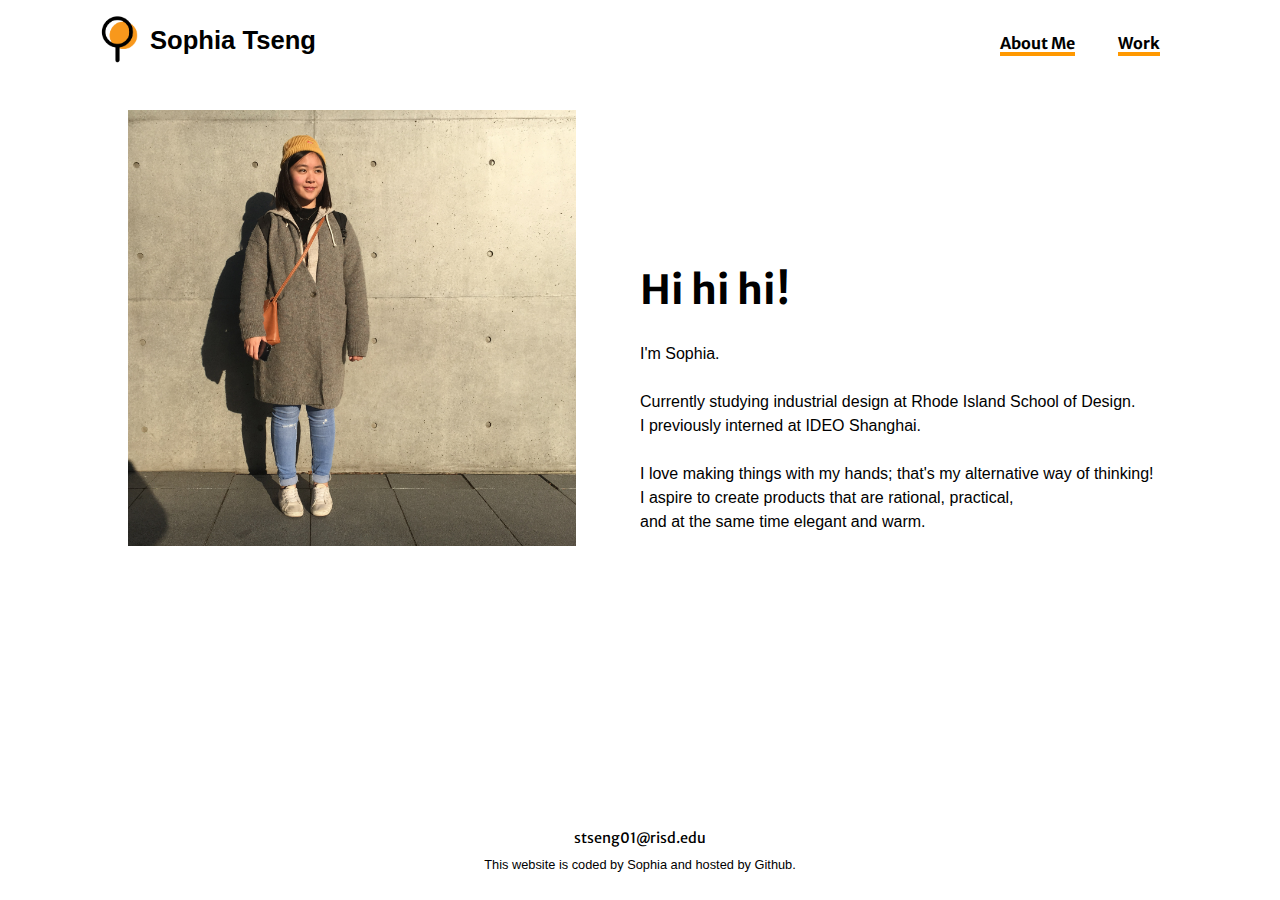
<file: About/index.html>
<!DOCTYPE html>
<html lang="en" dir="ltr">
  <head>
    <meta charset="utf-8">
    <title> Sophia Tseng </title>
    <link rel="icon" href="../icon.png">
    <link href="reset.css" rel="stylesheet" media="screen" type="text/css">
    <link rel="stylesheet" href="style.css">
    <!-- <link rel="stylesheet" media='screen and (min-width: 701px)' href="style.css"> -->
    <!-- <link rel="stylesheet" media='screen and (max-width: 700px)' href="style_mobile.css"> -->
    <!-- <script src="../jquery.js"></script> -->
  </head>
  <body>
    <!---
       NAV BAR
    -->
    <header class="nav-down">
        <a href="../index.html#sec2"><img class="Logo" width="40px"src="../logooo.png"><p class="Home">Sophia Tseng</p></a>
        <div class="nav-right">
        <a class=" nav About" href="index.html">About Me</a>
        <a class=" nav Works" href="../index.html#sec2">Work</a>
        <!-- <a class=" nav Experience" href="../Experience/index.html">Experience</a> -->
        </div>
        </header>
        <p class="nav-blank"></p>






      <img class="ph-sophia" src="Sophia.jpg" width="35%">

      <div class="about-container">
      <h1>Hi hi hi!</h1>
      <p class="p-blank"></p>
      <p class="p-blank"></p>
      <p> I'm Sophia.<br><br>
          Currently studying industrial design at Rhode Island School of Design.<br>
          I previously interned at IDEO Shanghai.<br><br>
          I love making things with my hands; that's my alternative way of thinking!<br>
          I aspire to create products that are rational, practical,<br>
          and at the same time elegant and warm.
      </p>
      </div>



      <div class="footer">
      <p class="p-bottom">
       <a class="email" href="mailto:stseng01@risd.edu">stseng01@risd.edu</a>
      </p>
      <p class="footer-blank"></p>
      <p class="p-bottom2">
      This website is coded by Sophia and hosted by Github.</p>
      </div>


    <!-- <script src="script.js"></script> -->
  </body>
</html>
</file>
<file: Works/Bama/index.html>
<!DOCTYPE html>
<html lang="en" dir="ltr">
  <head>
    <meta charset="utf-8">
    <meta name="viewport" content="width=device-width">
    <link rel="icon" href="../../icon.png">
    <title> Bama Bike </title>
    <link href="reset.css" rel="stylesheet" media="screen" type="text/css">
    <link rel="stylesheet" href="style.css">
    <!-- <link rel="stylesheet" media='screen and (max-width: 700px)' href="style_mobile.css"> -->
    <script src="../../jquery.js"></script>
    <script src="../../zepto.js"></script>
  </head>
  <body>


<div id="load">
        <img class="ph-load" src="../../load.gif" width="100%">
</div>

<div id="contents">


  <header class="nav-down">
      <a href="../../index.html#sec2"><img class="Logo" width="40px"src="../../logooo.png"><p class="Home">Sophia Tseng</p></a>
      <div class="nav-right">
      <a class="nav About" href="../../About/index.html">About Me</a>
      <a class="nav Works" href="../../index.html#sec2">Work</a>
      <!-- <a class="nav Experience" href="../Experience/index.html">Experience</a> -->
      </div>
      </header>
      <p class="nav-blank"></p>





    <p class="blank"></p>
    <h1>Bama Bike</h1>
    <p class="p-blank"></p>
    <!-- <h3>Industrial Design / 2018</h3> -->
    <p class="p-blank"></p>
    <img class="ph-70" src="images/low-cover1.jpg" width="70%">
    <p class="p-blank"></p>
    <img class="ph-70" src="images/low-cover2.jpg" width="70%">
    <p class="blank"></p>
    <p class="p-blank"></p>

    <h2>Parents are also Kids’ Bikes Users</h2>
      <p class="p-blank"></p>
      <p class="p-about">
        Kids' pleasure shouldn't be built upon parents' hustle and tiredness. Bama bike provides new ways for parents to carry a bike, it's also designed with lots of care on the safety aspect.</p>
      <p class="blank"></p>
      <p class="blank"></p>

      <img class="ph-icon" src="images/low-icon.jpg" width="3%">
      <p class="p-blank"></p>
    <h3>If you don't know what Balance Bikes are:</h3>
      <p class="p-blank"></p>
      <p class="p-balance">
        A balance bike is a training bike that helps children learn balance and steering. It has no foot pedals and no gears; it only moves when the rider scoots. A balance bike must be small enough for the rider, usually kids age 1.5 to 6 years, to be able to put both feet flat on the ground. Essentially, it’s a mini dandy horse for kids. </p>
      <p class="blank"></p>
      <p class="blank"></p>
      <p class="p-blank"></p>


    <h2>Insight</h2>
      <p class="p-blank"></p>
      <p class="p-insight">
        At first, we focused a lot on the bike itself, but after our field research, we realized that from preparing for going out, carrying the bike, looking after kids’ safety, etc. Parents are the hidden user of a balance bike.</p>
        <p class="p-blank"></p>
        <p class="p-blank"></p>
      <img class="ph-80" src="images/insight1.jpg" width="80%">
      <p class="p-blank"></p>
      <img class="ph-100 lazy" data-src="images/low-insight2.jpg" width="100%">
      <p class="blank"></p>
      <p class="blank"></p>
      <p class="blank"></p>


    <h2>Transport the Bike However You Want!</h2>
      <p class="p-blank"></p>
      <p class="p-blank"></p>
      <p class="p-outcome p-carry">
        Parents are often the ones who carry the bike around since the kids are so small and barely have muscle strength. However,  in order to accomodate to the size and height of a regular balance bike, parents often have to walk at a weird position to hold onto the handle.</p>
        <p class="p-blank"></p>
        <p class="p-blank"></p>

    <img class="ph-80 ph-carry lazy" data-src="images/low-carry1.jpg" width="80%">
    <img class="ph-80 ph-carry2 lazy" data-src="images/low-carry2.jpg" width="80%">
      <p class="blank"></p>
      <p class="p-blank"></p>
      <p class="p-blank"></p>

    <h2>We Didn’t Forget the Kids!</h2>
      <p class="p-blank"></p>
      <img class="ph-model ph-80 lazy" data-src="images/low-detail.jpg" width="80%">
      <p class="p-blank"></p>
      <p class="blank"></p>
      <p class="p-blank"></p>


      <p class="blank"></p>
      <h2>Process</h2>
      <p class="p-blank"></p>
      <p class="p-blank"></p>
      <img class="ph-70 lazy" data-src="images/low-process1.jpg" width="70%">
      <p class="blank"></p>
      <p class="blank"></p>
      <img class="ph-70 lazy" data-src="images/low-process2.jpg" width="70%">
      <p class="blank"></p>
      <p class="blank"></p>

      <h3>After...</h3>
      <p class="p-blank"></p>
      <p class="p-test">
        We brought our bike to a park, and invited families to try out our design. Someone said that the pull-out handle doesn’t look stirdy. Kids loved it, and some parents asked if this would be on the market! To me, being able to gain feedback from actual users is very encouraging. I am glad we strived to make the model work!</p>
      <p class="p-blank"></p>
      <p class="p-blank"></p>
      <p class="p-blank"></p>
      <p class="p-blank"></p>

      <img class="ph-70 lazy" data-src="images/low-end1.jpg" width="70%">
      <p class="p-blank"></p>
      <img class="ph-70 lazy" data-src="images/low-end2.jpg" width="70%">
      <p class="p-blank"></p>
      <img class="ph-70 lazy" data-src="images/low-end3.jpg" width="70%">

      <p class="p-blank"></p>
      <p class="p-blank"></p>
    <p class="p-award">Bama Bike won us a First Prize at the ID annual exhibition!</p>
    <p class="blank"></p>
    <p class="blank"></p>
    <h2>The Team</h2>
        <p class="p-blank"></p>
        <div class="Team">
        <img class="ph-70 lazy" data-src="images/low-Team.jpg" width="70%">
        <p class="p-blank"></p>
        <!-- <p class="p-Team p-Team01"> Claire Hsu</p>
        <p class="p-Team p-Team02"> Sophia Tseng</p> -->
        <p class="p-Team"> Claire Hsu &nbsp;&nbsp;&&nbsp;&nbsp; Sophia Tseng</p>

        </div>
        <p class="blank"></p>
        <p class="blank"></p>
        <h3> Thank you for viewing!</h3>
        <p class="blank"></p>
        <h5><a href="#contents">Back to Top</a></h5>
        <p class="blank"></p>
        <p class="blank"></p>




</div>

<script>
document.onreadystatechange = function () {
  var state = document.readyState
  if (state == 'interactive') {
       document.getElementById('contents').style.visibility="hidden";
  } else if (state == 'complete') {
      setTimeout(function(){
         document.getElementById('interactive');
         document.getElementById('load').style.visibility="hidden";
         document.getElementById('contents').style.visibility="visible";
      },1000);
  }
}
</script>
<script src="../../nav.js"></script>
<script type="text/javascript" src="../../jquery.lazy.min.js"></script>
<script src="../../lazyscript.js"></script>

  </body>
</html>
</file>
<file: Works/Exhibit/index.html>
<!DOCTYPE html>
<html lang="en" dir="ltr">
  <head>
    <meta charset="utf-8">
    <meta name="viewport" content="width=device-width">
    <link rel="icon" href="../../icon.png">
    <title> Exhibit Design </title>
    <link href="reset.css" rel="stylesheet" media="screen" type="text/css">
    <link rel="stylesheet"  href="style.css">
    <!-- <link rel="stylesheet" media='screen and (max-width: 700px)' href="style_mobile.css"> -->
    <script src="../../jquery.js"></script>
    <script src="../../zepto.js"></script>
  </head>
  <body>
    <div id="load">
          <img class="ph-load" src="../../load.gif" width="100%">
    </div>
    <div class="container">
    <div id="contents">


      <header class="nav-down">
          <a href="../../index.html#sec2"><img class="Logo" width="40px"src="../../logooo.png"><p class="Home">Sophia Tseng</p></a>
          <div class="nav-right">
            <a class="nav About" href="../../About/index.html">About Me</a>
            <a class="nav Works" href="../../index.html#sec2">Work</a>
            <!-- <a class="nav Experience" href="../Experience/index.html">Experience</a> -->
          </div>
          </header>
          <p class="nav-blank"></p>



    <p class="blank"></p>
    <h1>塑膠帶 Reuse Plastic Bags</h1>
    <p class="p-blank"></p>
    <h3>Exhibit Design / 2018</h3>
    <p class="blank"></p>
    <p class="blank"></p>
    <p class="p-about">Inspired by the simPLASTIC project, three of my friends and I decided to curate an exhibition to promote reuse of plastic bags. This is an experience-focused project, and we created everything from scratch!</p>
    <p class="blank"></p>
    <img class="ph-60" src="images/cover.jpg" width="60%">
    <!-- <h2>About Project</h2> -->
      <p class="blank"></p>
      <p class="blank"></p>

<!-- video -->
    <!-- <h2>Directory</h2>
    <p class="p-blank"></p>
    <a href="#1"><img class="ph-Directory ph-Directory01" src="images/Directory01.png" width="12%"></a>
    <a href="#2"><img class="ph-Directory ph-Directory02" src="images/Directory02.png" width="12%"></a>
    <a href="#3"><img class="ph-Directory ph-Directory03" src="images/Directory03.png" width="12%"></a>
    <p class="blank"></p>
    <p class="blank"></p>
    <p class="blank"></p>
    <p class="blank"></p>
    <p class="blank"></p>
    <p class="blank"></p>
    <p class="blank"></p>
    <p id="1" class="p-blank"></p> -->


    <h2>Exhibition Flow</h2>
          <p class="p-blank"></p>
          <p class="p-blank"></p>
          <img class="ph-80" src="images/flow.jpg" width="80%">
          <p class="p-ExhibitionFlow"> &hercon; The stairs represent the high and low of the viewers' experience, not the actual interior &hercon;</p>
          <p class="blank"></p>
          <p class="blank"></p>


    <h2>Content</h2>
        <p class="p-blank"></p>
        <p class="p-blank"></p>
        <img class="ph-90" src="images/content1.jpg" width="90%">
        <p class="blank"></p>
        <p class="blank"></p>
        <img class="ph-90" src="images/content2.jpg" width="90%">
        <p class="blank"></p>
        <p class="blank"></p>
        <img class="ph-90" src="images/content3.jpg" width="90%">
        <p class="blank"></p>
        <p class="blank"></p>
        <img class="ph-90" src="images/content4.jpg" width="90%">
        <p class="blank"></p>
        <p class="blank"></p>
        <img class="ph-90" src="images/content5.jpg" width="90%">
        <p class="blank"></p>
        <p class="blank"></p>
        <img class="ph-90" src="images/content6.jpg" width="90%">
        <p class="blank"></p>
        <p class="blank"></p>
        <p class="blank"></p>

          <!-- <p class="blank"></p>
          <div class="Content01">
          <img class="ph-Content01 lazy" data-src="images/Content01.png" width="100%">
          <h4 class="h4-Content01">01.</h4>
          <h3 class="h3-Content01">Use Plastic Bags Widely!</h3>
          <p class="p-Content01">Our slogan “Use Plastic Bags Widely” seems like the opposite of what we have always been told. This triggers a question mark and brings up people’s curiosity, attracting them to come see our exhibition.</p>
          </div>
          <p class="blank"></p>
          <p class="blank"></p>

          <div class="Content02">
          <img class="ph-Content02 lazy" data-src="images/Content02.png" width="100%">
          <h4 class="h4-Content02">02.</h4>
          <h3 class="h3-Content02">Paper versus Plastic</h3>
          <p class="p-Content02">Most people think paper bags are more environmental friendly, but is that true? From material processing to product distribution, through visualizing the manufature process of paper bags and plastic bags, we explain why we promote plastic bags.</p>
          </div>
          <p class="blank"></p>
          <p class="blank"></p>

          <div class="Content03">
          <img class="ph-Content03 lazy" data-src="images/Content03.png" width="100%">
          <h4 class="h4-Content03">03.</h4>
          <h3 class="h3-Content03">Notorious Plastic Bags</h3>
          <p class="p-Content03">But... the use of plastic bags are currently restricted for a reason. The 7 billion population consumes 5474 billion plastic bags each year, and these non-degradable plastic bags will forever lie on our planet.</p>
          </div>
          <p class="blank"></p>
          <p class="blank"></p>

          <div class="Content04">
          <img class="ph-Content04 lazy" data-src="images/Content04.png" width="100%">
          <h4 class="h4-Content04">04.</h4>
          <h3 class="h3-Content04">From ‘Use’ to ‘Reuse’</h3>
          <p class="p-Content04">Remeber our slogan “You should use plastic bags widely”? What we’re trying to say is: It’s not the plastic bags themselves nor the manufacturing process that’s bad, it’s the way we utilize them (one-time use) that makes them bad. So why not reuse and make the most out of every plastic bag?</p>
          </div>
          <p class="blank"></p>
          <p class="blank"></p>

          <div class="Content05">
          <img class="ph-Content05 lazy" data-src="images/Content05.png" width="100%">
          <h4 class="h4-Content05">05.</h4>
          <h3 class="h3-Content05">Break the Stereotype</h3>
          <p class="p-Content05">People’s major concern for plastic bags are their durability and look. At the exhibition we showcased how plastic bags can hold 3 times the weight than what the same size paper bag holds. There’s also a fashion gallery with images of people pulling off their plastic bag accessories! </p>
          </div>
          <p class="blank"></p>

          <div class="Content06">
          <img class="ph-Content06 lazy" data-src="images/Content06.png" width="100%">
          <h4 class="h4-Content06">06.</h4>
          <h3 class="h3-Content06">Take Actions!</h3>
          <p class="p-Content06">The door curtain at the exit says “On your marks, get set, Go!” Walking through the curtain is like a manifesto of a new way to use plastic bags! We really hope that poeple will exercise what they saw at our exhibition and be part of the change.</p>
          </div>
          <p class="blank"></p>
          <p class="blank"></p>
          <p class="p-blank"></p> -->


    <h2>Interactive Display</h2>
        <p class="p-blank"></p>
        <h3>More Engaging and More Interesting!</h3>
        <p class="p-blank"></p>
        <p class="p-blank"></p>
        <img class="ph-90" src="images/interact.jpg" width="90%">
        <p class="p-interactive">At the end of plastic bag’s life cycle, if you choode “use”, you get a land coverred by trash;<br> if you choose “reuse”, you get a clean wholesome landscape!</p>
        <p class="blank"></p>
        <p class="blank"></p>
        <p class="blank"></p>

    <h2>Venue Design</h2>
          <p class="p-blank"></p>
          <img class="ph-70" src="images/venue1.jpg" width="70%">
          <p class="p-blank"></p>
      <h4>Goal</h4>
          <p class="p-blank"></p>
          <p class="p-Goal">Essentially, we want to make the most out of the relatively small venue that we have since there is a lot to deliver. Key principles that we bore in mind are: ‘No spoiler’ and ‘spread out the text-heavy stages’.</p>
          <p class="blank"></p>
          <p class="blank"></p>
          <p class="blank"></p>


      <h4>The Thinking</h4>
          <p class="p-blank"></p>
          <p class="p-blank"></p>
          <img class="ph-70" src="images/venue2.jpg" width="70%">
          <p class="blank"></p>
          <p class="blank"></p>
          <p class="blank"></p>


      <h4>No Spoiler</h4>
          <p class="p-blank"></p>
          <p class="p-blank"></p>
          <p class="p-NoSpoiler">We designed the venue to be a route, so viewers will see the contents in the designed sequence. To prevent Spoilers, the arrangement of every single display has been carefully thought out.</p>
          <p class="p-blank"></p>
          <img class="ph-50" src="images/venue3.jpg" width="50%">
          <p class="blank"></p>
          <p class="blank"></p>
          <p class="blank"></p>

    <h2 class="h-Visit">Over 100 people visited within 2 days!!</h2>
          <p class="blank"></p>
          <img class="ph-90" src="images/visit1.jpg" width="90%">
          <p class="blank"></p>
          <p class="blank"></p>
          <p class="blank"></p>

    <h2>Feedback</h2>
          <p class="blank"></p>
          <img class="ph-60" src="images/visit2.jpg" width="60%">
          <p class="blank"></p>
          <p class="blank"></p>
          <p class="p-blank"></p>
<!--
    <h2>Reflect</h2>
          <p class="p-blank"></p>
          <p class="p-blank"></p>
          <p class="p-Reflect">We designed the venue to be a route than an open space, so viewers will naturally see the contents in the designed sequence. To prevent Spoilers, the arrangement of every single display has been carefully thought out.</p>
          <p class="p-blank"></p> -->

    <h2>Preparation</h2>
        <p class="p-blank"></p>
        <p class="p-blank"></p>
        <img class="ph-90" src="images/construct.jpg" width="90%">
        <p class="blank"></p>
        <p class="p-blank"></p>

        <iframe class="video" width="1120" height="630" src="https://www.youtube.com/embed/_pOqTfuFyCw" frameborder="0" allow="accelerometer; autoplay; encrypted-media; gyroscope; picture-in-picture" allowfullscreen></iframe>
        <p class="blank"></p>
        <p class="blank"></p>
        <p class="p-blank"></p>
    <h2>The Team</h2>
        <p class="p-blank"></p>
        <p class="p-blank"></p>
        <div class="Team">
        <img class="ph-70" src="images/teamm.jpg" width="70%">
        <p class="p-blank"></p>
        <p class="p-Team p-Team01"> Andy Cheng</p>
        <p class="p-Team p-Team02"> Sophia Tseng</p>
        <p class="p-Team p-Team03"> Sophia Chou</p>
        <p class="p-Team p-Team04"> Darren Lee</p>
        </div>
        <p class="blank"></p>
        <p class="blank"></p>
        <p class="blank"></p>
        <h3> Thank you for viewing!</h3>
        <p class="blank"></p>
        <h5><a href="#contents">Back to Top</a></h5>
        <p class="blank"></p>
        <p class="blank"></p>



</div>
</div>

<script>
document.onreadystatechange = function () {
  var state = document.readyState
  if (state == 'interactive') {
       document.getElementById('contents').style.visibility="hidden";
  } else if (state == 'complete') {
      setTimeout(function(){
         document.getElementById('interactive');
         document.getElementById('load').style.visibility="hidden";
         document.getElementById('contents').style.visibility="visible";
      },1000);
  }
}
</script>
<script src="../../nav.js"></script>
<script type="text/javascript" src="../../jquery.lazy.min.js"></script>
<script src="../../lazyscript.js"></script>

  </body>
</html>
</file>
<file: Works/Torii/index.html>
<!DOCTYPE html>
<html lang="en" dir="ltr">
  <head>
    <meta charset="utf-8">
    <meta name="viewport" content="width=device-width">
    <link rel="icon" href="../../icon.png">
    <title> Torii </title>
    <link href="reset.css" rel="stylesheet" media="screen" type="text/css">
    <link rel="stylesheet" href="style.css">
    <!-- <link rel="stylesheet" media='screen and (min-width: 701px)' href="style.css">
    <link rel="stylesheet" media='screen and (max-width: 700px)' href="style_mobile.css"> -->
    <script src="../../jquery.js"></script>
    <script src="../../zepto.js"></script>
  </head>
  <body>


    <div id="load">
          <img class="ph-load" src="../../load.gif" width="100%">
    </div>
    <div id="contents">

      <header class="nav-down">
          <a href="../../index.html#sec2"><img class="Logo" width="40px"src="../../logooo.png"><p class="Home">Sophia Tseng</p></a>
          <div class="nav-right">
            <a class="nav About" href="../../About/index.html">About Me</a>
            <a class="nav Works" href="../../index.html#sec2">Work</a>
            <!-- <a class="nav Experience" href="../Experience/index.html">Experience</a> -->
          </div>
          </header>
          <p class="nav-blank"></p>



    <h1>Torii</h1>
    <p class="p-blank"></p>
    <h3>Furniture Design / 2019</h3>
    <p class="blank"></p>
    <p class="p-about">
      A Japanese temple inspired table for the home. Torii is made of both light and dark colored wood that add contrast and character to the furniture.
      This was a solid wood frame construction project, aiming to see how form and structure can complement one another.
    </p>
    <p class="blank"></p>
    <img class="ph-60" src="images/front.jpg" width="60%">
    <p class="blank"></p>
    <p class="p-blank"></p>
      <img class="ph-60 lazy" data-src="images/full.jpg" width="60%">
      <p class="p-blank"></p>
        <p class="blank"></p>
      <img class="ph-d1" src="images/detail1.jpg" width="40%">
      <p class="p-edge"> Torii has both angular and rounded edges<br> to give it some playfulness.</p>
      <img class="ph-d2 lazy" data-src="images/detail2.jpg" width="40%">
      <p class="p-support"> All pieces running on the X and Y axis<br>gives Torii more structural strength.</p>

      <p class="blank"></p>
      <img class="ph-80" src="images/process.jpg" width="80%">
      <p class="blank"></p>
      <p class="p-blank"></p>
      <img class="ph-80 lazy" data-src="images/construction1.jpg" width="80%">
      <img class="ph-80 lazy" data-src="images/construction2.jpg" width="80%">
      <img class="ph-80 lazy" data-src="images/construction3.jpg" width="80%">
      <p class="blank"></p>
      <p class="blank"></p>
      <p class="p-blank"></p>
      <!-- <img class="ph-end1" src="images/fullbright.jpg" width="50%">
      <img class="ph-end2" src="images/detail1bright.jpg" width="35%"> -->
      <img class="ph-60" src="images/torii.jpg" width="60%">
      <p class="blank"></p>
      <img class="ph-60" src="images/scene.jpg" width="60%">
      <p class="blank"></p>
      <p class="blank"></p>
      <p class="p-blank"></p>
      <h4> Thank you for viewing!</h4>
      <p class="p-blank"></p>
      <p class="p-blank"></p>
      <h5><a href="#contents">Back to Top</a></h5>
      <p class="blank"></p>
      <p class="p-blank"></p>

    </div>

<script>
document.onreadystatechange = function () {
var state = document.readyState
if (state == 'interactive') {
     document.getElementById('contents').style.visibility="hidden";
} else if (state == 'complete') {
    setTimeout(function(){
       document.getElementById('interactive');
       document.getElementById('load').style.visibility="hidden";
       document.getElementById('contents').style.visibility="visible";
    },1000);
}
}
</script>
<script src="../../nav.js"></script>
<script type="text/javascript" src="../../jquery.lazy.min.js"></script>
<script src="../../lazyscript.js"></script>

  </body>
</html>
</file>
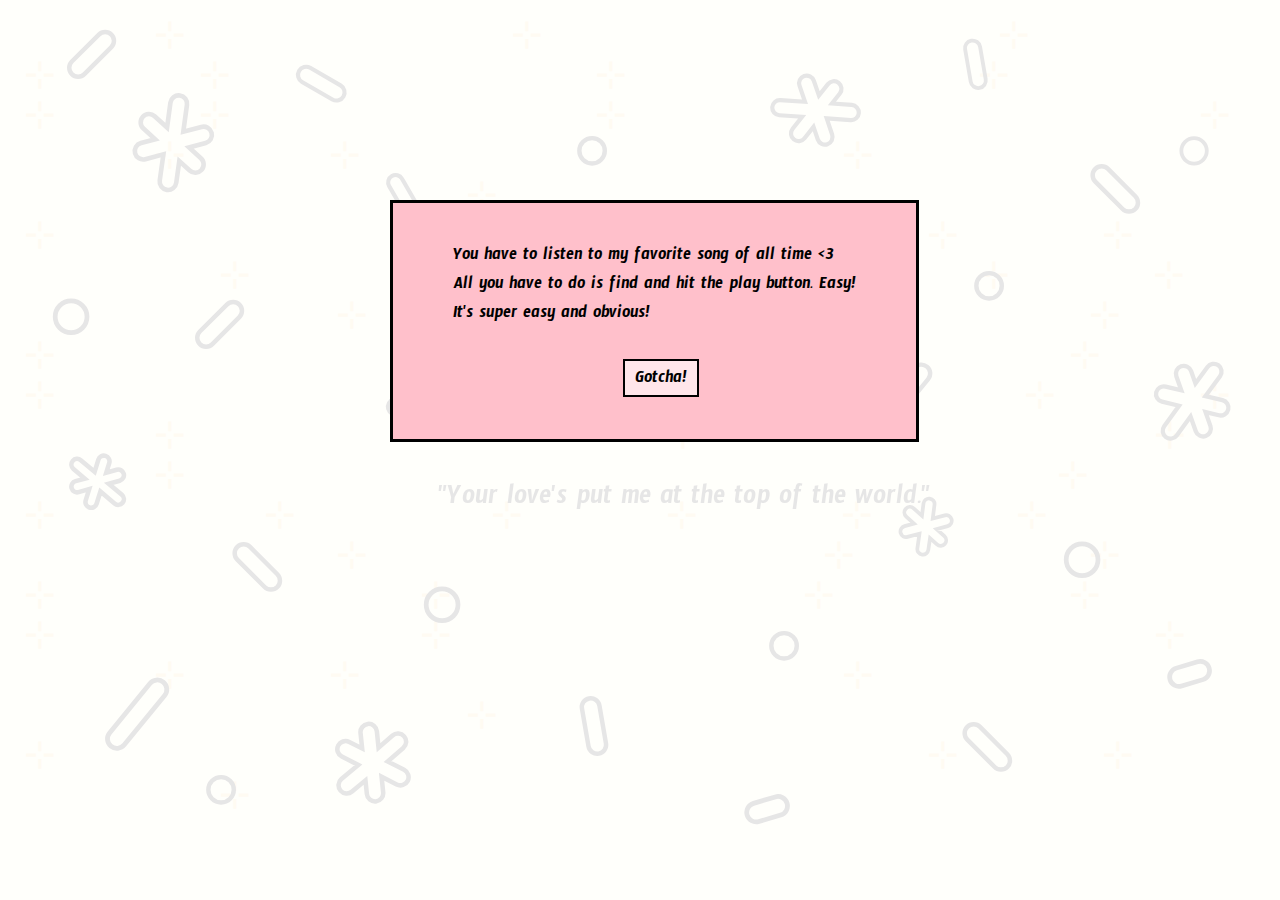
<file: Works/Web/Lyrics/index.html>
<!DOCTYPE html>
<html>
<head>
  <meta charset="utf-8">
  <meta name="viewport" content="width=device-width">
  <title>Top of the World</title>
  <link rel="stylesheet" media='screen and (min-width: 701px)' href="style.css">
  <link rel="stylesheet" media='screen and (max-width: 700px)' href="style_mobile.css">

</head>
<body>
  <!-- CENTER ELEMENTS -->
  <div class="mobile_bg_img">
    <img class="mobile_bg"src="shapes/sketch_mobile.png">
  </div>
  <div id="hide">
        <div class="instruction">
            You have to listen to my favorite song of all time <3<br>
            All you have to do is find and hit the play button. Easy!<br>
            It's super easy and obvious!<br>
            <br>
            <a id="yes"> Gotcha!</a>
        </div>
        <div class="instruction_mobile">
            Find and hit the play button to listen to my all time favorite song &sung; &sung; &sung; <br>
            It's super easy and obvious!<br>
            <br>
            <a id="yess"> Gotcha!</a>
        </div>
        <div class="curtain">
        </div>
  </div>

  <div class="block">
<!--
    <p class="lyrics">
    Such a feelin's comin' over me,  
    There is wonder in 'most ev'ry thing I see,
     Not a cloud in the sky, got the sun in my eyes,
     And I won't be surprised if it's a dream  .
    &hercon;
    Everything I want the world to be ,
    Is now comin' true especially for me ,
    And the reason is clear, it's because you are here ,
    You're the nearest thing to heaven that I've seen.
    &hercon;
     I'm on the top of the world lookin' down on creation ,
    And the only explanation I can find ,
    Is the love that I've found ever since you've been around,
     Your love's put me at the top of the world.
    &hercon;
    Somethin' in the wind has learned my name ,
    And it's tellin' me that things are not the same,
     In the leaves on the trees and the touch of the breeze ,
    There's a pleasin' sense of happiness for me  .
    &hercon;
    There is only one wish on my mind ,
    When this day is through I hope that I will find ,
    That tomorrow will be just the same for you and me ,
    All I need will be mine if you are here  .
    &hercon;
    I'm on the top of the world lookin' down on creation ,
    And the only explanation I can find ,
    Is the love that I've found ever since you've been around,
    Your love's put me at the top of the world.
    &hercon;
    I'm on the top of the world lookin' down on creation ,
    And the only explanation I can find ,
    Is the love that I've found ever since you've been around,
    Your love's put me at the top of the world.
    </p>
-->
      <p class="cross">
        &nbsp&nbsp&nbsp&nbsp&nbsp&nbsp&nbsp&nbsp&nbsp &hercon; &nbsp&nbsp&nbsp&nbsp&nbsp&nbsp&nbsp&nbsp&nbsp&nbsp&nbsp&nbsp&nbsp&nbsp&nbsp&nbsp&nbsp&nbsp&nbsp&nbsp&nbsp&nbsp&nbsp &hercon; &nbsp&nbsp&nbsp&nbsp&nbsp&nbsp&nbsp&nbsp&nbsp&nbsp&nbsp&nbsp&nbsp&nbsp&nbsp&nbsp&nbsp&nbsp&nbsp&nbsp&nbsp&nbsp&nbsp&nbsp&nbsp&nbsp&nbsp&nbsp&nbsp&nbsp&nbsp&nbsp&nbsp &hercon; &nbsp&nbsp&nbsp&nbsp&nbsp&nbsp&nbsp&nbsp&nbsp&nbsp&nbsp&nbsp&nbsp&nbsp&nbsp&nbsp &hercon;
        &nbsp&nbsp&nbsp&nbsp&nbsp&nbsp&nbsp&nbsp&nbsp &hercon; &nbsp&nbsp&nbsp&nbsp&nbsp&nbsp&nbsp&nbsp&nbsp&nbsp&nbsp&nbsp&nbsp&nbsp&nbsp&nbsp&nbsp&nbsp&nbsp&nbsp&nbsp&nbsp&nbsp&nbsp&nbsp&nbsp &hercon; &nbsp&nbsp&nbsp&nbsp&nbsp&nbsp&nbsp&nbsp&nbsp&nbsp&nbsp&nbsp&nbsp&nbsp&nbsp&nbsp&nbsp&nbsp&nbsp&nbsp&nbsp&nbsp&nbsp&nbsp&nbsp &hercon; &nbsp&nbsp&nbsp&nbsp&nbsp&nbsp&nbsp&nbsp&nbsp&nbsp&nbsp&nbsp&nbsp&nbsp&nbsp&nbsp &hercon;
        &nbsp&nbsp&nbsp&nbsp&nbsp&nbsp&nbsp&nbsp&nbsp &hercon; &nbsp&nbsp&nbsp&nbsp&nbsp&nbsp&nbsp&nbsp&nbsp&nbsp&nbsp&nbsp&nbsp&nbsp&nbsp&nbsp&nbsp&nbsp&nbsp&nbsp&nbsp&nbsp&nbsp&nbsp&nbsp&nbsp &hercon;&nbsp&nbsp&nbsp&nbsp&nbsp&nbsp&nbsp&nbsp&nbsp &nbsp&nbsp&nbsp&nbsp&nbsp&nbsp&nbsp&nbsp&nbsp&nbsp&nbsp&nbsp&nbsp&nbsp&nbsp&nbsp&nbsp&nbsp&nbsp&nbsp&nbsp&nbsp&nbsp&nbsp&nbsp&nbsp&nbsp&nbsp&nbsp&nbsp&nbsp&nbsp&nbsp &hercon; &nbsp&nbsp&nbsp&nbsp&nbsp&nbsp&nbsp&nbsp&nbsp &hercon;
        &nbsp&nbsp&nbsp&nbsp&nbsp&nbsp&nbsp&nbsp&nbsp &hercon; &nbsp&nbsp&nbsp&nbsp&nbsp&nbsp&nbsp&nbsp&nbsp&nbsp&nbsp&nbsp&nbsp&nbsp&nbsp&nbsp&nbsp&nbsp&nbsp&nbsp&nbsp&nbsp&nbsp&nbsp&nbsp&nbsp&nbsp&nbsp&nbsp&nbsp&nbsp&nbsp&nbsp&nbsp&nbsp &hercon; &nbsp&nbsp&nbsp&nbsp&nbsp&nbsp&nbsp&nbsp&nbsp&nbsp&nbsp&nbsp&nbsp&nbsp&nbsp&nbsp&nbsp&nbsp&nbsp&nbsp&nbsp&nbsp&nbsp&nbsp&nbsp&nbsp&nbsp&nbsp&nbsp&nbsp&nbsp&nbsp&nbsp &hercon; &nbsp&nbsp&nbsp&nbsp&nbsp&nbsp&nbsp&nbsp&nbsp &hercon;&nbsp&nbsp&nbsp&nbsp&nbsp&nbsp&nbsp&nbsp&nbsp&nbsp&nbsp&nbsp&nbsp&nbsp&nbsp&nbsp&nbsp&nbsp&nbsp&nbsp&nbsp&nbsp&nbsp&nbsp&nbsp&nbsp&nbsp&nbsp&nbsp&nbsp&nbsp&nbsp&nbsp&nbsp&nbsp&nbsp&nbsp&nbsp&nbsp&nbsp&nbsp&nbsp&nbsp&nbsp&nbsp&nbsp&nbsp&nbsp&nbsp&nbsp&nbsp&nbsp&nbsp&nbsp&nbsp&nbsp&nbsp&nbsp&nbsp&nbsp&nbsp&nbsp&nbsp&nbsp&nbsp&nbsp &hercon; &nbsp&nbsp&nbsp&nbsp&nbsp&nbsp&nbsp&nbsp&nbsp &hercon; &nbsp&nbsp&nbsp&nbsp&nbsp&nbsp&nbsp&nbsp&nbsp&nbsp&nbsp&nbsp&nbsp&nbsp &hercon;
        &nbsp&nbsp&nbsp&nbsp&nbsp&nbsp&nbsp&nbsp&nbsp&nbsp&nbsp&nbsp&nbsp&nbsp&nbsp&nbsp&nbsp&nbsp&nbsp&nbsp&nbsp&nbsp&nbsp&nbsp&nbsp&nbsp&nbsp &hercon; &nbsp&nbsp&nbsp&nbsp&nbsp&nbsp&nbsp&nbsp&nbsp &hercon; &nbsp&nbsp&nbsp&nbsp&nbsp&nbsp&nbsp&nbsp&nbsp &hercon;

        &nbsp&nbsp&nbsp&nbsp&nbsp&nbsp&nbsp&nbsp&nbsp &hercon; &nbsp&nbsp&nbsp&nbsp&nbsp&nbsp&nbsp&nbsp&nbsp&nbsp&nbsp&nbsp&nbsp&nbsp&nbsp&nbsp&nbsp&nbsp&nbsp&nbsp&nbsp&nbsp&nbsp &hercon; &nbsp&nbsp&nbsp&nbsp&nbsp&nbsp&nbsp&nbsp&nbsp&nbsp&nbsp&nbsp&nbsp&nbsp&nbsp&nbsp&nbsp&nbsp&nbsp&nbsp&nbsp&nbsp&nbsp&nbsp&nbsp&nbsp&nbsp&nbsp&nbsp&nbsp&nbsp&nbsp&nbsp &hercon; &nbsp&nbsp&nbsp&nbsp&nbsp&nbsp&nbsp&nbsp&nbsp&nbsp&nbsp&nbsp&nbsp&nbsp&nbsp&nbsp &hercon;
        &nbsp&nbsp&nbsp&nbsp&nbsp&nbsp&nbsp&nbsp&nbsp &hercon; &nbsp&nbsp&nbsp&nbsp&nbsp&nbsp&nbsp&nbsp&nbsp&nbsp&nbsp&nbsp&nbsp&nbsp&nbsp&nbsp&nbsp&nbsp&nbsp&nbsp&nbsp&nbsp&nbsp&nbsp&nbsp&nbsp &hercon; &nbsp&nbsp&nbsp&nbsp&nbsp&nbsp&nbsp&nbsp&nbsp&nbsp&nbsp&nbsp&nbsp&nbsp&nbsp&nbsp&nbsp&nbsp&nbsp&nbsp&nbsp&nbsp&nbsp&nbsp&nbsp &hercon; &nbsp&nbsp&nbsp&nbsp&nbsp&nbsp&nbsp&nbsp&nbsp&nbsp&nbsp&nbsp&nbsp&nbsp&nbsp&nbsp &hercon;
        &nbsp&nbsp&nbsp&nbsp&nbsp&nbsp&nbsp&nbsp&nbsp &hercon; &nbsp&nbsp&nbsp&nbsp&nbsp&nbsp&nbsp&nbsp&nbsp&nbsp&nbsp&nbsp&nbsp&nbsp&nbsp&nbsp&nbsp&nbsp&nbsp&nbsp&nbsp&nbsp&nbsp&nbsp&nbsp&nbsp &hercon;&nbsp&nbsp&nbsp&nbsp&nbsp&nbsp&nbsp&nbsp&nbsp &nbsp&nbsp&nbsp&nbsp&nbsp&nbsp&nbsp&nbsp&nbsp&nbsp&nbsp&nbsp&nbsp&nbsp&nbsp&nbsp&nbsp&nbsp&nbsp&nbsp&nbsp&nbsp&nbsp&nbsp&nbsp&nbsp&nbsp&nbsp&nbsp&nbsp&nbsp&nbsp&nbsp &hercon; &nbsp&nbsp&nbsp&nbsp&nbsp&nbsp&nbsp&nbsp&nbsp &hercon;
        &nbsp&nbsp&nbsp&nbsp&nbsp&nbsp&nbsp&nbsp&nbsp &hercon; &nbsp&nbsp&nbsp&nbsp&nbsp&nbsp&nbsp&nbsp&nbsp&nbsp&nbsp&nbsp&nbsp&nbsp&nbsp&nbsp&nbsp&nbsp&nbsp&nbsp&nbsp&nbsp&nbsp&nbsp&nbsp&nbsp&nbsp&nbsp&nbsp&nbsp&nbsp&nbsp&nbsp&nbsp&nbsp &hercon; &nbsp&nbsp&nbsp&nbsp&nbsp&nbsp&nbsp&nbsp&nbsp&nbsp&nbsp&nbsp&nbsp&nbsp&nbsp&nbsp&nbsp&nbsp&nbsp&nbsp&nbsp&nbsp&nbsp&nbsp&nbsp&nbsp&nbsp&nbsp&nbsp&nbsp&nbsp&nbsp&nbsp &hercon; &nbsp&nbsp&nbsp&nbsp&nbsp&nbsp&nbsp&nbsp&nbsp &hercon;&nbsp&nbsp&nbsp&nbsp&nbsp&nbsp&nbsp&nbsp&nbsp&nbsp&nbsp&nbsp&nbsp&nbsp&nbsp&nbsp&nbsp&nbsp&nbsp&nbsp&nbsp&nbsp&nbsp&nbsp&nbsp&nbsp&nbsp&nbsp&nbsp&nbsp&nbsp&nbsp&nbsp&nbsp&nbsp&nbsp&nbsp&nbsp&nbsp&nbsp&nbsp&nbsp&nbsp&nbsp&nbsp&nbsp&nbsp&nbsp&nbsp&nbsp&nbsp&nbsp&nbsp&nbsp&nbsp&nbsp&nbsp&nbsp&nbsp&nbsp&nbsp&nbsp&nbsp&nbsp&nbsp&nbsp &hercon; &nbsp&nbsp&nbsp&nbsp&nbsp&nbsp&nbsp&nbsp&nbsp &hercon; &nbsp&nbsp&nbsp&nbsp&nbsp&nbsp&nbsp&nbsp&nbsp&nbsp&nbsp&nbsp&nbsp&nbsp &hercon;
        &nbsp&nbsp&nbsp&nbsp&nbsp&nbsp&nbsp&nbsp&nbsp&nbsp&nbsp&nbsp&nbsp &hercon; &nbsp&nbsp&nbsp&nbsp&nbsp&nbsp&nbsp&nbsp&nbsp &hercon; &nbsp&nbsp&nbsp&nbsp&nbsp&nbsp&nbsp&nbsp&nbsp &hercon;

        &nbsp&nbsp&nbsp&nbsp&nbsp&nbsp&nbsp&nbsp&nbsp &hercon; &nbsp&nbsp&nbsp&nbsp&nbsp&nbsp&nbsp&nbsp&nbsp&nbsp&nbsp&nbsp&nbsp&nbsp&nbsp&nbsp&nbsp&nbsp&nbsp&nbsp&nbsp&nbsp&nbsp &hercon; &nbsp&nbsp&nbsp&nbsp&nbsp&nbsp&nbsp&nbsp&nbsp&nbsp&nbsp&nbsp&nbsp&nbsp&nbsp&nbsp&nbsp&nbsp&nbsp&nbsp&nbsp&nbsp&nbsp&nbsp&nbsp&nbsp&nbsp&nbsp&nbsp&nbsp&nbsp&nbsp&nbsp &hercon; &nbsp&nbsp&nbsp&nbsp&nbsp&nbsp&nbsp&nbsp&nbsp&nbsp&nbsp&nbsp&nbsp&nbsp&nbsp&nbsp &hercon;
        &nbsp&nbsp&nbsp&nbsp&nbsp&nbsp&nbsp&nbsp&nbsp &hercon; &nbsp&nbsp&nbsp&nbsp&nbsp&nbsp&nbsp&nbsp&nbsp&nbsp&nbsp&nbsp&nbsp&nbsp&nbsp&nbsp&nbsp&nbsp&nbsp&nbsp&nbsp&nbsp&nbsp&nbsp&nbsp&nbsp &hercon; &nbsp&nbsp&nbsp&nbsp&nbsp&nbsp&nbsp&nbsp&nbsp&nbsp&nbsp&nbsp&nbsp&nbsp&nbsp&nbsp&nbsp&nbsp&nbsp&nbsp&nbsp&nbsp&nbsp&nbsp&nbsp &hercon; &nbsp&nbsp&nbsp&nbsp&nbsp&nbsp&nbsp&nbsp&nbsp&nbsp&nbsp&nbsp&nbsp&nbsp&nbsp&nbsp &hercon;
        &nbsp&nbsp&nbsp&nbsp&nbsp&nbsp&nbsp&nbsp&nbsp &hercon; &nbsp&nbsp&nbsp&nbsp&nbsp&nbsp&nbsp&nbsp&nbsp&nbsp&nbsp&nbsp&nbsp&nbsp&nbsp&nbsp&nbsp&nbsp&nbsp&nbsp&nbsp&nbsp&nbsp&nbsp&nbsp&nbsp &hercon;&nbsp&nbsp&nbsp&nbsp&nbsp&nbsp&nbsp&nbsp&nbsp &nbsp&nbsp&nbsp&nbsp&nbsp&nbsp&nbsp&nbsp&nbsp&nbsp&nbsp&nbsp&nbsp&nbsp&nbsp&nbsp&nbsp&nbsp&nbsp&nbsp&nbsp&nbsp&nbsp&nbsp&nbsp&nbsp&nbsp&nbsp&nbsp&nbsp&nbsp&nbsp&nbsp&nbsp&nbsp&nbsp&nbsp&nbsp&nbsp&nbsp&nbsp&nbsp&nbsp &hercon; &nbsp&nbsp&nbsp&nbsp&nbsp&nbsp&nbsp&nbsp&nbsp &hercon;
        &nbsp&nbsp&nbsp&nbsp&nbsp&nbsp&nbsp&nbsp&nbsp &hercon; &nbsp&nbsp&nbsp&nbsp&nbsp&nbsp&nbsp&nbsp&nbsp&nbsp&nbsp&nbsp&nbsp&nbsp&nbsp&nbsp&nbsp&nbsp&nbsp&nbsp&nbsp&nbsp&nbsp&nbsp&nbsp&nbsp&nbsp&nbsp&nbsp&nbsp&nbsp&nbsp&nbsp&nbsp&nbsp &hercon; &nbsp&nbsp&nbsp&nbsp&nbsp&nbsp&nbsp&nbsp&nbsp&nbsp&nbsp&nbsp&nbsp&nbsp&nbsp&nbsp&nbsp&nbsp&nbsp&nbsp&nbsp&nbsp&nbsp&nbsp&nbsp&nbsp&nbsp&nbsp&nbsp&nbsp&nbsp&nbsp&nbsp &hercon; &nbsp&nbsp&nbsp&nbsp&nbsp&nbsp&nbsp&nbsp&nbsp &hercon;&nbsp&nbsp&nbsp&nbsp&nbsp&nbsp&nbsp&nbsp&nbsp&nbsp&nbsp&nbsp&nbsp&nbsp&nbsp&nbsp&nbsp&nbsp&nbsp&nbsp&nbsp&nbsp&nbsp&nbsp&nbsp&nbsp&nbsp&nbsp&nbsp&nbsp&nbsp&nbsp&nbsp&nbsp&nbsp&nbsp&nbsp&nbsp&nbsp&nbsp&nbsp&nbsp&nbsp&nbsp&nbsp&nbsp&nbsp&nbsp&nbsp&nbsp&nbsp&nbsp&nbsp&nbsp&nbsp&nbsp&nbsp&nbsp&nbsp&nbsp&nbsp&nbsp&nbsp&nbsp&nbsp&nbsp &hercon; &nbsp&nbsp&nbsp&nbsp&nbsp&nbsp&nbsp&nbsp&nbsp &hercon; &nbsp&nbsp&nbsp&nbsp&nbsp&nbsp&nbsp&nbsp&nbsp&nbsp&nbsp&nbsp&nbsp&nbsp &hercon;
      </p>
      <!-- <div class="ugly-face">
      <svg xmlns="http://www.w3.org/2000/svg" viewBox="0 0 374.6 302.8"><path d="M236.2 101.9c-17.3-12.7-35.4-24.2-57.7-23.6 -19.9 0.5-39.2 9.2-54.1 22.2 -13.6 11.8-24.1 26.5-30.5 43.3 -6.7 17.4-11 36.4-11 55.1 0 8.7 1 17.7 4.6 25.7 3.9 8.8 9.8 16.8 16.8 23.4 6.9 6.4 14.8 11.4 23.2 15.6 10.4 5.2 20.9 10.4 32 13.8 41.4 12.5 83.6-10.5 102.3-48.3 10.7-21.6 15-47.3 11.5-71.2 -3.5-23.7-18.9-43-37.2-57.6 -4.5-3.6-10.9 2.8-6.4 6.4 14.4 11.5 27.6 25.9 32.8 43.9 5.6 19.3 3.1 41.6-3.1 60.5 -11.6 35.5-45.2 65.3-84.4 60.4 -10.5-1.3-20.7-5.1-30.2-9.5 -8.4-3.9-17-7.9-24.8-13.1 -13.9-9.3-25.7-23.6-27.7-40.6 -2-17 1.4-34.1 6.2-50.3 4.5-15.2 11.1-29.1 21.8-41 13.6-15.2 31.3-26.8 51.9-29.4 23.2-2.9 41.4 8.8 59.3 21.9C236.3 113.1 240.8 105.3 236.2 101.9L236.2 101.9z"/><path d="M135 130.7c8 0.8 15.6-0.6 23-3.8 5.3-2.3 0.7-10-4.5-7.8 -5.9 2.5-12.1 3.2-18.4 2.5C129.3 121.1 129.3 130.1 135 130.7L135 130.7z"/><path d="M224.3 162.3c5.8 0 5.8-9 0-9C218.5 153.3 218.5 162.3 224.3 162.3L224.3 162.3z"/><path d="M127.4 155.8c5.8 0 5.8-9 0-9C121.6 146.8 121.6 155.8 127.4 155.8L127.4 155.8z"/><path d="M179.8 141.4c-4.4 18.4-14.2 34.6-28.3 47.1 -3.2 2.8-0.3 7.3 3.2 7.7 17.4 1.8 34.8 0.7 52.2-0.6 5.7-0.4 5.8-9.4 0-9 -17.4 1.3-34.8 2.5-52.2 0.6 1.1 2.6 2.1 5.1 3.2 7.7 15.2-13.5 25.9-31.3 30.7-51.1C189.8 138.2 181.2 135.8 179.8 141.4L179.8 141.4z"/><path d="M144.9 222.1c1 7.4 8.1 11.3 14.6 13.4 9.2 2.9 19.5 4.9 29.2 4 16.2-1.4 31.8-12.2 33-29.5 0.4-5.8-8.6-5.8-9 0 -0.9 12.9-14.2 19.9-25.8 20.6 -6.8 0.4-13.7-0.8-20.3-2.5 -4.8-1.2-12.3-2.6-13.1-8.4C152.8 214 144.1 216.4 144.9 222.1L144.9 222.1z"/><path d="M46.8 194.4c-5.9-3.9-12.7-8.6-19.6-10.6 -6.2-1.8-9.3 2.7-10 8.3 -0.9 6.8 0.6 13.3 5.3 18.5 4.9 5.5 11.7 9.6 17.5 14.1 4 3.1 10.4 10.5 16.2 8 5-2.2 7.5-11.1 9.2-15.8 4.3-12.1 6.5-28.8-1.7-39.8 -3.9-5.4-10.7-7.6-15.4-1.8 -4.9 6.1-7.3 15.2-8.8 22.7 -1.1 5.7 7.5 8.1 8.7 2.4 1.1-5.6 2.7-11 5.3-16.1 0.2-0.5 1.4-3.4 1.9-3.4 0.4-0.1 1.8 2.4 2 2.7 1.4 2.5 2.2 5.4 2.6 8.2 0.7 5.3 0 10.9-1.2 16.1 -1.3 5.7-3.9 10.4-6.1 15.7 -0.3 0.5-0.6 1-0.9 1.5 0.6-0.4 1.2-0.9 1.9-1.3 0-0.3-3.3-2.5-3.7-2.9 -2.2-1.7-4.5-3.4-6.7-5.2 -4.5-3.5-9.7-6.7-13.6-11 -2.3-2.5-3.4-5.1-3.5-8.6 0-1.2 0.7-3.6 0.4-4.6 -0.5 0.3-1 0.5-1.5 0.8 0.6 0.2 1.1 0.5 1.7 0.7 2.3 1.7 5.5 2.7 8 4.2 2.6 1.5 5.2 3.1 7.7 4.8C47.1 205.4 51.7 197.6 46.8 194.4L46.8 194.4z"/><path d="M78.4 107.6c-12.1 1.3-25.4-7.1-31.6-17.4 -1.4-2.4-2.5-5-2.5-7.8 0-4.1 2.4-2.7 5.3-1.8 5.6 1.8 10.3 5.3 14.1 9.7 3 3.5 8.6-0.3 7.5-4.4 -1.4-5.3-4.1-13.5 0.8-17.8 5.6-4.9 8.1 2.1 7.1 7 -1.1 5.6-3.1 10.8-3.8 16.5 -0.8 6.8-0.5 13.7-0.2 20.5 0.3 5.8 9.3 5.8 9 0C83.7 101.1 84 91.2 87 80.6c2-7.1 2.6-16.1-4.2-21 -5.9-4.2-13.5-2-18.1 3.1 -6.4 7.1-4.4 17.2-2.2 25.6 2.5-1.5 5-2.9 7.5-4.4 -5.7-6.7-13.7-11.6-22.4-13.1 -3.9-0.7-7.9-0.6-10.2 3 -2.2 3.4-2.4 8.1-1.8 11.9 3 17.6 25.6 32.6 42.8 30.8C84.1 116 84.2 107 78.4 107.6L78.4 107.6z"/><path d="M146.5 42.3c5.3-13.9-7.8-28.1-21.8-28.3 -7.1-0.1-11.9 5.7-12.8 12.4 -1 7.4 2.8 14.6 7 20.5 5 7 10.1 14.4 15.7 20.9 5.5 6.3 11.6 4.4 17.8 0.3 11.2-7.4 24.8-19.1 21.7-34.3 -1.5-7.3-7.6-12.5-15.3-10.9 -8.1 1.7-14.8 8.2-19 15 -3 5 4.8 9.5 7.8 4.5 2.7-4.4 7.4-9.7 12.8-10.7 6.4-1.2 5.3 8 3.9 11.6 -1.9 5-5.7 9-9.8 12.3 -2.3 1.9-4.9 3.6-7.4 5.2 -3.6 2.4-5 2.2-7.5-1.1 -3.7-4.9-7.3-9.7-11-14.6 -3.1-4.2-6.8-8.9-7.8-14.1 -0.5-3-0.1-7.5 3.8-7.9 2.4-0.2 5.8 1.4 7.7 2.6 5.1 3.1 7.5 8.5 5.3 14.2C135.7 45.3 144.4 47.6 146.5 42.3L146.5 42.3z"/><path d="M240 53.1c1.5-6.5 2.5-13.8-2.1-19.3 -3.5-4.3-11.7-8.4-17.2-6.4 -3.8 1.3-4.6 3.5-5 7.2 -0.5 4.4-0.9 8.9-1 13.3 -0.3 8.9 0.1 17.8 1.3 26.6 0.9 6.4 5.8 8.4 11.7 6.5 7.6-2.6 15.4-6 22.7-9.5 6.4-3 12.5-7.4 15.7-13.9 2.7-5.4 3.6-13.1-1.3-17.5 -10.5-9.4-27.3-1.5-31.7 10.2 -2 5.4 6.7 7.8 8.7 2.4 1.9-5.1 12.7-11.6 16.8-5.5 2.5 3.6-2.1 9.2-4.7 11.5 -3.8 3.3-8.6 5.3-13.2 7.2 -4.6 1.9-9.1 3.8-13.7 5.7 -0.7 0.3-2.4 0.6-2.9 1.1 0.3-0.3 0.7 3.2 0.6-0.1 0-2.5-0.6-5.1-0.7-7.6 -0.8-10.8-0.4-21.6 0.9-32.3 -0.7 1.3-1.5 2.6-2.2 3.9 2.5-1.6 7.7 1.7 8.9 3.9 1.7 3 0.4 7.2-0.3 10.3C230.1 56.4 238.7 58.8 240 53.1L240 53.1z"/><path d="M306.5 112c3.1-11.9-1.1-29-16.6-27.8 -15.8 1.3-13 23-12.1 33.7 0.5 6.5 1 14 8.9 14.9 6.6 0.7 14-0.4 20.5-1.6 10.2-1.9 29.6-10.2 25.9-23.9 -2.1-7.5-10.7-8.1-17.1-7.5 -7.3 0.6-13.6 3-18.1 9 -3.5 4.7 4.4 9.1 7.8 4.5 2.6-3.5 7.6-4.4 11.7-4.6 1.9-0.1 6.7-0.9 7 2 0.2 1.9-3.2 4.7-4.5 5.7 -7.4 5.9-17.6 6.9-26.7 7.3 -1.5 0.1-5.1 0.7-5.9-0.3 -1.1-1.3-0.7-6.9-0.8-8.5 -0.3-5.2-1-10.9-0.2-16.1 0.8-4.9 4.6-7.4 8.9-4.1 4.5 3.4 3.7 10.2 2.4 14.9C296.3 115.2 305 117.6 306.5 112L306.5 112z"/><path d="M326 202.3c2.2-6 4.3-13 0.8-19 -2.8-4.9-8.9-8.1-14.4-5.8 -5.6 2.3-7.3 8.4-8.2 13.9 -1.4 8.8-2.7 17.6-4.1 26.4 -0.4 2.6 1.1 5.9 4.3 5.7 10.3-0.8 20.5-2.6 30.2-6.2 7-2.6 14.1-6.9 15.7-14.8 1.4-6.8-2.2-13.9-9.3-15.3 -9.7-1.9-15.4 6.2-22.2 11.3 -4.6 3.4-0.1 11.2 4.5 7.8 4-3 7.8-8.4 12.7-9.9 6.6-2.1 6.6 5.1 3 8.4 -3.8 3.5-9.7 4.9-14.5 6.3 -6.6 1.8-13.3 3-20.1 3.5 1.4 1.9 2.9 3.8 4.3 5.7 1.5-9.3 2.7-18.8 4.4-28.1 0.5-2.6 1.9-9.2 5.4-4.9 2.8 3.5 0.1 9.1-1.2 12.7C315.3 205.3 324 207.6 326 202.3L326 202.3z"/><path d="M207.1 127.4c7.1 0.3 13.4 2.8 19 7 4.7 3.4 9.2-4.4 4.5-7.8 -6.9-5.1-15-7.8-23.6-8.2C201.3 118.1 201.3 127.1 207.1 127.4L207.1 127.4z"/></svg>
    </div> -->
    <!--<div class="face">
      <svg xmlns="http://www.w3.org/2000/svg" viewBox="0 0 196.3 208.7"><style type="text/css">
      .st0{fill:#FFFFFF;}
      </style><path class="st0" d="M152.5 29.5c0 0-35-26-57-21s-66 13-84 82 28 91 41 100c7.8 5.4 39 19 74 8s71.9-59.8 60-121C180.5 46.5 152.5 29.5 152.5 29.5z"/><path d="M155 25.2C142 15.5 126 6.5 109.8 3.7c-14.4-2.5-30.8 2.8-44 8.5 -17.4 7.4-31.6 20-41.8 35.9C9.8 70.1 1 99 2.5 125.3c1.1 18.9 8.5 36.6 21.8 50.1 8.1 8.3 18.4 15.5 28.6 21.2 22.3 12.3 51.5 14.4 75.5 6.6 21.2-6.9 38.3-23.7 49.4-42.6 14-23.9 18.6-52 14.5-79.3 -3.3-21.9-15.9-40.5-33.6-53.6C157.5 26.8 156.3 25.9 155 25.2c-5.5-3.4-10.5 5.3-5 8.6 11.9 7.3 21.9 19.3 27.6 31.9 10.4 23.1 7.5 53.1-1.7 76.1 -7.8 19.5-22 37.6-40.7 47.6 -21.2 11.4-48.7 10.5-70.7 1.6 -9.3-3.8-18.7-10.2-26.4-16.6 -11.9-9.8-20.5-22.5-23.9-37.6 -5.3-23.6 1.4-50.3 11.7-71.6C33.9 48.5 45.9 34 62.3 24.9 73 19.1 85 15.6 96.8 13.3c9.3-1.8 19.2 1.7 27.5 5.5 7.7 3.5 15.2 7.8 22.2 12.6 1.2 0.8 2.3 1.6 3.4 2.4C155.2 37.6 160.1 29 155 25.2z"/><path d="M54.5 57.5c7.1 0.6 14.8-0.5 21.3-3.2 2.5-1 4.2-3.3 3.5-6.2 -0.6-2.4-3.7-4.5-6.2-3.5 -5.9 2.4-12.3 3.4-18.7 2.8C48.1 47 48.1 57 54.5 57.5L54.5 57.5z"/><path d="M126.5 54.5c6.1-0.4 13.1 0.9 17.5 5.5 4.4 4.7 11.5-2.4 7.1-7.1 -6.1-6.5-15.9-9-24.5-8.5C120.1 44.9 120.1 54.9 126.5 54.5L126.5 54.5z"/><path d="M97.5 68.5c0 0.3-0.2 1.5-0.1 0.8 0-0.1-0.4 2.5-0.6 3.4 -1 4.5-2.5 8.9-4.5 13.1 -2.9 6.1-6.6 11.7-11.1 16.7 -2.7 3-5.7 5.8-8.9 8.4 -1.5 1.2-3 2.4-3.5 4.3 -2 7.6 8.1 8.6 13 9 8.7 0.7 17.5 0.4 26.2 0.1 6.2-0.2 12.3-0.5 18.5-0.9 6.4-0.4 6.4-10.4 0-10 -12.5 0.8-25.2 1.4-37.8 1.1 -2.9-0.1-7-0.2-9.3-0.6 -0.8-0.1-2.3-0.8-3.1-0.7 0.3 0 0.8 0.2 1 0.6 -2.2-5.1 2 5.2 0.2 5.6 0.2 0 0.3-0.4 0.5-0.4 2.7-0.7 6.7-5.7 8.6-7.8 2.4-2.5 4.5-5.1 6.6-7.8 3.5-4.7 6.5-9.8 8.8-15.1 2.7-6.2 4.9-13 5.4-19.8C107.9 62.1 97.9 62.1 97.5 68.5L97.5 68.5z"/><path d="M63.7 148.8c4.1 15.2 25.4 17.3 38.5 17.4 9 0 18.3-1.9 25.7-7.3 6.6-4.8 15.2-15 13.4-23.8 -1.3-6.3-10.9-3.6-9.6 2.7 -0.4-1.9-0.3 0.2-0.7 1.4 -0.8 2.2-2.1 4.3-3.4 6.2 -2.1 2.9-4.8 5.2-7.9 7 -5.9 3.3-12.8 4-19.4 3.8 -5.5-0.2-10.9-1.2-16.3-2.5 -4.6-1.1-9.2-2.4-10.5-7.5C71.7 140 62 142.6 63.7 148.8L63.7 148.8z"/><path d="M46.5 82.5c6.4 0 6.4-10 0-10C40.1 72.5 40.1 82.5 46.5 82.5L46.5 82.5z"/><path d="M143.5 89.5c6.4 0 6.4-10 0-10C137.1 79.5 137.1 89.5 143.5 89.5L143.5 89.5z"/></svg>
    </div> -->
    <!-- <div class="face-move"></div> -->
<!-- <a href="lyrics.html" title="Lyrics" target="_blank" class="center"> -->
    <div class="face-heart">
      <img src="face-heart.gif" width=500px alt="heart">

              <!-- <div class="blush">
                <svg xmlns="http://www.w3.org/2000/svg" viewBox="0 0 200.1 213.6"><style type="text/css">
              	.st0{fill:#F8B4C0;}
              	.st1{fill:#010101;}
                </style><circle class="st0" cx="33.1" cy="118.7" r="25.5"/><circle class="st0" cx="166.1" cy="118.7" r="25.5"/><path class="st1" d="M156.3 27.1c-13-9.6-28.9-18.6-45-21.4 -14.2-2.5-30.4 2.8-43.4 8.4C50.6 21.5 36.4 34 26.2 49.7 12.1 71.7 3.4 100.4 4.9 126.6c1.1 18.7 8.4 36.2 21.6 49.6 8.1 8.3 18.3 15.4 28.4 21 22.1 12.2 51.1 14.3 74.9 6.5 21-6.9 38-23.6 48.9-42.3 13.9-23.7 18.5-51.7 14.4-78.7 -3.3-21.7-15.7-40.2-33.2-53.1C158.7 28.8 157.5 27.9 156.3 27.1c-4.7-2.9-9 4.5-4.3 7.3 12 7.3 22.1 19.4 27.9 32.2 10.5 23.3 7.7 53.5-1.6 76.7 -7.9 19.7-22.2 37.9-41 48.1 -21.4 11.5-49.1 10.6-71.3 1.7 -9.5-3.8-18.9-10.3-26.8-16.8 -12-9.9-20.7-22.7-24.1-37.9 -5.4-23.8 1.4-50.6 11.8-72.2C35 49.3 47.1 34.7 63.6 25.6c10.7-5.9 22.7-9.4 34.7-11.7 9.5-1.8 19.5 1.7 28.1 5.6 7.7 3.5 15.2 7.8 22.2 12.6 1.2 0.8 2.3 1.6 3.4 2.4C156.4 37.7 160.6 30.4 156.3 27.1z"/></svg>
              </div> -->

    </div>

<div onclick="pauseAudio()" type="button">
    <div class="blush">
      <svg xmlns="http://www.w3.org/2000/svg" viewBox="0 0 1920 822"><style type="text/css">
    	.st0{fill:#FF949E;}
      </style><circle class="st0" cx="809" cy="461" r="39"/><circle class="st0" cx="1080" cy="461" r="39"/></svg>
    </div>
</div>
<div onclick="playAudio()" type="button">
    <div class="your-love">
      <p> "Your love's put me at the top of the world." </p>
    </div>
    <div class="your-love-bg"></div>

    <audio id="song">
    <source src="top-of-the-world.mp3" type="audio/mpeg">
    </audio>
</div>

    <!-- <div class="blush">
            <svg xmlns="http://www.w3.org/2000/svg" viewBox="0 0 200.1 213.6"><style type="text/css">
      	.st0{fill:#F8B4C0;}
      	.st1{fill:#010101;}
      </style><circle class="st0" cx="33.1" cy="118.7" r="25.5"/><circle class="st0" cx="166.1" cy="118.7" r="25.5"/><path class="st1" d="M156.3 27.1c-13-9.6-28.9-18.6-45-21.4 -14.2-2.5-30.4 2.8-43.4 8.4C50.6 21.5 36.4 34 26.2 49.7 12.1 71.7 3.4 100.4 4.9 126.6c1.1 18.7 8.4 36.2 21.6 49.6 8.1 8.3 18.3 15.4 28.4 21 22.1 12.2 51.1 14.3 74.9 6.5 21-6.9 38-23.6 48.9-42.3 13.9-23.7 18.5-51.7 14.4-78.7 -3.3-21.7-15.7-40.2-33.2-53.1C158.7 28.8 157.5 27.9 156.3 27.1c-4.7-2.9-9 4.5-4.3 7.3 12 7.3 22.1 19.4 27.9 32.2 10.5 23.3 7.7 53.5-1.6 76.7 -7.9 19.7-22.2 37.9-41 48.1 -21.4 11.5-49.1 10.6-71.3 1.7 -9.5-3.8-18.9-10.3-26.8-16.8 -12-9.9-20.7-22.7-24.1-37.9 -5.4-23.8 1.4-50.6 11.8-72.2C35 49.3 47.1 34.7 63.6 25.6c10.7-5.9 22.7-9.4 34.7-11.7 9.5-1.8 19.5 1.7 28.1 5.6 7.7 3.5 15.2 7.8 22.2 12.6 1.2 0.8 2.3 1.6 3.4 2.4C156.4 37.7 160.6 30.4 156.3 27.1z"/></svg>
    </div> -->
<!-- </a> -->
               <!--SHAPES -->
    <!-- STARS -->
        <div class="shapes star star01">
            <svg xmlns="http://www.w3.org/2000/svg" viewBox="0 0 125.3 147.7"><path class="st01" d="M102.3 111.4c4.3-4.7 4-12.1-0.8-16.4L85 80l23.2-6.2c6.2-1.7 9.9-8 8.2-14.2 -1.7-6.2-8-9.9-14.2-8.2L77 58.1l5.1-37.4c0.9-6.4-3.6-12.2-9.9-13.1 -6.4-0.9-12.2 3.6-13.1 9.9l-4.7 34.7L37.1 36.5c-4.7-4.3-12.1-4-16.4 0.8 -4.3 4.7-4 12.1 0.8 16.4l16.4 14.9 -19.8 5.3c-6.2 1.7-9.9 8-8.2 14.2l0 0c1.7 6.2 8 9.9 14.2 8.2l25.2-6.7L44.2 126c-0.9 6.4 3.6 12.2 9.9 13.1l0 0c6.4 0.9 12.2-3.6 13.1-9.9L71.4 99l14.5 13.1C90.7 116.5 98 116.1 102.3 111.4z"/></svg>
        </div>
        <div class="shapes star star02">
            <svg xmlns="http://www.w3.org/2000/svg" viewBox="0 0 91.3 88.7"><path class="st02" d="M10.7 53.6c1.2 4.3 5.6 6.8 9.8 5.6L35.4 55l-4.9 15.8c-1.3 4.2 1 8.7 5.3 10 4.2 1.3 8.7-1 10-5.3l5.4-17.2L71 75.2c3.4 2.8 8.4 2.4 11.3-1 2.8-3.4 2.4-8.4-1-11.3L62.8 47.4l15.5-4.3c4.3-1.2 6.8-5.6 5.6-9.8 -1.2-4.3-5.6-6.8-9.8-5.6l-14.7 4.1 4.2-13.5c1.3-4.2-1-8.7-5.3-10l0 0c-4.2-1.3-8.7 1-10 5.3L43 30.7 23.6 14.3c-3.4-2.8-8.4-2.4-11.3 1l0 0c-2.8 3.4-2.4 8.4 1 11.3l16 13.6 -13 3.6C12 44.9 9.5 49.3 10.7 53.6z"/></svg>
        </div>
        <div class="shapes star star03">
          <svg xmlns="http://www.w3.org/2000/svg" viewBox="0 0 99.3 106.7"><path class="st03" d="M82 83.5c3.5-3.9 3.2-9.9-0.7-13.5L67.8 57.7l19.1-5.1c5.1-1.4 8.1-6.6 6.8-11.7 -1.4-5.1-6.6-8.1-11.7-6.8l-20.7 5.5 3-23.8c0.7-5.2-2.9-10-8.2-10.7 -5.2-0.7-10 2.9-10.7 8.2l-2.7 21.5L28.4 21.9c-3.9-3.5-9.9-3.2-13.5 0.7 -3.5 3.9-3.2 9.9 0.7 13.5L29 48.3l-16.2 4.3C7.7 54 4.7 59.2 6 64.3l0 0c1.4 5.1 6.6 8.1 11.7 6.8l20.7-5.5 -3.6 25.3c-0.7 5.2 2.9 10 8.2 10.7l0 0c5.2 0.7 10-2.9 10.7-8.2l2.9-20.1 11.9 10.8C72.4 87.7 78.5 87.4 82 83.5z"/></svg>
        </div>
        <div class="shapes star star04">
          <svg xmlns="http://www.w3.org/2000/svg" viewBox="0 0 113.3 120.7"><path class="st04" d="M60.7 115.3c6.4-0.7 11-6.4 10.4-12.7l-2.3-22.2 21.4 10.9c5.7 2.9 12.7 0.6 15.6-5.1 2.9-5.7 0.6-12.7-5.1-15.6L77.4 58.7l22.1-19.1c4.9-4.2 5.5-11.5 1.3-16.4 -4.2-4.9-11.5-5.5-16.4-1.3L64.5 39.2l-2.4-23.3c-0.7-6.4-6.4-11-12.7-10.4C43 6.3 38.3 12 39 18.3l2.3 22L23 31.1c-5.7-2.9-12.7-0.6-15.6 5.1l0 0c-2.9 5.7-0.6 12.7 5.1 15.6l23.3 11.8 -23.9 20C7 87.8 6.5 95.1 10.6 100l0 0c4.2 4.9 11.5 5.5 16.4 1.3l19-15.8 2 19.5C48.6 111.3 54.3 115.9 60.7 115.3z"/></svg>
        </div>
        <div class="shapes star star05">
          <svg xmlns="http://www.w3.org/2000/svg" viewBox="0 0 145.3 117.7"><path class="st05" d="M108 16.6c-5-4-12.3-3.1-16.3 1.9L77.9 36l-7.8-22.7C68 7.3 61.4 4 55.4 6.1c-6.1 2.1-9.3 8.7-7.2 14.7l8.4 24.7L18.9 43c-6.4-0.4-11.9 4.4-12.4 10.8 -0.4 6.4 4.4 11.9 10.8 12.4l34.9 2.3L37.7 86.9c-4 5-3.1 12.3 1.9 16.3 5 4 12.3 3.1 16.3-1.9l13.7-17.4 6.6 19.3c2.1 6.1 8.7 9.3 14.7 7.2l0 0c6.1-2.1 9.3-8.7 7.2-14.7L89.8 71l36.7 2.6c6.4 0.4 11.9-4.4 12.4-10.8v0c0.4-6.4-4.4-11.9-10.8-12.4l-30.3-2.2 12.1-15.4C113.9 27.9 113 20.6 108 16.6z"/></svg>
        </div>
        <div class="shapes star star06">
          <svg xmlns="http://www.w3.org/2000/svg" viewBox="0 0 103.3 108.7"><path class="st06" d="M84 84.5c3.5-3.9 3.2-9.9-0.7-13.5L69.8 58.7l19.1-5.1c5.1-1.4 8.1-6.6 6.8-11.7 -1.4-5.1-6.6-8.1-11.7-6.8l-20.7 5.5 3-23.8c0.7-5.2-2.9-10-8.2-10.7 -5.2-0.7-10 2.9-10.7 8.2l-2.7 21.5L30.4 22.9c-3.9-3.5-9.9-3.2-13.5 0.7 -3.5 3.9-3.2 9.9 0.7 13.5L31 49.3l-16.2 4.3C9.7 55 6.7 60.2 8 65.3l0 0c1.4 5.1 6.6 8.1 11.7 6.8l20.7-5.5 -3.6 25.3c-0.7 5.2 2.9 10 8.2 10.7l0 0c5.2 0.7 10-2.9 10.7-8.2l2.9-20.1 11.9 10.8C74.4 88.7 80.5 88.4 84 84.5z"/></svg>
        </div>
        <div class="shapes star star07">
          <svg xmlns="http://www.w3.org/2000/svg" viewBox="0 0 119.3 122.7"><path class="st07" d="M43.4 9.4c-6 2.1-9.2 8.8-7.1 14.8l7.4 21 -23.4-5.6c-6.2-1.5-12.5 2.4-14 8.6 -1.5 6.2 2.4 12.5 8.6 14l25.4 6L18.2 98.8c-3.8 5.2-2.6 12.4 2.5 16.2 5.2 3.8 12.4 2.6 16.2-2.5l20.6-28.3 7.8 22.1c2.1 6 8.8 9.2 14.8 7.1 6-2.1 9.2-8.8 7.1-14.8l-7.4-20.9 19.9 4.7c6.2 1.5 12.5-2.4 14-8.6l0 0c1.5-6.2-2.4-12.5-8.6-14l-25.4-6 21.8-29.7c3.8-5.2 2.6-12.4-2.5-16.2l0 0c-5.2-3.8-12.4-2.6-16.2 2.5l-18 24.5 -6.5-18.4C56.1 10.4 49.5 7.3 43.4 9.4z"/></svg>
        </div>
    <!-- LINES -->
        <div class="shapes line line01">
          <svg xmlns="http://www.w3.org/2000/svg" viewBox="0 0 79.3 78.7"><path class="li01" d="M68.3 29L29.4 67.9c-5 5-13.1 5-18.1 0l0 0c-5-5-5-13.1 0-18.1L50.3 11c5-5 13.1-5 18.1 0l0 0C73.3 16 73.3 24 68.3 29z"/></svg>
        </div>
        <div class="shapes line line02">
          <svg xmlns="http://www.w3.org/2000/svg" viewBox="0 0 94.3 104.7"><path class="li02" d="M10.2 78l54.4-66.6c4.5-5.5 12.5-6.3 18-1.8l0 0c5.5 4.5 6.3 12.5 1.8 18L30 94.1c-4.5 5.5-12.5 6.3-18 1.8l0 0C6.6 91.5 5.8 83.4 10.2 78z"/></svg>
        </div>
        <div class="shapes line line03">
          <svg xmlns="http://www.w3.org/2000/svg" viewBox="0 0 86.3 65.7"><path class="li03" d="M60.3 57.2L12.6 29.7C6.5 26.2 4.4 18.4 8 12.3l0 0c3.5-6.1 11.3-8.2 17.4-4.7L73 35.1c6.1 3.5 8.2 11.3 4.7 17.4l0 0C74.2 58.7 66.4 60.8 60.3 57.2z"/></svg>
        </div>
        <div class="shapes line line04">
          <svg xmlns="http://www.w3.org/2000/svg" viewBox="0 0 79.3 78.7"><path class="li04" d="M68.3 29L29.4 67.9c-5 5-13.1 5-18.1 0l0 0c-5-5-5-13.1 0-18.1L50.3 11c5-5 13.1-5 18.1 0l0 0C73.3 16 73.3 24 68.3 29z"/></svg>
        </div>
        <div class="shapes line line05">
          <svg xmlns="http://www.w3.org/2000/svg" viewBox="0 0 78.3 77.7"><path class="li05" d="M49.3 66.9L10.4 28c-5-5-5-13.1 0-18.1l0 0c5-5 13.1-5 18.1 0l38.9 38.9c5 5 5 13.1 0 18.1l0 0C62.3 71.9 54.3 71.9 49.3 66.9z"/></svg>
        </div>
        <div class="shapes line line06">
          <svg xmlns="http://www.w3.org/2000/svg" viewBox="0 0 86.3 123.7"><path class="li06" d="M59.3 112.4L8.1 23.7C4.9 18.1 6.8 11 12.4 7.8l0 0C17.9 4.6 25 6.5 28.2 12l51.2 88.7c3.2 5.6 1.3 12.6-4.2 15.9l0 0C69.6 119.8 62.5 117.9 59.3 112.4z"/></svg>
        </div>
        <div class="shapes line line07">
          <svg xmlns="http://www.w3.org/2000/svg" viewBox="0 0 50.3 93.7"><path class="li07" d="M18 76.7L8.6 22.5C7.3 15.6 12 9 18.9 7.8l0 0c6.9-1.2 13.6 3.4 14.8 10.4l9.4 54.2c1.2 6.9-3.4 13.6-10.4 14.8l0 0C25.8 88.3 19.2 83.7 18 76.7z"/></svg>
        </div>
        <div class="shapes line line08">
          <svg xmlns="http://www.w3.org/2000/svg" viewBox="0 0 67.3 45.7"><path class="li08" d="M15.5 15.3l29.3-8.7c6.8-2 13.9 1.9 15.9 8.6l0 0c2 6.8-1.9 13.9-8.6 15.9l-29.3 8.7c-6.8 2-13.9-1.9-15.9-8.6l0 0C4.9 24.4 8.7 17.3 15.5 15.3z"/></svg>
        </div>
        <div class="shapes line line09">
          <svg xmlns="http://www.w3.org/2000/svg" viewBox="0 0 94.3 104.7"><path class="li09" d="M10.2 78l54.4-66.6c4.5-5.5 12.5-6.3 18-1.8l0 0c5.5 4.5 6.3 12.5 1.8 18L30 94.1c-4.5 5.5-12.5 6.3-18 1.8l0 0C6.6 91.5 5.8 83.4 10.2 78z"/></svg>
        </div>
        <div class="shapes line line10">
          <svg xmlns="http://www.w3.org/2000/svg" viewBox="0 0 50.3 93.7"><path class="li10" d="M18 76.7L8.6 22.5C7.3 15.6 12 9 18.9 7.8l0 0c6.9-1.2 13.6 3.4 14.8 10.4l9.4 54.2c1.2 6.9-3.4 13.6-10.4 14.8l0 0C25.8 88.3 19.2 83.7 18 76.7z"/></svg>
        </div>
        <div class="shapes line line11">
          <svg xmlns="http://www.w3.org/2000/svg" viewBox="0 0 78.3 77.7"><path class="li11" d="M49.3 66.9L10.4 28c-5-5-5-13.1 0-18.1l0 0c5-5 13.1-5 18.1 0l38.9 38.9c5 5 5 13.1 0 18.1l0 0C62.3 71.9 54.3 71.9 49.3 66.9z"/></svg>
        </div>
        <div class="shapes line line12">
          <svg xmlns="http://www.w3.org/2000/svg" viewBox="0 0 78.3 77.7"><path class="li12" d="M49.3 66.9L10.4 28c-5-5-5-13.1 0-18.1l0 0c5-5 13.1-5 18.1 0l38.9 38.9c5 5 5 13.1 0 18.1l0 0C62.3 71.9 54.3 71.9 49.3 66.9z"/></svg>
        </div>
        <div class="shapes line line13">
          <svg xmlns="http://www.w3.org/2000/svg" viewBox="0 0 67.3 45.7"><path class="li13" d="M15.5 15.3l29.3-8.7c6.8-2 13.9 1.9 15.9 8.6l0 0c2 6.8-1.9 13.9-8.6 15.9l-29.3 8.7c-6.8 2-13.9-1.9-15.9-8.6l0 0C4.9 24.4 8.7 17.3 15.5 15.3z"/></svg>
        </div>
    <!-- CIRCLE -->
        <div class="shapes circle circle01">
          <svg xmlns="http://www.w3.org/2000/svg" viewBox="0 0 58.3 57.7"><circle class="cir01" cx="29.3" cy="28.8" r="23.2"/></svg>
        </div>
        <div class="shapes circle circle02">
          <svg xmlns="http://www.w3.org/2000/svg" viewBox="0 0 58.3 57.7"><circle class="cir02" cx="29.3" cy="28.8" r="23.2"/></svg>
        </div>
        <div class="shapes circle circle03">
          <svg xmlns="http://www.w3.org/2000/svg" viewBox="0 0 58.3 57.7"><circle class="cir03" cx="29.3" cy="28.8" r="23.2"/></svg>
        </div>
        <div class="shapes circle circle04">
          <svg xmlns="http://www.w3.org/2000/svg" viewBox="0 0 58.3 57.7"><circle class="cir04" cx="29.3" cy="28.8" r="23.2"/></svg>
        </div>
        <div class="shapes circle circle05">
          <svg xmlns="http://www.w3.org/2000/svg" viewBox="0 0 58.3 57.7"><circle class="cir05" cx="29.3" cy="28.8" r="23.2"/></svg>
        </div>
        <div class="shapes circle circle06">
          <svg xmlns="http://www.w3.org/2000/svg" viewBox="0 0 58.3 57.7"><circle class="cir06" cx="29.3" cy="28.8" r="23.2"/></svg>
        </div>
        <div class="shapes circle circle07">
          <svg xmlns="http://www.w3.org/2000/svg" viewBox="0 0 58.3 57.7"><circle class="cir07" cx="29.3" cy="28.8" r="23.2"/></svg>
        </div>
        <div class="shapes circle circle08">
          <svg xmlns="http://www.w3.org/2000/svg" viewBox="0 0 58.3 57.7"><circle class="cir08" cx="29.3" cy="28.8" r="23.2"/></svg>
        </div>
    </div>

    <script>
        // "myAudio" should be the ID name you assigned to your html audio element
        var audio = document.getElementById("song");
        function playAudio() {
          audio.play();
        }
        function pauseAudio() {
          audio.pause();
        }
      </script>
      <script src="script.js"></script>

</body>
</html>
</file>
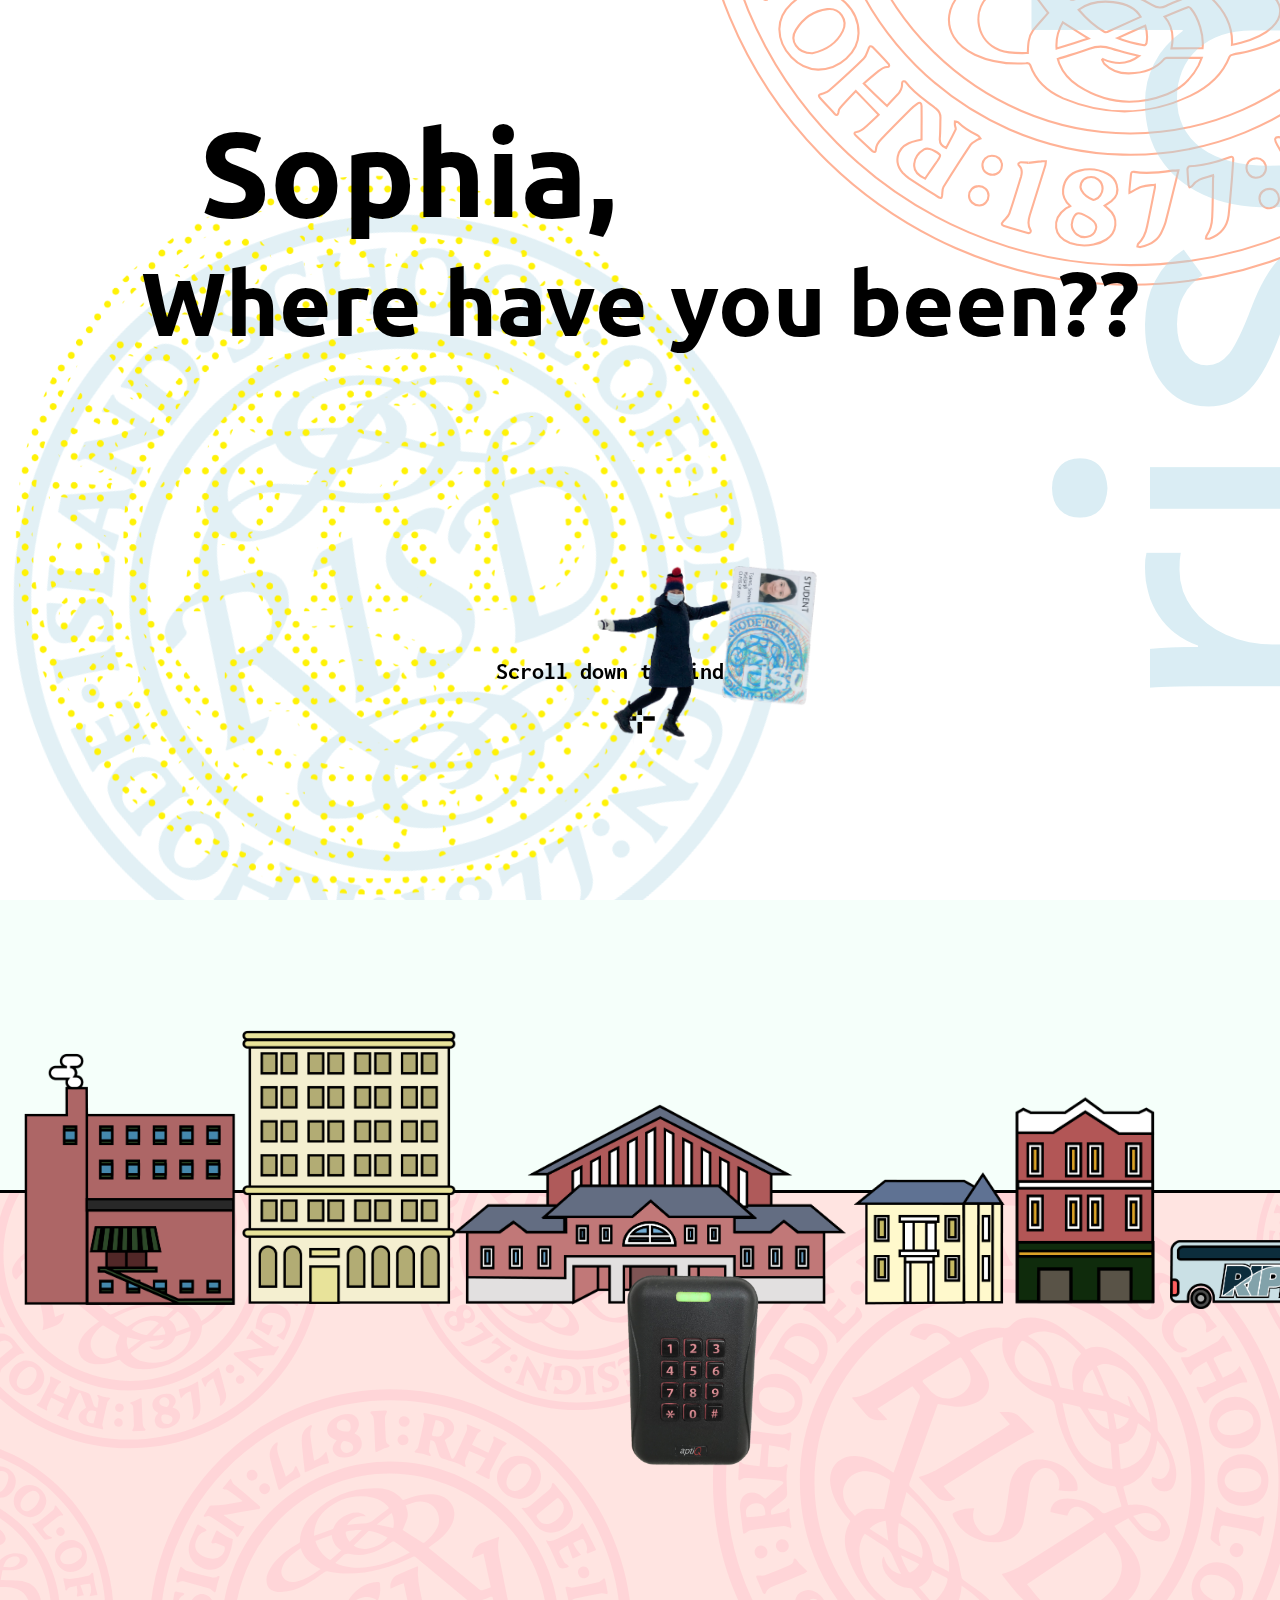
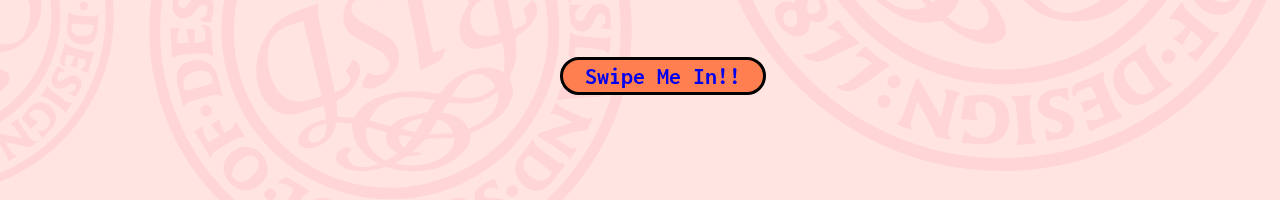
<file: Works/Web/Record/index.html>
<!DOCTYPE html>
<html lang="en" dir="ltr">
  <head>
    <meta charset="utf-8">
    <meta name="viewport" content="width=device-width">
    <title>  </title>
    <link rel="stylesheet" media='screen and (min-width: 701px)' href="style.css">
    <link rel="stylesheet" media='screen and (max-width: 700px)' href="style_mobile.css">
    <script src="jquery.js"></script>
    <script src="script.js"></script>

  </head>
  <body>
    <div id="home">
    <h1 class="Sophia"> Sophia, </h1>
    <h1 class="Where"> Where have you been?? </h1>
    <div class="logo">
      <svg class="RISD-logo" xmlns="http://www.w3.org/2000/svg" viewBox="0 0 428.5 430.1"><path d="M8 214.7C7.6 102.6 98 8.9 213 8 328.2 7 422 100.4 421.2 216.2c-0.8 113.9-94.3 207-210.5 205C97.9 419.2 7.8 326.8 8 214.7zM214.4 411.9c109 0 197.4-88.1 197.5-196.9C412 105.5 323.6 18.1 216.2 17.3c-110-0.8-198.2 87.9-198.9 196C16.6 323 105.5 411.9 214.4 411.9z"/><path d="M359.2 214.6c0.8 79-65.4 146.8-148.5 144.7C134.9 357.4 71 295.4 69.8 216.7 68.7 136 133.9 71 212.3 69.9 293.8 68.7 359.9 135.1 359.2 214.6zM79.9 214.3c0 73.5 61.3 135.1 134.7 134.9 76.9-0.2 134.9-65 134.6-135.2C348.9 139.4 290.1 80.3 215 80 139.7 79.6 79.9 139.1 79.9 214.3z"/><path d="M98.6 336.1c1.4-1.6 3.2-3.5 5-5.4 1.3-1.5 2.3-3.1 2.1-5.2 0-0.4 0.3-1 0.6-1.1 0.3-0.1 1 0.1 1.2 0.4 3.8 5.3 9.4 8.6 14.4 12.6 1.5 1.2 2.2 2.7 2.1 4.5 -0.1 3.2 0 6.4-0.3 9.6 -0.2 2.3 0.6 3.7 3 4.6 1.5-2.8 3.1-5.7 4.5-8.7 0.3-0.5-0.2-1.4-0.3-2.2 -0.1-0.6 0-1.2 0-1.7 0.5 0.1 1.2 0.1 1.5 0.4 2.7 2.7 5.9 4.6 9.4 6.3 0.5 0.2 0.8 0.9 1.2 1.4 -0.5 0.2-1 0.4-1.5 0.7 -1.1 0.7-2.4 1.2-3.1 2.2 -4.4 6.6-8.7 13.3-12.9 20.1 -0.7 1.1-0.5 2.7-0.7 4 -0.1 0.4-0.1 1-0.3 1.2 -0.3 0.2-0.9 0.1-1.2-0.1 -4.9-3.1-9.8-6.2-14.6-9.4 -1-0.6-1.8-1.5-2.6-2.3 -4.3-4.7-3.1-11.4 2.8-14.1 1.9-0.9 4-1.2 6.1-1.8 0-5.2 0.1-10.6 0-16 0-1.5-0.8-1.9-2.1-1 -1.2 0.8-2.2 1.7-3.2 2.7 -4.6 4.6-9.2 9.2-13.7 13.9 -1.4 1.4-2.6 2.9-2.7 5.1 -0.1 1.4-0.7 1.6-1.8 0.7 -2.6-2.4-5.2-4.8-7.8-7.3 -0.8-0.7-1-1.6 0.3-1.7 2-0.2 3.3-1.4 4.6-2.6 2-1.8 3.9-3.6 6-5.6 -3.7-3.8-7.2-7.5-10.9-11.3 -2.7 2.8-5.2 5.4-7.6 8.2 -0.5 0.5-0.6 1.4-0.7 2.1 -0.3 1.2-0.9 1.5-1.8 0.5 -2.3-2.5-4.7-5-7-7.6 -0.3-0.3-0.5-0.9-0.4-1.2 0.1-0.3 0.7-0.4 1.1-0.6 1.3-0.5 2.8-0.7 3.7-1.6 5.6-5 11.2-10 16.5-15.3 1.2-1.1 1.6-3.1 2.3-4.7 0.2-0.4 0.4-1 0.7-1.1 0.4-0.1 1 0.2 1.3 0.5 2.5 2.5 4.9 5.1 7.3 7.7 0.8 0.8 0.6 1.7-0.5 1.7 -2 0.1-3.3 1.3-4.7 2.4 -2.1 1.7-4.2 3.5-6.4 5.4C91.2 329.2 94.8 332.6 98.6 336.1zM116.7 370.7c2-2.9 3.9-5.7 5.9-8.5 1.8-2.7 1.8-2.7-1-4.4 -0.8-0.5-1.7-1-2.7-1.2 -0.9-0.2-2-0.2-2.7 0.2 -3 1.8-4.8 4.3-4.7 7.9C111.6 367.9 113.8 369.4 116.7 370.7z"/><path d="M368.9 210.9c0.5 0.1 0.9 0.1 1 0.3 2.6 3 6.4 3.3 9.9 3.7 5.7 0.6 11.5 0.8 17.2 1.1 1.8 0.1 3.4-0.4 4.9-1.5 0.3-0.3 0.9-0.3 1.4-0.2 0.2 0 0.4 0.7 0.4 1 -0.6 6.5-1 13.1-1.9 19.6 -0.4 2.6-1.5 5.3-2.8 7.6 -2.2 3.9-5.9 5.7-10.4 6 -4 0.2-7.9 0-11.6-1.8 -6.6-3.1-10.3-9.5-9.8-17.6 0.1-1.9 0.5-3.8 0.7-5.7 0.3-3.5 0.6-7 0.8-10.6C368.7 212.2 368.8 211.6 368.9 210.9zM397.5 226.2c-1.5-0.2-2.9-0.4-4.4-0.6 -5.9-0.5-11.8-1.1-17.7-1.6 -1.2-0.1-2.1 0.2-2.5 1.4 -1.4 5.1-1.1 9.1 4.2 11.6 3.3 1.6 6.8 2 10.4 1.7C394.8 238.3 398.5 233.7 397.5 226.2z"/><path d="M73.3 274.5c-0.7 0-1.1 0.1-1.4 0 -2.3-1.3-4.7-0.8-7-0.1 -6.4 2.2-12.8 4.6-19.1 6.9 -1.8 0.7-3.2 1.8-4 3.7 -0.1 0.3-0.7 0.7-1.1 0.7 -0.3 0-0.8-0.4-0.9-0.8 -1.8-4.9-3.5-9.8-5.4-14.7 -1.5-3.9-2-8-1.7-12.2 0.2-2.7 1.5-5.1 3.4-6.9 5-4.7 11-6.6 17.6-5.6 6.1 0.9 10.2 4.8 12.8 10.2 0.9 1.8 1.4 3.8 2 5.7 1.3 3.7 2.6 7.3 3.9 11C72.8 273.1 73 273.7 73.3 274.5zM54 254c-3 0.1-6.4 1.1-9.6 2.9 -6 3.4-7.4 8.6-4.1 14.6 0.2 0.4 1 0.8 1.4 0.7 6.8-2.3 13.6-4.7 20.4-7.1 1-0.4 1.5-1.1 1.4-2.1C62.9 257.7 60.3 254 54 254z"/><path d="M131.7 85c-0.1-0.8-0.3-1.2-0.3-1.6 0.3-2.8-0.7-5.3-2.2-7.5 -3.5-5.5-7.1-11-10.9-16.4 -0.8-1.2-2.6-1.8-3.9-2.7 -0.4-0.3-1-0.6-1-0.9 0-0.4 0.4-0.9 0.8-1.2 4.2-2.8 8.3-5.6 12.6-8.2 2.7-1.6 5.5-3 8.5-4 5.6-1.8 10.5-0.3 14.4 4.1 4.3 4.7 6.6 10.3 5.7 16.8 -0.6 4.2-2.8 7.7-6.1 10.3 -2.3 1.8-5 3.2-7.4 4.8 -2.7 1.7-5.3 3.5-8 5.2C133.2 84 132.5 84.4 131.7 85zM147.7 64.6c0-3.2-2.1-7.7-5.1-11.2 -4.8-5.6-10.1-6-15.6-1.1 -0.4 0.3-0.6 1.3-0.3 1.7 3.8 6.1 7.6 12.1 11.5 18.1 0.3 0.5 1.3 1 1.8 1C144 72.7 147.7 68.5 147.7 64.6z"/><path d="M259 46.2c0.6-5 3.2-9.4 1.1-14.6 0.9 0.1 1.5 0.1 2 0.3 2.9 0.7 5.9 1.4 8.8 2.1 0.6 0.2 1.2 0.6 1.7 0.9 -0.3 0.5-0.7 1-1 1.5 -0.6 0.8-1.4 1.6-1.7 2.6 -2.6 7.5-4.8 15.2-5.8 23.1 -0.2 1.3 0.4 2.7 0.5 4 0.1 0.6 0.1 1.2 0.2 1.8 -0.6 0-1.1 0.2-1.7 0.1 -3.3-0.8-6.6-1.6-10-2.4 -1.1-0.3-1.4-1.1-0.6-1.7 1.9-1.4 2.3-3.6 2.9-5.6 0.7-2.3 1.4-4.6 2.1-7.2 -5.1-1.1-9.8-2.2-15-3.3 -0.5 3.6-1.1 6.8-1.3 10.1 -0.1 1.1 0.8 2.2 1.2 3.3 0.2 0.4 0.3 1 0.1 1.4 -0.1 0.2-0.8 0.3-1.2 0.2 -3.8-0.7-7.6-1.5-11.4-2.3 -0.5-0.1-0.9-0.6-1.3-0.9 0.3-0.4 0.6-0.8 0.9-1.2 0.8-1.1 2.1-2.2 2.4-3.4 1.7-7.6 3.3-15.2 4.7-22.9 0.2-1.2-0.5-2.6-0.7-4 -0.1-0.5-0.3-1.1-0.1-1.4 0.2-0.3 0.9-0.4 1.4-0.3 3.3 0.6 6.5 1.1 9.8 1.8 0.6 0.1 1.1 0.5 1.6 0.8 -0.3 0.5-0.6 0.9-0.9 1.4 -0.5 0.8-1.1 1.5-1.4 2.3 -0.8 2.7-1.5 5.5-2.3 8.2 -0.3 1.1-0.1 1.7 1.2 1.9C249.7 43.9 254.2 45.1 259 46.2z"/><path d="M315.1 356.5c-0.4-0.6-0.5-1-0.8-1.4 -2.3-3.2-4.6-6.4-6.9-9.6 -1.2-1.6-2.4-3.1-4.6-3.5 -1.1-0.2-1.2-1.1-0.3-1.7 2.3-1.7 4.6-3.5 7-5.2 1-0.7 1.5-0.3 1.7 0.9 0.3 1.4 0.5 3.1 1.3 4.2 4.2 6.1 8.6 12.1 13.1 18 1.1 1.5 2.6 2.5 4.7 2.1 0.4-0.1 1 0.3 1.2 0.7 0.1 0.2-0.2 0.9-0.5 1.1 -2.3 1.9-4.7 3.8-7.1 5.6 -0.3 0.3-1.1 0.2-1.6 0 -7.8-2.7-15.8-4.1-23.9-5.4 -0.6-0.1-1.2-0.1-1.7-0.2 -0.2 0-0.3 0.1-0.9 0.2 3 4.5 5.8 8.9 8.8 13.1 0.5 0.7 1.6 1 2.5 1.4 0.9 0.4 1.6 1.1 0.5 1.8 -2.8 1.8-5.7 3.5-8.8 5.3 -0.1-0.8-0.4-1.4-0.3-1.9 0.2-2-0.5-3.6-1.5-5.3 -4.2-7.3-8.5-14.7-12.7-22.1 -0.5-0.9-1.2-2.2-0.9-2.9 0.5-1.3 2-0.7 3.1-0.5 8.9 1.6 17.7 3.2 26.6 4.8C313.7 356.3 314.2 356.3 315.1 356.5z"/><path d="M113.3 79.3c-0.3-0.5-0.5-0.9-0.7-1.2 -2.5-3.1-4.9-6.2-7.4-9.3 -1.2-1.5-2.6-2.8-4.7-3.1 -1.2-0.1-1.4-1-0.5-1.7 2.3-1.9 4.7-3.7 7-5.4 0.8-0.6 1.6-0.3 1.5 0.7 -0.1 2.4 1.2 4.1 2.5 5.8 4.8 6.4 9.7 12.7 14.4 19.1 0.8 1 1.2 2.4 1.8 3.5 -1.3 0.2-2.6 0.7-3.9 0.7 -8.8-0.3-17.7-0.7-26.5-1.1 -0.5 0-1 0-1.8 0 0.3 0.4 0.5 0.8 0.7 1 3.1 3.2 6.3 6.4 9.4 9.6 1.1 1.1 2.4 1.8 3.9 2 0.4 0 0.8 0.4 1 0.7 0.1 0.2-0.2 0.7-0.5 1 -2 1.9-3.9 3.8-5.9 5.6 -1 0.9-1.5 0.7-1.9-0.6 -0.4-1.2-0.9-2.6-1.8-3.5C95 98 90.1 92.8 85 87.7c-1.5-1.6-3.4-3-5.9-2 -0.2 0.1-0.9-0.2-1-0.4 -0.1-0.3-0.1-0.9 0.2-1.2 2.1-2.3 4.2-4.5 6.4-6.7 0.4-0.4 1.3-0.3 1.9-0.2 8.4 1.7 16.9 2.3 25.5 2.2C112.4 79.4 112.7 79.4 113.3 79.3z"/><path d="M66.4 281.9c8.1-0.9 18.8 7.9 18.6 19.6 -0.1 9.1-9 17.3-19.1 17.3 -9.5 0.1-18.5-9.2-18.6-19.3C47.4 290.3 56.3 282 66.4 281.9zM63 311c5.6-1.2 11.3-4.1 14.5-10.5 2.6-5.4-1.4-11.2-7.4-10.5 -6.5 0.8-11.5 4.4-14.9 9.9C52 305 55.8 311.1 63 311z"/><path d="M390.3 147.1c0.5 10.7-10.4 17.3-19.2 17.3 -9.7 0-18-8.9-18-19.4 0-9.8 8.5-17.7 19.1-17.7C382.2 127.4 390.3 136.2 390.3 147.1zM368.2 155.6c5-0.5 10.4-2.5 14.4-7.2 3.8-4.3 1.6-10.8-4-12 -1.8-0.4-3.7-0.3-5.5 0 -4.9 1-9.3 3-12.3 7.2 -1.8 2.5-2.1 5.2-0.7 7.9C361.6 154.3 364 155.6 368.2 155.6z"/><path d="M305.4 82.3c-0.1-9.7 8.6-18.5 18.3-18.6 9.9-0.1 19.3 8.8 19.5 18.2 0.2 8.4-8.3 19-18.8 19C315.9 100.8 304.9 92.6 305.4 82.3zM335.4 78.3c0.1-5-4.3-8.6-8.9-7.7 -5.9 1.2-12.7 8.9-13.2 15 -0.5 5.7 4.7 10 9.9 7.8 6.2-2.6 10.1-7.6 12.1-14C335.3 78.9 335.3 78.4 335.4 78.3z"/><path d="M289.6 78.5c-10.3 0.1-19.1-7.9-19.2-17.6 -0.1-10.3 8-19 17.7-19.1 10.5-0.1 19.7 7.8 19.8 17.1C308 69.7 300 78.4 289.6 78.5zM279.2 63.1c0 4.7 1.7 7.6 4.7 8.8 3.3 1.4 6.2 0.3 8.6-2.1 3.8-3.8 5.9-8.5 6.6-13.7 0.4-3.2-0.6-5.9-3.6-7.5 -3-1.7-5.9-1.5-8.6 0.6C282.1 53 279.8 58.1 279.2 63.1z"/><path d="M185.8 383.8c-2.3-2.2-3.8-4.7-3.4-7.9 0.5-4.4 3.3-7.8 7.9-9 4.5-1.2 9-0.7 13.2 1.5 2.1 1.1 3.7 2.8 4.4 5.2 0.9 3.1 0.1 5.8-2.5 7.8 -1 0.7-2 1.4-3.2 2.2 0.6 0.5 1.1 1 1.7 1.5 5.3 4.4 4 11.4-0.9 14.6 -1.8 1.2-4 2-6.1 2.4 -3.7 0.7-7.5 0.6-11.2-0.7 -3.4-1.3-6.1-3.2-6.6-7.2 -0.5-4 1.3-6.9 4.5-9.2C184.3 384.6 185 384.3 185.8 383.8zM186.5 392.6c0.1 3.8 3.7 6.6 7.5 5.8 2.1-0.4 3.4-1.6 4-3.6 0.6-2-0.4-3.4-1.9-4.5 -1.1-0.9-2.3-1.6-3.5-2.2 -3-1.6-4.4-1.1-5.6 2.1C186.8 390.9 186.7 391.8 186.5 392.6zM201.2 375.5c0-3.8-3.5-6.3-7.2-5.3 -2.7 0.8-4.1 3.7-2.8 6.2 1.2 2.2 3.2 3.5 5.4 4.4 0.3 0.1 0.7 0 1-0.1C199.5 380.1 201.2 377.6 201.2 375.5z"/><path d="M314.7 334.4c2.6-5.4 5.6-9.8 9.5-13.6 7.3-7 16.1-7.4 23.3-1.1 7.7 6.7 9.1 16.3 3.2 24.3 -2 2.7-4.6 5.1-6.9 7.6 -1.3 1.4-2.6 2.6-3.9 4 -0.9 1.1-1.5 0.9-2.3-0.2 -1.1-1.6-2.4-3.1-3.6-4.7 -0.3-0.5-0.5-1.1-0.7-1.6 0.5-0.2 1.1-0.5 1.6-0.5 4.9 0.4 8-2.4 10.6-5.8 2.7-3.5 2.7-7.8 0-11.3 -3-3.9-6.6-7.1-11.8-7.7 -4.1-0.5-8.1 1.7-9.8 5.5 -0.2 0.5-0.2 1.5 0.1 1.8 1.7 1.7 3.4 3.3 5.3 4.8 0.7 0.6 1.8 0.5 2.8 0.8 0.4 0.1 0.9 0.4 1 0.7 0.1 0.3-0.1 0.9-0.4 1.2 -2.1 2.3-4.3 4.5-6.5 6.8 -0.7 0.7-1.2 0.7-1.8-0.1 -1.6-2.1-3-4.3-4.8-6.3C318.1 337.2 316.3 335.9 314.7 334.4z"/><path d="M62.5 241.6c-2.6-2.7-5.9-2.4-9.1-2.1 -6.4 0.6-12.8 1.4-19.2 2.4 -1.4 0.2-2.7 1.5-4 2.2 -0.5 0.3-1 0.6-1.5 0.5 -0.2 0-0.5-0.8-0.5-1.3 -1-7.5-1.8-15-2.8-22.5 -0.2-1.5 0.1-1.8 1.5-1.8 1.9 0.1 3.8-0.2 5.7-0.2 0.4 0 1 0.1 1.2 0.4 0.2 0.3 0 0.9-0.2 1.3 -2.5 3.3-1.8 6.9-1.2 10.6 0.1 0.4 0.8 1 1.2 1 2.7-0.1 5.3-0.3 8.2-0.6 -0.1-4.2-1.2-8-2.9-11.8 2.7-0.3 4.9-0.6 7.1-0.7 1.3-0.1 0.9 0.9 0.9 1.7 0 3.3 0 6.7 0 10.3 2.6-0.5 5.2-0.9 7.6-1.5 0.5-0.1 1.3-1.1 1.2-1.6 -0.2-3.2-0.5-6.5-1.1-9.6 -0.2-1-1.2-1.9-1.8-2.9 -0.3-0.5-0.5-1-0.7-1.5 0.6-0.2 1.1-0.4 1.7-0.5 0.2 0 0.5 0 0.7 0.1 5.2 0.6 6.2 1.6 6.5 6.9 0.3 4.6 0.6 9.3 1 13.9 0.1 1.6 0.7 3.1 0.9 4.6 0.1 0.7 0 1.5 0 2.3C62.8 241.4 62.7 241.5 62.5 241.6z"/><path d="M58.9 107.4c1.6-2.6 3.2-5.2 4.9-7.9 0.9 0.3 1.9 0.5 2.9 0.8 9.8 2.8 19.5 5.6 29.3 8.3 1.1 0.3 2.4 0.1 3.6 0.2 0.4 0 1 0.2 1.2 0.5 0.2 0.3 0 0.9-0.3 1.2 -2 2.7-4.1 5.4-6.2 8 -0.3 0.3-1.5 0.4-1.8 0.1 -1.9-2.1-4.5-2.6-6.9-3.5 -0.4-0.1-1.1 0.2-1.4 0.6 -2 2.6-3.9 5.2-6.1 8.3 2.1 1.8 4.1 3.7 6.2 5.4 0.9 0.7 1.1 1.2 0.4 2.1 -1.2 1.7-2.4 3.4-3.6 5.1 -0.3 0.4-0.8 0.8-1.2 0.8 -0.3 0-0.6-0.7-0.9-1.1 -0.7-1.2-1.2-2.4-1.9-3.5 -5.5-7.7-11.1-15.4-16.6-23.1C60.1 108.8 59.5 108.1 58.9 107.4zM69.1 110.1c-0.1 0.1-0.2 0.3-0.3 0.4 2.2 3.1 4.4 6.2 6.7 9.4 1.7-2.3 3.2-4.5 4.9-6.8C76.5 112.1 72.8 111.1 69.1 110.1z"/><path d="M380.5 263.5c-0.5 3.6-1 6.9-1.4 10.1 -0.2 1.9-0.3 2-2.1 1.4 -1.4-0.5-2.9-1-4.3-1.4 -1.5-0.4-1.5-0.7-0.8-2.1 1.5-2.9 2.9-6 4.5-9.4 -3-0.7-5.5-1.4-8-1.8 -0.6-0.1-1.8 0.6-2 1.2 -0.9 2.6-1.6 5.2-2.2 7.8 -0.2 0.8 0.3 1.7 0.5 2.5 0.2 0.7 0.4 1.5 0.6 2.3 -4-0.1-7.4-4.2-6.5-7.6 0.7-2.6 1.8-5 2.6-7.6 1.1-3.5 2-7.1 3-10.7 0.2-0.7 0.5-1.4 0.8-2.2 0.5 0.3 0.8 0.4 0.9 0.6 1.3 2.5 3.6 3.8 6.1 4.6 6.3 2 12.5 3.9 18.8 5.5 1.7 0.4 3.7-0.2 5.6-0.3 0.5 0 1.3-0.1 1.4 0.2 0.2 0.4 0.2 1.1 0 1.6 -1.8 5.9-3.6 11.9-5.4 17.8 -0.4 1.3-0.6 2.6-0.7 3.9 -0.1 1.1-0.6 1.5-1.6 1.1 -2-0.8-4-1.5-6-2.3 -1.2-0.5-1.2-1.2-0.1-1.8 3.7-2.2 4.4-5.9 5.4-9.6 0.1-0.3-0.3-0.9-0.6-1C386.3 265.5 383.7 264.6 380.5 263.5z"/><path d="M386.7 191.5c-2.4 0.4-4.6 0.9-6.9 1.3 -1.2 0.2-1.5-0.4-1.2-1.4 1.1-3.5 0.2-7-0.3-10.9 -4 1.5-8.7 0.6-11.2 5 -0.2 0.3-0.7 0.6-1 0.5 -0.3-0.1-0.7-0.6-0.8-0.9 -0.2-0.9-0.1-1.9-0.3-2.8 -0.6-2.9-1.3-5.8-1.9-8.7 -0.1-0.7 0-1.4 0-2.1 0.6 0.2 1.3 0.4 1.9 0.5 1.9 0.3 3.9 0.9 5.8 0.6 6.5-1 13-2.3 19.5-3.6 2.1-0.4 4-1.2 5.2-3.2 0.2-0.3 0.8-0.5 1.2-0.4 0.3 0.1 0.7 0.6 0.8 0.9 0.9 8.1 2.6 15.9 4.8 23.7 0.1 0.3 0 0.7 0 1 -2.9 0.5-5.7 0.9-8.9 1.4 0.1-0.6 0.2-1.2 0.4-1.6 2.1-3.9 1.3-7.9 0.3-11.9 -0.1-0.3-0.7-0.8-1-0.7 -3.3 0.4-6.7 0.9-10.5 1.5C384.2 183.7 385.5 187.6 386.7 191.5z"/><path d="M67.3 169.1c-0.4 1.4-1 4.1-1.8 6.7 -0.6 1.9-1.5 3.8-2 5.7 -0.4 1.5-1.1 1.7-2.4 1 -1.8-0.9-3.6-1.5-5.4-2.4 -0.6-0.3-1-0.8-1.5-1.2 0.5-0.3 0.9-0.8 1.5-1 3.5-1 5.5-3.3 6.1-6.8 0.3-1.6 0.1-3.2-1.5-4.2 -1.6-1-3.3-0.9-4.8 0.2 -1.8 1.4-3.5 3-5.3 4.6 -2.3 2.1-4.7 3.9-8.1 3.8 -6.5-0.1-10.8-4.9-9.6-11.4 0.7-4.1 2.4-8.1 3.6-12.1 0.3-1 0.9-0.7 1.7-0.4 1.7 0.8 3.5 1.4 5.2 2.2 0.5 0.2 0.9 0.7 1.3 1.1 -0.5 0.3-0.9 0.9-1.4 1 -3.2 0.8-5.7 4.7-5 7.9 0.5 2.2 2.9 3.6 5 2.6 1.1-0.5 2.2-1.3 3.1-2.2 1.6-1.4 3.1-2.8 4.6-4.2 3.2-2.9 6.9-3.9 10.9-2C65.7 160 67.3 163.4 67.3 169.1z"/><path d="M190.7 30.1c0.1 0.7 0.5 2.2 0.7 3.7 0.1 0.5-0.2 1.1-0.3 1.6 -0.5-0.2-1.2-0.2-1.5-0.6 -2.2-2.4-5.3-3-8.2-1.5 -2.9 1.4-3.4 4.7-0.7 6.6 1.3 1 3 1.5 4.5 2.1 2 0.8 4.1 1.3 6 2.3 6.2 3.4 6.7 11.9 1 16.2 -2.5 1.9-5.4 2.7-8.4 3.2 -2.6 0.4-5.2 0.7-7.8 1.1 -1.3 0.2-1.8-0.2-1.8-1.6 0-1.9-0.3-3.8-0.3-5.7 0-0.7 0.2-1.4 0.3-2.1 0.6 0.3 1.4 0.5 1.8 1 2.4 2.5 5.7 3.3 8.7 2 1.5-0.6 2.7-1.5 2.8-3.3 0.1-1.8-0.6-3.3-2.2-4 -2.3-1-4.7-1.7-6.9-2.8 -1.9-1-4-2-5.5-3.5 -4.3-4.6-3.1-11.4 2.4-14.6 3.3-1.9 6.9-2.3 10.5-2.8 0.8-0.1 1.6-0.2 2.4-0.3C190.9 26.7 190.9 26.7 190.7 30.1z"/><path d="M356.9 273.3c2.5 1.6 4.8 3 7.1 4.6 0.3 0.2 0.5 0.8 0.4 1.2 -0.1 0.3-0.7 0.6-1 0.6 -2.4 0.2-4.7 0.7-6.1 2.8 -0.7 1-1.4 2.2-1.7 3.4 -0.8 2.9 1.4 5.3 4.4 4.7 1.3-0.3 2.6-0.9 3.8-1.6 1.8-1 3.4-2.2 5.2-3.2 3.9-2.1 8.5-1.7 11.6 0.9 3 2.6 4.2 6.8 2.6 11 -1.2 3-2.9 5.8-4.5 8.6 -1.9 3.3-1.9 3.2-4.9 1.1 -0.9-0.6-2-1-2.9-1.6 -0.5-0.3-0.8-0.8-1.1-1.3 0.5-0.3 0.9-0.8 1.4-0.8 3.4-0.3 6.3-3.2 6.5-6.6 0.1-2.6-2.5-4.6-5-3.6 -2.1 0.9-4.1 2.1-6.1 3.4 -2.5 1.6-5.1 3-8.2 2.9 -4.3-0.1-8.5-4-8.9-8.3 -0.2-3 0.3-5.9 1.8-8.6 1.7-3 3.5-5.9 5.2-8.9C356.6 273.7 356.8 273.4 356.9 273.3z"/><path d="M220.3 25.7c2.2 0 4.4 0 6.6 0 1 0 1.5 0.2 1.2 1.4 -0.4 2-0.5 4-0.9 6 -0.1 0.5-0.4 1-0.6 1.4 -0.5-0.3-1.1-0.4-1.4-0.8 -1.5-2.1-3.6-3.1-6-3.6 -5.6-1.1-9.9 1.3-11 6.9 -0.6 3.2-0.7 6.8 0 10 1.6 7.3 9.9 10.3 16.6 6.3 0.3-0.2 0.6-0.5 0.9-0.6 0.5-0.1 1-0.1 1.5-0.1 0 0.4 0.1 0.9 0.1 1.3 0 0.2-0.2 0.4-0.2 0.7 -1 4.3-3.9 5.8-8 6 -3.4 0.1-6.9 0.3-10.2-0.9 -7-2.5-11.1-8.8-10.8-16.6 0.1-1.7 0.2-3.5 0.6-5.2 1.7-7.4 7.5-12.1 15.2-12.6 2.1-0.1 4.2 0 6.3 0C220.3 25.5 220.3 25.6 220.3 25.7z"/><path d="M326.7 108.8c0.5-0.2 0.7-0.4 1-0.4 3.2 0.1 5.7-1.6 8-3.4 4.9-3.8 9.6-7.7 14.4-11.6 1.5-1.2 2.6-2.8 2.7-4.9 0-0.4 0.4-0.9 0.8-1 0.3-0.1 0.9 0.2 1.2 0.5 2.5 3.1 5 6.1 7.4 9.3 0.8 1.1 0.5 1.8-0.8 1.8 -2.1-0.1-3.9 0.7-5.5 1.9 -5 3.9-10 7.9-15 12 -1.8 1.5-1.8 2.1-0.4 4 2.2 3 4.4 6.1 8.4 6.9 0.3 0.1 0.8 0.6 0.8 0.9 0 0.3-0.4 0.9-0.8 0.9 -2.1 0.5-4.3 1-6.5 1.3 -0.6 0.1-1.5-0.4-1.9-0.9 -1.5-1.7-2.9-3.5-4.4-5.2 -2.8-3.4-5.6-6.9-8.3-10.3C327.5 110 327.2 109.4 326.7 108.8z"/><path d="M42.9 145c-0.9 0.2-1.8 0.4-2.6 0.5 -1 0.1-1.5-0.4-1-1.4 1.7-3.6 3.4-7.2 5.2-10.8 0.6-1.2 1.5-1.2 2 0 0.8 2 2.3 3.2 4.1 4.1 5.7 2.8 11.4 5.7 17.2 8.4 2.3 1.1 2.8 0.7 4-1.5 1.3-2.4 2.1-4.8 1-7.5 -0.2-0.5 0.2-1.1 0.3-1.7 0.5 0.2 1 0.4 1.5 0.6 0.1 0.1 0.3 0.2 0.4 0.4 5 6.1 4.2 4.9 1.6 10.8 -1.8 4-3.6 7.9-5.4 11.9 -0.3 0.5-0.7 1-1.1 1.5 -0.4-0.4-0.8-0.9-1.2-1.3 -1-1.1-1.8-2.5-3-3.1 -7-3.6-14.1-7.1-21.2-10.6C44.1 145.2 43.5 145.1 42.9 145z"/><path d="M253.8 369.1c-3.6 1.2-7.5 1.5-9.9 5.1 -0.2 0.3-0.8 0.4-1.3 0.6 -0.2-0.4-0.4-0.8-0.5-1.2 -0.2-2.5-0.4-5-0.5-7.5 0-0.4 0.7-1.3 1-1.3 6.7-0.1 12.9-2 19.1-4.3 1.4-0.5 1.8 0.1 1.7 1.4 -0.3 4.1-0.5 8.1-0.9 12.2 -0.4 4.7-0.8 9.4-1.3 14.1 -0.7 5.5-3.9 9.2-9.1 11.1 -0.5 0.2-1.1 0-1.7-0.1 0.1-0.5 0.1-1.1 0.4-1.5 1.9-2.6 2.5-5.7 2.6-8.7 0.3-6.2 0.3-12.4 0.4-18.7C254 370 253.9 369.6 253.8 369.1z"/><path d="M237.3 366.8c-0.5 2.1-0.9 3.8-1.3 5.4 -1.5 6.1-3 12.3-4.6 18.4 -0.4 1.7-1.1 3.3-1.8 4.9 -1.8 4.7-5.7 6.8-10.4 7.8 -0.4 0.1-0.9-0.2-1.4-0.3 0.1-0.5 0.1-1.1 0.4-1.3 2.4-2.3 3.6-5.2 4.2-8.3 1.3-6.1 2.5-12.2 3.7-18.3 0.1-0.4 0-0.8 0-1.5 -2.2 0.3-4.3 0.4-6.3 1 -1.9 0.6-3.7 1.8-5.8 2.9 0-0.8 0-1.2 0-1.6 0.2-2.4 0.5-4.7 0.7-7.1 0.1-1.1 0.5-1.5 1.5-1.3 6.1 1.1 12.2 0.3 18.2-0.6C235.2 366.9 236 366.9 237.3 366.8z"/><path d="M338.8 308.8c-0.3 0-0.7 0.1-1 0.1 -1.3 0-1.7-0.6-0.9-1.7 0.8-1.1 1.8-2.1 2.6-3.3 1.4-2.1 2.8-4.3 4.2-6.4 0.3-0.4 0.8-0.8 1.2-0.8 0.4 0.1 0.6 0.7 0.9 1.1 0.8 1.2 1.3 2.8 2.4 3.7 6 4.4 12.1 8.6 18.2 12.9 1.5 1 3.1 1.5 5 1.1 0.4-0.1 1.1 0.2 1.3 0.5 0.2 0.3 0 1-0.3 1.4 -2.1 3.1-4.3 6.2-6.5 9.2 -0.3 0.4-0.8 0.7-1.2 0.7 -0.2 0-0.6-0.6-0.8-0.9 -0.9-1.3-1.5-3-2.7-3.9 -5.9-4.4-12-8.6-18.1-12.7 -1.1-0.8-2.6-0.9-4-1.3C338.9 308.6 338.8 308.7 338.8 308.8z"/><path d="M62.7 185.4c-0.5 4-1 7.9-1.5 11.9 -0.1 0.4-0.4 1.1-0.6 1.1 -0.4 0-0.9-0.3-1.3-0.5 -1.4-0.8-2.8-2.1-4.3-2.3 -7.2-1.2-14.5-2.3-21.7-3.1 -1.5-0.2-3.2 0.8-4.7 1.2 -0.5 0.1-1.1 0.3-1.4 0.2 -0.3-0.2-0.4-0.9-0.4-1.3 0.5-3.6 1.1-7.1 1.7-10.7 0.1-0.6 0.5-1.2 0.8-1.8 0.5 0.3 1.1 0.7 1.6 1 0.9 0.6 1.8 1.4 2.8 1.6 7.6 1.2 15.1 2.3 22.7 3.4 1.8 0.3 3.5-0.2 4.9-1.4 0.3-0.3 1-0.4 1.4-0.2 0.3 0.1 0.4 0.7 0.6 1C63 185.4 62.8 185.4 62.7 185.4z"/><path d="M165.6 363.2c2.1-0.2 4.3-0.5 6.4-0.7 0.7-0.1 1.4 0 2.2 0 -0.1 0.7-0.1 1.5-0.3 2.1 -2.5 7.9-5 15.8-7.4 23.7 -0.7 2.3-1.1 4.7 0.4 6.9 0.2 0.2 0.1 0.9-0.1 1.1 -0.3 0.2-0.9 0.4-1.2 0.3 -3.9-1.1-7.8-2.3-11.6-3.5 -0.4-0.1-0.8-0.6-0.8-0.9 0-0.3 0.4-0.7 0.7-1.1 1-1.2 2.4-2.3 2.9-3.7 2-5.9 3.8-11.8 5.6-17.7 0.5-1.8 0.7-3.7-1-5.2 -0.2-0.2-0.4-0.8-0.2-1 0.2-0.3 0.7-0.6 1.1-0.6 1.2 0 2.3 0.1 3.5 0.2C165.5 363.1 165.5 363.1 165.6 363.2z"/><path d="M391.3 204c0 3-2 5-4.8 5 -2.7 0-4.9-2.2-4.9-5 0-2.8 2-5 4.7-5C389.3 198.9 391.3 200.9 391.3 204z"/><path d="M163.4 54.3c-2.6 0-4.7-2.1-4.8-4.8 -0.1-2.8 2.2-4.9 5.2-5 2.8 0 5 2.2 4.9 5C168.7 52.3 166.4 54.3 163.4 54.3z"/><path d="M46.8 204.7c0 3.1-1.9 5-5 5 -2.6 0-4.6-2.1-4.5-4.9 0-3.2 1.9-5.2 4.8-5.2C44.9 199.7 46.8 201.7 46.8 204.7z"/><path d="M354.6 117.4c0.1-2.6 2.4-4.8 5.1-4.7 2.5 0 4.9 2.8 4.8 5.4 -0.1 2.7-2.3 4.7-5.1 4.6C356.7 122.7 354.5 120.3 354.6 117.4z"/><path d="M269.7 365.6c0-2.5 2.1-4.6 4.7-4.6 2.5-0.1 4.6 2.1 4.6 4.7 0 2.6-2.1 4.6-4.9 4.6C271.7 370.3 269.7 368.1 269.7 365.6z"/><path d="M280.8 375.6c2.5 0 4.4 2 4.4 4.6 0 2.5-2.1 4.6-4.7 4.6 -2.5 0-4.6-2-4.6-4.7C275.9 377.6 278 375.6 280.8 375.6z"/><path d="M146.9 378.7c0 2.7-1.9 4.8-4.4 4.8 -2.6 0-4.9-2.1-4.9-4.6 0-2.5 2-4.6 4.5-4.6C144.7 374.2 146.9 376.3 146.9 378.7z"/><path d="M153.3 364.3c0 2.6-1.9 4.6-4.5 4.6 -2.8 0-4.8-2-4.8-4.6 0-2.5 2-4.5 4.5-4.5C151.3 359.8 153.3 361.7 153.3 364.3z"/><path d="M159.7 270.1c-0.2-0.5-0.4-0.8-0.6-1.2 -9.4-15.8-18.8-31.6-28.2-47.4 -0.6-1.1-1.3-1.5-2.6-1.5 -2.3 0.1-4.6 0-7.2 0 -1.3 9.9-2.6 19.5-3.9 29.4 3.5-0.2 6.9-0.4 10.4-0.5 0 0 0.2 0.2 0.1 0.2 -2.9 4.9-6.3 9.2-12.7 9.2 -5.1 0-10.1 0-15.3 0 0.1-0.3 0-0.5 0.1-0.7 4.1-5.7 5.1-12.4 6.2-19 2.8-18 5.5-36.1 8.3-54.1 0.3-1.7 0.4-3.3 0.6-5.3 -3.7 0.2-7.3-0.1-10.5 1.7 -1.9 1.1-2.7 2.9-2.9 4.9 -0.2 1.4-0.3 3 0 4.3 0.4 1.6-0.1 2.4-1.5 3.1 -2.8 1.5-5.5 3-8.4 4.5 -2-2.7-2.2-5.6-1.5-8.5 0.8-3.4 3-5.9 5.6-8 5.3-4.3 11.3-6.8 17.9-8.1 1.7-0.3 2.5-1 2.9-2.7 2.4-10 6.3-19.3 14-26.4 1.9-1.8 2.8-3.2 2.4-6 -0.9-5.5 1.4-10.3 4.9-14.4 5.7-6.7 13.3-10.5 21.7-12.5 5.5-1.3 11.2-1.8 16.9-2.6 1.4-0.2 2.8-0.2 4.1-0.3 2.2-8.5 8.8-12.4 16.2-15 13.2-4.6 26.3-3.7 39.3 0.8 7.6 2.6 14.7 6.3 21.1 11.3 0.7 0.5 1.7 0.7 2.5 0.8 8.8 0.3 17.2 2 25 6.1 3.5 1.8 6.7 4 9 7.3 2.1 3 3.6 6.2 1.5 9.7 -2.3 3.6-5.9 4.7-10 4.3 -2-0.2-3.6-1.2-4.4-3.4 0.7-0.3 1.4-0.6 2-1 3.4-1.7 4.5-4 3.5-7.7 -1-3.9-3.6-6.3-7.1-7.8 -4.9-2.2-10.1-2.9-15.9-2.8 0.8 1 1.4 1.7 2 2.4 5.3 6.1 8.7 13.1 9.8 21.2 0.6 5 0.4 10-1.8 14.7 -0.5 1-0.4 1.6 0.6 2.1 3.7 1.7 7.4 3.5 11.2 5.2 1.3-1.8 2.3-3.3 3.5-4.7 6.4-7.7 16.7-10.9 26.3-8 0.9 0.3 1.9 0.7 2.7 1.1 4.7 2.6 5.5 7.8 1.6 11.5 -4 3.9-9 5.8-14.4 6.1 -4 0.2-8.1 0-12.3 0 -0.7 3.7-1.4 7.3-2.1 11.2 0.8 0.1 1.6 0.1 2.3 0.2 6.6 0.3 13.2 0.2 19.7 0.9 7.9 0.8 14.9 3.8 19.7 10.5 4.3 6 5.6 12.8 5.4 20 -0.3 15.8-7.1 28.6-18.6 39.2 -6.4 5.8-13.4 10.3-22.1 11.9 -9.3 1.6-18.6 1.8-28 1.3 -1.3-0.1-2.6-0.2-4-0.4 4.2-7.7 4.7-16 5.9-24.1 2.4-16.8 4.5-33.7 6.7-50.5 0-0.3 0-0.7 0-1.3 -4.6 0.3-9.3-0.1-13.4 2.7 -2.5 1.7-3.5 4.6-2.4 7.5 0.4 1 0.9 1.9 1.5 3.2 -3.2 2.5-6.6 5-9.8 7.5 -3.3-3-4.2-7.6-2.2-11.6 2-4.1 5.4-7 8.9-9.7 5-3.8 10.5-6.1 16.8-6.7 1.5-0.1 2.1-0.7 2.5-2.2 1-3.7 2.3-7.4 3.6-11.2 -0.2-0.1-0.5-0.3-0.8-0.5 -3.8-1.6-7.7-3.3-11.5-4.9 -0.8-0.4-1.4-0.5-2.2 0.2 -6.6 6-14.5 8.4-23.2 8.6 -17.1 0.5-32.8-4.6-47.5-13 -2.8-1.6-4.7-1.7-7.6 0 -11 6.8-23.1 9-35.9 7 -6.9-1.1-13-4-17.5-9.6 -0.1-0.1-0.2-0.3-0.4-0.4 -0.1-0.1-0.2-0.1-0.5-0.2 -4.5 7.3-6.3 15.5-7.8 24 0.9 0.1 1.6 0.1 2.3 0.2 5.8 0.5 11.8 0.6 17.5 1.7 10.1 2 14.2 9.3 11.5 19.3 -1.4 5.2-4.2 9.6-8 13.3 -2.8 2.6-5.7 5.1-8.7 7.7 0.1 0.2 0.2 0.5 0.4 0.8 9.9 17 19.8 33.9 29.7 50.9 0.8 1.3 1.6 1.6 3.1 1.4 20.4-2 40.6-0.9 59.9 6.9 4.1 1.7 8 4 11.9 6.2 1.1 0.6 1.9 0.8 3.2 0.5 6.4-1.7 12.8-3.6 19.3-4.7 7.2-1.2 14.4-0.7 21.4 1.5 1.6 0.5 3.2 1.2 4.6 2.1 4.5 2.8 5.4 6.2 3.8 11.5 -1.1 3.5-3.6 6.2-6.5 8.5 -6.7 5.5-14.7 8.3-23 10.4 -2.4 0.6-4.9 0.9-7.3 1.5 -0.5 0.1-1.2 0.5-1.4 1 -3.5 9-10.4 14.6-18.7 18.6 -19.9 9.5-40.2 9.7-60.5 1.2 -7.3-3.1-13-8.2-15.7-15.9 -0.4-1.1-1.1-0.9-2-0.8 -8.4 0.5-16.6-0.5-24.3-4.1 -4.1-1.9-7.6-4.5-10-8.4 -3.9-6.3-2.9-14.3 2.8-20.3 5.1-5.5 11.8-8.4 18.7-10.6C154.5 271.5 157 270.9 159.7 270.1zM282 248.1c5.8 0 11 0.3 16.2 0 8.9-0.5 16-4.2 20.3-12.5 5-9.6 6.9-19.7 5.7-30.4 -0.8-7.1-3.6-13.2-9.2-17.8 -7.6-6.1-16.6-5.3-25.7-5.7C286.9 203.8 284.5 225.6 282 248.1zM179.9 313.7c0.3 0.9 0.4 1.6 0.7 2.3 1.8 4.5 5 8 9 10.6 13.4 8.6 27.6 9.6 42.3 3.9 6.7-2.6 11.7-7.3 15-13.7 0.5-1.1 0.9-2.2 1.5-3.6 -5.8 0-11.2 0-16.6 0 -0.5 0-1 0.3-1.3 0.6 -4.4 5.2-10.3 6.7-16.7 6.8 -4.5 0.1-8.5-1.3-11.7-4.5 -0.5-0.5-0.7-1.3-1.1-2 0.1-0.1 0.3-0.2 0.4-0.3 6 2.7 11.7 2.8 17.2-1.5 -4.6-1.2-9-2-13.2-3.5 -3.6-1.3-6.8-1.3-10.5 0.1C190.2 310.7 185.1 312 179.9 313.7zM199.1 145.5c2.6 1.4 4.9 2.7 7.3 3.9 8.2 4.2 16.5 8.1 25.8 9.1 10.3 1.2 18.6-3.1 26-10 -4.9-3.5-9.6-6.8-14.3-10.3 -0.9-0.7-1.7-0.8-2.7-0.3 -4.4 2-9.1 2.6-13.8 2.2 -5.5-0.5-10.9-1.4-16.4-2.1 -0.7-0.1-1.7-0.3-2.2 0.1C205.6 140.4 202.5 142.9 199.1 145.5zM175.3 291.8c-3.9-5.1-8-10.5-12.2-15.8 -0.3-0.4-1.3-0.7-1.7-0.5 -5.4 1.8-10.5 4.1-14.6 8.2 -8.2 8.2-5.3 21.8 5.5 25.9 4.2 1.6 8.7 1.4 13.3 1.3 0.1-3.8 0.2-7.7 2.5-10.8C170.4 297.2 173 294.5 175.3 291.8zM146.6 133.5c0.3 0 0.5 0.1 0.6 0 0.7-0.2 1.5-0.4 2.2-0.6 8.1-2.5 16.3-2.6 24.3 0.2 4.9 1.7 9.5 4 14.3 5.9 0.6 0.2 1.5 0.6 1.9 0.3 2.5-1.9 4.8-3.9 7.4-5.9 -8.6-4.7-15.8-10.1-16.5-20.7 -2.7 0.2-5.3 0.2-7.8 0.5 -5.8 0.7-11.5 2.1-16.5 5.3C151.1 122.1 147.5 126.8 146.6 133.5zM176.2 271.7c3.3 4.7 6.3 9.1 9.4 13.4 0.2 0.3 1.1 0.5 1.6 0.4 4.3-0.9 8.5-2.1 12.8-2.6 8.7-0.9 17.3 0.1 24.7 5.1 2.4 1.6 4.2 1.8 6.7 0.5 2.5-1.3 5.2-2.2 7.9-3.4 -3.7-3.6-7.7-6.3-12-8.4 -7.6-3.6-15.7-5.4-24-6.1C194.4 269.9 185.6 270.3 176.2 271.7zM194.8 109.7c0.6 0.2 1.1 0.3 1.7 0.5 5.8 1.8 11.6 3.4 17.2 5.6 3 1.2 5.3 1.4 7.8-0.5 0.9-0.7 2-1.1 3.1-1.6 2.5-1.1 4.9-2.2 8-3.6 -2.8-1.2-5.2-2.2-7.5-3.3 0.7-0.5 1.5-0.9 2.1-0.7 3.3 0.6 6.6 1.3 9.9 1.9 0.6 0.1 1.1 0.5 1.6 0.4 3.7-0.6 7.4-1.3 11.2-2 -0.3-0.2-0.5-0.5-0.7-0.7 -10.3-6.5-21.4-10.1-33.7-9.4 -5.4 0.3-10.4 1.7-14.8 5C197.7 103.3 195.5 105.9 194.8 109.7zM128.3 212.2c1 0 2 0 3 0 8.4-0.3 14.4-5.4 16.2-13.6 1.9-8.5-1.5-14.6-9.9-17 -2.9-0.9-6.1-1-9.1-1.5 -1-0.2-1.4 0.3-1.5 1.3 -0.2 2-0.6 3.9-0.9 5.9 -1.1 7.8-2.2 15.5-3.4 23.3 -0.2 1.3 0.2 1.7 1.4 1.7C125.5 212.2 126.9 212.2 128.3 212.2zM252.8 284.6c6.6 6.2 10.5 13.2 10 22.4 1.6-0.4 3-0.6 4.3-1 5.4-1.5 10.7-3.3 14.8-7.4 3-2.9 4.8-6.3 3.4-10.5 -1.3-4.1-4.7-5.6-8.6-6.5 -0.1 0-0.2 0-0.3 0C268.4 280.5 260.8 282.5 252.8 284.6zM184.9 143.6c-4.4-2.2-8.2-4.4-12.3-6 -8.3-3.5-16.6-3.2-24.9 0.5 -0.8 0.4-1.4 0.7-1.2 1.8 2 10.1 10.4 18.3 23 13.7C175.2 151.4 179.7 147.6 184.9 143.6zM262 144c0.9-2 2-3.8 2.5-5.7 3.3-10.5-0.5-19-7.5-26.6 -0.3-0.3-0.8-0.6-1.2-0.5 -3.8 0.2-7.4 0.9-11 2.3 5 6.2 8.1 12.6 2.6 20.2C252.1 137.1 256.9 140.4 262 144zM219.3 293.7c-4.3-7.9-20.8-9.7-29.5-3.4 3.5 4.1 7.5 7.8 12.2 10.5 0.4 0.2 1.1 0.3 1.4 0.1C208.8 298.5 214 296.1 219.3 293.7zM248.8 308.6c0.7-6-1.8-14.4-5.6-18.9 -0.3-0.4-1.1-0.8-1.4-0.6 -3.7 1.4-7.3 2.9-11.1 4.5 3.9 4.5 4.5 9.5 3.3 15.1C239.1 308.6 243.9 308.6 248.8 308.6zM293.4 158.7c3.6 0 6.9 0.3 10.2-0.1 3.4-0.4 6.3-2.1 8.1-5.1 1.7-2.9 0.3-6.4-2.9-6.9 -2-0.3-4.1-0.2-6 0.4C297.3 148.6 295.1 153.2 293.4 158.7zM213.6 120.1c0-0.2 0.1-0.4 0.1-0.7 -6.4-1.9-12.8-3.8-19.2-5.7 -0.6 5.6 2.9 12.5 7.4 14.9 0.3 0.2 1 0.1 1.3-0.1C206.7 125.8 210.1 122.9 213.6 120.1zM234.9 132c-3.6-2.3-6.8-4.4-10.1-6.4 -0.3-0.2-1-0.1-1.3 0.2 -3.1 2.5-6.2 5.1-9.2 7.7 -0.1 0.1-0.2 0.4-0.4 0.9C221 135.4 228 136.6 234.9 132zM194.5 304c-4.3-2.7-8.2-5.1-12.2-7.7 -2.2 3.7-3.4 7.6-3 12.5C184.5 307.2 189.4 305.7 194.5 304zM208.3 303.8c4.3 1.8 8.5 2.8 12.7 3.4 0.3 0 1-0.5 1.1-0.9 0.5-2.8 0.4-5.5-0.6-8.4C217.1 299.8 212.9 301.7 208.3 303.8zM238.2 127.8c2-2.6 2-8.6-0.1-11.5 -3.2 1.9-6.4 3.8-9.9 6C231.8 124.2 234.9 126 238.2 127.8z"/><path d="M245 187.8c-3-5.3-10.5-7.7-15.8-5 -2.5 1.3-4 3.4-4.1 6.2 -0.2 4.5 1 8.7 3.9 12.2 2.9 3.5 6.1 6.8 9.1 10.3 2.9 3.4 5.9 6.9 8.6 10.5 4.6 6.3 4.2 13 0.8 19.7 -4.9 9.6-18.3 18.7-31.7 16.8 -0.6-0.1-1.3-0.2-1.9-0.3 -5.5-1.5-5.2-0.9-3.6-6.2 1.1-3.7 3.2-6.9 5.9-9.9 3.4 5.6 8.6 7.4 14.6 7.4 7 0 11.2-6.4 8.6-12.9 -1.8-4.5-4.9-8.1-8.1-11.7 -3.5-3.9-7.1-7.7-10.5-11.7 -3.5-4-6.2-8.5-6.5-14 -0.4-6.6 2-12.2 6.6-16.8 6.4-6.4 14.3-9.4 23.3-9.3 3.3 0 6.2 1.2 8.7 3.4 0.8 0.7 1 1.3 0.4 2.3C251 182.1 248.3 185.1 245 187.8z"/><path d="M186.6 184.1c-3.9 0-7.6 0-11.5 0 3.2-3.8 5.9-8.1 11.3-8.8 5.2-0.6 10.4-0.8 15.8-1.2 -6.1 24.9-8.5 49.8-12.1 74.7 2.3 0 4.3 0.1 6.2 0 2-0.1 3.9-0.4 6-0.7 -0.3 2.3-1.2 4.2-2.8 5.8 -1.8 1.8-3.9 3.3-6.5 3.4 -6.4 0.4-12.7 0.6-19.1 1 -0.1-0.5-0.1-0.7-0.1-0.8 3.6-7.4 4.7-15.5 5.9-23.6 2-13.5 3.9-27 5.8-40.6C186 190.3 186.3 187.2 186.6 184.1z"/></svg>
    </div>
    <img class="LogoYD" width="750px"src="Source/RISD-Logo-YDot.png">
    <div class="logoOG">
      <svg class="RISD-logo-OG" xmlns="http://www.w3.org/2000/svg" viewBox="0 0 428.5 430.1"><path d="M8 214.7C7.6 102.6 98 8.9 213 8 328.2 7 422 100.4 421.2 216.2c-0.8 113.9-94.3 207-210.5 205C97.9 419.2 7.8 326.8 8 214.7zM214.4 411.9c109 0 197.4-88.1 197.5-196.9C412 105.5 323.6 18.1 216.2 17.3c-110-0.8-198.2 87.9-198.9 196C16.6 323 105.5 411.9 214.4 411.9z"/><path d="M359.2 214.6c0.8 79-65.4 146.8-148.5 144.7C134.9 357.4 71 295.4 69.8 216.7 68.7 136 133.9 71 212.3 69.9 293.8 68.7 359.9 135.1 359.2 214.6zM79.9 214.3c0 73.5 61.3 135.1 134.7 134.9 76.9-0.2 134.9-65 134.6-135.2C348.9 139.4 290.1 80.3 215 80 139.7 79.6 79.9 139.1 79.9 214.3z"/><path d="M98.6 336.1c1.4-1.6 3.2-3.5 5-5.4 1.3-1.5 2.3-3.1 2.1-5.2 0-0.4 0.3-1 0.6-1.1 0.3-0.1 1 0.1 1.2 0.4 3.8 5.3 9.4 8.6 14.4 12.6 1.5 1.2 2.2 2.7 2.1 4.5 -0.1 3.2 0 6.4-0.3 9.6 -0.2 2.3 0.6 3.7 3 4.6 1.5-2.8 3.1-5.7 4.5-8.7 0.3-0.5-0.2-1.4-0.3-2.2 -0.1-0.6 0-1.2 0-1.7 0.5 0.1 1.2 0.1 1.5 0.4 2.7 2.7 5.9 4.6 9.4 6.3 0.5 0.2 0.8 0.9 1.2 1.4 -0.5 0.2-1 0.4-1.5 0.7 -1.1 0.7-2.4 1.2-3.1 2.2 -4.4 6.6-8.7 13.3-12.9 20.1 -0.7 1.1-0.5 2.7-0.7 4 -0.1 0.4-0.1 1-0.3 1.2 -0.3 0.2-0.9 0.1-1.2-0.1 -4.9-3.1-9.8-6.2-14.6-9.4 -1-0.6-1.8-1.5-2.6-2.3 -4.3-4.7-3.1-11.4 2.8-14.1 1.9-0.9 4-1.2 6.1-1.8 0-5.2 0.1-10.6 0-16 0-1.5-0.8-1.9-2.1-1 -1.2 0.8-2.2 1.7-3.2 2.7 -4.6 4.6-9.2 9.2-13.7 13.9 -1.4 1.4-2.6 2.9-2.7 5.1 -0.1 1.4-0.7 1.6-1.8 0.7 -2.6-2.4-5.2-4.8-7.8-7.3 -0.8-0.7-1-1.6 0.3-1.7 2-0.2 3.3-1.4 4.6-2.6 2-1.8 3.9-3.6 6-5.6 -3.7-3.8-7.2-7.5-10.9-11.3 -2.7 2.8-5.2 5.4-7.6 8.2 -0.5 0.5-0.6 1.4-0.7 2.1 -0.3 1.2-0.9 1.5-1.8 0.5 -2.3-2.5-4.7-5-7-7.6 -0.3-0.3-0.5-0.9-0.4-1.2 0.1-0.3 0.7-0.4 1.1-0.6 1.3-0.5 2.8-0.7 3.7-1.6 5.6-5 11.2-10 16.5-15.3 1.2-1.1 1.6-3.1 2.3-4.7 0.2-0.4 0.4-1 0.7-1.1 0.4-0.1 1 0.2 1.3 0.5 2.5 2.5 4.9 5.1 7.3 7.7 0.8 0.8 0.6 1.7-0.5 1.7 -2 0.1-3.3 1.3-4.7 2.4 -2.1 1.7-4.2 3.5-6.4 5.4C91.2 329.2 94.8 332.6 98.6 336.1zM116.7 370.7c2-2.9 3.9-5.7 5.9-8.5 1.8-2.7 1.8-2.7-1-4.4 -0.8-0.5-1.7-1-2.7-1.2 -0.9-0.2-2-0.2-2.7 0.2 -3 1.8-4.8 4.3-4.7 7.9C111.6 367.9 113.8 369.4 116.7 370.7z"/><path d="M368.9 210.9c0.5 0.1 0.9 0.1 1 0.3 2.6 3 6.4 3.3 9.9 3.7 5.7 0.6 11.5 0.8 17.2 1.1 1.8 0.1 3.4-0.4 4.9-1.5 0.3-0.3 0.9-0.3 1.4-0.2 0.2 0 0.4 0.7 0.4 1 -0.6 6.5-1 13.1-1.9 19.6 -0.4 2.6-1.5 5.3-2.8 7.6 -2.2 3.9-5.9 5.7-10.4 6 -4 0.2-7.9 0-11.6-1.8 -6.6-3.1-10.3-9.5-9.8-17.6 0.1-1.9 0.5-3.8 0.7-5.7 0.3-3.5 0.6-7 0.8-10.6C368.7 212.2 368.8 211.6 368.9 210.9zM397.5 226.2c-1.5-0.2-2.9-0.4-4.4-0.6 -5.9-0.5-11.8-1.1-17.7-1.6 -1.2-0.1-2.1 0.2-2.5 1.4 -1.4 5.1-1.1 9.1 4.2 11.6 3.3 1.6 6.8 2 10.4 1.7C394.8 238.3 398.5 233.7 397.5 226.2z"/><path d="M73.3 274.5c-0.7 0-1.1 0.1-1.4 0 -2.3-1.3-4.7-0.8-7-0.1 -6.4 2.2-12.8 4.6-19.1 6.9 -1.8 0.7-3.2 1.8-4 3.7 -0.1 0.3-0.7 0.7-1.1 0.7 -0.3 0-0.8-0.4-0.9-0.8 -1.8-4.9-3.5-9.8-5.4-14.7 -1.5-3.9-2-8-1.7-12.2 0.2-2.7 1.5-5.1 3.4-6.9 5-4.7 11-6.6 17.6-5.6 6.1 0.9 10.2 4.8 12.8 10.2 0.9 1.8 1.4 3.8 2 5.7 1.3 3.7 2.6 7.3 3.9 11C72.8 273.1 73 273.7 73.3 274.5zM54 254c-3 0.1-6.4 1.1-9.6 2.9 -6 3.4-7.4 8.6-4.1 14.6 0.2 0.4 1 0.8 1.4 0.7 6.8-2.3 13.6-4.7 20.4-7.1 1-0.4 1.5-1.1 1.4-2.1C62.9 257.7 60.3 254 54 254z"/><path d="M131.7 85c-0.1-0.8-0.3-1.2-0.3-1.6 0.3-2.8-0.7-5.3-2.2-7.5 -3.5-5.5-7.1-11-10.9-16.4 -0.8-1.2-2.6-1.8-3.9-2.7 -0.4-0.3-1-0.6-1-0.9 0-0.4 0.4-0.9 0.8-1.2 4.2-2.8 8.3-5.6 12.6-8.2 2.7-1.6 5.5-3 8.5-4 5.6-1.8 10.5-0.3 14.4 4.1 4.3 4.7 6.6 10.3 5.7 16.8 -0.6 4.2-2.8 7.7-6.1 10.3 -2.3 1.8-5 3.2-7.4 4.8 -2.7 1.7-5.3 3.5-8 5.2C133.2 84 132.5 84.4 131.7 85zM147.7 64.6c0-3.2-2.1-7.7-5.1-11.2 -4.8-5.6-10.1-6-15.6-1.1 -0.4 0.3-0.6 1.3-0.3 1.7 3.8 6.1 7.6 12.1 11.5 18.1 0.3 0.5 1.3 1 1.8 1C144 72.7 147.7 68.5 147.7 64.6z"/><path d="M259 46.2c0.6-5 3.2-9.4 1.1-14.6 0.9 0.1 1.5 0.1 2 0.3 2.9 0.7 5.9 1.4 8.8 2.1 0.6 0.2 1.2 0.6 1.7 0.9 -0.3 0.5-0.7 1-1 1.5 -0.6 0.8-1.4 1.6-1.7 2.6 -2.6 7.5-4.8 15.2-5.8 23.1 -0.2 1.3 0.4 2.7 0.5 4 0.1 0.6 0.1 1.2 0.2 1.8 -0.6 0-1.1 0.2-1.7 0.1 -3.3-0.8-6.6-1.6-10-2.4 -1.1-0.3-1.4-1.1-0.6-1.7 1.9-1.4 2.3-3.6 2.9-5.6 0.7-2.3 1.4-4.6 2.1-7.2 -5.1-1.1-9.8-2.2-15-3.3 -0.5 3.6-1.1 6.8-1.3 10.1 -0.1 1.1 0.8 2.2 1.2 3.3 0.2 0.4 0.3 1 0.1 1.4 -0.1 0.2-0.8 0.3-1.2 0.2 -3.8-0.7-7.6-1.5-11.4-2.3 -0.5-0.1-0.9-0.6-1.3-0.9 0.3-0.4 0.6-0.8 0.9-1.2 0.8-1.1 2.1-2.2 2.4-3.4 1.7-7.6 3.3-15.2 4.7-22.9 0.2-1.2-0.5-2.6-0.7-4 -0.1-0.5-0.3-1.1-0.1-1.4 0.2-0.3 0.9-0.4 1.4-0.3 3.3 0.6 6.5 1.1 9.8 1.8 0.6 0.1 1.1 0.5 1.6 0.8 -0.3 0.5-0.6 0.9-0.9 1.4 -0.5 0.8-1.1 1.5-1.4 2.3 -0.8 2.7-1.5 5.5-2.3 8.2 -0.3 1.1-0.1 1.7 1.2 1.9C249.7 43.9 254.2 45.1 259 46.2z"/><path d="M315.1 356.5c-0.4-0.6-0.5-1-0.8-1.4 -2.3-3.2-4.6-6.4-6.9-9.6 -1.2-1.6-2.4-3.1-4.6-3.5 -1.1-0.2-1.2-1.1-0.3-1.7 2.3-1.7 4.6-3.5 7-5.2 1-0.7 1.5-0.3 1.7 0.9 0.3 1.4 0.5 3.1 1.3 4.2 4.2 6.1 8.6 12.1 13.1 18 1.1 1.5 2.6 2.5 4.7 2.1 0.4-0.1 1 0.3 1.2 0.7 0.1 0.2-0.2 0.9-0.5 1.1 -2.3 1.9-4.7 3.8-7.1 5.6 -0.3 0.3-1.1 0.2-1.6 0 -7.8-2.7-15.8-4.1-23.9-5.4 -0.6-0.1-1.2-0.1-1.7-0.2 -0.2 0-0.3 0.1-0.9 0.2 3 4.5 5.8 8.9 8.8 13.1 0.5 0.7 1.6 1 2.5 1.4 0.9 0.4 1.6 1.1 0.5 1.8 -2.8 1.8-5.7 3.5-8.8 5.3 -0.1-0.8-0.4-1.4-0.3-1.9 0.2-2-0.5-3.6-1.5-5.3 -4.2-7.3-8.5-14.7-12.7-22.1 -0.5-0.9-1.2-2.2-0.9-2.9 0.5-1.3 2-0.7 3.1-0.5 8.9 1.6 17.7 3.2 26.6 4.8C313.7 356.3 314.2 356.3 315.1 356.5z"/><path d="M113.3 79.3c-0.3-0.5-0.5-0.9-0.7-1.2 -2.5-3.1-4.9-6.2-7.4-9.3 -1.2-1.5-2.6-2.8-4.7-3.1 -1.2-0.1-1.4-1-0.5-1.7 2.3-1.9 4.7-3.7 7-5.4 0.8-0.6 1.6-0.3 1.5 0.7 -0.1 2.4 1.2 4.1 2.5 5.8 4.8 6.4 9.7 12.7 14.4 19.1 0.8 1 1.2 2.4 1.8 3.5 -1.3 0.2-2.6 0.7-3.9 0.7 -8.8-0.3-17.7-0.7-26.5-1.1 -0.5 0-1 0-1.8 0 0.3 0.4 0.5 0.8 0.7 1 3.1 3.2 6.3 6.4 9.4 9.6 1.1 1.1 2.4 1.8 3.9 2 0.4 0 0.8 0.4 1 0.7 0.1 0.2-0.2 0.7-0.5 1 -2 1.9-3.9 3.8-5.9 5.6 -1 0.9-1.5 0.7-1.9-0.6 -0.4-1.2-0.9-2.6-1.8-3.5C95 98 90.1 92.8 85 87.7c-1.5-1.6-3.4-3-5.9-2 -0.2 0.1-0.9-0.2-1-0.4 -0.1-0.3-0.1-0.9 0.2-1.2 2.1-2.3 4.2-4.5 6.4-6.7 0.4-0.4 1.3-0.3 1.9-0.2 8.4 1.7 16.9 2.3 25.5 2.2C112.4 79.4 112.7 79.4 113.3 79.3z"/><path d="M66.4 281.9c8.1-0.9 18.8 7.9 18.6 19.6 -0.1 9.1-9 17.3-19.1 17.3 -9.5 0.1-18.5-9.2-18.6-19.3C47.4 290.3 56.3 282 66.4 281.9zM63 311c5.6-1.2 11.3-4.1 14.5-10.5 2.6-5.4-1.4-11.2-7.4-10.5 -6.5 0.8-11.5 4.4-14.9 9.9C52 305 55.8 311.1 63 311z"/><path d="M390.3 147.1c0.5 10.7-10.4 17.3-19.2 17.3 -9.7 0-18-8.9-18-19.4 0-9.8 8.5-17.7 19.1-17.7C382.2 127.4 390.3 136.2 390.3 147.1zM368.2 155.6c5-0.5 10.4-2.5 14.4-7.2 3.8-4.3 1.6-10.8-4-12 -1.8-0.4-3.7-0.3-5.5 0 -4.9 1-9.3 3-12.3 7.2 -1.8 2.5-2.1 5.2-0.7 7.9C361.6 154.3 364 155.6 368.2 155.6z"/><path d="M305.4 82.3c-0.1-9.7 8.6-18.5 18.3-18.6 9.9-0.1 19.3 8.8 19.5 18.2 0.2 8.4-8.3 19-18.8 19C315.9 100.8 304.9 92.6 305.4 82.3zM335.4 78.3c0.1-5-4.3-8.6-8.9-7.7 -5.9 1.2-12.7 8.9-13.2 15 -0.5 5.7 4.7 10 9.9 7.8 6.2-2.6 10.1-7.6 12.1-14C335.3 78.9 335.3 78.4 335.4 78.3z"/><path d="M289.6 78.5c-10.3 0.1-19.1-7.9-19.2-17.6 -0.1-10.3 8-19 17.7-19.1 10.5-0.1 19.7 7.8 19.8 17.1C308 69.7 300 78.4 289.6 78.5zM279.2 63.1c0 4.7 1.7 7.6 4.7 8.8 3.3 1.4 6.2 0.3 8.6-2.1 3.8-3.8 5.9-8.5 6.6-13.7 0.4-3.2-0.6-5.9-3.6-7.5 -3-1.7-5.9-1.5-8.6 0.6C282.1 53 279.8 58.1 279.2 63.1z"/><path d="M185.8 383.8c-2.3-2.2-3.8-4.7-3.4-7.9 0.5-4.4 3.3-7.8 7.9-9 4.5-1.2 9-0.7 13.2 1.5 2.1 1.1 3.7 2.8 4.4 5.2 0.9 3.1 0.1 5.8-2.5 7.8 -1 0.7-2 1.4-3.2 2.2 0.6 0.5 1.1 1 1.7 1.5 5.3 4.4 4 11.4-0.9 14.6 -1.8 1.2-4 2-6.1 2.4 -3.7 0.7-7.5 0.6-11.2-0.7 -3.4-1.3-6.1-3.2-6.6-7.2 -0.5-4 1.3-6.9 4.5-9.2C184.3 384.6 185 384.3 185.8 383.8zM186.5 392.6c0.1 3.8 3.7 6.6 7.5 5.8 2.1-0.4 3.4-1.6 4-3.6 0.6-2-0.4-3.4-1.9-4.5 -1.1-0.9-2.3-1.6-3.5-2.2 -3-1.6-4.4-1.1-5.6 2.1C186.8 390.9 186.7 391.8 186.5 392.6zM201.2 375.5c0-3.8-3.5-6.3-7.2-5.3 -2.7 0.8-4.1 3.7-2.8 6.2 1.2 2.2 3.2 3.5 5.4 4.4 0.3 0.1 0.7 0 1-0.1C199.5 380.1 201.2 377.6 201.2 375.5z"/><path d="M314.7 334.4c2.6-5.4 5.6-9.8 9.5-13.6 7.3-7 16.1-7.4 23.3-1.1 7.7 6.7 9.1 16.3 3.2 24.3 -2 2.7-4.6 5.1-6.9 7.6 -1.3 1.4-2.6 2.6-3.9 4 -0.9 1.1-1.5 0.9-2.3-0.2 -1.1-1.6-2.4-3.1-3.6-4.7 -0.3-0.5-0.5-1.1-0.7-1.6 0.5-0.2 1.1-0.5 1.6-0.5 4.9 0.4 8-2.4 10.6-5.8 2.7-3.5 2.7-7.8 0-11.3 -3-3.9-6.6-7.1-11.8-7.7 -4.1-0.5-8.1 1.7-9.8 5.5 -0.2 0.5-0.2 1.5 0.1 1.8 1.7 1.7 3.4 3.3 5.3 4.8 0.7 0.6 1.8 0.5 2.8 0.8 0.4 0.1 0.9 0.4 1 0.7 0.1 0.3-0.1 0.9-0.4 1.2 -2.1 2.3-4.3 4.5-6.5 6.8 -0.7 0.7-1.2 0.7-1.8-0.1 -1.6-2.1-3-4.3-4.8-6.3C318.1 337.2 316.3 335.9 314.7 334.4z"/><path d="M62.5 241.6c-2.6-2.7-5.9-2.4-9.1-2.1 -6.4 0.6-12.8 1.4-19.2 2.4 -1.4 0.2-2.7 1.5-4 2.2 -0.5 0.3-1 0.6-1.5 0.5 -0.2 0-0.5-0.8-0.5-1.3 -1-7.5-1.8-15-2.8-22.5 -0.2-1.5 0.1-1.8 1.5-1.8 1.9 0.1 3.8-0.2 5.7-0.2 0.4 0 1 0.1 1.2 0.4 0.2 0.3 0 0.9-0.2 1.3 -2.5 3.3-1.8 6.9-1.2 10.6 0.1 0.4 0.8 1 1.2 1 2.7-0.1 5.3-0.3 8.2-0.6 -0.1-4.2-1.2-8-2.9-11.8 2.7-0.3 4.9-0.6 7.1-0.7 1.3-0.1 0.9 0.9 0.9 1.7 0 3.3 0 6.7 0 10.3 2.6-0.5 5.2-0.9 7.6-1.5 0.5-0.1 1.3-1.1 1.2-1.6 -0.2-3.2-0.5-6.5-1.1-9.6 -0.2-1-1.2-1.9-1.8-2.9 -0.3-0.5-0.5-1-0.7-1.5 0.6-0.2 1.1-0.4 1.7-0.5 0.2 0 0.5 0 0.7 0.1 5.2 0.6 6.2 1.6 6.5 6.9 0.3 4.6 0.6 9.3 1 13.9 0.1 1.6 0.7 3.1 0.9 4.6 0.1 0.7 0 1.5 0 2.3C62.8 241.4 62.7 241.5 62.5 241.6z"/><path d="M58.9 107.4c1.6-2.6 3.2-5.2 4.9-7.9 0.9 0.3 1.9 0.5 2.9 0.8 9.8 2.8 19.5 5.6 29.3 8.3 1.1 0.3 2.4 0.1 3.6 0.2 0.4 0 1 0.2 1.2 0.5 0.2 0.3 0 0.9-0.3 1.2 -2 2.7-4.1 5.4-6.2 8 -0.3 0.3-1.5 0.4-1.8 0.1 -1.9-2.1-4.5-2.6-6.9-3.5 -0.4-0.1-1.1 0.2-1.4 0.6 -2 2.6-3.9 5.2-6.1 8.3 2.1 1.8 4.1 3.7 6.2 5.4 0.9 0.7 1.1 1.2 0.4 2.1 -1.2 1.7-2.4 3.4-3.6 5.1 -0.3 0.4-0.8 0.8-1.2 0.8 -0.3 0-0.6-0.7-0.9-1.1 -0.7-1.2-1.2-2.4-1.9-3.5 -5.5-7.7-11.1-15.4-16.6-23.1C60.1 108.8 59.5 108.1 58.9 107.4zM69.1 110.1c-0.1 0.1-0.2 0.3-0.3 0.4 2.2 3.1 4.4 6.2 6.7 9.4 1.7-2.3 3.2-4.5 4.9-6.8C76.5 112.1 72.8 111.1 69.1 110.1z"/><path d="M380.5 263.5c-0.5 3.6-1 6.9-1.4 10.1 -0.2 1.9-0.3 2-2.1 1.4 -1.4-0.5-2.9-1-4.3-1.4 -1.5-0.4-1.5-0.7-0.8-2.1 1.5-2.9 2.9-6 4.5-9.4 -3-0.7-5.5-1.4-8-1.8 -0.6-0.1-1.8 0.6-2 1.2 -0.9 2.6-1.6 5.2-2.2 7.8 -0.2 0.8 0.3 1.7 0.5 2.5 0.2 0.7 0.4 1.5 0.6 2.3 -4-0.1-7.4-4.2-6.5-7.6 0.7-2.6 1.8-5 2.6-7.6 1.1-3.5 2-7.1 3-10.7 0.2-0.7 0.5-1.4 0.8-2.2 0.5 0.3 0.8 0.4 0.9 0.6 1.3 2.5 3.6 3.8 6.1 4.6 6.3 2 12.5 3.9 18.8 5.5 1.7 0.4 3.7-0.2 5.6-0.3 0.5 0 1.3-0.1 1.4 0.2 0.2 0.4 0.2 1.1 0 1.6 -1.8 5.9-3.6 11.9-5.4 17.8 -0.4 1.3-0.6 2.6-0.7 3.9 -0.1 1.1-0.6 1.5-1.6 1.1 -2-0.8-4-1.5-6-2.3 -1.2-0.5-1.2-1.2-0.1-1.8 3.7-2.2 4.4-5.9 5.4-9.6 0.1-0.3-0.3-0.9-0.6-1C386.3 265.5 383.7 264.6 380.5 263.5z"/><path d="M386.7 191.5c-2.4 0.4-4.6 0.9-6.9 1.3 -1.2 0.2-1.5-0.4-1.2-1.4 1.1-3.5 0.2-7-0.3-10.9 -4 1.5-8.7 0.6-11.2 5 -0.2 0.3-0.7 0.6-1 0.5 -0.3-0.1-0.7-0.6-0.8-0.9 -0.2-0.9-0.1-1.9-0.3-2.8 -0.6-2.9-1.3-5.8-1.9-8.7 -0.1-0.7 0-1.4 0-2.1 0.6 0.2 1.3 0.4 1.9 0.5 1.9 0.3 3.9 0.9 5.8 0.6 6.5-1 13-2.3 19.5-3.6 2.1-0.4 4-1.2 5.2-3.2 0.2-0.3 0.8-0.5 1.2-0.4 0.3 0.1 0.7 0.6 0.8 0.9 0.9 8.1 2.6 15.9 4.8 23.7 0.1 0.3 0 0.7 0 1 -2.9 0.5-5.7 0.9-8.9 1.4 0.1-0.6 0.2-1.2 0.4-1.6 2.1-3.9 1.3-7.9 0.3-11.9 -0.1-0.3-0.7-0.8-1-0.7 -3.3 0.4-6.7 0.9-10.5 1.5C384.2 183.7 385.5 187.6 386.7 191.5z"/><path d="M67.3 169.1c-0.4 1.4-1 4.1-1.8 6.7 -0.6 1.9-1.5 3.8-2 5.7 -0.4 1.5-1.1 1.7-2.4 1 -1.8-0.9-3.6-1.5-5.4-2.4 -0.6-0.3-1-0.8-1.5-1.2 0.5-0.3 0.9-0.8 1.5-1 3.5-1 5.5-3.3 6.1-6.8 0.3-1.6 0.1-3.2-1.5-4.2 -1.6-1-3.3-0.9-4.8 0.2 -1.8 1.4-3.5 3-5.3 4.6 -2.3 2.1-4.7 3.9-8.1 3.8 -6.5-0.1-10.8-4.9-9.6-11.4 0.7-4.1 2.4-8.1 3.6-12.1 0.3-1 0.9-0.7 1.7-0.4 1.7 0.8 3.5 1.4 5.2 2.2 0.5 0.2 0.9 0.7 1.3 1.1 -0.5 0.3-0.9 0.9-1.4 1 -3.2 0.8-5.7 4.7-5 7.9 0.5 2.2 2.9 3.6 5 2.6 1.1-0.5 2.2-1.3 3.1-2.2 1.6-1.4 3.1-2.8 4.6-4.2 3.2-2.9 6.9-3.9 10.9-2C65.7 160 67.3 163.4 67.3 169.1z"/><path d="M190.7 30.1c0.1 0.7 0.5 2.2 0.7 3.7 0.1 0.5-0.2 1.1-0.3 1.6 -0.5-0.2-1.2-0.2-1.5-0.6 -2.2-2.4-5.3-3-8.2-1.5 -2.9 1.4-3.4 4.7-0.7 6.6 1.3 1 3 1.5 4.5 2.1 2 0.8 4.1 1.3 6 2.3 6.2 3.4 6.7 11.9 1 16.2 -2.5 1.9-5.4 2.7-8.4 3.2 -2.6 0.4-5.2 0.7-7.8 1.1 -1.3 0.2-1.8-0.2-1.8-1.6 0-1.9-0.3-3.8-0.3-5.7 0-0.7 0.2-1.4 0.3-2.1 0.6 0.3 1.4 0.5 1.8 1 2.4 2.5 5.7 3.3 8.7 2 1.5-0.6 2.7-1.5 2.8-3.3 0.1-1.8-0.6-3.3-2.2-4 -2.3-1-4.7-1.7-6.9-2.8 -1.9-1-4-2-5.5-3.5 -4.3-4.6-3.1-11.4 2.4-14.6 3.3-1.9 6.9-2.3 10.5-2.8 0.8-0.1 1.6-0.2 2.4-0.3C190.9 26.7 190.9 26.7 190.7 30.1z"/><path d="M356.9 273.3c2.5 1.6 4.8 3 7.1 4.6 0.3 0.2 0.5 0.8 0.4 1.2 -0.1 0.3-0.7 0.6-1 0.6 -2.4 0.2-4.7 0.7-6.1 2.8 -0.7 1-1.4 2.2-1.7 3.4 -0.8 2.9 1.4 5.3 4.4 4.7 1.3-0.3 2.6-0.9 3.8-1.6 1.8-1 3.4-2.2 5.2-3.2 3.9-2.1 8.5-1.7 11.6 0.9 3 2.6 4.2 6.8 2.6 11 -1.2 3-2.9 5.8-4.5 8.6 -1.9 3.3-1.9 3.2-4.9 1.1 -0.9-0.6-2-1-2.9-1.6 -0.5-0.3-0.8-0.8-1.1-1.3 0.5-0.3 0.9-0.8 1.4-0.8 3.4-0.3 6.3-3.2 6.5-6.6 0.1-2.6-2.5-4.6-5-3.6 -2.1 0.9-4.1 2.1-6.1 3.4 -2.5 1.6-5.1 3-8.2 2.9 -4.3-0.1-8.5-4-8.9-8.3 -0.2-3 0.3-5.9 1.8-8.6 1.7-3 3.5-5.9 5.2-8.9C356.6 273.7 356.8 273.4 356.9 273.3z"/><path d="M220.3 25.7c2.2 0 4.4 0 6.6 0 1 0 1.5 0.2 1.2 1.4 -0.4 2-0.5 4-0.9 6 -0.1 0.5-0.4 1-0.6 1.4 -0.5-0.3-1.1-0.4-1.4-0.8 -1.5-2.1-3.6-3.1-6-3.6 -5.6-1.1-9.9 1.3-11 6.9 -0.6 3.2-0.7 6.8 0 10 1.6 7.3 9.9 10.3 16.6 6.3 0.3-0.2 0.6-0.5 0.9-0.6 0.5-0.1 1-0.1 1.5-0.1 0 0.4 0.1 0.9 0.1 1.3 0 0.2-0.2 0.4-0.2 0.7 -1 4.3-3.9 5.8-8 6 -3.4 0.1-6.9 0.3-10.2-0.9 -7-2.5-11.1-8.8-10.8-16.6 0.1-1.7 0.2-3.5 0.6-5.2 1.7-7.4 7.5-12.1 15.2-12.6 2.1-0.1 4.2 0 6.3 0C220.3 25.5 220.3 25.6 220.3 25.7z"/><path d="M326.7 108.8c0.5-0.2 0.7-0.4 1-0.4 3.2 0.1 5.7-1.6 8-3.4 4.9-3.8 9.6-7.7 14.4-11.6 1.5-1.2 2.6-2.8 2.7-4.9 0-0.4 0.4-0.9 0.8-1 0.3-0.1 0.9 0.2 1.2 0.5 2.5 3.1 5 6.1 7.4 9.3 0.8 1.1 0.5 1.8-0.8 1.8 -2.1-0.1-3.9 0.7-5.5 1.9 -5 3.9-10 7.9-15 12 -1.8 1.5-1.8 2.1-0.4 4 2.2 3 4.4 6.1 8.4 6.9 0.3 0.1 0.8 0.6 0.8 0.9 0 0.3-0.4 0.9-0.8 0.9 -2.1 0.5-4.3 1-6.5 1.3 -0.6 0.1-1.5-0.4-1.9-0.9 -1.5-1.7-2.9-3.5-4.4-5.2 -2.8-3.4-5.6-6.9-8.3-10.3C327.5 110 327.2 109.4 326.7 108.8z"/><path d="M42.9 145c-0.9 0.2-1.8 0.4-2.6 0.5 -1 0.1-1.5-0.4-1-1.4 1.7-3.6 3.4-7.2 5.2-10.8 0.6-1.2 1.5-1.2 2 0 0.8 2 2.3 3.2 4.1 4.1 5.7 2.8 11.4 5.7 17.2 8.4 2.3 1.1 2.8 0.7 4-1.5 1.3-2.4 2.1-4.8 1-7.5 -0.2-0.5 0.2-1.1 0.3-1.7 0.5 0.2 1 0.4 1.5 0.6 0.1 0.1 0.3 0.2 0.4 0.4 5 6.1 4.2 4.9 1.6 10.8 -1.8 4-3.6 7.9-5.4 11.9 -0.3 0.5-0.7 1-1.1 1.5 -0.4-0.4-0.8-0.9-1.2-1.3 -1-1.1-1.8-2.5-3-3.1 -7-3.6-14.1-7.1-21.2-10.6C44.1 145.2 43.5 145.1 42.9 145z"/><path d="M253.8 369.1c-3.6 1.2-7.5 1.5-9.9 5.1 -0.2 0.3-0.8 0.4-1.3 0.6 -0.2-0.4-0.4-0.8-0.5-1.2 -0.2-2.5-0.4-5-0.5-7.5 0-0.4 0.7-1.3 1-1.3 6.7-0.1 12.9-2 19.1-4.3 1.4-0.5 1.8 0.1 1.7 1.4 -0.3 4.1-0.5 8.1-0.9 12.2 -0.4 4.7-0.8 9.4-1.3 14.1 -0.7 5.5-3.9 9.2-9.1 11.1 -0.5 0.2-1.1 0-1.7-0.1 0.1-0.5 0.1-1.1 0.4-1.5 1.9-2.6 2.5-5.7 2.6-8.7 0.3-6.2 0.3-12.4 0.4-18.7C254 370 253.9 369.6 253.8 369.1z"/><path d="M237.3 366.8c-0.5 2.1-0.9 3.8-1.3 5.4 -1.5 6.1-3 12.3-4.6 18.4 -0.4 1.7-1.1 3.3-1.8 4.9 -1.8 4.7-5.7 6.8-10.4 7.8 -0.4 0.1-0.9-0.2-1.4-0.3 0.1-0.5 0.1-1.1 0.4-1.3 2.4-2.3 3.6-5.2 4.2-8.3 1.3-6.1 2.5-12.2 3.7-18.3 0.1-0.4 0-0.8 0-1.5 -2.2 0.3-4.3 0.4-6.3 1 -1.9 0.6-3.7 1.8-5.8 2.9 0-0.8 0-1.2 0-1.6 0.2-2.4 0.5-4.7 0.7-7.1 0.1-1.1 0.5-1.5 1.5-1.3 6.1 1.1 12.2 0.3 18.2-0.6C235.2 366.9 236 366.9 237.3 366.8z"/><path d="M338.8 308.8c-0.3 0-0.7 0.1-1 0.1 -1.3 0-1.7-0.6-0.9-1.7 0.8-1.1 1.8-2.1 2.6-3.3 1.4-2.1 2.8-4.3 4.2-6.4 0.3-0.4 0.8-0.8 1.2-0.8 0.4 0.1 0.6 0.7 0.9 1.1 0.8 1.2 1.3 2.8 2.4 3.7 6 4.4 12.1 8.6 18.2 12.9 1.5 1 3.1 1.5 5 1.1 0.4-0.1 1.1 0.2 1.3 0.5 0.2 0.3 0 1-0.3 1.4 -2.1 3.1-4.3 6.2-6.5 9.2 -0.3 0.4-0.8 0.7-1.2 0.7 -0.2 0-0.6-0.6-0.8-0.9 -0.9-1.3-1.5-3-2.7-3.9 -5.9-4.4-12-8.6-18.1-12.7 -1.1-0.8-2.6-0.9-4-1.3C338.9 308.6 338.8 308.7 338.8 308.8z"/><path d="M62.7 185.4c-0.5 4-1 7.9-1.5 11.9 -0.1 0.4-0.4 1.1-0.6 1.1 -0.4 0-0.9-0.3-1.3-0.5 -1.4-0.8-2.8-2.1-4.3-2.3 -7.2-1.2-14.5-2.3-21.7-3.1 -1.5-0.2-3.2 0.8-4.7 1.2 -0.5 0.1-1.1 0.3-1.4 0.2 -0.3-0.2-0.4-0.9-0.4-1.3 0.5-3.6 1.1-7.1 1.7-10.7 0.1-0.6 0.5-1.2 0.8-1.8 0.5 0.3 1.1 0.7 1.6 1 0.9 0.6 1.8 1.4 2.8 1.6 7.6 1.2 15.1 2.3 22.7 3.4 1.8 0.3 3.5-0.2 4.9-1.4 0.3-0.3 1-0.4 1.4-0.2 0.3 0.1 0.4 0.7 0.6 1C63 185.4 62.8 185.4 62.7 185.4z"/><path d="M165.6 363.2c2.1-0.2 4.3-0.5 6.4-0.7 0.7-0.1 1.4 0 2.2 0 -0.1 0.7-0.1 1.5-0.3 2.1 -2.5 7.9-5 15.8-7.4 23.7 -0.7 2.3-1.1 4.7 0.4 6.9 0.2 0.2 0.1 0.9-0.1 1.1 -0.3 0.2-0.9 0.4-1.2 0.3 -3.9-1.1-7.8-2.3-11.6-3.5 -0.4-0.1-0.8-0.6-0.8-0.9 0-0.3 0.4-0.7 0.7-1.1 1-1.2 2.4-2.3 2.9-3.7 2-5.9 3.8-11.8 5.6-17.7 0.5-1.8 0.7-3.7-1-5.2 -0.2-0.2-0.4-0.8-0.2-1 0.2-0.3 0.7-0.6 1.1-0.6 1.2 0 2.3 0.1 3.5 0.2C165.5 363.1 165.5 363.1 165.6 363.2z"/><path d="M391.3 204c0 3-2 5-4.8 5 -2.7 0-4.9-2.2-4.9-5 0-2.8 2-5 4.7-5C389.3 198.9 391.3 200.9 391.3 204z"/><path d="M163.4 54.3c-2.6 0-4.7-2.1-4.8-4.8 -0.1-2.8 2.2-4.9 5.2-5 2.8 0 5 2.2 4.9 5C168.7 52.3 166.4 54.3 163.4 54.3z"/><path d="M46.8 204.7c0 3.1-1.9 5-5 5 -2.6 0-4.6-2.1-4.5-4.9 0-3.2 1.9-5.2 4.8-5.2C44.9 199.7 46.8 201.7 46.8 204.7z"/><path d="M354.6 117.4c0.1-2.6 2.4-4.8 5.1-4.7 2.5 0 4.9 2.8 4.8 5.4 -0.1 2.7-2.3 4.7-5.1 4.6C356.7 122.7 354.5 120.3 354.6 117.4z"/><path d="M269.7 365.6c0-2.5 2.1-4.6 4.7-4.6 2.5-0.1 4.6 2.1 4.6 4.7 0 2.6-2.1 4.6-4.9 4.6C271.7 370.3 269.7 368.1 269.7 365.6z"/><path d="M280.8 375.6c2.5 0 4.4 2 4.4 4.6 0 2.5-2.1 4.6-4.7 4.6 -2.5 0-4.6-2-4.6-4.7C275.9 377.6 278 375.6 280.8 375.6z"/><path d="M146.9 378.7c0 2.7-1.9 4.8-4.4 4.8 -2.6 0-4.9-2.1-4.9-4.6 0-2.5 2-4.6 4.5-4.6C144.7 374.2 146.9 376.3 146.9 378.7z"/><path d="M153.3 364.3c0 2.6-1.9 4.6-4.5 4.6 -2.8 0-4.8-2-4.8-4.6 0-2.5 2-4.5 4.5-4.5C151.3 359.8 153.3 361.7 153.3 364.3z"/><path d="M159.7 270.1c-0.2-0.5-0.4-0.8-0.6-1.2 -9.4-15.8-18.8-31.6-28.2-47.4 -0.6-1.1-1.3-1.5-2.6-1.5 -2.3 0.1-4.6 0-7.2 0 -1.3 9.9-2.6 19.5-3.9 29.4 3.5-0.2 6.9-0.4 10.4-0.5 0 0 0.2 0.2 0.1 0.2 -2.9 4.9-6.3 9.2-12.7 9.2 -5.1 0-10.1 0-15.3 0 0.1-0.3 0-0.5 0.1-0.7 4.1-5.7 5.1-12.4 6.2-19 2.8-18 5.5-36.1 8.3-54.1 0.3-1.7 0.4-3.3 0.6-5.3 -3.7 0.2-7.3-0.1-10.5 1.7 -1.9 1.1-2.7 2.9-2.9 4.9 -0.2 1.4-0.3 3 0 4.3 0.4 1.6-0.1 2.4-1.5 3.1 -2.8 1.5-5.5 3-8.4 4.5 -2-2.7-2.2-5.6-1.5-8.5 0.8-3.4 3-5.9 5.6-8 5.3-4.3 11.3-6.8 17.9-8.1 1.7-0.3 2.5-1 2.9-2.7 2.4-10 6.3-19.3 14-26.4 1.9-1.8 2.8-3.2 2.4-6 -0.9-5.5 1.4-10.3 4.9-14.4 5.7-6.7 13.3-10.5 21.7-12.5 5.5-1.3 11.2-1.8 16.9-2.6 1.4-0.2 2.8-0.2 4.1-0.3 2.2-8.5 8.8-12.4 16.2-15 13.2-4.6 26.3-3.7 39.3 0.8 7.6 2.6 14.7 6.3 21.1 11.3 0.7 0.5 1.7 0.7 2.5 0.8 8.8 0.3 17.2 2 25 6.1 3.5 1.8 6.7 4 9 7.3 2.1 3 3.6 6.2 1.5 9.7 -2.3 3.6-5.9 4.7-10 4.3 -2-0.2-3.6-1.2-4.4-3.4 0.7-0.3 1.4-0.6 2-1 3.4-1.7 4.5-4 3.5-7.7 -1-3.9-3.6-6.3-7.1-7.8 -4.9-2.2-10.1-2.9-15.9-2.8 0.8 1 1.4 1.7 2 2.4 5.3 6.1 8.7 13.1 9.8 21.2 0.6 5 0.4 10-1.8 14.7 -0.5 1-0.4 1.6 0.6 2.1 3.7 1.7 7.4 3.5 11.2 5.2 1.3-1.8 2.3-3.3 3.5-4.7 6.4-7.7 16.7-10.9 26.3-8 0.9 0.3 1.9 0.7 2.7 1.1 4.7 2.6 5.5 7.8 1.6 11.5 -4 3.9-9 5.8-14.4 6.1 -4 0.2-8.1 0-12.3 0 -0.7 3.7-1.4 7.3-2.1 11.2 0.8 0.1 1.6 0.1 2.3 0.2 6.6 0.3 13.2 0.2 19.7 0.9 7.9 0.8 14.9 3.8 19.7 10.5 4.3 6 5.6 12.8 5.4 20 -0.3 15.8-7.1 28.6-18.6 39.2 -6.4 5.8-13.4 10.3-22.1 11.9 -9.3 1.6-18.6 1.8-28 1.3 -1.3-0.1-2.6-0.2-4-0.4 4.2-7.7 4.7-16 5.9-24.1 2.4-16.8 4.5-33.7 6.7-50.5 0-0.3 0-0.7 0-1.3 -4.6 0.3-9.3-0.1-13.4 2.7 -2.5 1.7-3.5 4.6-2.4 7.5 0.4 1 0.9 1.9 1.5 3.2 -3.2 2.5-6.6 5-9.8 7.5 -3.3-3-4.2-7.6-2.2-11.6 2-4.1 5.4-7 8.9-9.7 5-3.8 10.5-6.1 16.8-6.7 1.5-0.1 2.1-0.7 2.5-2.2 1-3.7 2.3-7.4 3.6-11.2 -0.2-0.1-0.5-0.3-0.8-0.5 -3.8-1.6-7.7-3.3-11.5-4.9 -0.8-0.4-1.4-0.5-2.2 0.2 -6.6 6-14.5 8.4-23.2 8.6 -17.1 0.5-32.8-4.6-47.5-13 -2.8-1.6-4.7-1.7-7.6 0 -11 6.8-23.1 9-35.9 7 -6.9-1.1-13-4-17.5-9.6 -0.1-0.1-0.2-0.3-0.4-0.4 -0.1-0.1-0.2-0.1-0.5-0.2 -4.5 7.3-6.3 15.5-7.8 24 0.9 0.1 1.6 0.1 2.3 0.2 5.8 0.5 11.8 0.6 17.5 1.7 10.1 2 14.2 9.3 11.5 19.3 -1.4 5.2-4.2 9.6-8 13.3 -2.8 2.6-5.7 5.1-8.7 7.7 0.1 0.2 0.2 0.5 0.4 0.8 9.9 17 19.8 33.9 29.7 50.9 0.8 1.3 1.6 1.6 3.1 1.4 20.4-2 40.6-0.9 59.9 6.9 4.1 1.7 8 4 11.9 6.2 1.1 0.6 1.9 0.8 3.2 0.5 6.4-1.7 12.8-3.6 19.3-4.7 7.2-1.2 14.4-0.7 21.4 1.5 1.6 0.5 3.2 1.2 4.6 2.1 4.5 2.8 5.4 6.2 3.8 11.5 -1.1 3.5-3.6 6.2-6.5 8.5 -6.7 5.5-14.7 8.3-23 10.4 -2.4 0.6-4.9 0.9-7.3 1.5 -0.5 0.1-1.2 0.5-1.4 1 -3.5 9-10.4 14.6-18.7 18.6 -19.9 9.5-40.2 9.7-60.5 1.2 -7.3-3.1-13-8.2-15.7-15.9 -0.4-1.1-1.1-0.9-2-0.8 -8.4 0.5-16.6-0.5-24.3-4.1 -4.1-1.9-7.6-4.5-10-8.4 -3.9-6.3-2.9-14.3 2.8-20.3 5.1-5.5 11.8-8.4 18.7-10.6C154.5 271.5 157 270.9 159.7 270.1zM282 248.1c5.8 0 11 0.3 16.2 0 8.9-0.5 16-4.2 20.3-12.5 5-9.6 6.9-19.7 5.7-30.4 -0.8-7.1-3.6-13.2-9.2-17.8 -7.6-6.1-16.6-5.3-25.7-5.7C286.9 203.8 284.5 225.6 282 248.1zM179.9 313.7c0.3 0.9 0.4 1.6 0.7 2.3 1.8 4.5 5 8 9 10.6 13.4 8.6 27.6 9.6 42.3 3.9 6.7-2.6 11.7-7.3 15-13.7 0.5-1.1 0.9-2.2 1.5-3.6 -5.8 0-11.2 0-16.6 0 -0.5 0-1 0.3-1.3 0.6 -4.4 5.2-10.3 6.7-16.7 6.8 -4.5 0.1-8.5-1.3-11.7-4.5 -0.5-0.5-0.7-1.3-1.1-2 0.1-0.1 0.3-0.2 0.4-0.3 6 2.7 11.7 2.8 17.2-1.5 -4.6-1.2-9-2-13.2-3.5 -3.6-1.3-6.8-1.3-10.5 0.1C190.2 310.7 185.1 312 179.9 313.7zM199.1 145.5c2.6 1.4 4.9 2.7 7.3 3.9 8.2 4.2 16.5 8.1 25.8 9.1 10.3 1.2 18.6-3.1 26-10 -4.9-3.5-9.6-6.8-14.3-10.3 -0.9-0.7-1.7-0.8-2.7-0.3 -4.4 2-9.1 2.6-13.8 2.2 -5.5-0.5-10.9-1.4-16.4-2.1 -0.7-0.1-1.7-0.3-2.2 0.1C205.6 140.4 202.5 142.9 199.1 145.5zM175.3 291.8c-3.9-5.1-8-10.5-12.2-15.8 -0.3-0.4-1.3-0.7-1.7-0.5 -5.4 1.8-10.5 4.1-14.6 8.2 -8.2 8.2-5.3 21.8 5.5 25.9 4.2 1.6 8.7 1.4 13.3 1.3 0.1-3.8 0.2-7.7 2.5-10.8C170.4 297.2 173 294.5 175.3 291.8zM146.6 133.5c0.3 0 0.5 0.1 0.6 0 0.7-0.2 1.5-0.4 2.2-0.6 8.1-2.5 16.3-2.6 24.3 0.2 4.9 1.7 9.5 4 14.3 5.9 0.6 0.2 1.5 0.6 1.9 0.3 2.5-1.9 4.8-3.9 7.4-5.9 -8.6-4.7-15.8-10.1-16.5-20.7 -2.7 0.2-5.3 0.2-7.8 0.5 -5.8 0.7-11.5 2.1-16.5 5.3C151.1 122.1 147.5 126.8 146.6 133.5zM176.2 271.7c3.3 4.7 6.3 9.1 9.4 13.4 0.2 0.3 1.1 0.5 1.6 0.4 4.3-0.9 8.5-2.1 12.8-2.6 8.7-0.9 17.3 0.1 24.7 5.1 2.4 1.6 4.2 1.8 6.7 0.5 2.5-1.3 5.2-2.2 7.9-3.4 -3.7-3.6-7.7-6.3-12-8.4 -7.6-3.6-15.7-5.4-24-6.1C194.4 269.9 185.6 270.3 176.2 271.7zM194.8 109.7c0.6 0.2 1.1 0.3 1.7 0.5 5.8 1.8 11.6 3.4 17.2 5.6 3 1.2 5.3 1.4 7.8-0.5 0.9-0.7 2-1.1 3.1-1.6 2.5-1.1 4.9-2.2 8-3.6 -2.8-1.2-5.2-2.2-7.5-3.3 0.7-0.5 1.5-0.9 2.1-0.7 3.3 0.6 6.6 1.3 9.9 1.9 0.6 0.1 1.1 0.5 1.6 0.4 3.7-0.6 7.4-1.3 11.2-2 -0.3-0.2-0.5-0.5-0.7-0.7 -10.3-6.5-21.4-10.1-33.7-9.4 -5.4 0.3-10.4 1.7-14.8 5C197.7 103.3 195.5 105.9 194.8 109.7zM128.3 212.2c1 0 2 0 3 0 8.4-0.3 14.4-5.4 16.2-13.6 1.9-8.5-1.5-14.6-9.9-17 -2.9-0.9-6.1-1-9.1-1.5 -1-0.2-1.4 0.3-1.5 1.3 -0.2 2-0.6 3.9-0.9 5.9 -1.1 7.8-2.2 15.5-3.4 23.3 -0.2 1.3 0.2 1.7 1.4 1.7C125.5 212.2 126.9 212.2 128.3 212.2zM252.8 284.6c6.6 6.2 10.5 13.2 10 22.4 1.6-0.4 3-0.6 4.3-1 5.4-1.5 10.7-3.3 14.8-7.4 3-2.9 4.8-6.3 3.4-10.5 -1.3-4.1-4.7-5.6-8.6-6.5 -0.1 0-0.2 0-0.3 0C268.4 280.5 260.8 282.5 252.8 284.6zM184.9 143.6c-4.4-2.2-8.2-4.4-12.3-6 -8.3-3.5-16.6-3.2-24.9 0.5 -0.8 0.4-1.4 0.7-1.2 1.8 2 10.1 10.4 18.3 23 13.7C175.2 151.4 179.7 147.6 184.9 143.6zM262 144c0.9-2 2-3.8 2.5-5.7 3.3-10.5-0.5-19-7.5-26.6 -0.3-0.3-0.8-0.6-1.2-0.5 -3.8 0.2-7.4 0.9-11 2.3 5 6.2 8.1 12.6 2.6 20.2C252.1 137.1 256.9 140.4 262 144zM219.3 293.7c-4.3-7.9-20.8-9.7-29.5-3.4 3.5 4.1 7.5 7.8 12.2 10.5 0.4 0.2 1.1 0.3 1.4 0.1C208.8 298.5 214 296.1 219.3 293.7zM248.8 308.6c0.7-6-1.8-14.4-5.6-18.9 -0.3-0.4-1.1-0.8-1.4-0.6 -3.7 1.4-7.3 2.9-11.1 4.5 3.9 4.5 4.5 9.5 3.3 15.1C239.1 308.6 243.9 308.6 248.8 308.6zM293.4 158.7c3.6 0 6.9 0.3 10.2-0.1 3.4-0.4 6.3-2.1 8.1-5.1 1.7-2.9 0.3-6.4-2.9-6.9 -2-0.3-4.1-0.2-6 0.4C297.3 148.6 295.1 153.2 293.4 158.7zM213.6 120.1c0-0.2 0.1-0.4 0.1-0.7 -6.4-1.9-12.8-3.8-19.2-5.7 -0.6 5.6 2.9 12.5 7.4 14.9 0.3 0.2 1 0.1 1.3-0.1C206.7 125.8 210.1 122.9 213.6 120.1zM234.9 132c-3.6-2.3-6.8-4.4-10.1-6.4 -0.3-0.2-1-0.1-1.3 0.2 -3.1 2.5-6.2 5.1-9.2 7.7 -0.1 0.1-0.2 0.4-0.4 0.9C221 135.4 228 136.6 234.9 132zM194.5 304c-4.3-2.7-8.2-5.1-12.2-7.7 -2.2 3.7-3.4 7.6-3 12.5C184.5 307.2 189.4 305.7 194.5 304zM208.3 303.8c4.3 1.8 8.5 2.8 12.7 3.4 0.3 0 1-0.5 1.1-0.9 0.5-2.8 0.4-5.5-0.6-8.4C217.1 299.8 212.9 301.7 208.3 303.8zM238.2 127.8c2-2.6 2-8.6-0.1-11.5 -3.2 1.9-6.4 3.8-9.9 6C231.8 124.2 234.9 126 238.2 127.8z"/><path d="M245 187.8c-3-5.3-10.5-7.7-15.8-5 -2.5 1.3-4 3.4-4.1 6.2 -0.2 4.5 1 8.7 3.9 12.2 2.9 3.5 6.1 6.8 9.1 10.3 2.9 3.4 5.9 6.9 8.6 10.5 4.6 6.3 4.2 13 0.8 19.7 -4.9 9.6-18.3 18.7-31.7 16.8 -0.6-0.1-1.3-0.2-1.9-0.3 -5.5-1.5-5.2-0.9-3.6-6.2 1.1-3.7 3.2-6.9 5.9-9.9 3.4 5.6 8.6 7.4 14.6 7.4 7 0 11.2-6.4 8.6-12.9 -1.8-4.5-4.9-8.1-8.1-11.7 -3.5-3.9-7.1-7.7-10.5-11.7 -3.5-4-6.2-8.5-6.5-14 -0.4-6.6 2-12.2 6.6-16.8 6.4-6.4 14.3-9.4 23.3-9.3 3.3 0 6.2 1.2 8.7 3.4 0.8 0.7 1 1.3 0.4 2.3C251 182.1 248.3 185.1 245 187.8z"/><path d="M186.6 184.1c-3.9 0-7.6 0-11.5 0 3.2-3.8 5.9-8.1 11.3-8.8 5.2-0.6 10.4-0.8 15.8-1.2 -6.1 24.9-8.5 49.8-12.1 74.7 2.3 0 4.3 0.1 6.2 0 2-0.1 3.9-0.4 6-0.7 -0.3 2.3-1.2 4.2-2.8 5.8 -1.8 1.8-3.9 3.3-6.5 3.4 -6.4 0.4-12.7 0.6-19.1 1 -0.1-0.5-0.1-0.7-0.1-0.8 3.6-7.4 4.7-15.5 5.9-23.6 2-13.5 3.9-27 5.8-40.6C186 190.3 186.3 187.2 186.6 184.1z"/></svg>
    </div>
    <p class="logoTEXT">risd</p>

      <!-- <div class="header" id="myHeader">
        <img calss="moi" src="moi.png" width="250px">
      </div> -->

      <div class="rotate">
        <img src="moi.png" width="250px">
      </div>


      <p class="scroll-down" align="center"> Scroll down to find out! </p>
      <p class="scroll-arrow" align="center"> &hercon;</p>

    </div>

    <div id="day1">

        <div id="MET1" class="building-img building-MET1">
          <img src="Source/building-MET.png" width="400px">
        </div>
        <div id="DC" class="building-img building-DC">
          <img src="Source/building-DC.png" width="150px">
        </div>
        <div id="BS" class="building-img building-BS">
          <img src="Source/building-BS.png" width="160px">
        </div>
        <div id="15" class="building-img building-15">
          <img src="Source/building-15.png" width="220px">
        </div>
        <div id="ID" class="building-img building-ID">
          <img src="Source/building-ID.png" width="220px">
        </div>
        <div id="RT" class="building-img building-RT">
          <img src="Source/building-RT.png" width="220px">
        </div>
<div class="sky2"></div>
<div class="sky"></div>
              <div class="reader">
                <img width="150px" src="reader.png">
              </div>

              <a class="start" href="Record_Jan23/index.html">Swipe Me In!!</a>

              <div class="ground-logo1">
                <svg class="ground-logo" xmlns="http://www.w3.org/2000/svg" viewBox="0 0 428.5 430.1"><path d="M8 214.7C7.6 102.6 98 8.9 213 8 328.2 7 422 100.4 421.2 216.2c-0.8 113.9-94.3 207-210.5 205C97.9 419.2 7.8 326.8 8 214.7zM214.4 411.9c109 0 197.4-88.1 197.5-196.9C412 105.5 323.6 18.1 216.2 17.3c-110-0.8-198.2 87.9-198.9 196C16.6 323 105.5 411.9 214.4 411.9z"/><path d="M359.2 214.6c0.8 79-65.4 146.8-148.5 144.7C134.9 357.4 71 295.4 69.8 216.7 68.7 136 133.9 71 212.3 69.9 293.8 68.7 359.9 135.1 359.2 214.6zM79.9 214.3c0 73.5 61.3 135.1 134.7 134.9 76.9-0.2 134.9-65 134.6-135.2C348.9 139.4 290.1 80.3 215 80 139.7 79.6 79.9 139.1 79.9 214.3z"/><path d="M98.6 336.1c1.4-1.6 3.2-3.5 5-5.4 1.3-1.5 2.3-3.1 2.1-5.2 0-0.4 0.3-1 0.6-1.1 0.3-0.1 1 0.1 1.2 0.4 3.8 5.3 9.4 8.6 14.4 12.6 1.5 1.2 2.2 2.7 2.1 4.5 -0.1 3.2 0 6.4-0.3 9.6 -0.2 2.3 0.6 3.7 3 4.6 1.5-2.8 3.1-5.7 4.5-8.7 0.3-0.5-0.2-1.4-0.3-2.2 -0.1-0.6 0-1.2 0-1.7 0.5 0.1 1.2 0.1 1.5 0.4 2.7 2.7 5.9 4.6 9.4 6.3 0.5 0.2 0.8 0.9 1.2 1.4 -0.5 0.2-1 0.4-1.5 0.7 -1.1 0.7-2.4 1.2-3.1 2.2 -4.4 6.6-8.7 13.3-12.9 20.1 -0.7 1.1-0.5 2.7-0.7 4 -0.1 0.4-0.1 1-0.3 1.2 -0.3 0.2-0.9 0.1-1.2-0.1 -4.9-3.1-9.8-6.2-14.6-9.4 -1-0.6-1.8-1.5-2.6-2.3 -4.3-4.7-3.1-11.4 2.8-14.1 1.9-0.9 4-1.2 6.1-1.8 0-5.2 0.1-10.6 0-16 0-1.5-0.8-1.9-2.1-1 -1.2 0.8-2.2 1.7-3.2 2.7 -4.6 4.6-9.2 9.2-13.7 13.9 -1.4 1.4-2.6 2.9-2.7 5.1 -0.1 1.4-0.7 1.6-1.8 0.7 -2.6-2.4-5.2-4.8-7.8-7.3 -0.8-0.7-1-1.6 0.3-1.7 2-0.2 3.3-1.4 4.6-2.6 2-1.8 3.9-3.6 6-5.6 -3.7-3.8-7.2-7.5-10.9-11.3 -2.7 2.8-5.2 5.4-7.6 8.2 -0.5 0.5-0.6 1.4-0.7 2.1 -0.3 1.2-0.9 1.5-1.8 0.5 -2.3-2.5-4.7-5-7-7.6 -0.3-0.3-0.5-0.9-0.4-1.2 0.1-0.3 0.7-0.4 1.1-0.6 1.3-0.5 2.8-0.7 3.7-1.6 5.6-5 11.2-10 16.5-15.3 1.2-1.1 1.6-3.1 2.3-4.7 0.2-0.4 0.4-1 0.7-1.1 0.4-0.1 1 0.2 1.3 0.5 2.5 2.5 4.9 5.1 7.3 7.7 0.8 0.8 0.6 1.7-0.5 1.7 -2 0.1-3.3 1.3-4.7 2.4 -2.1 1.7-4.2 3.5-6.4 5.4C91.2 329.2 94.8 332.6 98.6 336.1zM116.7 370.7c2-2.9 3.9-5.7 5.9-8.5 1.8-2.7 1.8-2.7-1-4.4 -0.8-0.5-1.7-1-2.7-1.2 -0.9-0.2-2-0.2-2.7 0.2 -3 1.8-4.8 4.3-4.7 7.9C111.6 367.9 113.8 369.4 116.7 370.7z"/><path d="M368.9 210.9c0.5 0.1 0.9 0.1 1 0.3 2.6 3 6.4 3.3 9.9 3.7 5.7 0.6 11.5 0.8 17.2 1.1 1.8 0.1 3.4-0.4 4.9-1.5 0.3-0.3 0.9-0.3 1.4-0.2 0.2 0 0.4 0.7 0.4 1 -0.6 6.5-1 13.1-1.9 19.6 -0.4 2.6-1.5 5.3-2.8 7.6 -2.2 3.9-5.9 5.7-10.4 6 -4 0.2-7.9 0-11.6-1.8 -6.6-3.1-10.3-9.5-9.8-17.6 0.1-1.9 0.5-3.8 0.7-5.7 0.3-3.5 0.6-7 0.8-10.6C368.7 212.2 368.8 211.6 368.9 210.9zM397.5 226.2c-1.5-0.2-2.9-0.4-4.4-0.6 -5.9-0.5-11.8-1.1-17.7-1.6 -1.2-0.1-2.1 0.2-2.5 1.4 -1.4 5.1-1.1 9.1 4.2 11.6 3.3 1.6 6.8 2 10.4 1.7C394.8 238.3 398.5 233.7 397.5 226.2z"/><path d="M73.3 274.5c-0.7 0-1.1 0.1-1.4 0 -2.3-1.3-4.7-0.8-7-0.1 -6.4 2.2-12.8 4.6-19.1 6.9 -1.8 0.7-3.2 1.8-4 3.7 -0.1 0.3-0.7 0.7-1.1 0.7 -0.3 0-0.8-0.4-0.9-0.8 -1.8-4.9-3.5-9.8-5.4-14.7 -1.5-3.9-2-8-1.7-12.2 0.2-2.7 1.5-5.1 3.4-6.9 5-4.7 11-6.6 17.6-5.6 6.1 0.9 10.2 4.8 12.8 10.2 0.9 1.8 1.4 3.8 2 5.7 1.3 3.7 2.6 7.3 3.9 11C72.8 273.1 73 273.7 73.3 274.5zM54 254c-3 0.1-6.4 1.1-9.6 2.9 -6 3.4-7.4 8.6-4.1 14.6 0.2 0.4 1 0.8 1.4 0.7 6.8-2.3 13.6-4.7 20.4-7.1 1-0.4 1.5-1.1 1.4-2.1C62.9 257.7 60.3 254 54 254z"/><path d="M131.7 85c-0.1-0.8-0.3-1.2-0.3-1.6 0.3-2.8-0.7-5.3-2.2-7.5 -3.5-5.5-7.1-11-10.9-16.4 -0.8-1.2-2.6-1.8-3.9-2.7 -0.4-0.3-1-0.6-1-0.9 0-0.4 0.4-0.9 0.8-1.2 4.2-2.8 8.3-5.6 12.6-8.2 2.7-1.6 5.5-3 8.5-4 5.6-1.8 10.5-0.3 14.4 4.1 4.3 4.7 6.6 10.3 5.7 16.8 -0.6 4.2-2.8 7.7-6.1 10.3 -2.3 1.8-5 3.2-7.4 4.8 -2.7 1.7-5.3 3.5-8 5.2C133.2 84 132.5 84.4 131.7 85zM147.7 64.6c0-3.2-2.1-7.7-5.1-11.2 -4.8-5.6-10.1-6-15.6-1.1 -0.4 0.3-0.6 1.3-0.3 1.7 3.8 6.1 7.6 12.1 11.5 18.1 0.3 0.5 1.3 1 1.8 1C144 72.7 147.7 68.5 147.7 64.6z"/><path d="M259 46.2c0.6-5 3.2-9.4 1.1-14.6 0.9 0.1 1.5 0.1 2 0.3 2.9 0.7 5.9 1.4 8.8 2.1 0.6 0.2 1.2 0.6 1.7 0.9 -0.3 0.5-0.7 1-1 1.5 -0.6 0.8-1.4 1.6-1.7 2.6 -2.6 7.5-4.8 15.2-5.8 23.1 -0.2 1.3 0.4 2.7 0.5 4 0.1 0.6 0.1 1.2 0.2 1.8 -0.6 0-1.1 0.2-1.7 0.1 -3.3-0.8-6.6-1.6-10-2.4 -1.1-0.3-1.4-1.1-0.6-1.7 1.9-1.4 2.3-3.6 2.9-5.6 0.7-2.3 1.4-4.6 2.1-7.2 -5.1-1.1-9.8-2.2-15-3.3 -0.5 3.6-1.1 6.8-1.3 10.1 -0.1 1.1 0.8 2.2 1.2 3.3 0.2 0.4 0.3 1 0.1 1.4 -0.1 0.2-0.8 0.3-1.2 0.2 -3.8-0.7-7.6-1.5-11.4-2.3 -0.5-0.1-0.9-0.6-1.3-0.9 0.3-0.4 0.6-0.8 0.9-1.2 0.8-1.1 2.1-2.2 2.4-3.4 1.7-7.6 3.3-15.2 4.7-22.9 0.2-1.2-0.5-2.6-0.7-4 -0.1-0.5-0.3-1.1-0.1-1.4 0.2-0.3 0.9-0.4 1.4-0.3 3.3 0.6 6.5 1.1 9.8 1.8 0.6 0.1 1.1 0.5 1.6 0.8 -0.3 0.5-0.6 0.9-0.9 1.4 -0.5 0.8-1.1 1.5-1.4 2.3 -0.8 2.7-1.5 5.5-2.3 8.2 -0.3 1.1-0.1 1.7 1.2 1.9C249.7 43.9 254.2 45.1 259 46.2z"/><path d="M315.1 356.5c-0.4-0.6-0.5-1-0.8-1.4 -2.3-3.2-4.6-6.4-6.9-9.6 -1.2-1.6-2.4-3.1-4.6-3.5 -1.1-0.2-1.2-1.1-0.3-1.7 2.3-1.7 4.6-3.5 7-5.2 1-0.7 1.5-0.3 1.7 0.9 0.3 1.4 0.5 3.1 1.3 4.2 4.2 6.1 8.6 12.1 13.1 18 1.1 1.5 2.6 2.5 4.7 2.1 0.4-0.1 1 0.3 1.2 0.7 0.1 0.2-0.2 0.9-0.5 1.1 -2.3 1.9-4.7 3.8-7.1 5.6 -0.3 0.3-1.1 0.2-1.6 0 -7.8-2.7-15.8-4.1-23.9-5.4 -0.6-0.1-1.2-0.1-1.7-0.2 -0.2 0-0.3 0.1-0.9 0.2 3 4.5 5.8 8.9 8.8 13.1 0.5 0.7 1.6 1 2.5 1.4 0.9 0.4 1.6 1.1 0.5 1.8 -2.8 1.8-5.7 3.5-8.8 5.3 -0.1-0.8-0.4-1.4-0.3-1.9 0.2-2-0.5-3.6-1.5-5.3 -4.2-7.3-8.5-14.7-12.7-22.1 -0.5-0.9-1.2-2.2-0.9-2.9 0.5-1.3 2-0.7 3.1-0.5 8.9 1.6 17.7 3.2 26.6 4.8C313.7 356.3 314.2 356.3 315.1 356.5z"/><path d="M113.3 79.3c-0.3-0.5-0.5-0.9-0.7-1.2 -2.5-3.1-4.9-6.2-7.4-9.3 -1.2-1.5-2.6-2.8-4.7-3.1 -1.2-0.1-1.4-1-0.5-1.7 2.3-1.9 4.7-3.7 7-5.4 0.8-0.6 1.6-0.3 1.5 0.7 -0.1 2.4 1.2 4.1 2.5 5.8 4.8 6.4 9.7 12.7 14.4 19.1 0.8 1 1.2 2.4 1.8 3.5 -1.3 0.2-2.6 0.7-3.9 0.7 -8.8-0.3-17.7-0.7-26.5-1.1 -0.5 0-1 0-1.8 0 0.3 0.4 0.5 0.8 0.7 1 3.1 3.2 6.3 6.4 9.4 9.6 1.1 1.1 2.4 1.8 3.9 2 0.4 0 0.8 0.4 1 0.7 0.1 0.2-0.2 0.7-0.5 1 -2 1.9-3.9 3.8-5.9 5.6 -1 0.9-1.5 0.7-1.9-0.6 -0.4-1.2-0.9-2.6-1.8-3.5C95 98 90.1 92.8 85 87.7c-1.5-1.6-3.4-3-5.9-2 -0.2 0.1-0.9-0.2-1-0.4 -0.1-0.3-0.1-0.9 0.2-1.2 2.1-2.3 4.2-4.5 6.4-6.7 0.4-0.4 1.3-0.3 1.9-0.2 8.4 1.7 16.9 2.3 25.5 2.2C112.4 79.4 112.7 79.4 113.3 79.3z"/><path d="M66.4 281.9c8.1-0.9 18.8 7.9 18.6 19.6 -0.1 9.1-9 17.3-19.1 17.3 -9.5 0.1-18.5-9.2-18.6-19.3C47.4 290.3 56.3 282 66.4 281.9zM63 311c5.6-1.2 11.3-4.1 14.5-10.5 2.6-5.4-1.4-11.2-7.4-10.5 -6.5 0.8-11.5 4.4-14.9 9.9C52 305 55.8 311.1 63 311z"/><path d="M390.3 147.1c0.5 10.7-10.4 17.3-19.2 17.3 -9.7 0-18-8.9-18-19.4 0-9.8 8.5-17.7 19.1-17.7C382.2 127.4 390.3 136.2 390.3 147.1zM368.2 155.6c5-0.5 10.4-2.5 14.4-7.2 3.8-4.3 1.6-10.8-4-12 -1.8-0.4-3.7-0.3-5.5 0 -4.9 1-9.3 3-12.3 7.2 -1.8 2.5-2.1 5.2-0.7 7.9C361.6 154.3 364 155.6 368.2 155.6z"/><path d="M305.4 82.3c-0.1-9.7 8.6-18.5 18.3-18.6 9.9-0.1 19.3 8.8 19.5 18.2 0.2 8.4-8.3 19-18.8 19C315.9 100.8 304.9 92.6 305.4 82.3zM335.4 78.3c0.1-5-4.3-8.6-8.9-7.7 -5.9 1.2-12.7 8.9-13.2 15 -0.5 5.7 4.7 10 9.9 7.8 6.2-2.6 10.1-7.6 12.1-14C335.3 78.9 335.3 78.4 335.4 78.3z"/><path d="M289.6 78.5c-10.3 0.1-19.1-7.9-19.2-17.6 -0.1-10.3 8-19 17.7-19.1 10.5-0.1 19.7 7.8 19.8 17.1C308 69.7 300 78.4 289.6 78.5zM279.2 63.1c0 4.7 1.7 7.6 4.7 8.8 3.3 1.4 6.2 0.3 8.6-2.1 3.8-3.8 5.9-8.5 6.6-13.7 0.4-3.2-0.6-5.9-3.6-7.5 -3-1.7-5.9-1.5-8.6 0.6C282.1 53 279.8 58.1 279.2 63.1z"/><path d="M185.8 383.8c-2.3-2.2-3.8-4.7-3.4-7.9 0.5-4.4 3.3-7.8 7.9-9 4.5-1.2 9-0.7 13.2 1.5 2.1 1.1 3.7 2.8 4.4 5.2 0.9 3.1 0.1 5.8-2.5 7.8 -1 0.7-2 1.4-3.2 2.2 0.6 0.5 1.1 1 1.7 1.5 5.3 4.4 4 11.4-0.9 14.6 -1.8 1.2-4 2-6.1 2.4 -3.7 0.7-7.5 0.6-11.2-0.7 -3.4-1.3-6.1-3.2-6.6-7.2 -0.5-4 1.3-6.9 4.5-9.2C184.3 384.6 185 384.3 185.8 383.8zM186.5 392.6c0.1 3.8 3.7 6.6 7.5 5.8 2.1-0.4 3.4-1.6 4-3.6 0.6-2-0.4-3.4-1.9-4.5 -1.1-0.9-2.3-1.6-3.5-2.2 -3-1.6-4.4-1.1-5.6 2.1C186.8 390.9 186.7 391.8 186.5 392.6zM201.2 375.5c0-3.8-3.5-6.3-7.2-5.3 -2.7 0.8-4.1 3.7-2.8 6.2 1.2 2.2 3.2 3.5 5.4 4.4 0.3 0.1 0.7 0 1-0.1C199.5 380.1 201.2 377.6 201.2 375.5z"/><path d="M314.7 334.4c2.6-5.4 5.6-9.8 9.5-13.6 7.3-7 16.1-7.4 23.3-1.1 7.7 6.7 9.1 16.3 3.2 24.3 -2 2.7-4.6 5.1-6.9 7.6 -1.3 1.4-2.6 2.6-3.9 4 -0.9 1.1-1.5 0.9-2.3-0.2 -1.1-1.6-2.4-3.1-3.6-4.7 -0.3-0.5-0.5-1.1-0.7-1.6 0.5-0.2 1.1-0.5 1.6-0.5 4.9 0.4 8-2.4 10.6-5.8 2.7-3.5 2.7-7.8 0-11.3 -3-3.9-6.6-7.1-11.8-7.7 -4.1-0.5-8.1 1.7-9.8 5.5 -0.2 0.5-0.2 1.5 0.1 1.8 1.7 1.7 3.4 3.3 5.3 4.8 0.7 0.6 1.8 0.5 2.8 0.8 0.4 0.1 0.9 0.4 1 0.7 0.1 0.3-0.1 0.9-0.4 1.2 -2.1 2.3-4.3 4.5-6.5 6.8 -0.7 0.7-1.2 0.7-1.8-0.1 -1.6-2.1-3-4.3-4.8-6.3C318.1 337.2 316.3 335.9 314.7 334.4z"/><path d="M62.5 241.6c-2.6-2.7-5.9-2.4-9.1-2.1 -6.4 0.6-12.8 1.4-19.2 2.4 -1.4 0.2-2.7 1.5-4 2.2 -0.5 0.3-1 0.6-1.5 0.5 -0.2 0-0.5-0.8-0.5-1.3 -1-7.5-1.8-15-2.8-22.5 -0.2-1.5 0.1-1.8 1.5-1.8 1.9 0.1 3.8-0.2 5.7-0.2 0.4 0 1 0.1 1.2 0.4 0.2 0.3 0 0.9-0.2 1.3 -2.5 3.3-1.8 6.9-1.2 10.6 0.1 0.4 0.8 1 1.2 1 2.7-0.1 5.3-0.3 8.2-0.6 -0.1-4.2-1.2-8-2.9-11.8 2.7-0.3 4.9-0.6 7.1-0.7 1.3-0.1 0.9 0.9 0.9 1.7 0 3.3 0 6.7 0 10.3 2.6-0.5 5.2-0.9 7.6-1.5 0.5-0.1 1.3-1.1 1.2-1.6 -0.2-3.2-0.5-6.5-1.1-9.6 -0.2-1-1.2-1.9-1.8-2.9 -0.3-0.5-0.5-1-0.7-1.5 0.6-0.2 1.1-0.4 1.7-0.5 0.2 0 0.5 0 0.7 0.1 5.2 0.6 6.2 1.6 6.5 6.9 0.3 4.6 0.6 9.3 1 13.9 0.1 1.6 0.7 3.1 0.9 4.6 0.1 0.7 0 1.5 0 2.3C62.8 241.4 62.7 241.5 62.5 241.6z"/><path d="M58.9 107.4c1.6-2.6 3.2-5.2 4.9-7.9 0.9 0.3 1.9 0.5 2.9 0.8 9.8 2.8 19.5 5.6 29.3 8.3 1.1 0.3 2.4 0.1 3.6 0.2 0.4 0 1 0.2 1.2 0.5 0.2 0.3 0 0.9-0.3 1.2 -2 2.7-4.1 5.4-6.2 8 -0.3 0.3-1.5 0.4-1.8 0.1 -1.9-2.1-4.5-2.6-6.9-3.5 -0.4-0.1-1.1 0.2-1.4 0.6 -2 2.6-3.9 5.2-6.1 8.3 2.1 1.8 4.1 3.7 6.2 5.4 0.9 0.7 1.1 1.2 0.4 2.1 -1.2 1.7-2.4 3.4-3.6 5.1 -0.3 0.4-0.8 0.8-1.2 0.8 -0.3 0-0.6-0.7-0.9-1.1 -0.7-1.2-1.2-2.4-1.9-3.5 -5.5-7.7-11.1-15.4-16.6-23.1C60.1 108.8 59.5 108.1 58.9 107.4zM69.1 110.1c-0.1 0.1-0.2 0.3-0.3 0.4 2.2 3.1 4.4 6.2 6.7 9.4 1.7-2.3 3.2-4.5 4.9-6.8C76.5 112.1 72.8 111.1 69.1 110.1z"/><path d="M380.5 263.5c-0.5 3.6-1 6.9-1.4 10.1 -0.2 1.9-0.3 2-2.1 1.4 -1.4-0.5-2.9-1-4.3-1.4 -1.5-0.4-1.5-0.7-0.8-2.1 1.5-2.9 2.9-6 4.5-9.4 -3-0.7-5.5-1.4-8-1.8 -0.6-0.1-1.8 0.6-2 1.2 -0.9 2.6-1.6 5.2-2.2 7.8 -0.2 0.8 0.3 1.7 0.5 2.5 0.2 0.7 0.4 1.5 0.6 2.3 -4-0.1-7.4-4.2-6.5-7.6 0.7-2.6 1.8-5 2.6-7.6 1.1-3.5 2-7.1 3-10.7 0.2-0.7 0.5-1.4 0.8-2.2 0.5 0.3 0.8 0.4 0.9 0.6 1.3 2.5 3.6 3.8 6.1 4.6 6.3 2 12.5 3.9 18.8 5.5 1.7 0.4 3.7-0.2 5.6-0.3 0.5 0 1.3-0.1 1.4 0.2 0.2 0.4 0.2 1.1 0 1.6 -1.8 5.9-3.6 11.9-5.4 17.8 -0.4 1.3-0.6 2.6-0.7 3.9 -0.1 1.1-0.6 1.5-1.6 1.1 -2-0.8-4-1.5-6-2.3 -1.2-0.5-1.2-1.2-0.1-1.8 3.7-2.2 4.4-5.9 5.4-9.6 0.1-0.3-0.3-0.9-0.6-1C386.3 265.5 383.7 264.6 380.5 263.5z"/><path d="M386.7 191.5c-2.4 0.4-4.6 0.9-6.9 1.3 -1.2 0.2-1.5-0.4-1.2-1.4 1.1-3.5 0.2-7-0.3-10.9 -4 1.5-8.7 0.6-11.2 5 -0.2 0.3-0.7 0.6-1 0.5 -0.3-0.1-0.7-0.6-0.8-0.9 -0.2-0.9-0.1-1.9-0.3-2.8 -0.6-2.9-1.3-5.8-1.9-8.7 -0.1-0.7 0-1.4 0-2.1 0.6 0.2 1.3 0.4 1.9 0.5 1.9 0.3 3.9 0.9 5.8 0.6 6.5-1 13-2.3 19.5-3.6 2.1-0.4 4-1.2 5.2-3.2 0.2-0.3 0.8-0.5 1.2-0.4 0.3 0.1 0.7 0.6 0.8 0.9 0.9 8.1 2.6 15.9 4.8 23.7 0.1 0.3 0 0.7 0 1 -2.9 0.5-5.7 0.9-8.9 1.4 0.1-0.6 0.2-1.2 0.4-1.6 2.1-3.9 1.3-7.9 0.3-11.9 -0.1-0.3-0.7-0.8-1-0.7 -3.3 0.4-6.7 0.9-10.5 1.5C384.2 183.7 385.5 187.6 386.7 191.5z"/><path d="M67.3 169.1c-0.4 1.4-1 4.1-1.8 6.7 -0.6 1.9-1.5 3.8-2 5.7 -0.4 1.5-1.1 1.7-2.4 1 -1.8-0.9-3.6-1.5-5.4-2.4 -0.6-0.3-1-0.8-1.5-1.2 0.5-0.3 0.9-0.8 1.5-1 3.5-1 5.5-3.3 6.1-6.8 0.3-1.6 0.1-3.2-1.5-4.2 -1.6-1-3.3-0.9-4.8 0.2 -1.8 1.4-3.5 3-5.3 4.6 -2.3 2.1-4.7 3.9-8.1 3.8 -6.5-0.1-10.8-4.9-9.6-11.4 0.7-4.1 2.4-8.1 3.6-12.1 0.3-1 0.9-0.7 1.7-0.4 1.7 0.8 3.5 1.4 5.2 2.2 0.5 0.2 0.9 0.7 1.3 1.1 -0.5 0.3-0.9 0.9-1.4 1 -3.2 0.8-5.7 4.7-5 7.9 0.5 2.2 2.9 3.6 5 2.6 1.1-0.5 2.2-1.3 3.1-2.2 1.6-1.4 3.1-2.8 4.6-4.2 3.2-2.9 6.9-3.9 10.9-2C65.7 160 67.3 163.4 67.3 169.1z"/><path d="M190.7 30.1c0.1 0.7 0.5 2.2 0.7 3.7 0.1 0.5-0.2 1.1-0.3 1.6 -0.5-0.2-1.2-0.2-1.5-0.6 -2.2-2.4-5.3-3-8.2-1.5 -2.9 1.4-3.4 4.7-0.7 6.6 1.3 1 3 1.5 4.5 2.1 2 0.8 4.1 1.3 6 2.3 6.2 3.4 6.7 11.9 1 16.2 -2.5 1.9-5.4 2.7-8.4 3.2 -2.6 0.4-5.2 0.7-7.8 1.1 -1.3 0.2-1.8-0.2-1.8-1.6 0-1.9-0.3-3.8-0.3-5.7 0-0.7 0.2-1.4 0.3-2.1 0.6 0.3 1.4 0.5 1.8 1 2.4 2.5 5.7 3.3 8.7 2 1.5-0.6 2.7-1.5 2.8-3.3 0.1-1.8-0.6-3.3-2.2-4 -2.3-1-4.7-1.7-6.9-2.8 -1.9-1-4-2-5.5-3.5 -4.3-4.6-3.1-11.4 2.4-14.6 3.3-1.9 6.9-2.3 10.5-2.8 0.8-0.1 1.6-0.2 2.4-0.3C190.9 26.7 190.9 26.7 190.7 30.1z"/><path d="M356.9 273.3c2.5 1.6 4.8 3 7.1 4.6 0.3 0.2 0.5 0.8 0.4 1.2 -0.1 0.3-0.7 0.6-1 0.6 -2.4 0.2-4.7 0.7-6.1 2.8 -0.7 1-1.4 2.2-1.7 3.4 -0.8 2.9 1.4 5.3 4.4 4.7 1.3-0.3 2.6-0.9 3.8-1.6 1.8-1 3.4-2.2 5.2-3.2 3.9-2.1 8.5-1.7 11.6 0.9 3 2.6 4.2 6.8 2.6 11 -1.2 3-2.9 5.8-4.5 8.6 -1.9 3.3-1.9 3.2-4.9 1.1 -0.9-0.6-2-1-2.9-1.6 -0.5-0.3-0.8-0.8-1.1-1.3 0.5-0.3 0.9-0.8 1.4-0.8 3.4-0.3 6.3-3.2 6.5-6.6 0.1-2.6-2.5-4.6-5-3.6 -2.1 0.9-4.1 2.1-6.1 3.4 -2.5 1.6-5.1 3-8.2 2.9 -4.3-0.1-8.5-4-8.9-8.3 -0.2-3 0.3-5.9 1.8-8.6 1.7-3 3.5-5.9 5.2-8.9C356.6 273.7 356.8 273.4 356.9 273.3z"/><path d="M220.3 25.7c2.2 0 4.4 0 6.6 0 1 0 1.5 0.2 1.2 1.4 -0.4 2-0.5 4-0.9 6 -0.1 0.5-0.4 1-0.6 1.4 -0.5-0.3-1.1-0.4-1.4-0.8 -1.5-2.1-3.6-3.1-6-3.6 -5.6-1.1-9.9 1.3-11 6.9 -0.6 3.2-0.7 6.8 0 10 1.6 7.3 9.9 10.3 16.6 6.3 0.3-0.2 0.6-0.5 0.9-0.6 0.5-0.1 1-0.1 1.5-0.1 0 0.4 0.1 0.9 0.1 1.3 0 0.2-0.2 0.4-0.2 0.7 -1 4.3-3.9 5.8-8 6 -3.4 0.1-6.9 0.3-10.2-0.9 -7-2.5-11.1-8.8-10.8-16.6 0.1-1.7 0.2-3.5 0.6-5.2 1.7-7.4 7.5-12.1 15.2-12.6 2.1-0.1 4.2 0 6.3 0C220.3 25.5 220.3 25.6 220.3 25.7z"/><path d="M326.7 108.8c0.5-0.2 0.7-0.4 1-0.4 3.2 0.1 5.7-1.6 8-3.4 4.9-3.8 9.6-7.7 14.4-11.6 1.5-1.2 2.6-2.8 2.7-4.9 0-0.4 0.4-0.9 0.8-1 0.3-0.1 0.9 0.2 1.2 0.5 2.5 3.1 5 6.1 7.4 9.3 0.8 1.1 0.5 1.8-0.8 1.8 -2.1-0.1-3.9 0.7-5.5 1.9 -5 3.9-10 7.9-15 12 -1.8 1.5-1.8 2.1-0.4 4 2.2 3 4.4 6.1 8.4 6.9 0.3 0.1 0.8 0.6 0.8 0.9 0 0.3-0.4 0.9-0.8 0.9 -2.1 0.5-4.3 1-6.5 1.3 -0.6 0.1-1.5-0.4-1.9-0.9 -1.5-1.7-2.9-3.5-4.4-5.2 -2.8-3.4-5.6-6.9-8.3-10.3C327.5 110 327.2 109.4 326.7 108.8z"/><path d="M42.9 145c-0.9 0.2-1.8 0.4-2.6 0.5 -1 0.1-1.5-0.4-1-1.4 1.7-3.6 3.4-7.2 5.2-10.8 0.6-1.2 1.5-1.2 2 0 0.8 2 2.3 3.2 4.1 4.1 5.7 2.8 11.4 5.7 17.2 8.4 2.3 1.1 2.8 0.7 4-1.5 1.3-2.4 2.1-4.8 1-7.5 -0.2-0.5 0.2-1.1 0.3-1.7 0.5 0.2 1 0.4 1.5 0.6 0.1 0.1 0.3 0.2 0.4 0.4 5 6.1 4.2 4.9 1.6 10.8 -1.8 4-3.6 7.9-5.4 11.9 -0.3 0.5-0.7 1-1.1 1.5 -0.4-0.4-0.8-0.9-1.2-1.3 -1-1.1-1.8-2.5-3-3.1 -7-3.6-14.1-7.1-21.2-10.6C44.1 145.2 43.5 145.1 42.9 145z"/><path d="M253.8 369.1c-3.6 1.2-7.5 1.5-9.9 5.1 -0.2 0.3-0.8 0.4-1.3 0.6 -0.2-0.4-0.4-0.8-0.5-1.2 -0.2-2.5-0.4-5-0.5-7.5 0-0.4 0.7-1.3 1-1.3 6.7-0.1 12.9-2 19.1-4.3 1.4-0.5 1.8 0.1 1.7 1.4 -0.3 4.1-0.5 8.1-0.9 12.2 -0.4 4.7-0.8 9.4-1.3 14.1 -0.7 5.5-3.9 9.2-9.1 11.1 -0.5 0.2-1.1 0-1.7-0.1 0.1-0.5 0.1-1.1 0.4-1.5 1.9-2.6 2.5-5.7 2.6-8.7 0.3-6.2 0.3-12.4 0.4-18.7C254 370 253.9 369.6 253.8 369.1z"/><path d="M237.3 366.8c-0.5 2.1-0.9 3.8-1.3 5.4 -1.5 6.1-3 12.3-4.6 18.4 -0.4 1.7-1.1 3.3-1.8 4.9 -1.8 4.7-5.7 6.8-10.4 7.8 -0.4 0.1-0.9-0.2-1.4-0.3 0.1-0.5 0.1-1.1 0.4-1.3 2.4-2.3 3.6-5.2 4.2-8.3 1.3-6.1 2.5-12.2 3.7-18.3 0.1-0.4 0-0.8 0-1.5 -2.2 0.3-4.3 0.4-6.3 1 -1.9 0.6-3.7 1.8-5.8 2.9 0-0.8 0-1.2 0-1.6 0.2-2.4 0.5-4.7 0.7-7.1 0.1-1.1 0.5-1.5 1.5-1.3 6.1 1.1 12.2 0.3 18.2-0.6C235.2 366.9 236 366.9 237.3 366.8z"/><path d="M338.8 308.8c-0.3 0-0.7 0.1-1 0.1 -1.3 0-1.7-0.6-0.9-1.7 0.8-1.1 1.8-2.1 2.6-3.3 1.4-2.1 2.8-4.3 4.2-6.4 0.3-0.4 0.8-0.8 1.2-0.8 0.4 0.1 0.6 0.7 0.9 1.1 0.8 1.2 1.3 2.8 2.4 3.7 6 4.4 12.1 8.6 18.2 12.9 1.5 1 3.1 1.5 5 1.1 0.4-0.1 1.1 0.2 1.3 0.5 0.2 0.3 0 1-0.3 1.4 -2.1 3.1-4.3 6.2-6.5 9.2 -0.3 0.4-0.8 0.7-1.2 0.7 -0.2 0-0.6-0.6-0.8-0.9 -0.9-1.3-1.5-3-2.7-3.9 -5.9-4.4-12-8.6-18.1-12.7 -1.1-0.8-2.6-0.9-4-1.3C338.9 308.6 338.8 308.7 338.8 308.8z"/><path d="M62.7 185.4c-0.5 4-1 7.9-1.5 11.9 -0.1 0.4-0.4 1.1-0.6 1.1 -0.4 0-0.9-0.3-1.3-0.5 -1.4-0.8-2.8-2.1-4.3-2.3 -7.2-1.2-14.5-2.3-21.7-3.1 -1.5-0.2-3.2 0.8-4.7 1.2 -0.5 0.1-1.1 0.3-1.4 0.2 -0.3-0.2-0.4-0.9-0.4-1.3 0.5-3.6 1.1-7.1 1.7-10.7 0.1-0.6 0.5-1.2 0.8-1.8 0.5 0.3 1.1 0.7 1.6 1 0.9 0.6 1.8 1.4 2.8 1.6 7.6 1.2 15.1 2.3 22.7 3.4 1.8 0.3 3.5-0.2 4.9-1.4 0.3-0.3 1-0.4 1.4-0.2 0.3 0.1 0.4 0.7 0.6 1C63 185.4 62.8 185.4 62.7 185.4z"/><path d="M165.6 363.2c2.1-0.2 4.3-0.5 6.4-0.7 0.7-0.1 1.4 0 2.2 0 -0.1 0.7-0.1 1.5-0.3 2.1 -2.5 7.9-5 15.8-7.4 23.7 -0.7 2.3-1.1 4.7 0.4 6.9 0.2 0.2 0.1 0.9-0.1 1.1 -0.3 0.2-0.9 0.4-1.2 0.3 -3.9-1.1-7.8-2.3-11.6-3.5 -0.4-0.1-0.8-0.6-0.8-0.9 0-0.3 0.4-0.7 0.7-1.1 1-1.2 2.4-2.3 2.9-3.7 2-5.9 3.8-11.8 5.6-17.7 0.5-1.8 0.7-3.7-1-5.2 -0.2-0.2-0.4-0.8-0.2-1 0.2-0.3 0.7-0.6 1.1-0.6 1.2 0 2.3 0.1 3.5 0.2C165.5 363.1 165.5 363.1 165.6 363.2z"/><path d="M391.3 204c0 3-2 5-4.8 5 -2.7 0-4.9-2.2-4.9-5 0-2.8 2-5 4.7-5C389.3 198.9 391.3 200.9 391.3 204z"/><path d="M163.4 54.3c-2.6 0-4.7-2.1-4.8-4.8 -0.1-2.8 2.2-4.9 5.2-5 2.8 0 5 2.2 4.9 5C168.7 52.3 166.4 54.3 163.4 54.3z"/><path d="M46.8 204.7c0 3.1-1.9 5-5 5 -2.6 0-4.6-2.1-4.5-4.9 0-3.2 1.9-5.2 4.8-5.2C44.9 199.7 46.8 201.7 46.8 204.7z"/><path d="M354.6 117.4c0.1-2.6 2.4-4.8 5.1-4.7 2.5 0 4.9 2.8 4.8 5.4 -0.1 2.7-2.3 4.7-5.1 4.6C356.7 122.7 354.5 120.3 354.6 117.4z"/><path d="M269.7 365.6c0-2.5 2.1-4.6 4.7-4.6 2.5-0.1 4.6 2.1 4.6 4.7 0 2.6-2.1 4.6-4.9 4.6C271.7 370.3 269.7 368.1 269.7 365.6z"/><path d="M280.8 375.6c2.5 0 4.4 2 4.4 4.6 0 2.5-2.1 4.6-4.7 4.6 -2.5 0-4.6-2-4.6-4.7C275.9 377.6 278 375.6 280.8 375.6z"/><path d="M146.9 378.7c0 2.7-1.9 4.8-4.4 4.8 -2.6 0-4.9-2.1-4.9-4.6 0-2.5 2-4.6 4.5-4.6C144.7 374.2 146.9 376.3 146.9 378.7z"/><path d="M153.3 364.3c0 2.6-1.9 4.6-4.5 4.6 -2.8 0-4.8-2-4.8-4.6 0-2.5 2-4.5 4.5-4.5C151.3 359.8 153.3 361.7 153.3 364.3z"/><path d="M159.7 270.1c-0.2-0.5-0.4-0.8-0.6-1.2 -9.4-15.8-18.8-31.6-28.2-47.4 -0.6-1.1-1.3-1.5-2.6-1.5 -2.3 0.1-4.6 0-7.2 0 -1.3 9.9-2.6 19.5-3.9 29.4 3.5-0.2 6.9-0.4 10.4-0.5 0 0 0.2 0.2 0.1 0.2 -2.9 4.9-6.3 9.2-12.7 9.2 -5.1 0-10.1 0-15.3 0 0.1-0.3 0-0.5 0.1-0.7 4.1-5.7 5.1-12.4 6.2-19 2.8-18 5.5-36.1 8.3-54.1 0.3-1.7 0.4-3.3 0.6-5.3 -3.7 0.2-7.3-0.1-10.5 1.7 -1.9 1.1-2.7 2.9-2.9 4.9 -0.2 1.4-0.3 3 0 4.3 0.4 1.6-0.1 2.4-1.5 3.1 -2.8 1.5-5.5 3-8.4 4.5 -2-2.7-2.2-5.6-1.5-8.5 0.8-3.4 3-5.9 5.6-8 5.3-4.3 11.3-6.8 17.9-8.1 1.7-0.3 2.5-1 2.9-2.7 2.4-10 6.3-19.3 14-26.4 1.9-1.8 2.8-3.2 2.4-6 -0.9-5.5 1.4-10.3 4.9-14.4 5.7-6.7 13.3-10.5 21.7-12.5 5.5-1.3 11.2-1.8 16.9-2.6 1.4-0.2 2.8-0.2 4.1-0.3 2.2-8.5 8.8-12.4 16.2-15 13.2-4.6 26.3-3.7 39.3 0.8 7.6 2.6 14.7 6.3 21.1 11.3 0.7 0.5 1.7 0.7 2.5 0.8 8.8 0.3 17.2 2 25 6.1 3.5 1.8 6.7 4 9 7.3 2.1 3 3.6 6.2 1.5 9.7 -2.3 3.6-5.9 4.7-10 4.3 -2-0.2-3.6-1.2-4.4-3.4 0.7-0.3 1.4-0.6 2-1 3.4-1.7 4.5-4 3.5-7.7 -1-3.9-3.6-6.3-7.1-7.8 -4.9-2.2-10.1-2.9-15.9-2.8 0.8 1 1.4 1.7 2 2.4 5.3 6.1 8.7 13.1 9.8 21.2 0.6 5 0.4 10-1.8 14.7 -0.5 1-0.4 1.6 0.6 2.1 3.7 1.7 7.4 3.5 11.2 5.2 1.3-1.8 2.3-3.3 3.5-4.7 6.4-7.7 16.7-10.9 26.3-8 0.9 0.3 1.9 0.7 2.7 1.1 4.7 2.6 5.5 7.8 1.6 11.5 -4 3.9-9 5.8-14.4 6.1 -4 0.2-8.1 0-12.3 0 -0.7 3.7-1.4 7.3-2.1 11.2 0.8 0.1 1.6 0.1 2.3 0.2 6.6 0.3 13.2 0.2 19.7 0.9 7.9 0.8 14.9 3.8 19.7 10.5 4.3 6 5.6 12.8 5.4 20 -0.3 15.8-7.1 28.6-18.6 39.2 -6.4 5.8-13.4 10.3-22.1 11.9 -9.3 1.6-18.6 1.8-28 1.3 -1.3-0.1-2.6-0.2-4-0.4 4.2-7.7 4.7-16 5.9-24.1 2.4-16.8 4.5-33.7 6.7-50.5 0-0.3 0-0.7 0-1.3 -4.6 0.3-9.3-0.1-13.4 2.7 -2.5 1.7-3.5 4.6-2.4 7.5 0.4 1 0.9 1.9 1.5 3.2 -3.2 2.5-6.6 5-9.8 7.5 -3.3-3-4.2-7.6-2.2-11.6 2-4.1 5.4-7 8.9-9.7 5-3.8 10.5-6.1 16.8-6.7 1.5-0.1 2.1-0.7 2.5-2.2 1-3.7 2.3-7.4 3.6-11.2 -0.2-0.1-0.5-0.3-0.8-0.5 -3.8-1.6-7.7-3.3-11.5-4.9 -0.8-0.4-1.4-0.5-2.2 0.2 -6.6 6-14.5 8.4-23.2 8.6 -17.1 0.5-32.8-4.6-47.5-13 -2.8-1.6-4.7-1.7-7.6 0 -11 6.8-23.1 9-35.9 7 -6.9-1.1-13-4-17.5-9.6 -0.1-0.1-0.2-0.3-0.4-0.4 -0.1-0.1-0.2-0.1-0.5-0.2 -4.5 7.3-6.3 15.5-7.8 24 0.9 0.1 1.6 0.1 2.3 0.2 5.8 0.5 11.8 0.6 17.5 1.7 10.1 2 14.2 9.3 11.5 19.3 -1.4 5.2-4.2 9.6-8 13.3 -2.8 2.6-5.7 5.1-8.7 7.7 0.1 0.2 0.2 0.5 0.4 0.8 9.9 17 19.8 33.9 29.7 50.9 0.8 1.3 1.6 1.6 3.1 1.4 20.4-2 40.6-0.9 59.9 6.9 4.1 1.7 8 4 11.9 6.2 1.1 0.6 1.9 0.8 3.2 0.5 6.4-1.7 12.8-3.6 19.3-4.7 7.2-1.2 14.4-0.7 21.4 1.5 1.6 0.5 3.2 1.2 4.6 2.1 4.5 2.8 5.4 6.2 3.8 11.5 -1.1 3.5-3.6 6.2-6.5 8.5 -6.7 5.5-14.7 8.3-23 10.4 -2.4 0.6-4.9 0.9-7.3 1.5 -0.5 0.1-1.2 0.5-1.4 1 -3.5 9-10.4 14.6-18.7 18.6 -19.9 9.5-40.2 9.7-60.5 1.2 -7.3-3.1-13-8.2-15.7-15.9 -0.4-1.1-1.1-0.9-2-0.8 -8.4 0.5-16.6-0.5-24.3-4.1 -4.1-1.9-7.6-4.5-10-8.4 -3.9-6.3-2.9-14.3 2.8-20.3 5.1-5.5 11.8-8.4 18.7-10.6C154.5 271.5 157 270.9 159.7 270.1zM282 248.1c5.8 0 11 0.3 16.2 0 8.9-0.5 16-4.2 20.3-12.5 5-9.6 6.9-19.7 5.7-30.4 -0.8-7.1-3.6-13.2-9.2-17.8 -7.6-6.1-16.6-5.3-25.7-5.7C286.9 203.8 284.5 225.6 282 248.1zM179.9 313.7c0.3 0.9 0.4 1.6 0.7 2.3 1.8 4.5 5 8 9 10.6 13.4 8.6 27.6 9.6 42.3 3.9 6.7-2.6 11.7-7.3 15-13.7 0.5-1.1 0.9-2.2 1.5-3.6 -5.8 0-11.2 0-16.6 0 -0.5 0-1 0.3-1.3 0.6 -4.4 5.2-10.3 6.7-16.7 6.8 -4.5 0.1-8.5-1.3-11.7-4.5 -0.5-0.5-0.7-1.3-1.1-2 0.1-0.1 0.3-0.2 0.4-0.3 6 2.7 11.7 2.8 17.2-1.5 -4.6-1.2-9-2-13.2-3.5 -3.6-1.3-6.8-1.3-10.5 0.1C190.2 310.7 185.1 312 179.9 313.7zM199.1 145.5c2.6 1.4 4.9 2.7 7.3 3.9 8.2 4.2 16.5 8.1 25.8 9.1 10.3 1.2 18.6-3.1 26-10 -4.9-3.5-9.6-6.8-14.3-10.3 -0.9-0.7-1.7-0.8-2.7-0.3 -4.4 2-9.1 2.6-13.8 2.2 -5.5-0.5-10.9-1.4-16.4-2.1 -0.7-0.1-1.7-0.3-2.2 0.1C205.6 140.4 202.5 142.9 199.1 145.5zM175.3 291.8c-3.9-5.1-8-10.5-12.2-15.8 -0.3-0.4-1.3-0.7-1.7-0.5 -5.4 1.8-10.5 4.1-14.6 8.2 -8.2 8.2-5.3 21.8 5.5 25.9 4.2 1.6 8.7 1.4 13.3 1.3 0.1-3.8 0.2-7.7 2.5-10.8C170.4 297.2 173 294.5 175.3 291.8zM146.6 133.5c0.3 0 0.5 0.1 0.6 0 0.7-0.2 1.5-0.4 2.2-0.6 8.1-2.5 16.3-2.6 24.3 0.2 4.9 1.7 9.5 4 14.3 5.9 0.6 0.2 1.5 0.6 1.9 0.3 2.5-1.9 4.8-3.9 7.4-5.9 -8.6-4.7-15.8-10.1-16.5-20.7 -2.7 0.2-5.3 0.2-7.8 0.5 -5.8 0.7-11.5 2.1-16.5 5.3C151.1 122.1 147.5 126.8 146.6 133.5zM176.2 271.7c3.3 4.7 6.3 9.1 9.4 13.4 0.2 0.3 1.1 0.5 1.6 0.4 4.3-0.9 8.5-2.1 12.8-2.6 8.7-0.9 17.3 0.1 24.7 5.1 2.4 1.6 4.2 1.8 6.7 0.5 2.5-1.3 5.2-2.2 7.9-3.4 -3.7-3.6-7.7-6.3-12-8.4 -7.6-3.6-15.7-5.4-24-6.1C194.4 269.9 185.6 270.3 176.2 271.7zM194.8 109.7c0.6 0.2 1.1 0.3 1.7 0.5 5.8 1.8 11.6 3.4 17.2 5.6 3 1.2 5.3 1.4 7.8-0.5 0.9-0.7 2-1.1 3.1-1.6 2.5-1.1 4.9-2.2 8-3.6 -2.8-1.2-5.2-2.2-7.5-3.3 0.7-0.5 1.5-0.9 2.1-0.7 3.3 0.6 6.6 1.3 9.9 1.9 0.6 0.1 1.1 0.5 1.6 0.4 3.7-0.6 7.4-1.3 11.2-2 -0.3-0.2-0.5-0.5-0.7-0.7 -10.3-6.5-21.4-10.1-33.7-9.4 -5.4 0.3-10.4 1.7-14.8 5C197.7 103.3 195.5 105.9 194.8 109.7zM128.3 212.2c1 0 2 0 3 0 8.4-0.3 14.4-5.4 16.2-13.6 1.9-8.5-1.5-14.6-9.9-17 -2.9-0.9-6.1-1-9.1-1.5 -1-0.2-1.4 0.3-1.5 1.3 -0.2 2-0.6 3.9-0.9 5.9 -1.1 7.8-2.2 15.5-3.4 23.3 -0.2 1.3 0.2 1.7 1.4 1.7C125.5 212.2 126.9 212.2 128.3 212.2zM252.8 284.6c6.6 6.2 10.5 13.2 10 22.4 1.6-0.4 3-0.6 4.3-1 5.4-1.5 10.7-3.3 14.8-7.4 3-2.9 4.8-6.3 3.4-10.5 -1.3-4.1-4.7-5.6-8.6-6.5 -0.1 0-0.2 0-0.3 0C268.4 280.5 260.8 282.5 252.8 284.6zM184.9 143.6c-4.4-2.2-8.2-4.4-12.3-6 -8.3-3.5-16.6-3.2-24.9 0.5 -0.8 0.4-1.4 0.7-1.2 1.8 2 10.1 10.4 18.3 23 13.7C175.2 151.4 179.7 147.6 184.9 143.6zM262 144c0.9-2 2-3.8 2.5-5.7 3.3-10.5-0.5-19-7.5-26.6 -0.3-0.3-0.8-0.6-1.2-0.5 -3.8 0.2-7.4 0.9-11 2.3 5 6.2 8.1 12.6 2.6 20.2C252.1 137.1 256.9 140.4 262 144zM219.3 293.7c-4.3-7.9-20.8-9.7-29.5-3.4 3.5 4.1 7.5 7.8 12.2 10.5 0.4 0.2 1.1 0.3 1.4 0.1C208.8 298.5 214 296.1 219.3 293.7zM248.8 308.6c0.7-6-1.8-14.4-5.6-18.9 -0.3-0.4-1.1-0.8-1.4-0.6 -3.7 1.4-7.3 2.9-11.1 4.5 3.9 4.5 4.5 9.5 3.3 15.1C239.1 308.6 243.9 308.6 248.8 308.6zM293.4 158.7c3.6 0 6.9 0.3 10.2-0.1 3.4-0.4 6.3-2.1 8.1-5.1 1.7-2.9 0.3-6.4-2.9-6.9 -2-0.3-4.1-0.2-6 0.4C297.3 148.6 295.1 153.2 293.4 158.7zM213.6 120.1c0-0.2 0.1-0.4 0.1-0.7 -6.4-1.9-12.8-3.8-19.2-5.7 -0.6 5.6 2.9 12.5 7.4 14.9 0.3 0.2 1 0.1 1.3-0.1C206.7 125.8 210.1 122.9 213.6 120.1zM234.9 132c-3.6-2.3-6.8-4.4-10.1-6.4 -0.3-0.2-1-0.1-1.3 0.2 -3.1 2.5-6.2 5.1-9.2 7.7 -0.1 0.1-0.2 0.4-0.4 0.9C221 135.4 228 136.6 234.9 132zM194.5 304c-4.3-2.7-8.2-5.1-12.2-7.7 -2.2 3.7-3.4 7.6-3 12.5C184.5 307.2 189.4 305.7 194.5 304zM208.3 303.8c4.3 1.8 8.5 2.8 12.7 3.4 0.3 0 1-0.5 1.1-0.9 0.5-2.8 0.4-5.5-0.6-8.4C217.1 299.8 212.9 301.7 208.3 303.8zM238.2 127.8c2-2.6 2-8.6-0.1-11.5 -3.2 1.9-6.4 3.8-9.9 6C231.8 124.2 234.9 126 238.2 127.8z"/><path d="M245 187.8c-3-5.3-10.5-7.7-15.8-5 -2.5 1.3-4 3.4-4.1 6.2 -0.2 4.5 1 8.7 3.9 12.2 2.9 3.5 6.1 6.8 9.1 10.3 2.9 3.4 5.9 6.9 8.6 10.5 4.6 6.3 4.2 13 0.8 19.7 -4.9 9.6-18.3 18.7-31.7 16.8 -0.6-0.1-1.3-0.2-1.9-0.3 -5.5-1.5-5.2-0.9-3.6-6.2 1.1-3.7 3.2-6.9 5.9-9.9 3.4 5.6 8.6 7.4 14.6 7.4 7 0 11.2-6.4 8.6-12.9 -1.8-4.5-4.9-8.1-8.1-11.7 -3.5-3.9-7.1-7.7-10.5-11.7 -3.5-4-6.2-8.5-6.5-14 -0.4-6.6 2-12.2 6.6-16.8 6.4-6.4 14.3-9.4 23.3-9.3 3.3 0 6.2 1.2 8.7 3.4 0.8 0.7 1 1.3 0.4 2.3C251 182.1 248.3 185.1 245 187.8z"/><path d="M186.6 184.1c-3.9 0-7.6 0-11.5 0 3.2-3.8 5.9-8.1 11.3-8.8 5.2-0.6 10.4-0.8 15.8-1.2 -6.1 24.9-8.5 49.8-12.1 74.7 2.3 0 4.3 0.1 6.2 0 2-0.1 3.9-0.4 6-0.7 -0.3 2.3-1.2 4.2-2.8 5.8 -1.8 1.8-3.9 3.3-6.5 3.4 -6.4 0.4-12.7 0.6-19.1 1 -0.1-0.5-0.1-0.7-0.1-0.8 3.6-7.4 4.7-15.5 5.9-23.6 2-13.5 3.9-27 5.8-40.6C186 190.3 186.3 187.2 186.6 184.1z"/></svg>
              </div>
              <div class="ground-logo2">
                <svg class="ground-logo" xmlns="http://www.w3.org/2000/svg" viewBox="0 0 428.5 430.1"><path d="M8 214.7C7.6 102.6 98 8.9 213 8 328.2 7 422 100.4 421.2 216.2c-0.8 113.9-94.3 207-210.5 205C97.9 419.2 7.8 326.8 8 214.7zM214.4 411.9c109 0 197.4-88.1 197.5-196.9C412 105.5 323.6 18.1 216.2 17.3c-110-0.8-198.2 87.9-198.9 196C16.6 323 105.5 411.9 214.4 411.9z"/><path d="M359.2 214.6c0.8 79-65.4 146.8-148.5 144.7C134.9 357.4 71 295.4 69.8 216.7 68.7 136 133.9 71 212.3 69.9 293.8 68.7 359.9 135.1 359.2 214.6zM79.9 214.3c0 73.5 61.3 135.1 134.7 134.9 76.9-0.2 134.9-65 134.6-135.2C348.9 139.4 290.1 80.3 215 80 139.7 79.6 79.9 139.1 79.9 214.3z"/><path d="M98.6 336.1c1.4-1.6 3.2-3.5 5-5.4 1.3-1.5 2.3-3.1 2.1-5.2 0-0.4 0.3-1 0.6-1.1 0.3-0.1 1 0.1 1.2 0.4 3.8 5.3 9.4 8.6 14.4 12.6 1.5 1.2 2.2 2.7 2.1 4.5 -0.1 3.2 0 6.4-0.3 9.6 -0.2 2.3 0.6 3.7 3 4.6 1.5-2.8 3.1-5.7 4.5-8.7 0.3-0.5-0.2-1.4-0.3-2.2 -0.1-0.6 0-1.2 0-1.7 0.5 0.1 1.2 0.1 1.5 0.4 2.7 2.7 5.9 4.6 9.4 6.3 0.5 0.2 0.8 0.9 1.2 1.4 -0.5 0.2-1 0.4-1.5 0.7 -1.1 0.7-2.4 1.2-3.1 2.2 -4.4 6.6-8.7 13.3-12.9 20.1 -0.7 1.1-0.5 2.7-0.7 4 -0.1 0.4-0.1 1-0.3 1.2 -0.3 0.2-0.9 0.1-1.2-0.1 -4.9-3.1-9.8-6.2-14.6-9.4 -1-0.6-1.8-1.5-2.6-2.3 -4.3-4.7-3.1-11.4 2.8-14.1 1.9-0.9 4-1.2 6.1-1.8 0-5.2 0.1-10.6 0-16 0-1.5-0.8-1.9-2.1-1 -1.2 0.8-2.2 1.7-3.2 2.7 -4.6 4.6-9.2 9.2-13.7 13.9 -1.4 1.4-2.6 2.9-2.7 5.1 -0.1 1.4-0.7 1.6-1.8 0.7 -2.6-2.4-5.2-4.8-7.8-7.3 -0.8-0.7-1-1.6 0.3-1.7 2-0.2 3.3-1.4 4.6-2.6 2-1.8 3.9-3.6 6-5.6 -3.7-3.8-7.2-7.5-10.9-11.3 -2.7 2.8-5.2 5.4-7.6 8.2 -0.5 0.5-0.6 1.4-0.7 2.1 -0.3 1.2-0.9 1.5-1.8 0.5 -2.3-2.5-4.7-5-7-7.6 -0.3-0.3-0.5-0.9-0.4-1.2 0.1-0.3 0.7-0.4 1.1-0.6 1.3-0.5 2.8-0.7 3.7-1.6 5.6-5 11.2-10 16.5-15.3 1.2-1.1 1.6-3.1 2.3-4.7 0.2-0.4 0.4-1 0.7-1.1 0.4-0.1 1 0.2 1.3 0.5 2.5 2.5 4.9 5.1 7.3 7.7 0.8 0.8 0.6 1.7-0.5 1.7 -2 0.1-3.3 1.3-4.7 2.4 -2.1 1.7-4.2 3.5-6.4 5.4C91.2 329.2 94.8 332.6 98.6 336.1zM116.7 370.7c2-2.9 3.9-5.7 5.9-8.5 1.8-2.7 1.8-2.7-1-4.4 -0.8-0.5-1.7-1-2.7-1.2 -0.9-0.2-2-0.2-2.7 0.2 -3 1.8-4.8 4.3-4.7 7.9C111.6 367.9 113.8 369.4 116.7 370.7z"/><path d="M368.9 210.9c0.5 0.1 0.9 0.1 1 0.3 2.6 3 6.4 3.3 9.9 3.7 5.7 0.6 11.5 0.8 17.2 1.1 1.8 0.1 3.4-0.4 4.9-1.5 0.3-0.3 0.9-0.3 1.4-0.2 0.2 0 0.4 0.7 0.4 1 -0.6 6.5-1 13.1-1.9 19.6 -0.4 2.6-1.5 5.3-2.8 7.6 -2.2 3.9-5.9 5.7-10.4 6 -4 0.2-7.9 0-11.6-1.8 -6.6-3.1-10.3-9.5-9.8-17.6 0.1-1.9 0.5-3.8 0.7-5.7 0.3-3.5 0.6-7 0.8-10.6C368.7 212.2 368.8 211.6 368.9 210.9zM397.5 226.2c-1.5-0.2-2.9-0.4-4.4-0.6 -5.9-0.5-11.8-1.1-17.7-1.6 -1.2-0.1-2.1 0.2-2.5 1.4 -1.4 5.1-1.1 9.1 4.2 11.6 3.3 1.6 6.8 2 10.4 1.7C394.8 238.3 398.5 233.7 397.5 226.2z"/><path d="M73.3 274.5c-0.7 0-1.1 0.1-1.4 0 -2.3-1.3-4.7-0.8-7-0.1 -6.4 2.2-12.8 4.6-19.1 6.9 -1.8 0.7-3.2 1.8-4 3.7 -0.1 0.3-0.7 0.7-1.1 0.7 -0.3 0-0.8-0.4-0.9-0.8 -1.8-4.9-3.5-9.8-5.4-14.7 -1.5-3.9-2-8-1.7-12.2 0.2-2.7 1.5-5.1 3.4-6.9 5-4.7 11-6.6 17.6-5.6 6.1 0.9 10.2 4.8 12.8 10.2 0.9 1.8 1.4 3.8 2 5.7 1.3 3.7 2.6 7.3 3.9 11C72.8 273.1 73 273.7 73.3 274.5zM54 254c-3 0.1-6.4 1.1-9.6 2.9 -6 3.4-7.4 8.6-4.1 14.6 0.2 0.4 1 0.8 1.4 0.7 6.8-2.3 13.6-4.7 20.4-7.1 1-0.4 1.5-1.1 1.4-2.1C62.9 257.7 60.3 254 54 254z"/><path d="M131.7 85c-0.1-0.8-0.3-1.2-0.3-1.6 0.3-2.8-0.7-5.3-2.2-7.5 -3.5-5.5-7.1-11-10.9-16.4 -0.8-1.2-2.6-1.8-3.9-2.7 -0.4-0.3-1-0.6-1-0.9 0-0.4 0.4-0.9 0.8-1.2 4.2-2.8 8.3-5.6 12.6-8.2 2.7-1.6 5.5-3 8.5-4 5.6-1.8 10.5-0.3 14.4 4.1 4.3 4.7 6.6 10.3 5.7 16.8 -0.6 4.2-2.8 7.7-6.1 10.3 -2.3 1.8-5 3.2-7.4 4.8 -2.7 1.7-5.3 3.5-8 5.2C133.2 84 132.5 84.4 131.7 85zM147.7 64.6c0-3.2-2.1-7.7-5.1-11.2 -4.8-5.6-10.1-6-15.6-1.1 -0.4 0.3-0.6 1.3-0.3 1.7 3.8 6.1 7.6 12.1 11.5 18.1 0.3 0.5 1.3 1 1.8 1C144 72.7 147.7 68.5 147.7 64.6z"/><path d="M259 46.2c0.6-5 3.2-9.4 1.1-14.6 0.9 0.1 1.5 0.1 2 0.3 2.9 0.7 5.9 1.4 8.8 2.1 0.6 0.2 1.2 0.6 1.7 0.9 -0.3 0.5-0.7 1-1 1.5 -0.6 0.8-1.4 1.6-1.7 2.6 -2.6 7.5-4.8 15.2-5.8 23.1 -0.2 1.3 0.4 2.7 0.5 4 0.1 0.6 0.1 1.2 0.2 1.8 -0.6 0-1.1 0.2-1.7 0.1 -3.3-0.8-6.6-1.6-10-2.4 -1.1-0.3-1.4-1.1-0.6-1.7 1.9-1.4 2.3-3.6 2.9-5.6 0.7-2.3 1.4-4.6 2.1-7.2 -5.1-1.1-9.8-2.2-15-3.3 -0.5 3.6-1.1 6.8-1.3 10.1 -0.1 1.1 0.8 2.2 1.2 3.3 0.2 0.4 0.3 1 0.1 1.4 -0.1 0.2-0.8 0.3-1.2 0.2 -3.8-0.7-7.6-1.5-11.4-2.3 -0.5-0.1-0.9-0.6-1.3-0.9 0.3-0.4 0.6-0.8 0.9-1.2 0.8-1.1 2.1-2.2 2.4-3.4 1.7-7.6 3.3-15.2 4.7-22.9 0.2-1.2-0.5-2.6-0.7-4 -0.1-0.5-0.3-1.1-0.1-1.4 0.2-0.3 0.9-0.4 1.4-0.3 3.3 0.6 6.5 1.1 9.8 1.8 0.6 0.1 1.1 0.5 1.6 0.8 -0.3 0.5-0.6 0.9-0.9 1.4 -0.5 0.8-1.1 1.5-1.4 2.3 -0.8 2.7-1.5 5.5-2.3 8.2 -0.3 1.1-0.1 1.7 1.2 1.9C249.7 43.9 254.2 45.1 259 46.2z"/><path d="M315.1 356.5c-0.4-0.6-0.5-1-0.8-1.4 -2.3-3.2-4.6-6.4-6.9-9.6 -1.2-1.6-2.4-3.1-4.6-3.5 -1.1-0.2-1.2-1.1-0.3-1.7 2.3-1.7 4.6-3.5 7-5.2 1-0.7 1.5-0.3 1.7 0.9 0.3 1.4 0.5 3.1 1.3 4.2 4.2 6.1 8.6 12.1 13.1 18 1.1 1.5 2.6 2.5 4.7 2.1 0.4-0.1 1 0.3 1.2 0.7 0.1 0.2-0.2 0.9-0.5 1.1 -2.3 1.9-4.7 3.8-7.1 5.6 -0.3 0.3-1.1 0.2-1.6 0 -7.8-2.7-15.8-4.1-23.9-5.4 -0.6-0.1-1.2-0.1-1.7-0.2 -0.2 0-0.3 0.1-0.9 0.2 3 4.5 5.8 8.9 8.8 13.1 0.5 0.7 1.6 1 2.5 1.4 0.9 0.4 1.6 1.1 0.5 1.8 -2.8 1.8-5.7 3.5-8.8 5.3 -0.1-0.8-0.4-1.4-0.3-1.9 0.2-2-0.5-3.6-1.5-5.3 -4.2-7.3-8.5-14.7-12.7-22.1 -0.5-0.9-1.2-2.2-0.9-2.9 0.5-1.3 2-0.7 3.1-0.5 8.9 1.6 17.7 3.2 26.6 4.8C313.7 356.3 314.2 356.3 315.1 356.5z"/><path d="M113.3 79.3c-0.3-0.5-0.5-0.9-0.7-1.2 -2.5-3.1-4.9-6.2-7.4-9.3 -1.2-1.5-2.6-2.8-4.7-3.1 -1.2-0.1-1.4-1-0.5-1.7 2.3-1.9 4.7-3.7 7-5.4 0.8-0.6 1.6-0.3 1.5 0.7 -0.1 2.4 1.2 4.1 2.5 5.8 4.8 6.4 9.7 12.7 14.4 19.1 0.8 1 1.2 2.4 1.8 3.5 -1.3 0.2-2.6 0.7-3.9 0.7 -8.8-0.3-17.7-0.7-26.5-1.1 -0.5 0-1 0-1.8 0 0.3 0.4 0.5 0.8 0.7 1 3.1 3.2 6.3 6.4 9.4 9.6 1.1 1.1 2.4 1.8 3.9 2 0.4 0 0.8 0.4 1 0.7 0.1 0.2-0.2 0.7-0.5 1 -2 1.9-3.9 3.8-5.9 5.6 -1 0.9-1.5 0.7-1.9-0.6 -0.4-1.2-0.9-2.6-1.8-3.5C95 98 90.1 92.8 85 87.7c-1.5-1.6-3.4-3-5.9-2 -0.2 0.1-0.9-0.2-1-0.4 -0.1-0.3-0.1-0.9 0.2-1.2 2.1-2.3 4.2-4.5 6.4-6.7 0.4-0.4 1.3-0.3 1.9-0.2 8.4 1.7 16.9 2.3 25.5 2.2C112.4 79.4 112.7 79.4 113.3 79.3z"/><path d="M66.4 281.9c8.1-0.9 18.8 7.9 18.6 19.6 -0.1 9.1-9 17.3-19.1 17.3 -9.5 0.1-18.5-9.2-18.6-19.3C47.4 290.3 56.3 282 66.4 281.9zM63 311c5.6-1.2 11.3-4.1 14.5-10.5 2.6-5.4-1.4-11.2-7.4-10.5 -6.5 0.8-11.5 4.4-14.9 9.9C52 305 55.8 311.1 63 311z"/><path d="M390.3 147.1c0.5 10.7-10.4 17.3-19.2 17.3 -9.7 0-18-8.9-18-19.4 0-9.8 8.5-17.7 19.1-17.7C382.2 127.4 390.3 136.2 390.3 147.1zM368.2 155.6c5-0.5 10.4-2.5 14.4-7.2 3.8-4.3 1.6-10.8-4-12 -1.8-0.4-3.7-0.3-5.5 0 -4.9 1-9.3 3-12.3 7.2 -1.8 2.5-2.1 5.2-0.7 7.9C361.6 154.3 364 155.6 368.2 155.6z"/><path d="M305.4 82.3c-0.1-9.7 8.6-18.5 18.3-18.6 9.9-0.1 19.3 8.8 19.5 18.2 0.2 8.4-8.3 19-18.8 19C315.9 100.8 304.9 92.6 305.4 82.3zM335.4 78.3c0.1-5-4.3-8.6-8.9-7.7 -5.9 1.2-12.7 8.9-13.2 15 -0.5 5.7 4.7 10 9.9 7.8 6.2-2.6 10.1-7.6 12.1-14C335.3 78.9 335.3 78.4 335.4 78.3z"/><path d="M289.6 78.5c-10.3 0.1-19.1-7.9-19.2-17.6 -0.1-10.3 8-19 17.7-19.1 10.5-0.1 19.7 7.8 19.8 17.1C308 69.7 300 78.4 289.6 78.5zM279.2 63.1c0 4.7 1.7 7.6 4.7 8.8 3.3 1.4 6.2 0.3 8.6-2.1 3.8-3.8 5.9-8.5 6.6-13.7 0.4-3.2-0.6-5.9-3.6-7.5 -3-1.7-5.9-1.5-8.6 0.6C282.1 53 279.8 58.1 279.2 63.1z"/><path d="M185.8 383.8c-2.3-2.2-3.8-4.7-3.4-7.9 0.5-4.4 3.3-7.8 7.9-9 4.5-1.2 9-0.7 13.2 1.5 2.1 1.1 3.7 2.8 4.4 5.2 0.9 3.1 0.1 5.8-2.5 7.8 -1 0.7-2 1.4-3.2 2.2 0.6 0.5 1.1 1 1.7 1.5 5.3 4.4 4 11.4-0.9 14.6 -1.8 1.2-4 2-6.1 2.4 -3.7 0.7-7.5 0.6-11.2-0.7 -3.4-1.3-6.1-3.2-6.6-7.2 -0.5-4 1.3-6.9 4.5-9.2C184.3 384.6 185 384.3 185.8 383.8zM186.5 392.6c0.1 3.8 3.7 6.6 7.5 5.8 2.1-0.4 3.4-1.6 4-3.6 0.6-2-0.4-3.4-1.9-4.5 -1.1-0.9-2.3-1.6-3.5-2.2 -3-1.6-4.4-1.1-5.6 2.1C186.8 390.9 186.7 391.8 186.5 392.6zM201.2 375.5c0-3.8-3.5-6.3-7.2-5.3 -2.7 0.8-4.1 3.7-2.8 6.2 1.2 2.2 3.2 3.5 5.4 4.4 0.3 0.1 0.7 0 1-0.1C199.5 380.1 201.2 377.6 201.2 375.5z"/><path d="M314.7 334.4c2.6-5.4 5.6-9.8 9.5-13.6 7.3-7 16.1-7.4 23.3-1.1 7.7 6.7 9.1 16.3 3.2 24.3 -2 2.7-4.6 5.1-6.9 7.6 -1.3 1.4-2.6 2.6-3.9 4 -0.9 1.1-1.5 0.9-2.3-0.2 -1.1-1.6-2.4-3.1-3.6-4.7 -0.3-0.5-0.5-1.1-0.7-1.6 0.5-0.2 1.1-0.5 1.6-0.5 4.9 0.4 8-2.4 10.6-5.8 2.7-3.5 2.7-7.8 0-11.3 -3-3.9-6.6-7.1-11.8-7.7 -4.1-0.5-8.1 1.7-9.8 5.5 -0.2 0.5-0.2 1.5 0.1 1.8 1.7 1.7 3.4 3.3 5.3 4.8 0.7 0.6 1.8 0.5 2.8 0.8 0.4 0.1 0.9 0.4 1 0.7 0.1 0.3-0.1 0.9-0.4 1.2 -2.1 2.3-4.3 4.5-6.5 6.8 -0.7 0.7-1.2 0.7-1.8-0.1 -1.6-2.1-3-4.3-4.8-6.3C318.1 337.2 316.3 335.9 314.7 334.4z"/><path d="M62.5 241.6c-2.6-2.7-5.9-2.4-9.1-2.1 -6.4 0.6-12.8 1.4-19.2 2.4 -1.4 0.2-2.7 1.5-4 2.2 -0.5 0.3-1 0.6-1.5 0.5 -0.2 0-0.5-0.8-0.5-1.3 -1-7.5-1.8-15-2.8-22.5 -0.2-1.5 0.1-1.8 1.5-1.8 1.9 0.1 3.8-0.2 5.7-0.2 0.4 0 1 0.1 1.2 0.4 0.2 0.3 0 0.9-0.2 1.3 -2.5 3.3-1.8 6.9-1.2 10.6 0.1 0.4 0.8 1 1.2 1 2.7-0.1 5.3-0.3 8.2-0.6 -0.1-4.2-1.2-8-2.9-11.8 2.7-0.3 4.9-0.6 7.1-0.7 1.3-0.1 0.9 0.9 0.9 1.7 0 3.3 0 6.7 0 10.3 2.6-0.5 5.2-0.9 7.6-1.5 0.5-0.1 1.3-1.1 1.2-1.6 -0.2-3.2-0.5-6.5-1.1-9.6 -0.2-1-1.2-1.9-1.8-2.9 -0.3-0.5-0.5-1-0.7-1.5 0.6-0.2 1.1-0.4 1.7-0.5 0.2 0 0.5 0 0.7 0.1 5.2 0.6 6.2 1.6 6.5 6.9 0.3 4.6 0.6 9.3 1 13.9 0.1 1.6 0.7 3.1 0.9 4.6 0.1 0.7 0 1.5 0 2.3C62.8 241.4 62.7 241.5 62.5 241.6z"/><path d="M58.9 107.4c1.6-2.6 3.2-5.2 4.9-7.9 0.9 0.3 1.9 0.5 2.9 0.8 9.8 2.8 19.5 5.6 29.3 8.3 1.1 0.3 2.4 0.1 3.6 0.2 0.4 0 1 0.2 1.2 0.5 0.2 0.3 0 0.9-0.3 1.2 -2 2.7-4.1 5.4-6.2 8 -0.3 0.3-1.5 0.4-1.8 0.1 -1.9-2.1-4.5-2.6-6.9-3.5 -0.4-0.1-1.1 0.2-1.4 0.6 -2 2.6-3.9 5.2-6.1 8.3 2.1 1.8 4.1 3.7 6.2 5.4 0.9 0.7 1.1 1.2 0.4 2.1 -1.2 1.7-2.4 3.4-3.6 5.1 -0.3 0.4-0.8 0.8-1.2 0.8 -0.3 0-0.6-0.7-0.9-1.1 -0.7-1.2-1.2-2.4-1.9-3.5 -5.5-7.7-11.1-15.4-16.6-23.1C60.1 108.8 59.5 108.1 58.9 107.4zM69.1 110.1c-0.1 0.1-0.2 0.3-0.3 0.4 2.2 3.1 4.4 6.2 6.7 9.4 1.7-2.3 3.2-4.5 4.9-6.8C76.5 112.1 72.8 111.1 69.1 110.1z"/><path d="M380.5 263.5c-0.5 3.6-1 6.9-1.4 10.1 -0.2 1.9-0.3 2-2.1 1.4 -1.4-0.5-2.9-1-4.3-1.4 -1.5-0.4-1.5-0.7-0.8-2.1 1.5-2.9 2.9-6 4.5-9.4 -3-0.7-5.5-1.4-8-1.8 -0.6-0.1-1.8 0.6-2 1.2 -0.9 2.6-1.6 5.2-2.2 7.8 -0.2 0.8 0.3 1.7 0.5 2.5 0.2 0.7 0.4 1.5 0.6 2.3 -4-0.1-7.4-4.2-6.5-7.6 0.7-2.6 1.8-5 2.6-7.6 1.1-3.5 2-7.1 3-10.7 0.2-0.7 0.5-1.4 0.8-2.2 0.5 0.3 0.8 0.4 0.9 0.6 1.3 2.5 3.6 3.8 6.1 4.6 6.3 2 12.5 3.9 18.8 5.5 1.7 0.4 3.7-0.2 5.6-0.3 0.5 0 1.3-0.1 1.4 0.2 0.2 0.4 0.2 1.1 0 1.6 -1.8 5.9-3.6 11.9-5.4 17.8 -0.4 1.3-0.6 2.6-0.7 3.9 -0.1 1.1-0.6 1.5-1.6 1.1 -2-0.8-4-1.5-6-2.3 -1.2-0.5-1.2-1.2-0.1-1.8 3.7-2.2 4.4-5.9 5.4-9.6 0.1-0.3-0.3-0.9-0.6-1C386.3 265.5 383.7 264.6 380.5 263.5z"/><path d="M386.7 191.5c-2.4 0.4-4.6 0.9-6.9 1.3 -1.2 0.2-1.5-0.4-1.2-1.4 1.1-3.5 0.2-7-0.3-10.9 -4 1.5-8.7 0.6-11.2 5 -0.2 0.3-0.7 0.6-1 0.5 -0.3-0.1-0.7-0.6-0.8-0.9 -0.2-0.9-0.1-1.9-0.3-2.8 -0.6-2.9-1.3-5.8-1.9-8.7 -0.1-0.7 0-1.4 0-2.1 0.6 0.2 1.3 0.4 1.9 0.5 1.9 0.3 3.9 0.9 5.8 0.6 6.5-1 13-2.3 19.5-3.6 2.1-0.4 4-1.2 5.2-3.2 0.2-0.3 0.8-0.5 1.2-0.4 0.3 0.1 0.7 0.6 0.8 0.9 0.9 8.1 2.6 15.9 4.8 23.7 0.1 0.3 0 0.7 0 1 -2.9 0.5-5.7 0.9-8.9 1.4 0.1-0.6 0.2-1.2 0.4-1.6 2.1-3.9 1.3-7.9 0.3-11.9 -0.1-0.3-0.7-0.8-1-0.7 -3.3 0.4-6.7 0.9-10.5 1.5C384.2 183.7 385.5 187.6 386.7 191.5z"/><path d="M67.3 169.1c-0.4 1.4-1 4.1-1.8 6.7 -0.6 1.9-1.5 3.8-2 5.7 -0.4 1.5-1.1 1.7-2.4 1 -1.8-0.9-3.6-1.5-5.4-2.4 -0.6-0.3-1-0.8-1.5-1.2 0.5-0.3 0.9-0.8 1.5-1 3.5-1 5.5-3.3 6.1-6.8 0.3-1.6 0.1-3.2-1.5-4.2 -1.6-1-3.3-0.9-4.8 0.2 -1.8 1.4-3.5 3-5.3 4.6 -2.3 2.1-4.7 3.9-8.1 3.8 -6.5-0.1-10.8-4.9-9.6-11.4 0.7-4.1 2.4-8.1 3.6-12.1 0.3-1 0.9-0.7 1.7-0.4 1.7 0.8 3.5 1.4 5.2 2.2 0.5 0.2 0.9 0.7 1.3 1.1 -0.5 0.3-0.9 0.9-1.4 1 -3.2 0.8-5.7 4.7-5 7.9 0.5 2.2 2.9 3.6 5 2.6 1.1-0.5 2.2-1.3 3.1-2.2 1.6-1.4 3.1-2.8 4.6-4.2 3.2-2.9 6.9-3.9 10.9-2C65.7 160 67.3 163.4 67.3 169.1z"/><path d="M190.7 30.1c0.1 0.7 0.5 2.2 0.7 3.7 0.1 0.5-0.2 1.1-0.3 1.6 -0.5-0.2-1.2-0.2-1.5-0.6 -2.2-2.4-5.3-3-8.2-1.5 -2.9 1.4-3.4 4.7-0.7 6.6 1.3 1 3 1.5 4.5 2.1 2 0.8 4.1 1.3 6 2.3 6.2 3.4 6.7 11.9 1 16.2 -2.5 1.9-5.4 2.7-8.4 3.2 -2.6 0.4-5.2 0.7-7.8 1.1 -1.3 0.2-1.8-0.2-1.8-1.6 0-1.9-0.3-3.8-0.3-5.7 0-0.7 0.2-1.4 0.3-2.1 0.6 0.3 1.4 0.5 1.8 1 2.4 2.5 5.7 3.3 8.7 2 1.5-0.6 2.7-1.5 2.8-3.3 0.1-1.8-0.6-3.3-2.2-4 -2.3-1-4.7-1.7-6.9-2.8 -1.9-1-4-2-5.5-3.5 -4.3-4.6-3.1-11.4 2.4-14.6 3.3-1.9 6.9-2.3 10.5-2.8 0.8-0.1 1.6-0.2 2.4-0.3C190.9 26.7 190.9 26.7 190.7 30.1z"/><path d="M356.9 273.3c2.5 1.6 4.8 3 7.1 4.6 0.3 0.2 0.5 0.8 0.4 1.2 -0.1 0.3-0.7 0.6-1 0.6 -2.4 0.2-4.7 0.7-6.1 2.8 -0.7 1-1.4 2.2-1.7 3.4 -0.8 2.9 1.4 5.3 4.4 4.7 1.3-0.3 2.6-0.9 3.8-1.6 1.8-1 3.4-2.2 5.2-3.2 3.9-2.1 8.5-1.7 11.6 0.9 3 2.6 4.2 6.8 2.6 11 -1.2 3-2.9 5.8-4.5 8.6 -1.9 3.3-1.9 3.2-4.9 1.1 -0.9-0.6-2-1-2.9-1.6 -0.5-0.3-0.8-0.8-1.1-1.3 0.5-0.3 0.9-0.8 1.4-0.8 3.4-0.3 6.3-3.2 6.5-6.6 0.1-2.6-2.5-4.6-5-3.6 -2.1 0.9-4.1 2.1-6.1 3.4 -2.5 1.6-5.1 3-8.2 2.9 -4.3-0.1-8.5-4-8.9-8.3 -0.2-3 0.3-5.9 1.8-8.6 1.7-3 3.5-5.9 5.2-8.9C356.6 273.7 356.8 273.4 356.9 273.3z"/><path d="M220.3 25.7c2.2 0 4.4 0 6.6 0 1 0 1.5 0.2 1.2 1.4 -0.4 2-0.5 4-0.9 6 -0.1 0.5-0.4 1-0.6 1.4 -0.5-0.3-1.1-0.4-1.4-0.8 -1.5-2.1-3.6-3.1-6-3.6 -5.6-1.1-9.9 1.3-11 6.9 -0.6 3.2-0.7 6.8 0 10 1.6 7.3 9.9 10.3 16.6 6.3 0.3-0.2 0.6-0.5 0.9-0.6 0.5-0.1 1-0.1 1.5-0.1 0 0.4 0.1 0.9 0.1 1.3 0 0.2-0.2 0.4-0.2 0.7 -1 4.3-3.9 5.8-8 6 -3.4 0.1-6.9 0.3-10.2-0.9 -7-2.5-11.1-8.8-10.8-16.6 0.1-1.7 0.2-3.5 0.6-5.2 1.7-7.4 7.5-12.1 15.2-12.6 2.1-0.1 4.2 0 6.3 0C220.3 25.5 220.3 25.6 220.3 25.7z"/><path d="M326.7 108.8c0.5-0.2 0.7-0.4 1-0.4 3.2 0.1 5.7-1.6 8-3.4 4.9-3.8 9.6-7.7 14.4-11.6 1.5-1.2 2.6-2.8 2.7-4.9 0-0.4 0.4-0.9 0.8-1 0.3-0.1 0.9 0.2 1.2 0.5 2.5 3.1 5 6.1 7.4 9.3 0.8 1.1 0.5 1.8-0.8 1.8 -2.1-0.1-3.9 0.7-5.5 1.9 -5 3.9-10 7.9-15 12 -1.8 1.5-1.8 2.1-0.4 4 2.2 3 4.4 6.1 8.4 6.9 0.3 0.1 0.8 0.6 0.8 0.9 0 0.3-0.4 0.9-0.8 0.9 -2.1 0.5-4.3 1-6.5 1.3 -0.6 0.1-1.5-0.4-1.9-0.9 -1.5-1.7-2.9-3.5-4.4-5.2 -2.8-3.4-5.6-6.9-8.3-10.3C327.5 110 327.2 109.4 326.7 108.8z"/><path d="M42.9 145c-0.9 0.2-1.8 0.4-2.6 0.5 -1 0.1-1.5-0.4-1-1.4 1.7-3.6 3.4-7.2 5.2-10.8 0.6-1.2 1.5-1.2 2 0 0.8 2 2.3 3.2 4.1 4.1 5.7 2.8 11.4 5.7 17.2 8.4 2.3 1.1 2.8 0.7 4-1.5 1.3-2.4 2.1-4.8 1-7.5 -0.2-0.5 0.2-1.1 0.3-1.7 0.5 0.2 1 0.4 1.5 0.6 0.1 0.1 0.3 0.2 0.4 0.4 5 6.1 4.2 4.9 1.6 10.8 -1.8 4-3.6 7.9-5.4 11.9 -0.3 0.5-0.7 1-1.1 1.5 -0.4-0.4-0.8-0.9-1.2-1.3 -1-1.1-1.8-2.5-3-3.1 -7-3.6-14.1-7.1-21.2-10.6C44.1 145.2 43.5 145.1 42.9 145z"/><path d="M253.8 369.1c-3.6 1.2-7.5 1.5-9.9 5.1 -0.2 0.3-0.8 0.4-1.3 0.6 -0.2-0.4-0.4-0.8-0.5-1.2 -0.2-2.5-0.4-5-0.5-7.5 0-0.4 0.7-1.3 1-1.3 6.7-0.1 12.9-2 19.1-4.3 1.4-0.5 1.8 0.1 1.7 1.4 -0.3 4.1-0.5 8.1-0.9 12.2 -0.4 4.7-0.8 9.4-1.3 14.1 -0.7 5.5-3.9 9.2-9.1 11.1 -0.5 0.2-1.1 0-1.7-0.1 0.1-0.5 0.1-1.1 0.4-1.5 1.9-2.6 2.5-5.7 2.6-8.7 0.3-6.2 0.3-12.4 0.4-18.7C254 370 253.9 369.6 253.8 369.1z"/><path d="M237.3 366.8c-0.5 2.1-0.9 3.8-1.3 5.4 -1.5 6.1-3 12.3-4.6 18.4 -0.4 1.7-1.1 3.3-1.8 4.9 -1.8 4.7-5.7 6.8-10.4 7.8 -0.4 0.1-0.9-0.2-1.4-0.3 0.1-0.5 0.1-1.1 0.4-1.3 2.4-2.3 3.6-5.2 4.2-8.3 1.3-6.1 2.5-12.2 3.7-18.3 0.1-0.4 0-0.8 0-1.5 -2.2 0.3-4.3 0.4-6.3 1 -1.9 0.6-3.7 1.8-5.8 2.9 0-0.8 0-1.2 0-1.6 0.2-2.4 0.5-4.7 0.7-7.1 0.1-1.1 0.5-1.5 1.5-1.3 6.1 1.1 12.2 0.3 18.2-0.6C235.2 366.9 236 366.9 237.3 366.8z"/><path d="M338.8 308.8c-0.3 0-0.7 0.1-1 0.1 -1.3 0-1.7-0.6-0.9-1.7 0.8-1.1 1.8-2.1 2.6-3.3 1.4-2.1 2.8-4.3 4.2-6.4 0.3-0.4 0.8-0.8 1.2-0.8 0.4 0.1 0.6 0.7 0.9 1.1 0.8 1.2 1.3 2.8 2.4 3.7 6 4.4 12.1 8.6 18.2 12.9 1.5 1 3.1 1.5 5 1.1 0.4-0.1 1.1 0.2 1.3 0.5 0.2 0.3 0 1-0.3 1.4 -2.1 3.1-4.3 6.2-6.5 9.2 -0.3 0.4-0.8 0.7-1.2 0.7 -0.2 0-0.6-0.6-0.8-0.9 -0.9-1.3-1.5-3-2.7-3.9 -5.9-4.4-12-8.6-18.1-12.7 -1.1-0.8-2.6-0.9-4-1.3C338.9 308.6 338.8 308.7 338.8 308.8z"/><path d="M62.7 185.4c-0.5 4-1 7.9-1.5 11.9 -0.1 0.4-0.4 1.1-0.6 1.1 -0.4 0-0.9-0.3-1.3-0.5 -1.4-0.8-2.8-2.1-4.3-2.3 -7.2-1.2-14.5-2.3-21.7-3.1 -1.5-0.2-3.2 0.8-4.7 1.2 -0.5 0.1-1.1 0.3-1.4 0.2 -0.3-0.2-0.4-0.9-0.4-1.3 0.5-3.6 1.1-7.1 1.7-10.7 0.1-0.6 0.5-1.2 0.8-1.8 0.5 0.3 1.1 0.7 1.6 1 0.9 0.6 1.8 1.4 2.8 1.6 7.6 1.2 15.1 2.3 22.7 3.4 1.8 0.3 3.5-0.2 4.9-1.4 0.3-0.3 1-0.4 1.4-0.2 0.3 0.1 0.4 0.7 0.6 1C63 185.4 62.8 185.4 62.7 185.4z"/><path d="M165.6 363.2c2.1-0.2 4.3-0.5 6.4-0.7 0.7-0.1 1.4 0 2.2 0 -0.1 0.7-0.1 1.5-0.3 2.1 -2.5 7.9-5 15.8-7.4 23.7 -0.7 2.3-1.1 4.7 0.4 6.9 0.2 0.2 0.1 0.9-0.1 1.1 -0.3 0.2-0.9 0.4-1.2 0.3 -3.9-1.1-7.8-2.3-11.6-3.5 -0.4-0.1-0.8-0.6-0.8-0.9 0-0.3 0.4-0.7 0.7-1.1 1-1.2 2.4-2.3 2.9-3.7 2-5.9 3.8-11.8 5.6-17.7 0.5-1.8 0.7-3.7-1-5.2 -0.2-0.2-0.4-0.8-0.2-1 0.2-0.3 0.7-0.6 1.1-0.6 1.2 0 2.3 0.1 3.5 0.2C165.5 363.1 165.5 363.1 165.6 363.2z"/><path d="M391.3 204c0 3-2 5-4.8 5 -2.7 0-4.9-2.2-4.9-5 0-2.8 2-5 4.7-5C389.3 198.9 391.3 200.9 391.3 204z"/><path d="M163.4 54.3c-2.6 0-4.7-2.1-4.8-4.8 -0.1-2.8 2.2-4.9 5.2-5 2.8 0 5 2.2 4.9 5C168.7 52.3 166.4 54.3 163.4 54.3z"/><path d="M46.8 204.7c0 3.1-1.9 5-5 5 -2.6 0-4.6-2.1-4.5-4.9 0-3.2 1.9-5.2 4.8-5.2C44.9 199.7 46.8 201.7 46.8 204.7z"/><path d="M354.6 117.4c0.1-2.6 2.4-4.8 5.1-4.7 2.5 0 4.9 2.8 4.8 5.4 -0.1 2.7-2.3 4.7-5.1 4.6C356.7 122.7 354.5 120.3 354.6 117.4z"/><path d="M269.7 365.6c0-2.5 2.1-4.6 4.7-4.6 2.5-0.1 4.6 2.1 4.6 4.7 0 2.6-2.1 4.6-4.9 4.6C271.7 370.3 269.7 368.1 269.7 365.6z"/><path d="M280.8 375.6c2.5 0 4.4 2 4.4 4.6 0 2.5-2.1 4.6-4.7 4.6 -2.5 0-4.6-2-4.6-4.7C275.9 377.6 278 375.6 280.8 375.6z"/><path d="M146.9 378.7c0 2.7-1.9 4.8-4.4 4.8 -2.6 0-4.9-2.1-4.9-4.6 0-2.5 2-4.6 4.5-4.6C144.7 374.2 146.9 376.3 146.9 378.7z"/><path d="M153.3 364.3c0 2.6-1.9 4.6-4.5 4.6 -2.8 0-4.8-2-4.8-4.6 0-2.5 2-4.5 4.5-4.5C151.3 359.8 153.3 361.7 153.3 364.3z"/><path d="M159.7 270.1c-0.2-0.5-0.4-0.8-0.6-1.2 -9.4-15.8-18.8-31.6-28.2-47.4 -0.6-1.1-1.3-1.5-2.6-1.5 -2.3 0.1-4.6 0-7.2 0 -1.3 9.9-2.6 19.5-3.9 29.4 3.5-0.2 6.9-0.4 10.4-0.5 0 0 0.2 0.2 0.1 0.2 -2.9 4.9-6.3 9.2-12.7 9.2 -5.1 0-10.1 0-15.3 0 0.1-0.3 0-0.5 0.1-0.7 4.1-5.7 5.1-12.4 6.2-19 2.8-18 5.5-36.1 8.3-54.1 0.3-1.7 0.4-3.3 0.6-5.3 -3.7 0.2-7.3-0.1-10.5 1.7 -1.9 1.1-2.7 2.9-2.9 4.9 -0.2 1.4-0.3 3 0 4.3 0.4 1.6-0.1 2.4-1.5 3.1 -2.8 1.5-5.5 3-8.4 4.5 -2-2.7-2.2-5.6-1.5-8.5 0.8-3.4 3-5.9 5.6-8 5.3-4.3 11.3-6.8 17.9-8.1 1.7-0.3 2.5-1 2.9-2.7 2.4-10 6.3-19.3 14-26.4 1.9-1.8 2.8-3.2 2.4-6 -0.9-5.5 1.4-10.3 4.9-14.4 5.7-6.7 13.3-10.5 21.7-12.5 5.5-1.3 11.2-1.8 16.9-2.6 1.4-0.2 2.8-0.2 4.1-0.3 2.2-8.5 8.8-12.4 16.2-15 13.2-4.6 26.3-3.7 39.3 0.8 7.6 2.6 14.7 6.3 21.1 11.3 0.7 0.5 1.7 0.7 2.5 0.8 8.8 0.3 17.2 2 25 6.1 3.5 1.8 6.7 4 9 7.3 2.1 3 3.6 6.2 1.5 9.7 -2.3 3.6-5.9 4.7-10 4.3 -2-0.2-3.6-1.2-4.4-3.4 0.7-0.3 1.4-0.6 2-1 3.4-1.7 4.5-4 3.5-7.7 -1-3.9-3.6-6.3-7.1-7.8 -4.9-2.2-10.1-2.9-15.9-2.8 0.8 1 1.4 1.7 2 2.4 5.3 6.1 8.7 13.1 9.8 21.2 0.6 5 0.4 10-1.8 14.7 -0.5 1-0.4 1.6 0.6 2.1 3.7 1.7 7.4 3.5 11.2 5.2 1.3-1.8 2.3-3.3 3.5-4.7 6.4-7.7 16.7-10.9 26.3-8 0.9 0.3 1.9 0.7 2.7 1.1 4.7 2.6 5.5 7.8 1.6 11.5 -4 3.9-9 5.8-14.4 6.1 -4 0.2-8.1 0-12.3 0 -0.7 3.7-1.4 7.3-2.1 11.2 0.8 0.1 1.6 0.1 2.3 0.2 6.6 0.3 13.2 0.2 19.7 0.9 7.9 0.8 14.9 3.8 19.7 10.5 4.3 6 5.6 12.8 5.4 20 -0.3 15.8-7.1 28.6-18.6 39.2 -6.4 5.8-13.4 10.3-22.1 11.9 -9.3 1.6-18.6 1.8-28 1.3 -1.3-0.1-2.6-0.2-4-0.4 4.2-7.7 4.7-16 5.9-24.1 2.4-16.8 4.5-33.7 6.7-50.5 0-0.3 0-0.7 0-1.3 -4.6 0.3-9.3-0.1-13.4 2.7 -2.5 1.7-3.5 4.6-2.4 7.5 0.4 1 0.9 1.9 1.5 3.2 -3.2 2.5-6.6 5-9.8 7.5 -3.3-3-4.2-7.6-2.2-11.6 2-4.1 5.4-7 8.9-9.7 5-3.8 10.5-6.1 16.8-6.7 1.5-0.1 2.1-0.7 2.5-2.2 1-3.7 2.3-7.4 3.6-11.2 -0.2-0.1-0.5-0.3-0.8-0.5 -3.8-1.6-7.7-3.3-11.5-4.9 -0.8-0.4-1.4-0.5-2.2 0.2 -6.6 6-14.5 8.4-23.2 8.6 -17.1 0.5-32.8-4.6-47.5-13 -2.8-1.6-4.7-1.7-7.6 0 -11 6.8-23.1 9-35.9 7 -6.9-1.1-13-4-17.5-9.6 -0.1-0.1-0.2-0.3-0.4-0.4 -0.1-0.1-0.2-0.1-0.5-0.2 -4.5 7.3-6.3 15.5-7.8 24 0.9 0.1 1.6 0.1 2.3 0.2 5.8 0.5 11.8 0.6 17.5 1.7 10.1 2 14.2 9.3 11.5 19.3 -1.4 5.2-4.2 9.6-8 13.3 -2.8 2.6-5.7 5.1-8.7 7.7 0.1 0.2 0.2 0.5 0.4 0.8 9.9 17 19.8 33.9 29.7 50.9 0.8 1.3 1.6 1.6 3.1 1.4 20.4-2 40.6-0.9 59.9 6.9 4.1 1.7 8 4 11.9 6.2 1.1 0.6 1.9 0.8 3.2 0.5 6.4-1.7 12.8-3.6 19.3-4.7 7.2-1.2 14.4-0.7 21.4 1.5 1.6 0.5 3.2 1.2 4.6 2.1 4.5 2.8 5.4 6.2 3.8 11.5 -1.1 3.5-3.6 6.2-6.5 8.5 -6.7 5.5-14.7 8.3-23 10.4 -2.4 0.6-4.9 0.9-7.3 1.5 -0.5 0.1-1.2 0.5-1.4 1 -3.5 9-10.4 14.6-18.7 18.6 -19.9 9.5-40.2 9.7-60.5 1.2 -7.3-3.1-13-8.2-15.7-15.9 -0.4-1.1-1.1-0.9-2-0.8 -8.4 0.5-16.6-0.5-24.3-4.1 -4.1-1.9-7.6-4.5-10-8.4 -3.9-6.3-2.9-14.3 2.8-20.3 5.1-5.5 11.8-8.4 18.7-10.6C154.5 271.5 157 270.9 159.7 270.1zM282 248.1c5.8 0 11 0.3 16.2 0 8.9-0.5 16-4.2 20.3-12.5 5-9.6 6.9-19.7 5.7-30.4 -0.8-7.1-3.6-13.2-9.2-17.8 -7.6-6.1-16.6-5.3-25.7-5.7C286.9 203.8 284.5 225.6 282 248.1zM179.9 313.7c0.3 0.9 0.4 1.6 0.7 2.3 1.8 4.5 5 8 9 10.6 13.4 8.6 27.6 9.6 42.3 3.9 6.7-2.6 11.7-7.3 15-13.7 0.5-1.1 0.9-2.2 1.5-3.6 -5.8 0-11.2 0-16.6 0 -0.5 0-1 0.3-1.3 0.6 -4.4 5.2-10.3 6.7-16.7 6.8 -4.5 0.1-8.5-1.3-11.7-4.5 -0.5-0.5-0.7-1.3-1.1-2 0.1-0.1 0.3-0.2 0.4-0.3 6 2.7 11.7 2.8 17.2-1.5 -4.6-1.2-9-2-13.2-3.5 -3.6-1.3-6.8-1.3-10.5 0.1C190.2 310.7 185.1 312 179.9 313.7zM199.1 145.5c2.6 1.4 4.9 2.7 7.3 3.9 8.2 4.2 16.5 8.1 25.8 9.1 10.3 1.2 18.6-3.1 26-10 -4.9-3.5-9.6-6.8-14.3-10.3 -0.9-0.7-1.7-0.8-2.7-0.3 -4.4 2-9.1 2.6-13.8 2.2 -5.5-0.5-10.9-1.4-16.4-2.1 -0.7-0.1-1.7-0.3-2.2 0.1C205.6 140.4 202.5 142.9 199.1 145.5zM175.3 291.8c-3.9-5.1-8-10.5-12.2-15.8 -0.3-0.4-1.3-0.7-1.7-0.5 -5.4 1.8-10.5 4.1-14.6 8.2 -8.2 8.2-5.3 21.8 5.5 25.9 4.2 1.6 8.7 1.4 13.3 1.3 0.1-3.8 0.2-7.7 2.5-10.8C170.4 297.2 173 294.5 175.3 291.8zM146.6 133.5c0.3 0 0.5 0.1 0.6 0 0.7-0.2 1.5-0.4 2.2-0.6 8.1-2.5 16.3-2.6 24.3 0.2 4.9 1.7 9.5 4 14.3 5.9 0.6 0.2 1.5 0.6 1.9 0.3 2.5-1.9 4.8-3.9 7.4-5.9 -8.6-4.7-15.8-10.1-16.5-20.7 -2.7 0.2-5.3 0.2-7.8 0.5 -5.8 0.7-11.5 2.1-16.5 5.3C151.1 122.1 147.5 126.8 146.6 133.5zM176.2 271.7c3.3 4.7 6.3 9.1 9.4 13.4 0.2 0.3 1.1 0.5 1.6 0.4 4.3-0.9 8.5-2.1 12.8-2.6 8.7-0.9 17.3 0.1 24.7 5.1 2.4 1.6 4.2 1.8 6.7 0.5 2.5-1.3 5.2-2.2 7.9-3.4 -3.7-3.6-7.7-6.3-12-8.4 -7.6-3.6-15.7-5.4-24-6.1C194.4 269.9 185.6 270.3 176.2 271.7zM194.8 109.7c0.6 0.2 1.1 0.3 1.7 0.5 5.8 1.8 11.6 3.4 17.2 5.6 3 1.2 5.3 1.4 7.8-0.5 0.9-0.7 2-1.1 3.1-1.6 2.5-1.1 4.9-2.2 8-3.6 -2.8-1.2-5.2-2.2-7.5-3.3 0.7-0.5 1.5-0.9 2.1-0.7 3.3 0.6 6.6 1.3 9.9 1.9 0.6 0.1 1.1 0.5 1.6 0.4 3.7-0.6 7.4-1.3 11.2-2 -0.3-0.2-0.5-0.5-0.7-0.7 -10.3-6.5-21.4-10.1-33.7-9.4 -5.4 0.3-10.4 1.7-14.8 5C197.7 103.3 195.5 105.9 194.8 109.7zM128.3 212.2c1 0 2 0 3 0 8.4-0.3 14.4-5.4 16.2-13.6 1.9-8.5-1.5-14.6-9.9-17 -2.9-0.9-6.1-1-9.1-1.5 -1-0.2-1.4 0.3-1.5 1.3 -0.2 2-0.6 3.9-0.9 5.9 -1.1 7.8-2.2 15.5-3.4 23.3 -0.2 1.3 0.2 1.7 1.4 1.7C125.5 212.2 126.9 212.2 128.3 212.2zM252.8 284.6c6.6 6.2 10.5 13.2 10 22.4 1.6-0.4 3-0.6 4.3-1 5.4-1.5 10.7-3.3 14.8-7.4 3-2.9 4.8-6.3 3.4-10.5 -1.3-4.1-4.7-5.6-8.6-6.5 -0.1 0-0.2 0-0.3 0C268.4 280.5 260.8 282.5 252.8 284.6zM184.9 143.6c-4.4-2.2-8.2-4.4-12.3-6 -8.3-3.5-16.6-3.2-24.9 0.5 -0.8 0.4-1.4 0.7-1.2 1.8 2 10.1 10.4 18.3 23 13.7C175.2 151.4 179.7 147.6 184.9 143.6zM262 144c0.9-2 2-3.8 2.5-5.7 3.3-10.5-0.5-19-7.5-26.6 -0.3-0.3-0.8-0.6-1.2-0.5 -3.8 0.2-7.4 0.9-11 2.3 5 6.2 8.1 12.6 2.6 20.2C252.1 137.1 256.9 140.4 262 144zM219.3 293.7c-4.3-7.9-20.8-9.7-29.5-3.4 3.5 4.1 7.5 7.8 12.2 10.5 0.4 0.2 1.1 0.3 1.4 0.1C208.8 298.5 214 296.1 219.3 293.7zM248.8 308.6c0.7-6-1.8-14.4-5.6-18.9 -0.3-0.4-1.1-0.8-1.4-0.6 -3.7 1.4-7.3 2.9-11.1 4.5 3.9 4.5 4.5 9.5 3.3 15.1C239.1 308.6 243.9 308.6 248.8 308.6zM293.4 158.7c3.6 0 6.9 0.3 10.2-0.1 3.4-0.4 6.3-2.1 8.1-5.1 1.7-2.9 0.3-6.4-2.9-6.9 -2-0.3-4.1-0.2-6 0.4C297.3 148.6 295.1 153.2 293.4 158.7zM213.6 120.1c0-0.2 0.1-0.4 0.1-0.7 -6.4-1.9-12.8-3.8-19.2-5.7 -0.6 5.6 2.9 12.5 7.4 14.9 0.3 0.2 1 0.1 1.3-0.1C206.7 125.8 210.1 122.9 213.6 120.1zM234.9 132c-3.6-2.3-6.8-4.4-10.1-6.4 -0.3-0.2-1-0.1-1.3 0.2 -3.1 2.5-6.2 5.1-9.2 7.7 -0.1 0.1-0.2 0.4-0.4 0.9C221 135.4 228 136.6 234.9 132zM194.5 304c-4.3-2.7-8.2-5.1-12.2-7.7 -2.2 3.7-3.4 7.6-3 12.5C184.5 307.2 189.4 305.7 194.5 304zM208.3 303.8c4.3 1.8 8.5 2.8 12.7 3.4 0.3 0 1-0.5 1.1-0.9 0.5-2.8 0.4-5.5-0.6-8.4C217.1 299.8 212.9 301.7 208.3 303.8zM238.2 127.8c2-2.6 2-8.6-0.1-11.5 -3.2 1.9-6.4 3.8-9.9 6C231.8 124.2 234.9 126 238.2 127.8z"/><path d="M245 187.8c-3-5.3-10.5-7.7-15.8-5 -2.5 1.3-4 3.4-4.1 6.2 -0.2 4.5 1 8.7 3.9 12.2 2.9 3.5 6.1 6.8 9.1 10.3 2.9 3.4 5.9 6.9 8.6 10.5 4.6 6.3 4.2 13 0.8 19.7 -4.9 9.6-18.3 18.7-31.7 16.8 -0.6-0.1-1.3-0.2-1.9-0.3 -5.5-1.5-5.2-0.9-3.6-6.2 1.1-3.7 3.2-6.9 5.9-9.9 3.4 5.6 8.6 7.4 14.6 7.4 7 0 11.2-6.4 8.6-12.9 -1.8-4.5-4.9-8.1-8.1-11.7 -3.5-3.9-7.1-7.7-10.5-11.7 -3.5-4-6.2-8.5-6.5-14 -0.4-6.6 2-12.2 6.6-16.8 6.4-6.4 14.3-9.4 23.3-9.3 3.3 0 6.2 1.2 8.7 3.4 0.8 0.7 1 1.3 0.4 2.3C251 182.1 248.3 185.1 245 187.8z"/><path d="M186.6 184.1c-3.9 0-7.6 0-11.5 0 3.2-3.8 5.9-8.1 11.3-8.8 5.2-0.6 10.4-0.8 15.8-1.2 -6.1 24.9-8.5 49.8-12.1 74.7 2.3 0 4.3 0.1 6.2 0 2-0.1 3.9-0.4 6-0.7 -0.3 2.3-1.2 4.2-2.8 5.8 -1.8 1.8-3.9 3.3-6.5 3.4 -6.4 0.4-12.7 0.6-19.1 1 -0.1-0.5-0.1-0.7-0.1-0.8 3.6-7.4 4.7-15.5 5.9-23.6 2-13.5 3.9-27 5.8-40.6C186 190.3 186.3 187.2 186.6 184.1z"/></svg>
              </div>
              <div class="ground-logo3">
                <svg class="ground-logo" xmlns="http://www.w3.org/2000/svg" viewBox="0 0 428.5 430.1"><path d="M8 214.7C7.6 102.6 98 8.9 213 8 328.2 7 422 100.4 421.2 216.2c-0.8 113.9-94.3 207-210.5 205C97.9 419.2 7.8 326.8 8 214.7zM214.4 411.9c109 0 197.4-88.1 197.5-196.9C412 105.5 323.6 18.1 216.2 17.3c-110-0.8-198.2 87.9-198.9 196C16.6 323 105.5 411.9 214.4 411.9z"/><path d="M359.2 214.6c0.8 79-65.4 146.8-148.5 144.7C134.9 357.4 71 295.4 69.8 216.7 68.7 136 133.9 71 212.3 69.9 293.8 68.7 359.9 135.1 359.2 214.6zM79.9 214.3c0 73.5 61.3 135.1 134.7 134.9 76.9-0.2 134.9-65 134.6-135.2C348.9 139.4 290.1 80.3 215 80 139.7 79.6 79.9 139.1 79.9 214.3z"/><path d="M98.6 336.1c1.4-1.6 3.2-3.5 5-5.4 1.3-1.5 2.3-3.1 2.1-5.2 0-0.4 0.3-1 0.6-1.1 0.3-0.1 1 0.1 1.2 0.4 3.8 5.3 9.4 8.6 14.4 12.6 1.5 1.2 2.2 2.7 2.1 4.5 -0.1 3.2 0 6.4-0.3 9.6 -0.2 2.3 0.6 3.7 3 4.6 1.5-2.8 3.1-5.7 4.5-8.7 0.3-0.5-0.2-1.4-0.3-2.2 -0.1-0.6 0-1.2 0-1.7 0.5 0.1 1.2 0.1 1.5 0.4 2.7 2.7 5.9 4.6 9.4 6.3 0.5 0.2 0.8 0.9 1.2 1.4 -0.5 0.2-1 0.4-1.5 0.7 -1.1 0.7-2.4 1.2-3.1 2.2 -4.4 6.6-8.7 13.3-12.9 20.1 -0.7 1.1-0.5 2.7-0.7 4 -0.1 0.4-0.1 1-0.3 1.2 -0.3 0.2-0.9 0.1-1.2-0.1 -4.9-3.1-9.8-6.2-14.6-9.4 -1-0.6-1.8-1.5-2.6-2.3 -4.3-4.7-3.1-11.4 2.8-14.1 1.9-0.9 4-1.2 6.1-1.8 0-5.2 0.1-10.6 0-16 0-1.5-0.8-1.9-2.1-1 -1.2 0.8-2.2 1.7-3.2 2.7 -4.6 4.6-9.2 9.2-13.7 13.9 -1.4 1.4-2.6 2.9-2.7 5.1 -0.1 1.4-0.7 1.6-1.8 0.7 -2.6-2.4-5.2-4.8-7.8-7.3 -0.8-0.7-1-1.6 0.3-1.7 2-0.2 3.3-1.4 4.6-2.6 2-1.8 3.9-3.6 6-5.6 -3.7-3.8-7.2-7.5-10.9-11.3 -2.7 2.8-5.2 5.4-7.6 8.2 -0.5 0.5-0.6 1.4-0.7 2.1 -0.3 1.2-0.9 1.5-1.8 0.5 -2.3-2.5-4.7-5-7-7.6 -0.3-0.3-0.5-0.9-0.4-1.2 0.1-0.3 0.7-0.4 1.1-0.6 1.3-0.5 2.8-0.7 3.7-1.6 5.6-5 11.2-10 16.5-15.3 1.2-1.1 1.6-3.1 2.3-4.7 0.2-0.4 0.4-1 0.7-1.1 0.4-0.1 1 0.2 1.3 0.5 2.5 2.5 4.9 5.1 7.3 7.7 0.8 0.8 0.6 1.7-0.5 1.7 -2 0.1-3.3 1.3-4.7 2.4 -2.1 1.7-4.2 3.5-6.4 5.4C91.2 329.2 94.8 332.6 98.6 336.1zM116.7 370.7c2-2.9 3.9-5.7 5.9-8.5 1.8-2.7 1.8-2.7-1-4.4 -0.8-0.5-1.7-1-2.7-1.2 -0.9-0.2-2-0.2-2.7 0.2 -3 1.8-4.8 4.3-4.7 7.9C111.6 367.9 113.8 369.4 116.7 370.7z"/><path d="M368.9 210.9c0.5 0.1 0.9 0.1 1 0.3 2.6 3 6.4 3.3 9.9 3.7 5.7 0.6 11.5 0.8 17.2 1.1 1.8 0.1 3.4-0.4 4.9-1.5 0.3-0.3 0.9-0.3 1.4-0.2 0.2 0 0.4 0.7 0.4 1 -0.6 6.5-1 13.1-1.9 19.6 -0.4 2.6-1.5 5.3-2.8 7.6 -2.2 3.9-5.9 5.7-10.4 6 -4 0.2-7.9 0-11.6-1.8 -6.6-3.1-10.3-9.5-9.8-17.6 0.1-1.9 0.5-3.8 0.7-5.7 0.3-3.5 0.6-7 0.8-10.6C368.7 212.2 368.8 211.6 368.9 210.9zM397.5 226.2c-1.5-0.2-2.9-0.4-4.4-0.6 -5.9-0.5-11.8-1.1-17.7-1.6 -1.2-0.1-2.1 0.2-2.5 1.4 -1.4 5.1-1.1 9.1 4.2 11.6 3.3 1.6 6.8 2 10.4 1.7C394.8 238.3 398.5 233.7 397.5 226.2z"/><path d="M73.3 274.5c-0.7 0-1.1 0.1-1.4 0 -2.3-1.3-4.7-0.8-7-0.1 -6.4 2.2-12.8 4.6-19.1 6.9 -1.8 0.7-3.2 1.8-4 3.7 -0.1 0.3-0.7 0.7-1.1 0.7 -0.3 0-0.8-0.4-0.9-0.8 -1.8-4.9-3.5-9.8-5.4-14.7 -1.5-3.9-2-8-1.7-12.2 0.2-2.7 1.5-5.1 3.4-6.9 5-4.7 11-6.6 17.6-5.6 6.1 0.9 10.2 4.8 12.8 10.2 0.9 1.8 1.4 3.8 2 5.7 1.3 3.7 2.6 7.3 3.9 11C72.8 273.1 73 273.7 73.3 274.5zM54 254c-3 0.1-6.4 1.1-9.6 2.9 -6 3.4-7.4 8.6-4.1 14.6 0.2 0.4 1 0.8 1.4 0.7 6.8-2.3 13.6-4.7 20.4-7.1 1-0.4 1.5-1.1 1.4-2.1C62.9 257.7 60.3 254 54 254z"/><path d="M131.7 85c-0.1-0.8-0.3-1.2-0.3-1.6 0.3-2.8-0.7-5.3-2.2-7.5 -3.5-5.5-7.1-11-10.9-16.4 -0.8-1.2-2.6-1.8-3.9-2.7 -0.4-0.3-1-0.6-1-0.9 0-0.4 0.4-0.9 0.8-1.2 4.2-2.8 8.3-5.6 12.6-8.2 2.7-1.6 5.5-3 8.5-4 5.6-1.8 10.5-0.3 14.4 4.1 4.3 4.7 6.6 10.3 5.7 16.8 -0.6 4.2-2.8 7.7-6.1 10.3 -2.3 1.8-5 3.2-7.4 4.8 -2.7 1.7-5.3 3.5-8 5.2C133.2 84 132.5 84.4 131.7 85zM147.7 64.6c0-3.2-2.1-7.7-5.1-11.2 -4.8-5.6-10.1-6-15.6-1.1 -0.4 0.3-0.6 1.3-0.3 1.7 3.8 6.1 7.6 12.1 11.5 18.1 0.3 0.5 1.3 1 1.8 1C144 72.7 147.7 68.5 147.7 64.6z"/><path d="M259 46.2c0.6-5 3.2-9.4 1.1-14.6 0.9 0.1 1.5 0.1 2 0.3 2.9 0.7 5.9 1.4 8.8 2.1 0.6 0.2 1.2 0.6 1.7 0.9 -0.3 0.5-0.7 1-1 1.5 -0.6 0.8-1.4 1.6-1.7 2.6 -2.6 7.5-4.8 15.2-5.8 23.1 -0.2 1.3 0.4 2.7 0.5 4 0.1 0.6 0.1 1.2 0.2 1.8 -0.6 0-1.1 0.2-1.7 0.1 -3.3-0.8-6.6-1.6-10-2.4 -1.1-0.3-1.4-1.1-0.6-1.7 1.9-1.4 2.3-3.6 2.9-5.6 0.7-2.3 1.4-4.6 2.1-7.2 -5.1-1.1-9.8-2.2-15-3.3 -0.5 3.6-1.1 6.8-1.3 10.1 -0.1 1.1 0.8 2.2 1.2 3.3 0.2 0.4 0.3 1 0.1 1.4 -0.1 0.2-0.8 0.3-1.2 0.2 -3.8-0.7-7.6-1.5-11.4-2.3 -0.5-0.1-0.9-0.6-1.3-0.9 0.3-0.4 0.6-0.8 0.9-1.2 0.8-1.1 2.1-2.2 2.4-3.4 1.7-7.6 3.3-15.2 4.7-22.9 0.2-1.2-0.5-2.6-0.7-4 -0.1-0.5-0.3-1.1-0.1-1.4 0.2-0.3 0.9-0.4 1.4-0.3 3.3 0.6 6.5 1.1 9.8 1.8 0.6 0.1 1.1 0.5 1.6 0.8 -0.3 0.5-0.6 0.9-0.9 1.4 -0.5 0.8-1.1 1.5-1.4 2.3 -0.8 2.7-1.5 5.5-2.3 8.2 -0.3 1.1-0.1 1.7 1.2 1.9C249.7 43.9 254.2 45.1 259 46.2z"/><path d="M315.1 356.5c-0.4-0.6-0.5-1-0.8-1.4 -2.3-3.2-4.6-6.4-6.9-9.6 -1.2-1.6-2.4-3.1-4.6-3.5 -1.1-0.2-1.2-1.1-0.3-1.7 2.3-1.7 4.6-3.5 7-5.2 1-0.7 1.5-0.3 1.7 0.9 0.3 1.4 0.5 3.1 1.3 4.2 4.2 6.1 8.6 12.1 13.1 18 1.1 1.5 2.6 2.5 4.7 2.1 0.4-0.1 1 0.3 1.2 0.7 0.1 0.2-0.2 0.9-0.5 1.1 -2.3 1.9-4.7 3.8-7.1 5.6 -0.3 0.3-1.1 0.2-1.6 0 -7.8-2.7-15.8-4.1-23.9-5.4 -0.6-0.1-1.2-0.1-1.7-0.2 -0.2 0-0.3 0.1-0.9 0.2 3 4.5 5.8 8.9 8.8 13.1 0.5 0.7 1.6 1 2.5 1.4 0.9 0.4 1.6 1.1 0.5 1.8 -2.8 1.8-5.7 3.5-8.8 5.3 -0.1-0.8-0.4-1.4-0.3-1.9 0.2-2-0.5-3.6-1.5-5.3 -4.2-7.3-8.5-14.7-12.7-22.1 -0.5-0.9-1.2-2.2-0.9-2.9 0.5-1.3 2-0.7 3.1-0.5 8.9 1.6 17.7 3.2 26.6 4.8C313.7 356.3 314.2 356.3 315.1 356.5z"/><path d="M113.3 79.3c-0.3-0.5-0.5-0.9-0.7-1.2 -2.5-3.1-4.9-6.2-7.4-9.3 -1.2-1.5-2.6-2.8-4.7-3.1 -1.2-0.1-1.4-1-0.5-1.7 2.3-1.9 4.7-3.7 7-5.4 0.8-0.6 1.6-0.3 1.5 0.7 -0.1 2.4 1.2 4.1 2.5 5.8 4.8 6.4 9.7 12.7 14.4 19.1 0.8 1 1.2 2.4 1.8 3.5 -1.3 0.2-2.6 0.7-3.9 0.7 -8.8-0.3-17.7-0.7-26.5-1.1 -0.5 0-1 0-1.8 0 0.3 0.4 0.5 0.8 0.7 1 3.1 3.2 6.3 6.4 9.4 9.6 1.1 1.1 2.4 1.8 3.9 2 0.4 0 0.8 0.4 1 0.7 0.1 0.2-0.2 0.7-0.5 1 -2 1.9-3.9 3.8-5.9 5.6 -1 0.9-1.5 0.7-1.9-0.6 -0.4-1.2-0.9-2.6-1.8-3.5C95 98 90.1 92.8 85 87.7c-1.5-1.6-3.4-3-5.9-2 -0.2 0.1-0.9-0.2-1-0.4 -0.1-0.3-0.1-0.9 0.2-1.2 2.1-2.3 4.2-4.5 6.4-6.7 0.4-0.4 1.3-0.3 1.9-0.2 8.4 1.7 16.9 2.3 25.5 2.2C112.4 79.4 112.7 79.4 113.3 79.3z"/><path d="M66.4 281.9c8.1-0.9 18.8 7.9 18.6 19.6 -0.1 9.1-9 17.3-19.1 17.3 -9.5 0.1-18.5-9.2-18.6-19.3C47.4 290.3 56.3 282 66.4 281.9zM63 311c5.6-1.2 11.3-4.1 14.5-10.5 2.6-5.4-1.4-11.2-7.4-10.5 -6.5 0.8-11.5 4.4-14.9 9.9C52 305 55.8 311.1 63 311z"/><path d="M390.3 147.1c0.5 10.7-10.4 17.3-19.2 17.3 -9.7 0-18-8.9-18-19.4 0-9.8 8.5-17.7 19.1-17.7C382.2 127.4 390.3 136.2 390.3 147.1zM368.2 155.6c5-0.5 10.4-2.5 14.4-7.2 3.8-4.3 1.6-10.8-4-12 -1.8-0.4-3.7-0.3-5.5 0 -4.9 1-9.3 3-12.3 7.2 -1.8 2.5-2.1 5.2-0.7 7.9C361.6 154.3 364 155.6 368.2 155.6z"/><path d="M305.4 82.3c-0.1-9.7 8.6-18.5 18.3-18.6 9.9-0.1 19.3 8.8 19.5 18.2 0.2 8.4-8.3 19-18.8 19C315.9 100.8 304.9 92.6 305.4 82.3zM335.4 78.3c0.1-5-4.3-8.6-8.9-7.7 -5.9 1.2-12.7 8.9-13.2 15 -0.5 5.7 4.7 10 9.9 7.8 6.2-2.6 10.1-7.6 12.1-14C335.3 78.9 335.3 78.4 335.4 78.3z"/><path d="M289.6 78.5c-10.3 0.1-19.1-7.9-19.2-17.6 -0.1-10.3 8-19 17.7-19.1 10.5-0.1 19.7 7.8 19.8 17.1C308 69.7 300 78.4 289.6 78.5zM279.2 63.1c0 4.7 1.7 7.6 4.7 8.8 3.3 1.4 6.2 0.3 8.6-2.1 3.8-3.8 5.9-8.5 6.6-13.7 0.4-3.2-0.6-5.9-3.6-7.5 -3-1.7-5.9-1.5-8.6 0.6C282.1 53 279.8 58.1 279.2 63.1z"/><path d="M185.8 383.8c-2.3-2.2-3.8-4.7-3.4-7.9 0.5-4.4 3.3-7.8 7.9-9 4.5-1.2 9-0.7 13.2 1.5 2.1 1.1 3.7 2.8 4.4 5.2 0.9 3.1 0.1 5.8-2.5 7.8 -1 0.7-2 1.4-3.2 2.2 0.6 0.5 1.1 1 1.7 1.5 5.3 4.4 4 11.4-0.9 14.6 -1.8 1.2-4 2-6.1 2.4 -3.7 0.7-7.5 0.6-11.2-0.7 -3.4-1.3-6.1-3.2-6.6-7.2 -0.5-4 1.3-6.9 4.5-9.2C184.3 384.6 185 384.3 185.8 383.8zM186.5 392.6c0.1 3.8 3.7 6.6 7.5 5.8 2.1-0.4 3.4-1.6 4-3.6 0.6-2-0.4-3.4-1.9-4.5 -1.1-0.9-2.3-1.6-3.5-2.2 -3-1.6-4.4-1.1-5.6 2.1C186.8 390.9 186.7 391.8 186.5 392.6zM201.2 375.5c0-3.8-3.5-6.3-7.2-5.3 -2.7 0.8-4.1 3.7-2.8 6.2 1.2 2.2 3.2 3.5 5.4 4.4 0.3 0.1 0.7 0 1-0.1C199.5 380.1 201.2 377.6 201.2 375.5z"/><path d="M314.7 334.4c2.6-5.4 5.6-9.8 9.5-13.6 7.3-7 16.1-7.4 23.3-1.1 7.7 6.7 9.1 16.3 3.2 24.3 -2 2.7-4.6 5.1-6.9 7.6 -1.3 1.4-2.6 2.6-3.9 4 -0.9 1.1-1.5 0.9-2.3-0.2 -1.1-1.6-2.4-3.1-3.6-4.7 -0.3-0.5-0.5-1.1-0.7-1.6 0.5-0.2 1.1-0.5 1.6-0.5 4.9 0.4 8-2.4 10.6-5.8 2.7-3.5 2.7-7.8 0-11.3 -3-3.9-6.6-7.1-11.8-7.7 -4.1-0.5-8.1 1.7-9.8 5.5 -0.2 0.5-0.2 1.5 0.1 1.8 1.7 1.7 3.4 3.3 5.3 4.8 0.7 0.6 1.8 0.5 2.8 0.8 0.4 0.1 0.9 0.4 1 0.7 0.1 0.3-0.1 0.9-0.4 1.2 -2.1 2.3-4.3 4.5-6.5 6.8 -0.7 0.7-1.2 0.7-1.8-0.1 -1.6-2.1-3-4.3-4.8-6.3C318.1 337.2 316.3 335.9 314.7 334.4z"/><path d="M62.5 241.6c-2.6-2.7-5.9-2.4-9.1-2.1 -6.4 0.6-12.8 1.4-19.2 2.4 -1.4 0.2-2.7 1.5-4 2.2 -0.5 0.3-1 0.6-1.5 0.5 -0.2 0-0.5-0.8-0.5-1.3 -1-7.5-1.8-15-2.8-22.5 -0.2-1.5 0.1-1.8 1.5-1.8 1.9 0.1 3.8-0.2 5.7-0.2 0.4 0 1 0.1 1.2 0.4 0.2 0.3 0 0.9-0.2 1.3 -2.5 3.3-1.8 6.9-1.2 10.6 0.1 0.4 0.8 1 1.2 1 2.7-0.1 5.3-0.3 8.2-0.6 -0.1-4.2-1.2-8-2.9-11.8 2.7-0.3 4.9-0.6 7.1-0.7 1.3-0.1 0.9 0.9 0.9 1.7 0 3.3 0 6.7 0 10.3 2.6-0.5 5.2-0.9 7.6-1.5 0.5-0.1 1.3-1.1 1.2-1.6 -0.2-3.2-0.5-6.5-1.1-9.6 -0.2-1-1.2-1.9-1.8-2.9 -0.3-0.5-0.5-1-0.7-1.5 0.6-0.2 1.1-0.4 1.7-0.5 0.2 0 0.5 0 0.7 0.1 5.2 0.6 6.2 1.6 6.5 6.9 0.3 4.6 0.6 9.3 1 13.9 0.1 1.6 0.7 3.1 0.9 4.6 0.1 0.7 0 1.5 0 2.3C62.8 241.4 62.7 241.5 62.5 241.6z"/><path d="M58.9 107.4c1.6-2.6 3.2-5.2 4.9-7.9 0.9 0.3 1.9 0.5 2.9 0.8 9.8 2.8 19.5 5.6 29.3 8.3 1.1 0.3 2.4 0.1 3.6 0.2 0.4 0 1 0.2 1.2 0.5 0.2 0.3 0 0.9-0.3 1.2 -2 2.7-4.1 5.4-6.2 8 -0.3 0.3-1.5 0.4-1.8 0.1 -1.9-2.1-4.5-2.6-6.9-3.5 -0.4-0.1-1.1 0.2-1.4 0.6 -2 2.6-3.9 5.2-6.1 8.3 2.1 1.8 4.1 3.7 6.2 5.4 0.9 0.7 1.1 1.2 0.4 2.1 -1.2 1.7-2.4 3.4-3.6 5.1 -0.3 0.4-0.8 0.8-1.2 0.8 -0.3 0-0.6-0.7-0.9-1.1 -0.7-1.2-1.2-2.4-1.9-3.5 -5.5-7.7-11.1-15.4-16.6-23.1C60.1 108.8 59.5 108.1 58.9 107.4zM69.1 110.1c-0.1 0.1-0.2 0.3-0.3 0.4 2.2 3.1 4.4 6.2 6.7 9.4 1.7-2.3 3.2-4.5 4.9-6.8C76.5 112.1 72.8 111.1 69.1 110.1z"/><path d="M380.5 263.5c-0.5 3.6-1 6.9-1.4 10.1 -0.2 1.9-0.3 2-2.1 1.4 -1.4-0.5-2.9-1-4.3-1.4 -1.5-0.4-1.5-0.7-0.8-2.1 1.5-2.9 2.9-6 4.5-9.4 -3-0.7-5.5-1.4-8-1.8 -0.6-0.1-1.8 0.6-2 1.2 -0.9 2.6-1.6 5.2-2.2 7.8 -0.2 0.8 0.3 1.7 0.5 2.5 0.2 0.7 0.4 1.5 0.6 2.3 -4-0.1-7.4-4.2-6.5-7.6 0.7-2.6 1.8-5 2.6-7.6 1.1-3.5 2-7.1 3-10.7 0.2-0.7 0.5-1.4 0.8-2.2 0.5 0.3 0.8 0.4 0.9 0.6 1.3 2.5 3.6 3.8 6.1 4.6 6.3 2 12.5 3.9 18.8 5.5 1.7 0.4 3.7-0.2 5.6-0.3 0.5 0 1.3-0.1 1.4 0.2 0.2 0.4 0.2 1.1 0 1.6 -1.8 5.9-3.6 11.9-5.4 17.8 -0.4 1.3-0.6 2.6-0.7 3.9 -0.1 1.1-0.6 1.5-1.6 1.1 -2-0.8-4-1.5-6-2.3 -1.2-0.5-1.2-1.2-0.1-1.8 3.7-2.2 4.4-5.9 5.4-9.6 0.1-0.3-0.3-0.9-0.6-1C386.3 265.5 383.7 264.6 380.5 263.5z"/><path d="M386.7 191.5c-2.4 0.4-4.6 0.9-6.9 1.3 -1.2 0.2-1.5-0.4-1.2-1.4 1.1-3.5 0.2-7-0.3-10.9 -4 1.5-8.7 0.6-11.2 5 -0.2 0.3-0.7 0.6-1 0.5 -0.3-0.1-0.7-0.6-0.8-0.9 -0.2-0.9-0.1-1.9-0.3-2.8 -0.6-2.9-1.3-5.8-1.9-8.7 -0.1-0.7 0-1.4 0-2.1 0.6 0.2 1.3 0.4 1.9 0.5 1.9 0.3 3.9 0.9 5.8 0.6 6.5-1 13-2.3 19.5-3.6 2.1-0.4 4-1.2 5.2-3.2 0.2-0.3 0.8-0.5 1.2-0.4 0.3 0.1 0.7 0.6 0.8 0.9 0.9 8.1 2.6 15.9 4.8 23.7 0.1 0.3 0 0.7 0 1 -2.9 0.5-5.7 0.9-8.9 1.4 0.1-0.6 0.2-1.2 0.4-1.6 2.1-3.9 1.3-7.9 0.3-11.9 -0.1-0.3-0.7-0.8-1-0.7 -3.3 0.4-6.7 0.9-10.5 1.5C384.2 183.7 385.5 187.6 386.7 191.5z"/><path d="M67.3 169.1c-0.4 1.4-1 4.1-1.8 6.7 -0.6 1.9-1.5 3.8-2 5.7 -0.4 1.5-1.1 1.7-2.4 1 -1.8-0.9-3.6-1.5-5.4-2.4 -0.6-0.3-1-0.8-1.5-1.2 0.5-0.3 0.9-0.8 1.5-1 3.5-1 5.5-3.3 6.1-6.8 0.3-1.6 0.1-3.2-1.5-4.2 -1.6-1-3.3-0.9-4.8 0.2 -1.8 1.4-3.5 3-5.3 4.6 -2.3 2.1-4.7 3.9-8.1 3.8 -6.5-0.1-10.8-4.9-9.6-11.4 0.7-4.1 2.4-8.1 3.6-12.1 0.3-1 0.9-0.7 1.7-0.4 1.7 0.8 3.5 1.4 5.2 2.2 0.5 0.2 0.9 0.7 1.3 1.1 -0.5 0.3-0.9 0.9-1.4 1 -3.2 0.8-5.7 4.7-5 7.9 0.5 2.2 2.9 3.6 5 2.6 1.1-0.5 2.2-1.3 3.1-2.2 1.6-1.4 3.1-2.8 4.6-4.2 3.2-2.9 6.9-3.9 10.9-2C65.7 160 67.3 163.4 67.3 169.1z"/><path d="M190.7 30.1c0.1 0.7 0.5 2.2 0.7 3.7 0.1 0.5-0.2 1.1-0.3 1.6 -0.5-0.2-1.2-0.2-1.5-0.6 -2.2-2.4-5.3-3-8.2-1.5 -2.9 1.4-3.4 4.7-0.7 6.6 1.3 1 3 1.5 4.5 2.1 2 0.8 4.1 1.3 6 2.3 6.2 3.4 6.7 11.9 1 16.2 -2.5 1.9-5.4 2.7-8.4 3.2 -2.6 0.4-5.2 0.7-7.8 1.1 -1.3 0.2-1.8-0.2-1.8-1.6 0-1.9-0.3-3.8-0.3-5.7 0-0.7 0.2-1.4 0.3-2.1 0.6 0.3 1.4 0.5 1.8 1 2.4 2.5 5.7 3.3 8.7 2 1.5-0.6 2.7-1.5 2.8-3.3 0.1-1.8-0.6-3.3-2.2-4 -2.3-1-4.7-1.7-6.9-2.8 -1.9-1-4-2-5.5-3.5 -4.3-4.6-3.1-11.4 2.4-14.6 3.3-1.9 6.9-2.3 10.5-2.8 0.8-0.1 1.6-0.2 2.4-0.3C190.9 26.7 190.9 26.7 190.7 30.1z"/><path d="M356.9 273.3c2.5 1.6 4.8 3 7.1 4.6 0.3 0.2 0.5 0.8 0.4 1.2 -0.1 0.3-0.7 0.6-1 0.6 -2.4 0.2-4.7 0.7-6.1 2.8 -0.7 1-1.4 2.2-1.7 3.4 -0.8 2.9 1.4 5.3 4.4 4.7 1.3-0.3 2.6-0.9 3.8-1.6 1.8-1 3.4-2.2 5.2-3.2 3.9-2.1 8.5-1.7 11.6 0.9 3 2.6 4.2 6.8 2.6 11 -1.2 3-2.9 5.8-4.5 8.6 -1.9 3.3-1.9 3.2-4.9 1.1 -0.9-0.6-2-1-2.9-1.6 -0.5-0.3-0.8-0.8-1.1-1.3 0.5-0.3 0.9-0.8 1.4-0.8 3.4-0.3 6.3-3.2 6.5-6.6 0.1-2.6-2.5-4.6-5-3.6 -2.1 0.9-4.1 2.1-6.1 3.4 -2.5 1.6-5.1 3-8.2 2.9 -4.3-0.1-8.5-4-8.9-8.3 -0.2-3 0.3-5.9 1.8-8.6 1.7-3 3.5-5.9 5.2-8.9C356.6 273.7 356.8 273.4 356.9 273.3z"/><path d="M220.3 25.7c2.2 0 4.4 0 6.6 0 1 0 1.5 0.2 1.2 1.4 -0.4 2-0.5 4-0.9 6 -0.1 0.5-0.4 1-0.6 1.4 -0.5-0.3-1.1-0.4-1.4-0.8 -1.5-2.1-3.6-3.1-6-3.6 -5.6-1.1-9.9 1.3-11 6.9 -0.6 3.2-0.7 6.8 0 10 1.6 7.3 9.9 10.3 16.6 6.3 0.3-0.2 0.6-0.5 0.9-0.6 0.5-0.1 1-0.1 1.5-0.1 0 0.4 0.1 0.9 0.1 1.3 0 0.2-0.2 0.4-0.2 0.7 -1 4.3-3.9 5.8-8 6 -3.4 0.1-6.9 0.3-10.2-0.9 -7-2.5-11.1-8.8-10.8-16.6 0.1-1.7 0.2-3.5 0.6-5.2 1.7-7.4 7.5-12.1 15.2-12.6 2.1-0.1 4.2 0 6.3 0C220.3 25.5 220.3 25.6 220.3 25.7z"/><path d="M326.7 108.8c0.5-0.2 0.7-0.4 1-0.4 3.2 0.1 5.7-1.6 8-3.4 4.9-3.8 9.6-7.7 14.4-11.6 1.5-1.2 2.6-2.8 2.7-4.9 0-0.4 0.4-0.9 0.8-1 0.3-0.1 0.9 0.2 1.2 0.5 2.5 3.1 5 6.1 7.4 9.3 0.8 1.1 0.5 1.8-0.8 1.8 -2.1-0.1-3.9 0.7-5.5 1.9 -5 3.9-10 7.9-15 12 -1.8 1.5-1.8 2.1-0.4 4 2.2 3 4.4 6.1 8.4 6.9 0.3 0.1 0.8 0.6 0.8 0.9 0 0.3-0.4 0.9-0.8 0.9 -2.1 0.5-4.3 1-6.5 1.3 -0.6 0.1-1.5-0.4-1.9-0.9 -1.5-1.7-2.9-3.5-4.4-5.2 -2.8-3.4-5.6-6.9-8.3-10.3C327.5 110 327.2 109.4 326.7 108.8z"/><path d="M42.9 145c-0.9 0.2-1.8 0.4-2.6 0.5 -1 0.1-1.5-0.4-1-1.4 1.7-3.6 3.4-7.2 5.2-10.8 0.6-1.2 1.5-1.2 2 0 0.8 2 2.3 3.2 4.1 4.1 5.7 2.8 11.4 5.7 17.2 8.4 2.3 1.1 2.8 0.7 4-1.5 1.3-2.4 2.1-4.8 1-7.5 -0.2-0.5 0.2-1.1 0.3-1.7 0.5 0.2 1 0.4 1.5 0.6 0.1 0.1 0.3 0.2 0.4 0.4 5 6.1 4.2 4.9 1.6 10.8 -1.8 4-3.6 7.9-5.4 11.9 -0.3 0.5-0.7 1-1.1 1.5 -0.4-0.4-0.8-0.9-1.2-1.3 -1-1.1-1.8-2.5-3-3.1 -7-3.6-14.1-7.1-21.2-10.6C44.1 145.2 43.5 145.1 42.9 145z"/><path d="M253.8 369.1c-3.6 1.2-7.5 1.5-9.9 5.1 -0.2 0.3-0.8 0.4-1.3 0.6 -0.2-0.4-0.4-0.8-0.5-1.2 -0.2-2.5-0.4-5-0.5-7.5 0-0.4 0.7-1.3 1-1.3 6.7-0.1 12.9-2 19.1-4.3 1.4-0.5 1.8 0.1 1.7 1.4 -0.3 4.1-0.5 8.1-0.9 12.2 -0.4 4.7-0.8 9.4-1.3 14.1 -0.7 5.5-3.9 9.2-9.1 11.1 -0.5 0.2-1.1 0-1.7-0.1 0.1-0.5 0.1-1.1 0.4-1.5 1.9-2.6 2.5-5.7 2.6-8.7 0.3-6.2 0.3-12.4 0.4-18.7C254 370 253.9 369.6 253.8 369.1z"/><path d="M237.3 366.8c-0.5 2.1-0.9 3.8-1.3 5.4 -1.5 6.1-3 12.3-4.6 18.4 -0.4 1.7-1.1 3.3-1.8 4.9 -1.8 4.7-5.7 6.8-10.4 7.8 -0.4 0.1-0.9-0.2-1.4-0.3 0.1-0.5 0.1-1.1 0.4-1.3 2.4-2.3 3.6-5.2 4.2-8.3 1.3-6.1 2.5-12.2 3.7-18.3 0.1-0.4 0-0.8 0-1.5 -2.2 0.3-4.3 0.4-6.3 1 -1.9 0.6-3.7 1.8-5.8 2.9 0-0.8 0-1.2 0-1.6 0.2-2.4 0.5-4.7 0.7-7.1 0.1-1.1 0.5-1.5 1.5-1.3 6.1 1.1 12.2 0.3 18.2-0.6C235.2 366.9 236 366.9 237.3 366.8z"/><path d="M338.8 308.8c-0.3 0-0.7 0.1-1 0.1 -1.3 0-1.7-0.6-0.9-1.7 0.8-1.1 1.8-2.1 2.6-3.3 1.4-2.1 2.8-4.3 4.2-6.4 0.3-0.4 0.8-0.8 1.2-0.8 0.4 0.1 0.6 0.7 0.9 1.1 0.8 1.2 1.3 2.8 2.4 3.7 6 4.4 12.1 8.6 18.2 12.9 1.5 1 3.1 1.5 5 1.1 0.4-0.1 1.1 0.2 1.3 0.5 0.2 0.3 0 1-0.3 1.4 -2.1 3.1-4.3 6.2-6.5 9.2 -0.3 0.4-0.8 0.7-1.2 0.7 -0.2 0-0.6-0.6-0.8-0.9 -0.9-1.3-1.5-3-2.7-3.9 -5.9-4.4-12-8.6-18.1-12.7 -1.1-0.8-2.6-0.9-4-1.3C338.9 308.6 338.8 308.7 338.8 308.8z"/><path d="M62.7 185.4c-0.5 4-1 7.9-1.5 11.9 -0.1 0.4-0.4 1.1-0.6 1.1 -0.4 0-0.9-0.3-1.3-0.5 -1.4-0.8-2.8-2.1-4.3-2.3 -7.2-1.2-14.5-2.3-21.7-3.1 -1.5-0.2-3.2 0.8-4.7 1.2 -0.5 0.1-1.1 0.3-1.4 0.2 -0.3-0.2-0.4-0.9-0.4-1.3 0.5-3.6 1.1-7.1 1.7-10.7 0.1-0.6 0.5-1.2 0.8-1.8 0.5 0.3 1.1 0.7 1.6 1 0.9 0.6 1.8 1.4 2.8 1.6 7.6 1.2 15.1 2.3 22.7 3.4 1.8 0.3 3.5-0.2 4.9-1.4 0.3-0.3 1-0.4 1.4-0.2 0.3 0.1 0.4 0.7 0.6 1C63 185.4 62.8 185.4 62.7 185.4z"/><path d="M165.6 363.2c2.1-0.2 4.3-0.5 6.4-0.7 0.7-0.1 1.4 0 2.2 0 -0.1 0.7-0.1 1.5-0.3 2.1 -2.5 7.9-5 15.8-7.4 23.7 -0.7 2.3-1.1 4.7 0.4 6.9 0.2 0.2 0.1 0.9-0.1 1.1 -0.3 0.2-0.9 0.4-1.2 0.3 -3.9-1.1-7.8-2.3-11.6-3.5 -0.4-0.1-0.8-0.6-0.8-0.9 0-0.3 0.4-0.7 0.7-1.1 1-1.2 2.4-2.3 2.9-3.7 2-5.9 3.8-11.8 5.6-17.7 0.5-1.8 0.7-3.7-1-5.2 -0.2-0.2-0.4-0.8-0.2-1 0.2-0.3 0.7-0.6 1.1-0.6 1.2 0 2.3 0.1 3.5 0.2C165.5 363.1 165.5 363.1 165.6 363.2z"/><path d="M391.3 204c0 3-2 5-4.8 5 -2.7 0-4.9-2.2-4.9-5 0-2.8 2-5 4.7-5C389.3 198.9 391.3 200.9 391.3 204z"/><path d="M163.4 54.3c-2.6 0-4.7-2.1-4.8-4.8 -0.1-2.8 2.2-4.9 5.2-5 2.8 0 5 2.2 4.9 5C168.7 52.3 166.4 54.3 163.4 54.3z"/><path d="M46.8 204.7c0 3.1-1.9 5-5 5 -2.6 0-4.6-2.1-4.5-4.9 0-3.2 1.9-5.2 4.8-5.2C44.9 199.7 46.8 201.7 46.8 204.7z"/><path d="M354.6 117.4c0.1-2.6 2.4-4.8 5.1-4.7 2.5 0 4.9 2.8 4.8 5.4 -0.1 2.7-2.3 4.7-5.1 4.6C356.7 122.7 354.5 120.3 354.6 117.4z"/><path d="M269.7 365.6c0-2.5 2.1-4.6 4.7-4.6 2.5-0.1 4.6 2.1 4.6 4.7 0 2.6-2.1 4.6-4.9 4.6C271.7 370.3 269.7 368.1 269.7 365.6z"/><path d="M280.8 375.6c2.5 0 4.4 2 4.4 4.6 0 2.5-2.1 4.6-4.7 4.6 -2.5 0-4.6-2-4.6-4.7C275.9 377.6 278 375.6 280.8 375.6z"/><path d="M146.9 378.7c0 2.7-1.9 4.8-4.4 4.8 -2.6 0-4.9-2.1-4.9-4.6 0-2.5 2-4.6 4.5-4.6C144.7 374.2 146.9 376.3 146.9 378.7z"/><path d="M153.3 364.3c0 2.6-1.9 4.6-4.5 4.6 -2.8 0-4.8-2-4.8-4.6 0-2.5 2-4.5 4.5-4.5C151.3 359.8 153.3 361.7 153.3 364.3z"/><path d="M159.7 270.1c-0.2-0.5-0.4-0.8-0.6-1.2 -9.4-15.8-18.8-31.6-28.2-47.4 -0.6-1.1-1.3-1.5-2.6-1.5 -2.3 0.1-4.6 0-7.2 0 -1.3 9.9-2.6 19.5-3.9 29.4 3.5-0.2 6.9-0.4 10.4-0.5 0 0 0.2 0.2 0.1 0.2 -2.9 4.9-6.3 9.2-12.7 9.2 -5.1 0-10.1 0-15.3 0 0.1-0.3 0-0.5 0.1-0.7 4.1-5.7 5.1-12.4 6.2-19 2.8-18 5.5-36.1 8.3-54.1 0.3-1.7 0.4-3.3 0.6-5.3 -3.7 0.2-7.3-0.1-10.5 1.7 -1.9 1.1-2.7 2.9-2.9 4.9 -0.2 1.4-0.3 3 0 4.3 0.4 1.6-0.1 2.4-1.5 3.1 -2.8 1.5-5.5 3-8.4 4.5 -2-2.7-2.2-5.6-1.5-8.5 0.8-3.4 3-5.9 5.6-8 5.3-4.3 11.3-6.8 17.9-8.1 1.7-0.3 2.5-1 2.9-2.7 2.4-10 6.3-19.3 14-26.4 1.9-1.8 2.8-3.2 2.4-6 -0.9-5.5 1.4-10.3 4.9-14.4 5.7-6.7 13.3-10.5 21.7-12.5 5.5-1.3 11.2-1.8 16.9-2.6 1.4-0.2 2.8-0.2 4.1-0.3 2.2-8.5 8.8-12.4 16.2-15 13.2-4.6 26.3-3.7 39.3 0.8 7.6 2.6 14.7 6.3 21.1 11.3 0.7 0.5 1.7 0.7 2.5 0.8 8.8 0.3 17.2 2 25 6.1 3.5 1.8 6.7 4 9 7.3 2.1 3 3.6 6.2 1.5 9.7 -2.3 3.6-5.9 4.7-10 4.3 -2-0.2-3.6-1.2-4.4-3.4 0.7-0.3 1.4-0.6 2-1 3.4-1.7 4.5-4 3.5-7.7 -1-3.9-3.6-6.3-7.1-7.8 -4.9-2.2-10.1-2.9-15.9-2.8 0.8 1 1.4 1.7 2 2.4 5.3 6.1 8.7 13.1 9.8 21.2 0.6 5 0.4 10-1.8 14.7 -0.5 1-0.4 1.6 0.6 2.1 3.7 1.7 7.4 3.5 11.2 5.2 1.3-1.8 2.3-3.3 3.5-4.7 6.4-7.7 16.7-10.9 26.3-8 0.9 0.3 1.9 0.7 2.7 1.1 4.7 2.6 5.5 7.8 1.6 11.5 -4 3.9-9 5.8-14.4 6.1 -4 0.2-8.1 0-12.3 0 -0.7 3.7-1.4 7.3-2.1 11.2 0.8 0.1 1.6 0.1 2.3 0.2 6.6 0.3 13.2 0.2 19.7 0.9 7.9 0.8 14.9 3.8 19.7 10.5 4.3 6 5.6 12.8 5.4 20 -0.3 15.8-7.1 28.6-18.6 39.2 -6.4 5.8-13.4 10.3-22.1 11.9 -9.3 1.6-18.6 1.8-28 1.3 -1.3-0.1-2.6-0.2-4-0.4 4.2-7.7 4.7-16 5.9-24.1 2.4-16.8 4.5-33.7 6.7-50.5 0-0.3 0-0.7 0-1.3 -4.6 0.3-9.3-0.1-13.4 2.7 -2.5 1.7-3.5 4.6-2.4 7.5 0.4 1 0.9 1.9 1.5 3.2 -3.2 2.5-6.6 5-9.8 7.5 -3.3-3-4.2-7.6-2.2-11.6 2-4.1 5.4-7 8.9-9.7 5-3.8 10.5-6.1 16.8-6.7 1.5-0.1 2.1-0.7 2.5-2.2 1-3.7 2.3-7.4 3.6-11.2 -0.2-0.1-0.5-0.3-0.8-0.5 -3.8-1.6-7.7-3.3-11.5-4.9 -0.8-0.4-1.4-0.5-2.2 0.2 -6.6 6-14.5 8.4-23.2 8.6 -17.1 0.5-32.8-4.6-47.5-13 -2.8-1.6-4.7-1.7-7.6 0 -11 6.8-23.1 9-35.9 7 -6.9-1.1-13-4-17.5-9.6 -0.1-0.1-0.2-0.3-0.4-0.4 -0.1-0.1-0.2-0.1-0.5-0.2 -4.5 7.3-6.3 15.5-7.8 24 0.9 0.1 1.6 0.1 2.3 0.2 5.8 0.5 11.8 0.6 17.5 1.7 10.1 2 14.2 9.3 11.5 19.3 -1.4 5.2-4.2 9.6-8 13.3 -2.8 2.6-5.7 5.1-8.7 7.7 0.1 0.2 0.2 0.5 0.4 0.8 9.9 17 19.8 33.9 29.7 50.9 0.8 1.3 1.6 1.6 3.1 1.4 20.4-2 40.6-0.9 59.9 6.9 4.1 1.7 8 4 11.9 6.2 1.1 0.6 1.9 0.8 3.2 0.5 6.4-1.7 12.8-3.6 19.3-4.7 7.2-1.2 14.4-0.7 21.4 1.5 1.6 0.5 3.2 1.2 4.6 2.1 4.5 2.8 5.4 6.2 3.8 11.5 -1.1 3.5-3.6 6.2-6.5 8.5 -6.7 5.5-14.7 8.3-23 10.4 -2.4 0.6-4.9 0.9-7.3 1.5 -0.5 0.1-1.2 0.5-1.4 1 -3.5 9-10.4 14.6-18.7 18.6 -19.9 9.5-40.2 9.7-60.5 1.2 -7.3-3.1-13-8.2-15.7-15.9 -0.4-1.1-1.1-0.9-2-0.8 -8.4 0.5-16.6-0.5-24.3-4.1 -4.1-1.9-7.6-4.5-10-8.4 -3.9-6.3-2.9-14.3 2.8-20.3 5.1-5.5 11.8-8.4 18.7-10.6C154.5 271.5 157 270.9 159.7 270.1zM282 248.1c5.8 0 11 0.3 16.2 0 8.9-0.5 16-4.2 20.3-12.5 5-9.6 6.9-19.7 5.7-30.4 -0.8-7.1-3.6-13.2-9.2-17.8 -7.6-6.1-16.6-5.3-25.7-5.7C286.9 203.8 284.5 225.6 282 248.1zM179.9 313.7c0.3 0.9 0.4 1.6 0.7 2.3 1.8 4.5 5 8 9 10.6 13.4 8.6 27.6 9.6 42.3 3.9 6.7-2.6 11.7-7.3 15-13.7 0.5-1.1 0.9-2.2 1.5-3.6 -5.8 0-11.2 0-16.6 0 -0.5 0-1 0.3-1.3 0.6 -4.4 5.2-10.3 6.7-16.7 6.8 -4.5 0.1-8.5-1.3-11.7-4.5 -0.5-0.5-0.7-1.3-1.1-2 0.1-0.1 0.3-0.2 0.4-0.3 6 2.7 11.7 2.8 17.2-1.5 -4.6-1.2-9-2-13.2-3.5 -3.6-1.3-6.8-1.3-10.5 0.1C190.2 310.7 185.1 312 179.9 313.7zM199.1 145.5c2.6 1.4 4.9 2.7 7.3 3.9 8.2 4.2 16.5 8.1 25.8 9.1 10.3 1.2 18.6-3.1 26-10 -4.9-3.5-9.6-6.8-14.3-10.3 -0.9-0.7-1.7-0.8-2.7-0.3 -4.4 2-9.1 2.6-13.8 2.2 -5.5-0.5-10.9-1.4-16.4-2.1 -0.7-0.1-1.7-0.3-2.2 0.1C205.6 140.4 202.5 142.9 199.1 145.5zM175.3 291.8c-3.9-5.1-8-10.5-12.2-15.8 -0.3-0.4-1.3-0.7-1.7-0.5 -5.4 1.8-10.5 4.1-14.6 8.2 -8.2 8.2-5.3 21.8 5.5 25.9 4.2 1.6 8.7 1.4 13.3 1.3 0.1-3.8 0.2-7.7 2.5-10.8C170.4 297.2 173 294.5 175.3 291.8zM146.6 133.5c0.3 0 0.5 0.1 0.6 0 0.7-0.2 1.5-0.4 2.2-0.6 8.1-2.5 16.3-2.6 24.3 0.2 4.9 1.7 9.5 4 14.3 5.9 0.6 0.2 1.5 0.6 1.9 0.3 2.5-1.9 4.8-3.9 7.4-5.9 -8.6-4.7-15.8-10.1-16.5-20.7 -2.7 0.2-5.3 0.2-7.8 0.5 -5.8 0.7-11.5 2.1-16.5 5.3C151.1 122.1 147.5 126.8 146.6 133.5zM176.2 271.7c3.3 4.7 6.3 9.1 9.4 13.4 0.2 0.3 1.1 0.5 1.6 0.4 4.3-0.9 8.5-2.1 12.8-2.6 8.7-0.9 17.3 0.1 24.7 5.1 2.4 1.6 4.2 1.8 6.7 0.5 2.5-1.3 5.2-2.2 7.9-3.4 -3.7-3.6-7.7-6.3-12-8.4 -7.6-3.6-15.7-5.4-24-6.1C194.4 269.9 185.6 270.3 176.2 271.7zM194.8 109.7c0.6 0.2 1.1 0.3 1.7 0.5 5.8 1.8 11.6 3.4 17.2 5.6 3 1.2 5.3 1.4 7.8-0.5 0.9-0.7 2-1.1 3.1-1.6 2.5-1.1 4.9-2.2 8-3.6 -2.8-1.2-5.2-2.2-7.5-3.3 0.7-0.5 1.5-0.9 2.1-0.7 3.3 0.6 6.6 1.3 9.9 1.9 0.6 0.1 1.1 0.5 1.6 0.4 3.7-0.6 7.4-1.3 11.2-2 -0.3-0.2-0.5-0.5-0.7-0.7 -10.3-6.5-21.4-10.1-33.7-9.4 -5.4 0.3-10.4 1.7-14.8 5C197.7 103.3 195.5 105.9 194.8 109.7zM128.3 212.2c1 0 2 0 3 0 8.4-0.3 14.4-5.4 16.2-13.6 1.9-8.5-1.5-14.6-9.9-17 -2.9-0.9-6.1-1-9.1-1.5 -1-0.2-1.4 0.3-1.5 1.3 -0.2 2-0.6 3.9-0.9 5.9 -1.1 7.8-2.2 15.5-3.4 23.3 -0.2 1.3 0.2 1.7 1.4 1.7C125.5 212.2 126.9 212.2 128.3 212.2zM252.8 284.6c6.6 6.2 10.5 13.2 10 22.4 1.6-0.4 3-0.6 4.3-1 5.4-1.5 10.7-3.3 14.8-7.4 3-2.9 4.8-6.3 3.4-10.5 -1.3-4.1-4.7-5.6-8.6-6.5 -0.1 0-0.2 0-0.3 0C268.4 280.5 260.8 282.5 252.8 284.6zM184.9 143.6c-4.4-2.2-8.2-4.4-12.3-6 -8.3-3.5-16.6-3.2-24.9 0.5 -0.8 0.4-1.4 0.7-1.2 1.8 2 10.1 10.4 18.3 23 13.7C175.2 151.4 179.7 147.6 184.9 143.6zM262 144c0.9-2 2-3.8 2.5-5.7 3.3-10.5-0.5-19-7.5-26.6 -0.3-0.3-0.8-0.6-1.2-0.5 -3.8 0.2-7.4 0.9-11 2.3 5 6.2 8.1 12.6 2.6 20.2C252.1 137.1 256.9 140.4 262 144zM219.3 293.7c-4.3-7.9-20.8-9.7-29.5-3.4 3.5 4.1 7.5 7.8 12.2 10.5 0.4 0.2 1.1 0.3 1.4 0.1C208.8 298.5 214 296.1 219.3 293.7zM248.8 308.6c0.7-6-1.8-14.4-5.6-18.9 -0.3-0.4-1.1-0.8-1.4-0.6 -3.7 1.4-7.3 2.9-11.1 4.5 3.9 4.5 4.5 9.5 3.3 15.1C239.1 308.6 243.9 308.6 248.8 308.6zM293.4 158.7c3.6 0 6.9 0.3 10.2-0.1 3.4-0.4 6.3-2.1 8.1-5.1 1.7-2.9 0.3-6.4-2.9-6.9 -2-0.3-4.1-0.2-6 0.4C297.3 148.6 295.1 153.2 293.4 158.7zM213.6 120.1c0-0.2 0.1-0.4 0.1-0.7 -6.4-1.9-12.8-3.8-19.2-5.7 -0.6 5.6 2.9 12.5 7.4 14.9 0.3 0.2 1 0.1 1.3-0.1C206.7 125.8 210.1 122.9 213.6 120.1zM234.9 132c-3.6-2.3-6.8-4.4-10.1-6.4 -0.3-0.2-1-0.1-1.3 0.2 -3.1 2.5-6.2 5.1-9.2 7.7 -0.1 0.1-0.2 0.4-0.4 0.9C221 135.4 228 136.6 234.9 132zM194.5 304c-4.3-2.7-8.2-5.1-12.2-7.7 -2.2 3.7-3.4 7.6-3 12.5C184.5 307.2 189.4 305.7 194.5 304zM208.3 303.8c4.3 1.8 8.5 2.8 12.7 3.4 0.3 0 1-0.5 1.1-0.9 0.5-2.8 0.4-5.5-0.6-8.4C217.1 299.8 212.9 301.7 208.3 303.8zM238.2 127.8c2-2.6 2-8.6-0.1-11.5 -3.2 1.9-6.4 3.8-9.9 6C231.8 124.2 234.9 126 238.2 127.8z"/><path d="M245 187.8c-3-5.3-10.5-7.7-15.8-5 -2.5 1.3-4 3.4-4.1 6.2 -0.2 4.5 1 8.7 3.9 12.2 2.9 3.5 6.1 6.8 9.1 10.3 2.9 3.4 5.9 6.9 8.6 10.5 4.6 6.3 4.2 13 0.8 19.7 -4.9 9.6-18.3 18.7-31.7 16.8 -0.6-0.1-1.3-0.2-1.9-0.3 -5.5-1.5-5.2-0.9-3.6-6.2 1.1-3.7 3.2-6.9 5.9-9.9 3.4 5.6 8.6 7.4 14.6 7.4 7 0 11.2-6.4 8.6-12.9 -1.8-4.5-4.9-8.1-8.1-11.7 -3.5-3.9-7.1-7.7-10.5-11.7 -3.5-4-6.2-8.5-6.5-14 -0.4-6.6 2-12.2 6.6-16.8 6.4-6.4 14.3-9.4 23.3-9.3 3.3 0 6.2 1.2 8.7 3.4 0.8 0.7 1 1.3 0.4 2.3C251 182.1 248.3 185.1 245 187.8z"/><path d="M186.6 184.1c-3.9 0-7.6 0-11.5 0 3.2-3.8 5.9-8.1 11.3-8.8 5.2-0.6 10.4-0.8 15.8-1.2 -6.1 24.9-8.5 49.8-12.1 74.7 2.3 0 4.3 0.1 6.2 0 2-0.1 3.9-0.4 6-0.7 -0.3 2.3-1.2 4.2-2.8 5.8 -1.8 1.8-3.9 3.3-6.5 3.4 -6.4 0.4-12.7 0.6-19.1 1 -0.1-0.5-0.1-0.7-0.1-0.8 3.6-7.4 4.7-15.5 5.9-23.6 2-13.5 3.9-27 5.8-40.6C186 190.3 186.3 187.2 186.6 184.1z"/></svg>
              </div>
              <div class="ground-logo4">
                <svg class="ground-logo" xmlns="http://www.w3.org/2000/svg" viewBox="0 0 428.5 430.1"><path d="M8 214.7C7.6 102.6 98 8.9 213 8 328.2 7 422 100.4 421.2 216.2c-0.8 113.9-94.3 207-210.5 205C97.9 419.2 7.8 326.8 8 214.7zM214.4 411.9c109 0 197.4-88.1 197.5-196.9C412 105.5 323.6 18.1 216.2 17.3c-110-0.8-198.2 87.9-198.9 196C16.6 323 105.5 411.9 214.4 411.9z"/><path d="M359.2 214.6c0.8 79-65.4 146.8-148.5 144.7C134.9 357.4 71 295.4 69.8 216.7 68.7 136 133.9 71 212.3 69.9 293.8 68.7 359.9 135.1 359.2 214.6zM79.9 214.3c0 73.5 61.3 135.1 134.7 134.9 76.9-0.2 134.9-65 134.6-135.2C348.9 139.4 290.1 80.3 215 80 139.7 79.6 79.9 139.1 79.9 214.3z"/><path d="M98.6 336.1c1.4-1.6 3.2-3.5 5-5.4 1.3-1.5 2.3-3.1 2.1-5.2 0-0.4 0.3-1 0.6-1.1 0.3-0.1 1 0.1 1.2 0.4 3.8 5.3 9.4 8.6 14.4 12.6 1.5 1.2 2.2 2.7 2.1 4.5 -0.1 3.2 0 6.4-0.3 9.6 -0.2 2.3 0.6 3.7 3 4.6 1.5-2.8 3.1-5.7 4.5-8.7 0.3-0.5-0.2-1.4-0.3-2.2 -0.1-0.6 0-1.2 0-1.7 0.5 0.1 1.2 0.1 1.5 0.4 2.7 2.7 5.9 4.6 9.4 6.3 0.5 0.2 0.8 0.9 1.2 1.4 -0.5 0.2-1 0.4-1.5 0.7 -1.1 0.7-2.4 1.2-3.1 2.2 -4.4 6.6-8.7 13.3-12.9 20.1 -0.7 1.1-0.5 2.7-0.7 4 -0.1 0.4-0.1 1-0.3 1.2 -0.3 0.2-0.9 0.1-1.2-0.1 -4.9-3.1-9.8-6.2-14.6-9.4 -1-0.6-1.8-1.5-2.6-2.3 -4.3-4.7-3.1-11.4 2.8-14.1 1.9-0.9 4-1.2 6.1-1.8 0-5.2 0.1-10.6 0-16 0-1.5-0.8-1.9-2.1-1 -1.2 0.8-2.2 1.7-3.2 2.7 -4.6 4.6-9.2 9.2-13.7 13.9 -1.4 1.4-2.6 2.9-2.7 5.1 -0.1 1.4-0.7 1.6-1.8 0.7 -2.6-2.4-5.2-4.8-7.8-7.3 -0.8-0.7-1-1.6 0.3-1.7 2-0.2 3.3-1.4 4.6-2.6 2-1.8 3.9-3.6 6-5.6 -3.7-3.8-7.2-7.5-10.9-11.3 -2.7 2.8-5.2 5.4-7.6 8.2 -0.5 0.5-0.6 1.4-0.7 2.1 -0.3 1.2-0.9 1.5-1.8 0.5 -2.3-2.5-4.7-5-7-7.6 -0.3-0.3-0.5-0.9-0.4-1.2 0.1-0.3 0.7-0.4 1.1-0.6 1.3-0.5 2.8-0.7 3.7-1.6 5.6-5 11.2-10 16.5-15.3 1.2-1.1 1.6-3.1 2.3-4.7 0.2-0.4 0.4-1 0.7-1.1 0.4-0.1 1 0.2 1.3 0.5 2.5 2.5 4.9 5.1 7.3 7.7 0.8 0.8 0.6 1.7-0.5 1.7 -2 0.1-3.3 1.3-4.7 2.4 -2.1 1.7-4.2 3.5-6.4 5.4C91.2 329.2 94.8 332.6 98.6 336.1zM116.7 370.7c2-2.9 3.9-5.7 5.9-8.5 1.8-2.7 1.8-2.7-1-4.4 -0.8-0.5-1.7-1-2.7-1.2 -0.9-0.2-2-0.2-2.7 0.2 -3 1.8-4.8 4.3-4.7 7.9C111.6 367.9 113.8 369.4 116.7 370.7z"/><path d="M368.9 210.9c0.5 0.1 0.9 0.1 1 0.3 2.6 3 6.4 3.3 9.9 3.7 5.7 0.6 11.5 0.8 17.2 1.1 1.8 0.1 3.4-0.4 4.9-1.5 0.3-0.3 0.9-0.3 1.4-0.2 0.2 0 0.4 0.7 0.4 1 -0.6 6.5-1 13.1-1.9 19.6 -0.4 2.6-1.5 5.3-2.8 7.6 -2.2 3.9-5.9 5.7-10.4 6 -4 0.2-7.9 0-11.6-1.8 -6.6-3.1-10.3-9.5-9.8-17.6 0.1-1.9 0.5-3.8 0.7-5.7 0.3-3.5 0.6-7 0.8-10.6C368.7 212.2 368.8 211.6 368.9 210.9zM397.5 226.2c-1.5-0.2-2.9-0.4-4.4-0.6 -5.9-0.5-11.8-1.1-17.7-1.6 -1.2-0.1-2.1 0.2-2.5 1.4 -1.4 5.1-1.1 9.1 4.2 11.6 3.3 1.6 6.8 2 10.4 1.7C394.8 238.3 398.5 233.7 397.5 226.2z"/><path d="M73.3 274.5c-0.7 0-1.1 0.1-1.4 0 -2.3-1.3-4.7-0.8-7-0.1 -6.4 2.2-12.8 4.6-19.1 6.9 -1.8 0.7-3.2 1.8-4 3.7 -0.1 0.3-0.7 0.7-1.1 0.7 -0.3 0-0.8-0.4-0.9-0.8 -1.8-4.9-3.5-9.8-5.4-14.7 -1.5-3.9-2-8-1.7-12.2 0.2-2.7 1.5-5.1 3.4-6.9 5-4.7 11-6.6 17.6-5.6 6.1 0.9 10.2 4.8 12.8 10.2 0.9 1.8 1.4 3.8 2 5.7 1.3 3.7 2.6 7.3 3.9 11C72.8 273.1 73 273.7 73.3 274.5zM54 254c-3 0.1-6.4 1.1-9.6 2.9 -6 3.4-7.4 8.6-4.1 14.6 0.2 0.4 1 0.8 1.4 0.7 6.8-2.3 13.6-4.7 20.4-7.1 1-0.4 1.5-1.1 1.4-2.1C62.9 257.7 60.3 254 54 254z"/><path d="M131.7 85c-0.1-0.8-0.3-1.2-0.3-1.6 0.3-2.8-0.7-5.3-2.2-7.5 -3.5-5.5-7.1-11-10.9-16.4 -0.8-1.2-2.6-1.8-3.9-2.7 -0.4-0.3-1-0.6-1-0.9 0-0.4 0.4-0.9 0.8-1.2 4.2-2.8 8.3-5.6 12.6-8.2 2.7-1.6 5.5-3 8.5-4 5.6-1.8 10.5-0.3 14.4 4.1 4.3 4.7 6.6 10.3 5.7 16.8 -0.6 4.2-2.8 7.7-6.1 10.3 -2.3 1.8-5 3.2-7.4 4.8 -2.7 1.7-5.3 3.5-8 5.2C133.2 84 132.5 84.4 131.7 85zM147.7 64.6c0-3.2-2.1-7.7-5.1-11.2 -4.8-5.6-10.1-6-15.6-1.1 -0.4 0.3-0.6 1.3-0.3 1.7 3.8 6.1 7.6 12.1 11.5 18.1 0.3 0.5 1.3 1 1.8 1C144 72.7 147.7 68.5 147.7 64.6z"/><path d="M259 46.2c0.6-5 3.2-9.4 1.1-14.6 0.9 0.1 1.5 0.1 2 0.3 2.9 0.7 5.9 1.4 8.8 2.1 0.6 0.2 1.2 0.6 1.7 0.9 -0.3 0.5-0.7 1-1 1.5 -0.6 0.8-1.4 1.6-1.7 2.6 -2.6 7.5-4.8 15.2-5.8 23.1 -0.2 1.3 0.4 2.7 0.5 4 0.1 0.6 0.1 1.2 0.2 1.8 -0.6 0-1.1 0.2-1.7 0.1 -3.3-0.8-6.6-1.6-10-2.4 -1.1-0.3-1.4-1.1-0.6-1.7 1.9-1.4 2.3-3.6 2.9-5.6 0.7-2.3 1.4-4.6 2.1-7.2 -5.1-1.1-9.8-2.2-15-3.3 -0.5 3.6-1.1 6.8-1.3 10.1 -0.1 1.1 0.8 2.2 1.2 3.3 0.2 0.4 0.3 1 0.1 1.4 -0.1 0.2-0.8 0.3-1.2 0.2 -3.8-0.7-7.6-1.5-11.4-2.3 -0.5-0.1-0.9-0.6-1.3-0.9 0.3-0.4 0.6-0.8 0.9-1.2 0.8-1.1 2.1-2.2 2.4-3.4 1.7-7.6 3.3-15.2 4.7-22.9 0.2-1.2-0.5-2.6-0.7-4 -0.1-0.5-0.3-1.1-0.1-1.4 0.2-0.3 0.9-0.4 1.4-0.3 3.3 0.6 6.5 1.1 9.8 1.8 0.6 0.1 1.1 0.5 1.6 0.8 -0.3 0.5-0.6 0.9-0.9 1.4 -0.5 0.8-1.1 1.5-1.4 2.3 -0.8 2.7-1.5 5.5-2.3 8.2 -0.3 1.1-0.1 1.7 1.2 1.9C249.7 43.9 254.2 45.1 259 46.2z"/><path d="M315.1 356.5c-0.4-0.6-0.5-1-0.8-1.4 -2.3-3.2-4.6-6.4-6.9-9.6 -1.2-1.6-2.4-3.1-4.6-3.5 -1.1-0.2-1.2-1.1-0.3-1.7 2.3-1.7 4.6-3.5 7-5.2 1-0.7 1.5-0.3 1.7 0.9 0.3 1.4 0.5 3.1 1.3 4.2 4.2 6.1 8.6 12.1 13.1 18 1.1 1.5 2.6 2.5 4.7 2.1 0.4-0.1 1 0.3 1.2 0.7 0.1 0.2-0.2 0.9-0.5 1.1 -2.3 1.9-4.7 3.8-7.1 5.6 -0.3 0.3-1.1 0.2-1.6 0 -7.8-2.7-15.8-4.1-23.9-5.4 -0.6-0.1-1.2-0.1-1.7-0.2 -0.2 0-0.3 0.1-0.9 0.2 3 4.5 5.8 8.9 8.8 13.1 0.5 0.7 1.6 1 2.5 1.4 0.9 0.4 1.6 1.1 0.5 1.8 -2.8 1.8-5.7 3.5-8.8 5.3 -0.1-0.8-0.4-1.4-0.3-1.9 0.2-2-0.5-3.6-1.5-5.3 -4.2-7.3-8.5-14.7-12.7-22.1 -0.5-0.9-1.2-2.2-0.9-2.9 0.5-1.3 2-0.7 3.1-0.5 8.9 1.6 17.7 3.2 26.6 4.8C313.7 356.3 314.2 356.3 315.1 356.5z"/><path d="M113.3 79.3c-0.3-0.5-0.5-0.9-0.7-1.2 -2.5-3.1-4.9-6.2-7.4-9.3 -1.2-1.5-2.6-2.8-4.7-3.1 -1.2-0.1-1.4-1-0.5-1.7 2.3-1.9 4.7-3.7 7-5.4 0.8-0.6 1.6-0.3 1.5 0.7 -0.1 2.4 1.2 4.1 2.5 5.8 4.8 6.4 9.7 12.7 14.4 19.1 0.8 1 1.2 2.4 1.8 3.5 -1.3 0.2-2.6 0.7-3.9 0.7 -8.8-0.3-17.7-0.7-26.5-1.1 -0.5 0-1 0-1.8 0 0.3 0.4 0.5 0.8 0.7 1 3.1 3.2 6.3 6.4 9.4 9.6 1.1 1.1 2.4 1.8 3.9 2 0.4 0 0.8 0.4 1 0.7 0.1 0.2-0.2 0.7-0.5 1 -2 1.9-3.9 3.8-5.9 5.6 -1 0.9-1.5 0.7-1.9-0.6 -0.4-1.2-0.9-2.6-1.8-3.5C95 98 90.1 92.8 85 87.7c-1.5-1.6-3.4-3-5.9-2 -0.2 0.1-0.9-0.2-1-0.4 -0.1-0.3-0.1-0.9 0.2-1.2 2.1-2.3 4.2-4.5 6.4-6.7 0.4-0.4 1.3-0.3 1.9-0.2 8.4 1.7 16.9 2.3 25.5 2.2C112.4 79.4 112.7 79.4 113.3 79.3z"/><path d="M66.4 281.9c8.1-0.9 18.8 7.9 18.6 19.6 -0.1 9.1-9 17.3-19.1 17.3 -9.5 0.1-18.5-9.2-18.6-19.3C47.4 290.3 56.3 282 66.4 281.9zM63 311c5.6-1.2 11.3-4.1 14.5-10.5 2.6-5.4-1.4-11.2-7.4-10.5 -6.5 0.8-11.5 4.4-14.9 9.9C52 305 55.8 311.1 63 311z"/><path d="M390.3 147.1c0.5 10.7-10.4 17.3-19.2 17.3 -9.7 0-18-8.9-18-19.4 0-9.8 8.5-17.7 19.1-17.7C382.2 127.4 390.3 136.2 390.3 147.1zM368.2 155.6c5-0.5 10.4-2.5 14.4-7.2 3.8-4.3 1.6-10.8-4-12 -1.8-0.4-3.7-0.3-5.5 0 -4.9 1-9.3 3-12.3 7.2 -1.8 2.5-2.1 5.2-0.7 7.9C361.6 154.3 364 155.6 368.2 155.6z"/><path d="M305.4 82.3c-0.1-9.7 8.6-18.5 18.3-18.6 9.9-0.1 19.3 8.8 19.5 18.2 0.2 8.4-8.3 19-18.8 19C315.9 100.8 304.9 92.6 305.4 82.3zM335.4 78.3c0.1-5-4.3-8.6-8.9-7.7 -5.9 1.2-12.7 8.9-13.2 15 -0.5 5.7 4.7 10 9.9 7.8 6.2-2.6 10.1-7.6 12.1-14C335.3 78.9 335.3 78.4 335.4 78.3z"/><path d="M289.6 78.5c-10.3 0.1-19.1-7.9-19.2-17.6 -0.1-10.3 8-19 17.7-19.1 10.5-0.1 19.7 7.8 19.8 17.1C308 69.7 300 78.4 289.6 78.5zM279.2 63.1c0 4.7 1.7 7.6 4.7 8.8 3.3 1.4 6.2 0.3 8.6-2.1 3.8-3.8 5.9-8.5 6.6-13.7 0.4-3.2-0.6-5.9-3.6-7.5 -3-1.7-5.9-1.5-8.6 0.6C282.1 53 279.8 58.1 279.2 63.1z"/><path d="M185.8 383.8c-2.3-2.2-3.8-4.7-3.4-7.9 0.5-4.4 3.3-7.8 7.9-9 4.5-1.2 9-0.7 13.2 1.5 2.1 1.1 3.7 2.8 4.4 5.2 0.9 3.1 0.1 5.8-2.5 7.8 -1 0.7-2 1.4-3.2 2.2 0.6 0.5 1.1 1 1.7 1.5 5.3 4.4 4 11.4-0.9 14.6 -1.8 1.2-4 2-6.1 2.4 -3.7 0.7-7.5 0.6-11.2-0.7 -3.4-1.3-6.1-3.2-6.6-7.2 -0.5-4 1.3-6.9 4.5-9.2C184.3 384.6 185 384.3 185.8 383.8zM186.5 392.6c0.1 3.8 3.7 6.6 7.5 5.8 2.1-0.4 3.4-1.6 4-3.6 0.6-2-0.4-3.4-1.9-4.5 -1.1-0.9-2.3-1.6-3.5-2.2 -3-1.6-4.4-1.1-5.6 2.1C186.8 390.9 186.7 391.8 186.5 392.6zM201.2 375.5c0-3.8-3.5-6.3-7.2-5.3 -2.7 0.8-4.1 3.7-2.8 6.2 1.2 2.2 3.2 3.5 5.4 4.4 0.3 0.1 0.7 0 1-0.1C199.5 380.1 201.2 377.6 201.2 375.5z"/><path d="M314.7 334.4c2.6-5.4 5.6-9.8 9.5-13.6 7.3-7 16.1-7.4 23.3-1.1 7.7 6.7 9.1 16.3 3.2 24.3 -2 2.7-4.6 5.1-6.9 7.6 -1.3 1.4-2.6 2.6-3.9 4 -0.9 1.1-1.5 0.9-2.3-0.2 -1.1-1.6-2.4-3.1-3.6-4.7 -0.3-0.5-0.5-1.1-0.7-1.6 0.5-0.2 1.1-0.5 1.6-0.5 4.9 0.4 8-2.4 10.6-5.8 2.7-3.5 2.7-7.8 0-11.3 -3-3.9-6.6-7.1-11.8-7.7 -4.1-0.5-8.1 1.7-9.8 5.5 -0.2 0.5-0.2 1.5 0.1 1.8 1.7 1.7 3.4 3.3 5.3 4.8 0.7 0.6 1.8 0.5 2.8 0.8 0.4 0.1 0.9 0.4 1 0.7 0.1 0.3-0.1 0.9-0.4 1.2 -2.1 2.3-4.3 4.5-6.5 6.8 -0.7 0.7-1.2 0.7-1.8-0.1 -1.6-2.1-3-4.3-4.8-6.3C318.1 337.2 316.3 335.9 314.7 334.4z"/><path d="M62.5 241.6c-2.6-2.7-5.9-2.4-9.1-2.1 -6.4 0.6-12.8 1.4-19.2 2.4 -1.4 0.2-2.7 1.5-4 2.2 -0.5 0.3-1 0.6-1.5 0.5 -0.2 0-0.5-0.8-0.5-1.3 -1-7.5-1.8-15-2.8-22.5 -0.2-1.5 0.1-1.8 1.5-1.8 1.9 0.1 3.8-0.2 5.7-0.2 0.4 0 1 0.1 1.2 0.4 0.2 0.3 0 0.9-0.2 1.3 -2.5 3.3-1.8 6.9-1.2 10.6 0.1 0.4 0.8 1 1.2 1 2.7-0.1 5.3-0.3 8.2-0.6 -0.1-4.2-1.2-8-2.9-11.8 2.7-0.3 4.9-0.6 7.1-0.7 1.3-0.1 0.9 0.9 0.9 1.7 0 3.3 0 6.7 0 10.3 2.6-0.5 5.2-0.9 7.6-1.5 0.5-0.1 1.3-1.1 1.2-1.6 -0.2-3.2-0.5-6.5-1.1-9.6 -0.2-1-1.2-1.9-1.8-2.9 -0.3-0.5-0.5-1-0.7-1.5 0.6-0.2 1.1-0.4 1.7-0.5 0.2 0 0.5 0 0.7 0.1 5.2 0.6 6.2 1.6 6.5 6.9 0.3 4.6 0.6 9.3 1 13.9 0.1 1.6 0.7 3.1 0.9 4.6 0.1 0.7 0 1.5 0 2.3C62.8 241.4 62.7 241.5 62.5 241.6z"/><path d="M58.9 107.4c1.6-2.6 3.2-5.2 4.9-7.9 0.9 0.3 1.9 0.5 2.9 0.8 9.8 2.8 19.5 5.6 29.3 8.3 1.1 0.3 2.4 0.1 3.6 0.2 0.4 0 1 0.2 1.2 0.5 0.2 0.3 0 0.9-0.3 1.2 -2 2.7-4.1 5.4-6.2 8 -0.3 0.3-1.5 0.4-1.8 0.1 -1.9-2.1-4.5-2.6-6.9-3.5 -0.4-0.1-1.1 0.2-1.4 0.6 -2 2.6-3.9 5.2-6.1 8.3 2.1 1.8 4.1 3.7 6.2 5.4 0.9 0.7 1.1 1.2 0.4 2.1 -1.2 1.7-2.4 3.4-3.6 5.1 -0.3 0.4-0.8 0.8-1.2 0.8 -0.3 0-0.6-0.7-0.9-1.1 -0.7-1.2-1.2-2.4-1.9-3.5 -5.5-7.7-11.1-15.4-16.6-23.1C60.1 108.8 59.5 108.1 58.9 107.4zM69.1 110.1c-0.1 0.1-0.2 0.3-0.3 0.4 2.2 3.1 4.4 6.2 6.7 9.4 1.7-2.3 3.2-4.5 4.9-6.8C76.5 112.1 72.8 111.1 69.1 110.1z"/><path d="M380.5 263.5c-0.5 3.6-1 6.9-1.4 10.1 -0.2 1.9-0.3 2-2.1 1.4 -1.4-0.5-2.9-1-4.3-1.4 -1.5-0.4-1.5-0.7-0.8-2.1 1.5-2.9 2.9-6 4.5-9.4 -3-0.7-5.5-1.4-8-1.8 -0.6-0.1-1.8 0.6-2 1.2 -0.9 2.6-1.6 5.2-2.2 7.8 -0.2 0.8 0.3 1.7 0.5 2.5 0.2 0.7 0.4 1.5 0.6 2.3 -4-0.1-7.4-4.2-6.5-7.6 0.7-2.6 1.8-5 2.6-7.6 1.1-3.5 2-7.1 3-10.7 0.2-0.7 0.5-1.4 0.8-2.2 0.5 0.3 0.8 0.4 0.9 0.6 1.3 2.5 3.6 3.8 6.1 4.6 6.3 2 12.5 3.9 18.8 5.5 1.7 0.4 3.7-0.2 5.6-0.3 0.5 0 1.3-0.1 1.4 0.2 0.2 0.4 0.2 1.1 0 1.6 -1.8 5.9-3.6 11.9-5.4 17.8 -0.4 1.3-0.6 2.6-0.7 3.9 -0.1 1.1-0.6 1.5-1.6 1.1 -2-0.8-4-1.5-6-2.3 -1.2-0.5-1.2-1.2-0.1-1.8 3.7-2.2 4.4-5.9 5.4-9.6 0.1-0.3-0.3-0.9-0.6-1C386.3 265.5 383.7 264.6 380.5 263.5z"/><path d="M386.7 191.5c-2.4 0.4-4.6 0.9-6.9 1.3 -1.2 0.2-1.5-0.4-1.2-1.4 1.1-3.5 0.2-7-0.3-10.9 -4 1.5-8.7 0.6-11.2 5 -0.2 0.3-0.7 0.6-1 0.5 -0.3-0.1-0.7-0.6-0.8-0.9 -0.2-0.9-0.1-1.9-0.3-2.8 -0.6-2.9-1.3-5.8-1.9-8.7 -0.1-0.7 0-1.4 0-2.1 0.6 0.2 1.3 0.4 1.9 0.5 1.9 0.3 3.9 0.9 5.8 0.6 6.5-1 13-2.3 19.5-3.6 2.1-0.4 4-1.2 5.2-3.2 0.2-0.3 0.8-0.5 1.2-0.4 0.3 0.1 0.7 0.6 0.8 0.9 0.9 8.1 2.6 15.9 4.8 23.7 0.1 0.3 0 0.7 0 1 -2.9 0.5-5.7 0.9-8.9 1.4 0.1-0.6 0.2-1.2 0.4-1.6 2.1-3.9 1.3-7.9 0.3-11.9 -0.1-0.3-0.7-0.8-1-0.7 -3.3 0.4-6.7 0.9-10.5 1.5C384.2 183.7 385.5 187.6 386.7 191.5z"/><path d="M67.3 169.1c-0.4 1.4-1 4.1-1.8 6.7 -0.6 1.9-1.5 3.8-2 5.7 -0.4 1.5-1.1 1.7-2.4 1 -1.8-0.9-3.6-1.5-5.4-2.4 -0.6-0.3-1-0.8-1.5-1.2 0.5-0.3 0.9-0.8 1.5-1 3.5-1 5.5-3.3 6.1-6.8 0.3-1.6 0.1-3.2-1.5-4.2 -1.6-1-3.3-0.9-4.8 0.2 -1.8 1.4-3.5 3-5.3 4.6 -2.3 2.1-4.7 3.9-8.1 3.8 -6.5-0.1-10.8-4.9-9.6-11.4 0.7-4.1 2.4-8.1 3.6-12.1 0.3-1 0.9-0.7 1.7-0.4 1.7 0.8 3.5 1.4 5.2 2.2 0.5 0.2 0.9 0.7 1.3 1.1 -0.5 0.3-0.9 0.9-1.4 1 -3.2 0.8-5.7 4.7-5 7.9 0.5 2.2 2.9 3.6 5 2.6 1.1-0.5 2.2-1.3 3.1-2.2 1.6-1.4 3.1-2.8 4.6-4.2 3.2-2.9 6.9-3.9 10.9-2C65.7 160 67.3 163.4 67.3 169.1z"/><path d="M190.7 30.1c0.1 0.7 0.5 2.2 0.7 3.7 0.1 0.5-0.2 1.1-0.3 1.6 -0.5-0.2-1.2-0.2-1.5-0.6 -2.2-2.4-5.3-3-8.2-1.5 -2.9 1.4-3.4 4.7-0.7 6.6 1.3 1 3 1.5 4.5 2.1 2 0.8 4.1 1.3 6 2.3 6.2 3.4 6.7 11.9 1 16.2 -2.5 1.9-5.4 2.7-8.4 3.2 -2.6 0.4-5.2 0.7-7.8 1.1 -1.3 0.2-1.8-0.2-1.8-1.6 0-1.9-0.3-3.8-0.3-5.7 0-0.7 0.2-1.4 0.3-2.1 0.6 0.3 1.4 0.5 1.8 1 2.4 2.5 5.7 3.3 8.7 2 1.5-0.6 2.7-1.5 2.8-3.3 0.1-1.8-0.6-3.3-2.2-4 -2.3-1-4.7-1.7-6.9-2.8 -1.9-1-4-2-5.5-3.5 -4.3-4.6-3.1-11.4 2.4-14.6 3.3-1.9 6.9-2.3 10.5-2.8 0.8-0.1 1.6-0.2 2.4-0.3C190.9 26.7 190.9 26.7 190.7 30.1z"/><path d="M356.9 273.3c2.5 1.6 4.8 3 7.1 4.6 0.3 0.2 0.5 0.8 0.4 1.2 -0.1 0.3-0.7 0.6-1 0.6 -2.4 0.2-4.7 0.7-6.1 2.8 -0.7 1-1.4 2.2-1.7 3.4 -0.8 2.9 1.4 5.3 4.4 4.7 1.3-0.3 2.6-0.9 3.8-1.6 1.8-1 3.4-2.2 5.2-3.2 3.9-2.1 8.5-1.7 11.6 0.9 3 2.6 4.2 6.8 2.6 11 -1.2 3-2.9 5.8-4.5 8.6 -1.9 3.3-1.9 3.2-4.9 1.1 -0.9-0.6-2-1-2.9-1.6 -0.5-0.3-0.8-0.8-1.1-1.3 0.5-0.3 0.9-0.8 1.4-0.8 3.4-0.3 6.3-3.2 6.5-6.6 0.1-2.6-2.5-4.6-5-3.6 -2.1 0.9-4.1 2.1-6.1 3.4 -2.5 1.6-5.1 3-8.2 2.9 -4.3-0.1-8.5-4-8.9-8.3 -0.2-3 0.3-5.9 1.8-8.6 1.7-3 3.5-5.9 5.2-8.9C356.6 273.7 356.8 273.4 356.9 273.3z"/><path d="M220.3 25.7c2.2 0 4.4 0 6.6 0 1 0 1.5 0.2 1.2 1.4 -0.4 2-0.5 4-0.9 6 -0.1 0.5-0.4 1-0.6 1.4 -0.5-0.3-1.1-0.4-1.4-0.8 -1.5-2.1-3.6-3.1-6-3.6 -5.6-1.1-9.9 1.3-11 6.9 -0.6 3.2-0.7 6.8 0 10 1.6 7.3 9.9 10.3 16.6 6.3 0.3-0.2 0.6-0.5 0.9-0.6 0.5-0.1 1-0.1 1.5-0.1 0 0.4 0.1 0.9 0.1 1.3 0 0.2-0.2 0.4-0.2 0.7 -1 4.3-3.9 5.8-8 6 -3.4 0.1-6.9 0.3-10.2-0.9 -7-2.5-11.1-8.8-10.8-16.6 0.1-1.7 0.2-3.5 0.6-5.2 1.7-7.4 7.5-12.1 15.2-12.6 2.1-0.1 4.2 0 6.3 0C220.3 25.5 220.3 25.6 220.3 25.7z"/><path d="M326.7 108.8c0.5-0.2 0.7-0.4 1-0.4 3.2 0.1 5.7-1.6 8-3.4 4.9-3.8 9.6-7.7 14.4-11.6 1.5-1.2 2.6-2.8 2.7-4.9 0-0.4 0.4-0.9 0.8-1 0.3-0.1 0.9 0.2 1.2 0.5 2.5 3.1 5 6.1 7.4 9.3 0.8 1.1 0.5 1.8-0.8 1.8 -2.1-0.1-3.9 0.7-5.5 1.9 -5 3.9-10 7.9-15 12 -1.8 1.5-1.8 2.1-0.4 4 2.2 3 4.4 6.1 8.4 6.9 0.3 0.1 0.8 0.6 0.8 0.9 0 0.3-0.4 0.9-0.8 0.9 -2.1 0.5-4.3 1-6.5 1.3 -0.6 0.1-1.5-0.4-1.9-0.9 -1.5-1.7-2.9-3.5-4.4-5.2 -2.8-3.4-5.6-6.9-8.3-10.3C327.5 110 327.2 109.4 326.7 108.8z"/><path d="M42.9 145c-0.9 0.2-1.8 0.4-2.6 0.5 -1 0.1-1.5-0.4-1-1.4 1.7-3.6 3.4-7.2 5.2-10.8 0.6-1.2 1.5-1.2 2 0 0.8 2 2.3 3.2 4.1 4.1 5.7 2.8 11.4 5.7 17.2 8.4 2.3 1.1 2.8 0.7 4-1.5 1.3-2.4 2.1-4.8 1-7.5 -0.2-0.5 0.2-1.1 0.3-1.7 0.5 0.2 1 0.4 1.5 0.6 0.1 0.1 0.3 0.2 0.4 0.4 5 6.1 4.2 4.9 1.6 10.8 -1.8 4-3.6 7.9-5.4 11.9 -0.3 0.5-0.7 1-1.1 1.5 -0.4-0.4-0.8-0.9-1.2-1.3 -1-1.1-1.8-2.5-3-3.1 -7-3.6-14.1-7.1-21.2-10.6C44.1 145.2 43.5 145.1 42.9 145z"/><path d="M253.8 369.1c-3.6 1.2-7.5 1.5-9.9 5.1 -0.2 0.3-0.8 0.4-1.3 0.6 -0.2-0.4-0.4-0.8-0.5-1.2 -0.2-2.5-0.4-5-0.5-7.5 0-0.4 0.7-1.3 1-1.3 6.7-0.1 12.9-2 19.1-4.3 1.4-0.5 1.8 0.1 1.7 1.4 -0.3 4.1-0.5 8.1-0.9 12.2 -0.4 4.7-0.8 9.4-1.3 14.1 -0.7 5.5-3.9 9.2-9.1 11.1 -0.5 0.2-1.1 0-1.7-0.1 0.1-0.5 0.1-1.1 0.4-1.5 1.9-2.6 2.5-5.7 2.6-8.7 0.3-6.2 0.3-12.4 0.4-18.7C254 370 253.9 369.6 253.8 369.1z"/><path d="M237.3 366.8c-0.5 2.1-0.9 3.8-1.3 5.4 -1.5 6.1-3 12.3-4.6 18.4 -0.4 1.7-1.1 3.3-1.8 4.9 -1.8 4.7-5.7 6.8-10.4 7.8 -0.4 0.1-0.9-0.2-1.4-0.3 0.1-0.5 0.1-1.1 0.4-1.3 2.4-2.3 3.6-5.2 4.2-8.3 1.3-6.1 2.5-12.2 3.7-18.3 0.1-0.4 0-0.8 0-1.5 -2.2 0.3-4.3 0.4-6.3 1 -1.9 0.6-3.7 1.8-5.8 2.9 0-0.8 0-1.2 0-1.6 0.2-2.4 0.5-4.7 0.7-7.1 0.1-1.1 0.5-1.5 1.5-1.3 6.1 1.1 12.2 0.3 18.2-0.6C235.2 366.9 236 366.9 237.3 366.8z"/><path d="M338.8 308.8c-0.3 0-0.7 0.1-1 0.1 -1.3 0-1.7-0.6-0.9-1.7 0.8-1.1 1.8-2.1 2.6-3.3 1.4-2.1 2.8-4.3 4.2-6.4 0.3-0.4 0.8-0.8 1.2-0.8 0.4 0.1 0.6 0.7 0.9 1.1 0.8 1.2 1.3 2.8 2.4 3.7 6 4.4 12.1 8.6 18.2 12.9 1.5 1 3.1 1.5 5 1.1 0.4-0.1 1.1 0.2 1.3 0.5 0.2 0.3 0 1-0.3 1.4 -2.1 3.1-4.3 6.2-6.5 9.2 -0.3 0.4-0.8 0.7-1.2 0.7 -0.2 0-0.6-0.6-0.8-0.9 -0.9-1.3-1.5-3-2.7-3.9 -5.9-4.4-12-8.6-18.1-12.7 -1.1-0.8-2.6-0.9-4-1.3C338.9 308.6 338.8 308.7 338.8 308.8z"/><path d="M62.7 185.4c-0.5 4-1 7.9-1.5 11.9 -0.1 0.4-0.4 1.1-0.6 1.1 -0.4 0-0.9-0.3-1.3-0.5 -1.4-0.8-2.8-2.1-4.3-2.3 -7.2-1.2-14.5-2.3-21.7-3.1 -1.5-0.2-3.2 0.8-4.7 1.2 -0.5 0.1-1.1 0.3-1.4 0.2 -0.3-0.2-0.4-0.9-0.4-1.3 0.5-3.6 1.1-7.1 1.7-10.7 0.1-0.6 0.5-1.2 0.8-1.8 0.5 0.3 1.1 0.7 1.6 1 0.9 0.6 1.8 1.4 2.8 1.6 7.6 1.2 15.1 2.3 22.7 3.4 1.8 0.3 3.5-0.2 4.9-1.4 0.3-0.3 1-0.4 1.4-0.2 0.3 0.1 0.4 0.7 0.6 1C63 185.4 62.8 185.4 62.7 185.4z"/><path d="M165.6 363.2c2.1-0.2 4.3-0.5 6.4-0.7 0.7-0.1 1.4 0 2.2 0 -0.1 0.7-0.1 1.5-0.3 2.1 -2.5 7.9-5 15.8-7.4 23.7 -0.7 2.3-1.1 4.7 0.4 6.9 0.2 0.2 0.1 0.9-0.1 1.1 -0.3 0.2-0.9 0.4-1.2 0.3 -3.9-1.1-7.8-2.3-11.6-3.5 -0.4-0.1-0.8-0.6-0.8-0.9 0-0.3 0.4-0.7 0.7-1.1 1-1.2 2.4-2.3 2.9-3.7 2-5.9 3.8-11.8 5.6-17.7 0.5-1.8 0.7-3.7-1-5.2 -0.2-0.2-0.4-0.8-0.2-1 0.2-0.3 0.7-0.6 1.1-0.6 1.2 0 2.3 0.1 3.5 0.2C165.5 363.1 165.5 363.1 165.6 363.2z"/><path d="M391.3 204c0 3-2 5-4.8 5 -2.7 0-4.9-2.2-4.9-5 0-2.8 2-5 4.7-5C389.3 198.9 391.3 200.9 391.3 204z"/><path d="M163.4 54.3c-2.6 0-4.7-2.1-4.8-4.8 -0.1-2.8 2.2-4.9 5.2-5 2.8 0 5 2.2 4.9 5C168.7 52.3 166.4 54.3 163.4 54.3z"/><path d="M46.8 204.7c0 3.1-1.9 5-5 5 -2.6 0-4.6-2.1-4.5-4.9 0-3.2 1.9-5.2 4.8-5.2C44.9 199.7 46.8 201.7 46.8 204.7z"/><path d="M354.6 117.4c0.1-2.6 2.4-4.8 5.1-4.7 2.5 0 4.9 2.8 4.8 5.4 -0.1 2.7-2.3 4.7-5.1 4.6C356.7 122.7 354.5 120.3 354.6 117.4z"/><path d="M269.7 365.6c0-2.5 2.1-4.6 4.7-4.6 2.5-0.1 4.6 2.1 4.6 4.7 0 2.6-2.1 4.6-4.9 4.6C271.7 370.3 269.7 368.1 269.7 365.6z"/><path d="M280.8 375.6c2.5 0 4.4 2 4.4 4.6 0 2.5-2.1 4.6-4.7 4.6 -2.5 0-4.6-2-4.6-4.7C275.9 377.6 278 375.6 280.8 375.6z"/><path d="M146.9 378.7c0 2.7-1.9 4.8-4.4 4.8 -2.6 0-4.9-2.1-4.9-4.6 0-2.5 2-4.6 4.5-4.6C144.7 374.2 146.9 376.3 146.9 378.7z"/><path d="M153.3 364.3c0 2.6-1.9 4.6-4.5 4.6 -2.8 0-4.8-2-4.8-4.6 0-2.5 2-4.5 4.5-4.5C151.3 359.8 153.3 361.7 153.3 364.3z"/><path d="M159.7 270.1c-0.2-0.5-0.4-0.8-0.6-1.2 -9.4-15.8-18.8-31.6-28.2-47.4 -0.6-1.1-1.3-1.5-2.6-1.5 -2.3 0.1-4.6 0-7.2 0 -1.3 9.9-2.6 19.5-3.9 29.4 3.5-0.2 6.9-0.4 10.4-0.5 0 0 0.2 0.2 0.1 0.2 -2.9 4.9-6.3 9.2-12.7 9.2 -5.1 0-10.1 0-15.3 0 0.1-0.3 0-0.5 0.1-0.7 4.1-5.7 5.1-12.4 6.2-19 2.8-18 5.5-36.1 8.3-54.1 0.3-1.7 0.4-3.3 0.6-5.3 -3.7 0.2-7.3-0.1-10.5 1.7 -1.9 1.1-2.7 2.9-2.9 4.9 -0.2 1.4-0.3 3 0 4.3 0.4 1.6-0.1 2.4-1.5 3.1 -2.8 1.5-5.5 3-8.4 4.5 -2-2.7-2.2-5.6-1.5-8.5 0.8-3.4 3-5.9 5.6-8 5.3-4.3 11.3-6.8 17.9-8.1 1.7-0.3 2.5-1 2.9-2.7 2.4-10 6.3-19.3 14-26.4 1.9-1.8 2.8-3.2 2.4-6 -0.9-5.5 1.4-10.3 4.9-14.4 5.7-6.7 13.3-10.5 21.7-12.5 5.5-1.3 11.2-1.8 16.9-2.6 1.4-0.2 2.8-0.2 4.1-0.3 2.2-8.5 8.8-12.4 16.2-15 13.2-4.6 26.3-3.7 39.3 0.8 7.6 2.6 14.7 6.3 21.1 11.3 0.7 0.5 1.7 0.7 2.5 0.8 8.8 0.3 17.2 2 25 6.1 3.5 1.8 6.7 4 9 7.3 2.1 3 3.6 6.2 1.5 9.7 -2.3 3.6-5.9 4.7-10 4.3 -2-0.2-3.6-1.2-4.4-3.4 0.7-0.3 1.4-0.6 2-1 3.4-1.7 4.5-4 3.5-7.7 -1-3.9-3.6-6.3-7.1-7.8 -4.9-2.2-10.1-2.9-15.9-2.8 0.8 1 1.4 1.7 2 2.4 5.3 6.1 8.7 13.1 9.8 21.2 0.6 5 0.4 10-1.8 14.7 -0.5 1-0.4 1.6 0.6 2.1 3.7 1.7 7.4 3.5 11.2 5.2 1.3-1.8 2.3-3.3 3.5-4.7 6.4-7.7 16.7-10.9 26.3-8 0.9 0.3 1.9 0.7 2.7 1.1 4.7 2.6 5.5 7.8 1.6 11.5 -4 3.9-9 5.8-14.4 6.1 -4 0.2-8.1 0-12.3 0 -0.7 3.7-1.4 7.3-2.1 11.2 0.8 0.1 1.6 0.1 2.3 0.2 6.6 0.3 13.2 0.2 19.7 0.9 7.9 0.8 14.9 3.8 19.7 10.5 4.3 6 5.6 12.8 5.4 20 -0.3 15.8-7.1 28.6-18.6 39.2 -6.4 5.8-13.4 10.3-22.1 11.9 -9.3 1.6-18.6 1.8-28 1.3 -1.3-0.1-2.6-0.2-4-0.4 4.2-7.7 4.7-16 5.9-24.1 2.4-16.8 4.5-33.7 6.7-50.5 0-0.3 0-0.7 0-1.3 -4.6 0.3-9.3-0.1-13.4 2.7 -2.5 1.7-3.5 4.6-2.4 7.5 0.4 1 0.9 1.9 1.5 3.2 -3.2 2.5-6.6 5-9.8 7.5 -3.3-3-4.2-7.6-2.2-11.6 2-4.1 5.4-7 8.9-9.7 5-3.8 10.5-6.1 16.8-6.7 1.5-0.1 2.1-0.7 2.5-2.2 1-3.7 2.3-7.4 3.6-11.2 -0.2-0.1-0.5-0.3-0.8-0.5 -3.8-1.6-7.7-3.3-11.5-4.9 -0.8-0.4-1.4-0.5-2.2 0.2 -6.6 6-14.5 8.4-23.2 8.6 -17.1 0.5-32.8-4.6-47.5-13 -2.8-1.6-4.7-1.7-7.6 0 -11 6.8-23.1 9-35.9 7 -6.9-1.1-13-4-17.5-9.6 -0.1-0.1-0.2-0.3-0.4-0.4 -0.1-0.1-0.2-0.1-0.5-0.2 -4.5 7.3-6.3 15.5-7.8 24 0.9 0.1 1.6 0.1 2.3 0.2 5.8 0.5 11.8 0.6 17.5 1.7 10.1 2 14.2 9.3 11.5 19.3 -1.4 5.2-4.2 9.6-8 13.3 -2.8 2.6-5.7 5.1-8.7 7.7 0.1 0.2 0.2 0.5 0.4 0.8 9.9 17 19.8 33.9 29.7 50.9 0.8 1.3 1.6 1.6 3.1 1.4 20.4-2 40.6-0.9 59.9 6.9 4.1 1.7 8 4 11.9 6.2 1.1 0.6 1.9 0.8 3.2 0.5 6.4-1.7 12.8-3.6 19.3-4.7 7.2-1.2 14.4-0.7 21.4 1.5 1.6 0.5 3.2 1.2 4.6 2.1 4.5 2.8 5.4 6.2 3.8 11.5 -1.1 3.5-3.6 6.2-6.5 8.5 -6.7 5.5-14.7 8.3-23 10.4 -2.4 0.6-4.9 0.9-7.3 1.5 -0.5 0.1-1.2 0.5-1.4 1 -3.5 9-10.4 14.6-18.7 18.6 -19.9 9.5-40.2 9.7-60.5 1.2 -7.3-3.1-13-8.2-15.7-15.9 -0.4-1.1-1.1-0.9-2-0.8 -8.4 0.5-16.6-0.5-24.3-4.1 -4.1-1.9-7.6-4.5-10-8.4 -3.9-6.3-2.9-14.3 2.8-20.3 5.1-5.5 11.8-8.4 18.7-10.6C154.5 271.5 157 270.9 159.7 270.1zM282 248.1c5.8 0 11 0.3 16.2 0 8.9-0.5 16-4.2 20.3-12.5 5-9.6 6.9-19.7 5.7-30.4 -0.8-7.1-3.6-13.2-9.2-17.8 -7.6-6.1-16.6-5.3-25.7-5.7C286.9 203.8 284.5 225.6 282 248.1zM179.9 313.7c0.3 0.9 0.4 1.6 0.7 2.3 1.8 4.5 5 8 9 10.6 13.4 8.6 27.6 9.6 42.3 3.9 6.7-2.6 11.7-7.3 15-13.7 0.5-1.1 0.9-2.2 1.5-3.6 -5.8 0-11.2 0-16.6 0 -0.5 0-1 0.3-1.3 0.6 -4.4 5.2-10.3 6.7-16.7 6.8 -4.5 0.1-8.5-1.3-11.7-4.5 -0.5-0.5-0.7-1.3-1.1-2 0.1-0.1 0.3-0.2 0.4-0.3 6 2.7 11.7 2.8 17.2-1.5 -4.6-1.2-9-2-13.2-3.5 -3.6-1.3-6.8-1.3-10.5 0.1C190.2 310.7 185.1 312 179.9 313.7zM199.1 145.5c2.6 1.4 4.9 2.7 7.3 3.9 8.2 4.2 16.5 8.1 25.8 9.1 10.3 1.2 18.6-3.1 26-10 -4.9-3.5-9.6-6.8-14.3-10.3 -0.9-0.7-1.7-0.8-2.7-0.3 -4.4 2-9.1 2.6-13.8 2.2 -5.5-0.5-10.9-1.4-16.4-2.1 -0.7-0.1-1.7-0.3-2.2 0.1C205.6 140.4 202.5 142.9 199.1 145.5zM175.3 291.8c-3.9-5.1-8-10.5-12.2-15.8 -0.3-0.4-1.3-0.7-1.7-0.5 -5.4 1.8-10.5 4.1-14.6 8.2 -8.2 8.2-5.3 21.8 5.5 25.9 4.2 1.6 8.7 1.4 13.3 1.3 0.1-3.8 0.2-7.7 2.5-10.8C170.4 297.2 173 294.5 175.3 291.8zM146.6 133.5c0.3 0 0.5 0.1 0.6 0 0.7-0.2 1.5-0.4 2.2-0.6 8.1-2.5 16.3-2.6 24.3 0.2 4.9 1.7 9.5 4 14.3 5.9 0.6 0.2 1.5 0.6 1.9 0.3 2.5-1.9 4.8-3.9 7.4-5.9 -8.6-4.7-15.8-10.1-16.5-20.7 -2.7 0.2-5.3 0.2-7.8 0.5 -5.8 0.7-11.5 2.1-16.5 5.3C151.1 122.1 147.5 126.8 146.6 133.5zM176.2 271.7c3.3 4.7 6.3 9.1 9.4 13.4 0.2 0.3 1.1 0.5 1.6 0.4 4.3-0.9 8.5-2.1 12.8-2.6 8.7-0.9 17.3 0.1 24.7 5.1 2.4 1.6 4.2 1.8 6.7 0.5 2.5-1.3 5.2-2.2 7.9-3.4 -3.7-3.6-7.7-6.3-12-8.4 -7.6-3.6-15.7-5.4-24-6.1C194.4 269.9 185.6 270.3 176.2 271.7zM194.8 109.7c0.6 0.2 1.1 0.3 1.7 0.5 5.8 1.8 11.6 3.4 17.2 5.6 3 1.2 5.3 1.4 7.8-0.5 0.9-0.7 2-1.1 3.1-1.6 2.5-1.1 4.9-2.2 8-3.6 -2.8-1.2-5.2-2.2-7.5-3.3 0.7-0.5 1.5-0.9 2.1-0.7 3.3 0.6 6.6 1.3 9.9 1.9 0.6 0.1 1.1 0.5 1.6 0.4 3.7-0.6 7.4-1.3 11.2-2 -0.3-0.2-0.5-0.5-0.7-0.7 -10.3-6.5-21.4-10.1-33.7-9.4 -5.4 0.3-10.4 1.7-14.8 5C197.7 103.3 195.5 105.9 194.8 109.7zM128.3 212.2c1 0 2 0 3 0 8.4-0.3 14.4-5.4 16.2-13.6 1.9-8.5-1.5-14.6-9.9-17 -2.9-0.9-6.1-1-9.1-1.5 -1-0.2-1.4 0.3-1.5 1.3 -0.2 2-0.6 3.9-0.9 5.9 -1.1 7.8-2.2 15.5-3.4 23.3 -0.2 1.3 0.2 1.7 1.4 1.7C125.5 212.2 126.9 212.2 128.3 212.2zM252.8 284.6c6.6 6.2 10.5 13.2 10 22.4 1.6-0.4 3-0.6 4.3-1 5.4-1.5 10.7-3.3 14.8-7.4 3-2.9 4.8-6.3 3.4-10.5 -1.3-4.1-4.7-5.6-8.6-6.5 -0.1 0-0.2 0-0.3 0C268.4 280.5 260.8 282.5 252.8 284.6zM184.9 143.6c-4.4-2.2-8.2-4.4-12.3-6 -8.3-3.5-16.6-3.2-24.9 0.5 -0.8 0.4-1.4 0.7-1.2 1.8 2 10.1 10.4 18.3 23 13.7C175.2 151.4 179.7 147.6 184.9 143.6zM262 144c0.9-2 2-3.8 2.5-5.7 3.3-10.5-0.5-19-7.5-26.6 -0.3-0.3-0.8-0.6-1.2-0.5 -3.8 0.2-7.4 0.9-11 2.3 5 6.2 8.1 12.6 2.6 20.2C252.1 137.1 256.9 140.4 262 144zM219.3 293.7c-4.3-7.9-20.8-9.7-29.5-3.4 3.5 4.1 7.5 7.8 12.2 10.5 0.4 0.2 1.1 0.3 1.4 0.1C208.8 298.5 214 296.1 219.3 293.7zM248.8 308.6c0.7-6-1.8-14.4-5.6-18.9 -0.3-0.4-1.1-0.8-1.4-0.6 -3.7 1.4-7.3 2.9-11.1 4.5 3.9 4.5 4.5 9.5 3.3 15.1C239.1 308.6 243.9 308.6 248.8 308.6zM293.4 158.7c3.6 0 6.9 0.3 10.2-0.1 3.4-0.4 6.3-2.1 8.1-5.1 1.7-2.9 0.3-6.4-2.9-6.9 -2-0.3-4.1-0.2-6 0.4C297.3 148.6 295.1 153.2 293.4 158.7zM213.6 120.1c0-0.2 0.1-0.4 0.1-0.7 -6.4-1.9-12.8-3.8-19.2-5.7 -0.6 5.6 2.9 12.5 7.4 14.9 0.3 0.2 1 0.1 1.3-0.1C206.7 125.8 210.1 122.9 213.6 120.1zM234.9 132c-3.6-2.3-6.8-4.4-10.1-6.4 -0.3-0.2-1-0.1-1.3 0.2 -3.1 2.5-6.2 5.1-9.2 7.7 -0.1 0.1-0.2 0.4-0.4 0.9C221 135.4 228 136.6 234.9 132zM194.5 304c-4.3-2.7-8.2-5.1-12.2-7.7 -2.2 3.7-3.4 7.6-3 12.5C184.5 307.2 189.4 305.7 194.5 304zM208.3 303.8c4.3 1.8 8.5 2.8 12.7 3.4 0.3 0 1-0.5 1.1-0.9 0.5-2.8 0.4-5.5-0.6-8.4C217.1 299.8 212.9 301.7 208.3 303.8zM238.2 127.8c2-2.6 2-8.6-0.1-11.5 -3.2 1.9-6.4 3.8-9.9 6C231.8 124.2 234.9 126 238.2 127.8z"/><path d="M245 187.8c-3-5.3-10.5-7.7-15.8-5 -2.5 1.3-4 3.4-4.1 6.2 -0.2 4.5 1 8.7 3.9 12.2 2.9 3.5 6.1 6.8 9.1 10.3 2.9 3.4 5.9 6.9 8.6 10.5 4.6 6.3 4.2 13 0.8 19.7 -4.9 9.6-18.3 18.7-31.7 16.8 -0.6-0.1-1.3-0.2-1.9-0.3 -5.5-1.5-5.2-0.9-3.6-6.2 1.1-3.7 3.2-6.9 5.9-9.9 3.4 5.6 8.6 7.4 14.6 7.4 7 0 11.2-6.4 8.6-12.9 -1.8-4.5-4.9-8.1-8.1-11.7 -3.5-3.9-7.1-7.7-10.5-11.7 -3.5-4-6.2-8.5-6.5-14 -0.4-6.6 2-12.2 6.6-16.8 6.4-6.4 14.3-9.4 23.3-9.3 3.3 0 6.2 1.2 8.7 3.4 0.8 0.7 1 1.3 0.4 2.3C251 182.1 248.3 185.1 245 187.8z"/><path d="M186.6 184.1c-3.9 0-7.6 0-11.5 0 3.2-3.8 5.9-8.1 11.3-8.8 5.2-0.6 10.4-0.8 15.8-1.2 -6.1 24.9-8.5 49.8-12.1 74.7 2.3 0 4.3 0.1 6.2 0 2-0.1 3.9-0.4 6-0.7 -0.3 2.3-1.2 4.2-2.8 5.8 -1.8 1.8-3.9 3.3-6.5 3.4 -6.4 0.4-12.7 0.6-19.1 1 -0.1-0.5-0.1-0.7-0.1-0.8 3.6-7.4 4.7-15.5 5.9-23.6 2-13.5 3.9-27 5.8-40.6C186 190.3 186.3 187.2 186.6 184.1z"/></svg>
              </div>
              <div class="ground-logo5">
                <svg class="ground-logo" xmlns="http://www.w3.org/2000/svg" viewBox="0 0 428.5 430.1"><path d="M8 214.7C7.6 102.6 98 8.9 213 8 328.2 7 422 100.4 421.2 216.2c-0.8 113.9-94.3 207-210.5 205C97.9 419.2 7.8 326.8 8 214.7zM214.4 411.9c109 0 197.4-88.1 197.5-196.9C412 105.5 323.6 18.1 216.2 17.3c-110-0.8-198.2 87.9-198.9 196C16.6 323 105.5 411.9 214.4 411.9z"/><path d="M359.2 214.6c0.8 79-65.4 146.8-148.5 144.7C134.9 357.4 71 295.4 69.8 216.7 68.7 136 133.9 71 212.3 69.9 293.8 68.7 359.9 135.1 359.2 214.6zM79.9 214.3c0 73.5 61.3 135.1 134.7 134.9 76.9-0.2 134.9-65 134.6-135.2C348.9 139.4 290.1 80.3 215 80 139.7 79.6 79.9 139.1 79.9 214.3z"/><path d="M98.6 336.1c1.4-1.6 3.2-3.5 5-5.4 1.3-1.5 2.3-3.1 2.1-5.2 0-0.4 0.3-1 0.6-1.1 0.3-0.1 1 0.1 1.2 0.4 3.8 5.3 9.4 8.6 14.4 12.6 1.5 1.2 2.2 2.7 2.1 4.5 -0.1 3.2 0 6.4-0.3 9.6 -0.2 2.3 0.6 3.7 3 4.6 1.5-2.8 3.1-5.7 4.5-8.7 0.3-0.5-0.2-1.4-0.3-2.2 -0.1-0.6 0-1.2 0-1.7 0.5 0.1 1.2 0.1 1.5 0.4 2.7 2.7 5.9 4.6 9.4 6.3 0.5 0.2 0.8 0.9 1.2 1.4 -0.5 0.2-1 0.4-1.5 0.7 -1.1 0.7-2.4 1.2-3.1 2.2 -4.4 6.6-8.7 13.3-12.9 20.1 -0.7 1.1-0.5 2.7-0.7 4 -0.1 0.4-0.1 1-0.3 1.2 -0.3 0.2-0.9 0.1-1.2-0.1 -4.9-3.1-9.8-6.2-14.6-9.4 -1-0.6-1.8-1.5-2.6-2.3 -4.3-4.7-3.1-11.4 2.8-14.1 1.9-0.9 4-1.2 6.1-1.8 0-5.2 0.1-10.6 0-16 0-1.5-0.8-1.9-2.1-1 -1.2 0.8-2.2 1.7-3.2 2.7 -4.6 4.6-9.2 9.2-13.7 13.9 -1.4 1.4-2.6 2.9-2.7 5.1 -0.1 1.4-0.7 1.6-1.8 0.7 -2.6-2.4-5.2-4.8-7.8-7.3 -0.8-0.7-1-1.6 0.3-1.7 2-0.2 3.3-1.4 4.6-2.6 2-1.8 3.9-3.6 6-5.6 -3.7-3.8-7.2-7.5-10.9-11.3 -2.7 2.8-5.2 5.4-7.6 8.2 -0.5 0.5-0.6 1.4-0.7 2.1 -0.3 1.2-0.9 1.5-1.8 0.5 -2.3-2.5-4.7-5-7-7.6 -0.3-0.3-0.5-0.9-0.4-1.2 0.1-0.3 0.7-0.4 1.1-0.6 1.3-0.5 2.8-0.7 3.7-1.6 5.6-5 11.2-10 16.5-15.3 1.2-1.1 1.6-3.1 2.3-4.7 0.2-0.4 0.4-1 0.7-1.1 0.4-0.1 1 0.2 1.3 0.5 2.5 2.5 4.9 5.1 7.3 7.7 0.8 0.8 0.6 1.7-0.5 1.7 -2 0.1-3.3 1.3-4.7 2.4 -2.1 1.7-4.2 3.5-6.4 5.4C91.2 329.2 94.8 332.6 98.6 336.1zM116.7 370.7c2-2.9 3.9-5.7 5.9-8.5 1.8-2.7 1.8-2.7-1-4.4 -0.8-0.5-1.7-1-2.7-1.2 -0.9-0.2-2-0.2-2.7 0.2 -3 1.8-4.8 4.3-4.7 7.9C111.6 367.9 113.8 369.4 116.7 370.7z"/><path d="M368.9 210.9c0.5 0.1 0.9 0.1 1 0.3 2.6 3 6.4 3.3 9.9 3.7 5.7 0.6 11.5 0.8 17.2 1.1 1.8 0.1 3.4-0.4 4.9-1.5 0.3-0.3 0.9-0.3 1.4-0.2 0.2 0 0.4 0.7 0.4 1 -0.6 6.5-1 13.1-1.9 19.6 -0.4 2.6-1.5 5.3-2.8 7.6 -2.2 3.9-5.9 5.7-10.4 6 -4 0.2-7.9 0-11.6-1.8 -6.6-3.1-10.3-9.5-9.8-17.6 0.1-1.9 0.5-3.8 0.7-5.7 0.3-3.5 0.6-7 0.8-10.6C368.7 212.2 368.8 211.6 368.9 210.9zM397.5 226.2c-1.5-0.2-2.9-0.4-4.4-0.6 -5.9-0.5-11.8-1.1-17.7-1.6 -1.2-0.1-2.1 0.2-2.5 1.4 -1.4 5.1-1.1 9.1 4.2 11.6 3.3 1.6 6.8 2 10.4 1.7C394.8 238.3 398.5 233.7 397.5 226.2z"/><path d="M73.3 274.5c-0.7 0-1.1 0.1-1.4 0 -2.3-1.3-4.7-0.8-7-0.1 -6.4 2.2-12.8 4.6-19.1 6.9 -1.8 0.7-3.2 1.8-4 3.7 -0.1 0.3-0.7 0.7-1.1 0.7 -0.3 0-0.8-0.4-0.9-0.8 -1.8-4.9-3.5-9.8-5.4-14.7 -1.5-3.9-2-8-1.7-12.2 0.2-2.7 1.5-5.1 3.4-6.9 5-4.7 11-6.6 17.6-5.6 6.1 0.9 10.2 4.8 12.8 10.2 0.9 1.8 1.4 3.8 2 5.7 1.3 3.7 2.6 7.3 3.9 11C72.8 273.1 73 273.7 73.3 274.5zM54 254c-3 0.1-6.4 1.1-9.6 2.9 -6 3.4-7.4 8.6-4.1 14.6 0.2 0.4 1 0.8 1.4 0.7 6.8-2.3 13.6-4.7 20.4-7.1 1-0.4 1.5-1.1 1.4-2.1C62.9 257.7 60.3 254 54 254z"/><path d="M131.7 85c-0.1-0.8-0.3-1.2-0.3-1.6 0.3-2.8-0.7-5.3-2.2-7.5 -3.5-5.5-7.1-11-10.9-16.4 -0.8-1.2-2.6-1.8-3.9-2.7 -0.4-0.3-1-0.6-1-0.9 0-0.4 0.4-0.9 0.8-1.2 4.2-2.8 8.3-5.6 12.6-8.2 2.7-1.6 5.5-3 8.5-4 5.6-1.8 10.5-0.3 14.4 4.1 4.3 4.7 6.6 10.3 5.7 16.8 -0.6 4.2-2.8 7.7-6.1 10.3 -2.3 1.8-5 3.2-7.4 4.8 -2.7 1.7-5.3 3.5-8 5.2C133.2 84 132.5 84.4 131.7 85zM147.7 64.6c0-3.2-2.1-7.7-5.1-11.2 -4.8-5.6-10.1-6-15.6-1.1 -0.4 0.3-0.6 1.3-0.3 1.7 3.8 6.1 7.6 12.1 11.5 18.1 0.3 0.5 1.3 1 1.8 1C144 72.7 147.7 68.5 147.7 64.6z"/><path d="M259 46.2c0.6-5 3.2-9.4 1.1-14.6 0.9 0.1 1.5 0.1 2 0.3 2.9 0.7 5.9 1.4 8.8 2.1 0.6 0.2 1.2 0.6 1.7 0.9 -0.3 0.5-0.7 1-1 1.5 -0.6 0.8-1.4 1.6-1.7 2.6 -2.6 7.5-4.8 15.2-5.8 23.1 -0.2 1.3 0.4 2.7 0.5 4 0.1 0.6 0.1 1.2 0.2 1.8 -0.6 0-1.1 0.2-1.7 0.1 -3.3-0.8-6.6-1.6-10-2.4 -1.1-0.3-1.4-1.1-0.6-1.7 1.9-1.4 2.3-3.6 2.9-5.6 0.7-2.3 1.4-4.6 2.1-7.2 -5.1-1.1-9.8-2.2-15-3.3 -0.5 3.6-1.1 6.8-1.3 10.1 -0.1 1.1 0.8 2.2 1.2 3.3 0.2 0.4 0.3 1 0.1 1.4 -0.1 0.2-0.8 0.3-1.2 0.2 -3.8-0.7-7.6-1.5-11.4-2.3 -0.5-0.1-0.9-0.6-1.3-0.9 0.3-0.4 0.6-0.8 0.9-1.2 0.8-1.1 2.1-2.2 2.4-3.4 1.7-7.6 3.3-15.2 4.7-22.9 0.2-1.2-0.5-2.6-0.7-4 -0.1-0.5-0.3-1.1-0.1-1.4 0.2-0.3 0.9-0.4 1.4-0.3 3.3 0.6 6.5 1.1 9.8 1.8 0.6 0.1 1.1 0.5 1.6 0.8 -0.3 0.5-0.6 0.9-0.9 1.4 -0.5 0.8-1.1 1.5-1.4 2.3 -0.8 2.7-1.5 5.5-2.3 8.2 -0.3 1.1-0.1 1.7 1.2 1.9C249.7 43.9 254.2 45.1 259 46.2z"/><path d="M315.1 356.5c-0.4-0.6-0.5-1-0.8-1.4 -2.3-3.2-4.6-6.4-6.9-9.6 -1.2-1.6-2.4-3.1-4.6-3.5 -1.1-0.2-1.2-1.1-0.3-1.7 2.3-1.7 4.6-3.5 7-5.2 1-0.7 1.5-0.3 1.7 0.9 0.3 1.4 0.5 3.1 1.3 4.2 4.2 6.1 8.6 12.1 13.1 18 1.1 1.5 2.6 2.5 4.7 2.1 0.4-0.1 1 0.3 1.2 0.7 0.1 0.2-0.2 0.9-0.5 1.1 -2.3 1.9-4.7 3.8-7.1 5.6 -0.3 0.3-1.1 0.2-1.6 0 -7.8-2.7-15.8-4.1-23.9-5.4 -0.6-0.1-1.2-0.1-1.7-0.2 -0.2 0-0.3 0.1-0.9 0.2 3 4.5 5.8 8.9 8.8 13.1 0.5 0.7 1.6 1 2.5 1.4 0.9 0.4 1.6 1.1 0.5 1.8 -2.8 1.8-5.7 3.5-8.8 5.3 -0.1-0.8-0.4-1.4-0.3-1.9 0.2-2-0.5-3.6-1.5-5.3 -4.2-7.3-8.5-14.7-12.7-22.1 -0.5-0.9-1.2-2.2-0.9-2.9 0.5-1.3 2-0.7 3.1-0.5 8.9 1.6 17.7 3.2 26.6 4.8C313.7 356.3 314.2 356.3 315.1 356.5z"/><path d="M113.3 79.3c-0.3-0.5-0.5-0.9-0.7-1.2 -2.5-3.1-4.9-6.2-7.4-9.3 -1.2-1.5-2.6-2.8-4.7-3.1 -1.2-0.1-1.4-1-0.5-1.7 2.3-1.9 4.7-3.7 7-5.4 0.8-0.6 1.6-0.3 1.5 0.7 -0.1 2.4 1.2 4.1 2.5 5.8 4.8 6.4 9.7 12.7 14.4 19.1 0.8 1 1.2 2.4 1.8 3.5 -1.3 0.2-2.6 0.7-3.9 0.7 -8.8-0.3-17.7-0.7-26.5-1.1 -0.5 0-1 0-1.8 0 0.3 0.4 0.5 0.8 0.7 1 3.1 3.2 6.3 6.4 9.4 9.6 1.1 1.1 2.4 1.8 3.9 2 0.4 0 0.8 0.4 1 0.7 0.1 0.2-0.2 0.7-0.5 1 -2 1.9-3.9 3.8-5.9 5.6 -1 0.9-1.5 0.7-1.9-0.6 -0.4-1.2-0.9-2.6-1.8-3.5C95 98 90.1 92.8 85 87.7c-1.5-1.6-3.4-3-5.9-2 -0.2 0.1-0.9-0.2-1-0.4 -0.1-0.3-0.1-0.9 0.2-1.2 2.1-2.3 4.2-4.5 6.4-6.7 0.4-0.4 1.3-0.3 1.9-0.2 8.4 1.7 16.9 2.3 25.5 2.2C112.4 79.4 112.7 79.4 113.3 79.3z"/><path d="M66.4 281.9c8.1-0.9 18.8 7.9 18.6 19.6 -0.1 9.1-9 17.3-19.1 17.3 -9.5 0.1-18.5-9.2-18.6-19.3C47.4 290.3 56.3 282 66.4 281.9zM63 311c5.6-1.2 11.3-4.1 14.5-10.5 2.6-5.4-1.4-11.2-7.4-10.5 -6.5 0.8-11.5 4.4-14.9 9.9C52 305 55.8 311.1 63 311z"/><path d="M390.3 147.1c0.5 10.7-10.4 17.3-19.2 17.3 -9.7 0-18-8.9-18-19.4 0-9.8 8.5-17.7 19.1-17.7C382.2 127.4 390.3 136.2 390.3 147.1zM368.2 155.6c5-0.5 10.4-2.5 14.4-7.2 3.8-4.3 1.6-10.8-4-12 -1.8-0.4-3.7-0.3-5.5 0 -4.9 1-9.3 3-12.3 7.2 -1.8 2.5-2.1 5.2-0.7 7.9C361.6 154.3 364 155.6 368.2 155.6z"/><path d="M305.4 82.3c-0.1-9.7 8.6-18.5 18.3-18.6 9.9-0.1 19.3 8.8 19.5 18.2 0.2 8.4-8.3 19-18.8 19C315.9 100.8 304.9 92.6 305.4 82.3zM335.4 78.3c0.1-5-4.3-8.6-8.9-7.7 -5.9 1.2-12.7 8.9-13.2 15 -0.5 5.7 4.7 10 9.9 7.8 6.2-2.6 10.1-7.6 12.1-14C335.3 78.9 335.3 78.4 335.4 78.3z"/><path d="M289.6 78.5c-10.3 0.1-19.1-7.9-19.2-17.6 -0.1-10.3 8-19 17.7-19.1 10.5-0.1 19.7 7.8 19.8 17.1C308 69.7 300 78.4 289.6 78.5zM279.2 63.1c0 4.7 1.7 7.6 4.7 8.8 3.3 1.4 6.2 0.3 8.6-2.1 3.8-3.8 5.9-8.5 6.6-13.7 0.4-3.2-0.6-5.9-3.6-7.5 -3-1.7-5.9-1.5-8.6 0.6C282.1 53 279.8 58.1 279.2 63.1z"/><path d="M185.8 383.8c-2.3-2.2-3.8-4.7-3.4-7.9 0.5-4.4 3.3-7.8 7.9-9 4.5-1.2 9-0.7 13.2 1.5 2.1 1.1 3.7 2.8 4.4 5.2 0.9 3.1 0.1 5.8-2.5 7.8 -1 0.7-2 1.4-3.2 2.2 0.6 0.5 1.1 1 1.7 1.5 5.3 4.4 4 11.4-0.9 14.6 -1.8 1.2-4 2-6.1 2.4 -3.7 0.7-7.5 0.6-11.2-0.7 -3.4-1.3-6.1-3.2-6.6-7.2 -0.5-4 1.3-6.9 4.5-9.2C184.3 384.6 185 384.3 185.8 383.8zM186.5 392.6c0.1 3.8 3.7 6.6 7.5 5.8 2.1-0.4 3.4-1.6 4-3.6 0.6-2-0.4-3.4-1.9-4.5 -1.1-0.9-2.3-1.6-3.5-2.2 -3-1.6-4.4-1.1-5.6 2.1C186.8 390.9 186.7 391.8 186.5 392.6zM201.2 375.5c0-3.8-3.5-6.3-7.2-5.3 -2.7 0.8-4.1 3.7-2.8 6.2 1.2 2.2 3.2 3.5 5.4 4.4 0.3 0.1 0.7 0 1-0.1C199.5 380.1 201.2 377.6 201.2 375.5z"/><path d="M314.7 334.4c2.6-5.4 5.6-9.8 9.5-13.6 7.3-7 16.1-7.4 23.3-1.1 7.7 6.7 9.1 16.3 3.2 24.3 -2 2.7-4.6 5.1-6.9 7.6 -1.3 1.4-2.6 2.6-3.9 4 -0.9 1.1-1.5 0.9-2.3-0.2 -1.1-1.6-2.4-3.1-3.6-4.7 -0.3-0.5-0.5-1.1-0.7-1.6 0.5-0.2 1.1-0.5 1.6-0.5 4.9 0.4 8-2.4 10.6-5.8 2.7-3.5 2.7-7.8 0-11.3 -3-3.9-6.6-7.1-11.8-7.7 -4.1-0.5-8.1 1.7-9.8 5.5 -0.2 0.5-0.2 1.5 0.1 1.8 1.7 1.7 3.4 3.3 5.3 4.8 0.7 0.6 1.8 0.5 2.8 0.8 0.4 0.1 0.9 0.4 1 0.7 0.1 0.3-0.1 0.9-0.4 1.2 -2.1 2.3-4.3 4.5-6.5 6.8 -0.7 0.7-1.2 0.7-1.8-0.1 -1.6-2.1-3-4.3-4.8-6.3C318.1 337.2 316.3 335.9 314.7 334.4z"/><path d="M62.5 241.6c-2.6-2.7-5.9-2.4-9.1-2.1 -6.4 0.6-12.8 1.4-19.2 2.4 -1.4 0.2-2.7 1.5-4 2.2 -0.5 0.3-1 0.6-1.5 0.5 -0.2 0-0.5-0.8-0.5-1.3 -1-7.5-1.8-15-2.8-22.5 -0.2-1.5 0.1-1.8 1.5-1.8 1.9 0.1 3.8-0.2 5.7-0.2 0.4 0 1 0.1 1.2 0.4 0.2 0.3 0 0.9-0.2 1.3 -2.5 3.3-1.8 6.9-1.2 10.6 0.1 0.4 0.8 1 1.2 1 2.7-0.1 5.3-0.3 8.2-0.6 -0.1-4.2-1.2-8-2.9-11.8 2.7-0.3 4.9-0.6 7.1-0.7 1.3-0.1 0.9 0.9 0.9 1.7 0 3.3 0 6.7 0 10.3 2.6-0.5 5.2-0.9 7.6-1.5 0.5-0.1 1.3-1.1 1.2-1.6 -0.2-3.2-0.5-6.5-1.1-9.6 -0.2-1-1.2-1.9-1.8-2.9 -0.3-0.5-0.5-1-0.7-1.5 0.6-0.2 1.1-0.4 1.7-0.5 0.2 0 0.5 0 0.7 0.1 5.2 0.6 6.2 1.6 6.5 6.9 0.3 4.6 0.6 9.3 1 13.9 0.1 1.6 0.7 3.1 0.9 4.6 0.1 0.7 0 1.5 0 2.3C62.8 241.4 62.7 241.5 62.5 241.6z"/><path d="M58.9 107.4c1.6-2.6 3.2-5.2 4.9-7.9 0.9 0.3 1.9 0.5 2.9 0.8 9.8 2.8 19.5 5.6 29.3 8.3 1.1 0.3 2.4 0.1 3.6 0.2 0.4 0 1 0.2 1.2 0.5 0.2 0.3 0 0.9-0.3 1.2 -2 2.7-4.1 5.4-6.2 8 -0.3 0.3-1.5 0.4-1.8 0.1 -1.9-2.1-4.5-2.6-6.9-3.5 -0.4-0.1-1.1 0.2-1.4 0.6 -2 2.6-3.9 5.2-6.1 8.3 2.1 1.8 4.1 3.7 6.2 5.4 0.9 0.7 1.1 1.2 0.4 2.1 -1.2 1.7-2.4 3.4-3.6 5.1 -0.3 0.4-0.8 0.8-1.2 0.8 -0.3 0-0.6-0.7-0.9-1.1 -0.7-1.2-1.2-2.4-1.9-3.5 -5.5-7.7-11.1-15.4-16.6-23.1C60.1 108.8 59.5 108.1 58.9 107.4zM69.1 110.1c-0.1 0.1-0.2 0.3-0.3 0.4 2.2 3.1 4.4 6.2 6.7 9.4 1.7-2.3 3.2-4.5 4.9-6.8C76.5 112.1 72.8 111.1 69.1 110.1z"/><path d="M380.5 263.5c-0.5 3.6-1 6.9-1.4 10.1 -0.2 1.9-0.3 2-2.1 1.4 -1.4-0.5-2.9-1-4.3-1.4 -1.5-0.4-1.5-0.7-0.8-2.1 1.5-2.9 2.9-6 4.5-9.4 -3-0.7-5.5-1.4-8-1.8 -0.6-0.1-1.8 0.6-2 1.2 -0.9 2.6-1.6 5.2-2.2 7.8 -0.2 0.8 0.3 1.7 0.5 2.5 0.2 0.7 0.4 1.5 0.6 2.3 -4-0.1-7.4-4.2-6.5-7.6 0.7-2.6 1.8-5 2.6-7.6 1.1-3.5 2-7.1 3-10.7 0.2-0.7 0.5-1.4 0.8-2.2 0.5 0.3 0.8 0.4 0.9 0.6 1.3 2.5 3.6 3.8 6.1 4.6 6.3 2 12.5 3.9 18.8 5.5 1.7 0.4 3.7-0.2 5.6-0.3 0.5 0 1.3-0.1 1.4 0.2 0.2 0.4 0.2 1.1 0 1.6 -1.8 5.9-3.6 11.9-5.4 17.8 -0.4 1.3-0.6 2.6-0.7 3.9 -0.1 1.1-0.6 1.5-1.6 1.1 -2-0.8-4-1.5-6-2.3 -1.2-0.5-1.2-1.2-0.1-1.8 3.7-2.2 4.4-5.9 5.4-9.6 0.1-0.3-0.3-0.9-0.6-1C386.3 265.5 383.7 264.6 380.5 263.5z"/><path d="M386.7 191.5c-2.4 0.4-4.6 0.9-6.9 1.3 -1.2 0.2-1.5-0.4-1.2-1.4 1.1-3.5 0.2-7-0.3-10.9 -4 1.5-8.7 0.6-11.2 5 -0.2 0.3-0.7 0.6-1 0.5 -0.3-0.1-0.7-0.6-0.8-0.9 -0.2-0.9-0.1-1.9-0.3-2.8 -0.6-2.9-1.3-5.8-1.9-8.7 -0.1-0.7 0-1.4 0-2.1 0.6 0.2 1.3 0.4 1.9 0.5 1.9 0.3 3.9 0.9 5.8 0.6 6.5-1 13-2.3 19.5-3.6 2.1-0.4 4-1.2 5.2-3.2 0.2-0.3 0.8-0.5 1.2-0.4 0.3 0.1 0.7 0.6 0.8 0.9 0.9 8.1 2.6 15.9 4.8 23.7 0.1 0.3 0 0.7 0 1 -2.9 0.5-5.7 0.9-8.9 1.4 0.1-0.6 0.2-1.2 0.4-1.6 2.1-3.9 1.3-7.9 0.3-11.9 -0.1-0.3-0.7-0.8-1-0.7 -3.3 0.4-6.7 0.9-10.5 1.5C384.2 183.7 385.5 187.6 386.7 191.5z"/><path d="M67.3 169.1c-0.4 1.4-1 4.1-1.8 6.7 -0.6 1.9-1.5 3.8-2 5.7 -0.4 1.5-1.1 1.7-2.4 1 -1.8-0.9-3.6-1.5-5.4-2.4 -0.6-0.3-1-0.8-1.5-1.2 0.5-0.3 0.9-0.8 1.5-1 3.5-1 5.5-3.3 6.1-6.8 0.3-1.6 0.1-3.2-1.5-4.2 -1.6-1-3.3-0.9-4.8 0.2 -1.8 1.4-3.5 3-5.3 4.6 -2.3 2.1-4.7 3.9-8.1 3.8 -6.5-0.1-10.8-4.9-9.6-11.4 0.7-4.1 2.4-8.1 3.6-12.1 0.3-1 0.9-0.7 1.7-0.4 1.7 0.8 3.5 1.4 5.2 2.2 0.5 0.2 0.9 0.7 1.3 1.1 -0.5 0.3-0.9 0.9-1.4 1 -3.2 0.8-5.7 4.7-5 7.9 0.5 2.2 2.9 3.6 5 2.6 1.1-0.5 2.2-1.3 3.1-2.2 1.6-1.4 3.1-2.8 4.6-4.2 3.2-2.9 6.9-3.9 10.9-2C65.7 160 67.3 163.4 67.3 169.1z"/><path d="M190.7 30.1c0.1 0.7 0.5 2.2 0.7 3.7 0.1 0.5-0.2 1.1-0.3 1.6 -0.5-0.2-1.2-0.2-1.5-0.6 -2.2-2.4-5.3-3-8.2-1.5 -2.9 1.4-3.4 4.7-0.7 6.6 1.3 1 3 1.5 4.5 2.1 2 0.8 4.1 1.3 6 2.3 6.2 3.4 6.7 11.9 1 16.2 -2.5 1.9-5.4 2.7-8.4 3.2 -2.6 0.4-5.2 0.7-7.8 1.1 -1.3 0.2-1.8-0.2-1.8-1.6 0-1.9-0.3-3.8-0.3-5.7 0-0.7 0.2-1.4 0.3-2.1 0.6 0.3 1.4 0.5 1.8 1 2.4 2.5 5.7 3.3 8.7 2 1.5-0.6 2.7-1.5 2.8-3.3 0.1-1.8-0.6-3.3-2.2-4 -2.3-1-4.7-1.7-6.9-2.8 -1.9-1-4-2-5.5-3.5 -4.3-4.6-3.1-11.4 2.4-14.6 3.3-1.9 6.9-2.3 10.5-2.8 0.8-0.1 1.6-0.2 2.4-0.3C190.9 26.7 190.9 26.7 190.7 30.1z"/><path d="M356.9 273.3c2.5 1.6 4.8 3 7.1 4.6 0.3 0.2 0.5 0.8 0.4 1.2 -0.1 0.3-0.7 0.6-1 0.6 -2.4 0.2-4.7 0.7-6.1 2.8 -0.7 1-1.4 2.2-1.7 3.4 -0.8 2.9 1.4 5.3 4.4 4.7 1.3-0.3 2.6-0.9 3.8-1.6 1.8-1 3.4-2.2 5.2-3.2 3.9-2.1 8.5-1.7 11.6 0.9 3 2.6 4.2 6.8 2.6 11 -1.2 3-2.9 5.8-4.5 8.6 -1.9 3.3-1.9 3.2-4.9 1.1 -0.9-0.6-2-1-2.9-1.6 -0.5-0.3-0.8-0.8-1.1-1.3 0.5-0.3 0.9-0.8 1.4-0.8 3.4-0.3 6.3-3.2 6.5-6.6 0.1-2.6-2.5-4.6-5-3.6 -2.1 0.9-4.1 2.1-6.1 3.4 -2.5 1.6-5.1 3-8.2 2.9 -4.3-0.1-8.5-4-8.9-8.3 -0.2-3 0.3-5.9 1.8-8.6 1.7-3 3.5-5.9 5.2-8.9C356.6 273.7 356.8 273.4 356.9 273.3z"/><path d="M220.3 25.7c2.2 0 4.4 0 6.6 0 1 0 1.5 0.2 1.2 1.4 -0.4 2-0.5 4-0.9 6 -0.1 0.5-0.4 1-0.6 1.4 -0.5-0.3-1.1-0.4-1.4-0.8 -1.5-2.1-3.6-3.1-6-3.6 -5.6-1.1-9.9 1.3-11 6.9 -0.6 3.2-0.7 6.8 0 10 1.6 7.3 9.9 10.3 16.6 6.3 0.3-0.2 0.6-0.5 0.9-0.6 0.5-0.1 1-0.1 1.5-0.1 0 0.4 0.1 0.9 0.1 1.3 0 0.2-0.2 0.4-0.2 0.7 -1 4.3-3.9 5.8-8 6 -3.4 0.1-6.9 0.3-10.2-0.9 -7-2.5-11.1-8.8-10.8-16.6 0.1-1.7 0.2-3.5 0.6-5.2 1.7-7.4 7.5-12.1 15.2-12.6 2.1-0.1 4.2 0 6.3 0C220.3 25.5 220.3 25.6 220.3 25.7z"/><path d="M326.7 108.8c0.5-0.2 0.7-0.4 1-0.4 3.2 0.1 5.7-1.6 8-3.4 4.9-3.8 9.6-7.7 14.4-11.6 1.5-1.2 2.6-2.8 2.7-4.9 0-0.4 0.4-0.9 0.8-1 0.3-0.1 0.9 0.2 1.2 0.5 2.5 3.1 5 6.1 7.4 9.3 0.8 1.1 0.5 1.8-0.8 1.8 -2.1-0.1-3.9 0.7-5.5 1.9 -5 3.9-10 7.9-15 12 -1.8 1.5-1.8 2.1-0.4 4 2.2 3 4.4 6.1 8.4 6.9 0.3 0.1 0.8 0.6 0.8 0.9 0 0.3-0.4 0.9-0.8 0.9 -2.1 0.5-4.3 1-6.5 1.3 -0.6 0.1-1.5-0.4-1.9-0.9 -1.5-1.7-2.9-3.5-4.4-5.2 -2.8-3.4-5.6-6.9-8.3-10.3C327.5 110 327.2 109.4 326.7 108.8z"/><path d="M42.9 145c-0.9 0.2-1.8 0.4-2.6 0.5 -1 0.1-1.5-0.4-1-1.4 1.7-3.6 3.4-7.2 5.2-10.8 0.6-1.2 1.5-1.2 2 0 0.8 2 2.3 3.2 4.1 4.1 5.7 2.8 11.4 5.7 17.2 8.4 2.3 1.1 2.8 0.7 4-1.5 1.3-2.4 2.1-4.8 1-7.5 -0.2-0.5 0.2-1.1 0.3-1.7 0.5 0.2 1 0.4 1.5 0.6 0.1 0.1 0.3 0.2 0.4 0.4 5 6.1 4.2 4.9 1.6 10.8 -1.8 4-3.6 7.9-5.4 11.9 -0.3 0.5-0.7 1-1.1 1.5 -0.4-0.4-0.8-0.9-1.2-1.3 -1-1.1-1.8-2.5-3-3.1 -7-3.6-14.1-7.1-21.2-10.6C44.1 145.2 43.5 145.1 42.9 145z"/><path d="M253.8 369.1c-3.6 1.2-7.5 1.5-9.9 5.1 -0.2 0.3-0.8 0.4-1.3 0.6 -0.2-0.4-0.4-0.8-0.5-1.2 -0.2-2.5-0.4-5-0.5-7.5 0-0.4 0.7-1.3 1-1.3 6.7-0.1 12.9-2 19.1-4.3 1.4-0.5 1.8 0.1 1.7 1.4 -0.3 4.1-0.5 8.1-0.9 12.2 -0.4 4.7-0.8 9.4-1.3 14.1 -0.7 5.5-3.9 9.2-9.1 11.1 -0.5 0.2-1.1 0-1.7-0.1 0.1-0.5 0.1-1.1 0.4-1.5 1.9-2.6 2.5-5.7 2.6-8.7 0.3-6.2 0.3-12.4 0.4-18.7C254 370 253.9 369.6 253.8 369.1z"/><path d="M237.3 366.8c-0.5 2.1-0.9 3.8-1.3 5.4 -1.5 6.1-3 12.3-4.6 18.4 -0.4 1.7-1.1 3.3-1.8 4.9 -1.8 4.7-5.7 6.8-10.4 7.8 -0.4 0.1-0.9-0.2-1.4-0.3 0.1-0.5 0.1-1.1 0.4-1.3 2.4-2.3 3.6-5.2 4.2-8.3 1.3-6.1 2.5-12.2 3.7-18.3 0.1-0.4 0-0.8 0-1.5 -2.2 0.3-4.3 0.4-6.3 1 -1.9 0.6-3.7 1.8-5.8 2.9 0-0.8 0-1.2 0-1.6 0.2-2.4 0.5-4.7 0.7-7.1 0.1-1.1 0.5-1.5 1.5-1.3 6.1 1.1 12.2 0.3 18.2-0.6C235.2 366.9 236 366.9 237.3 366.8z"/><path d="M338.8 308.8c-0.3 0-0.7 0.1-1 0.1 -1.3 0-1.7-0.6-0.9-1.7 0.8-1.1 1.8-2.1 2.6-3.3 1.4-2.1 2.8-4.3 4.2-6.4 0.3-0.4 0.8-0.8 1.2-0.8 0.4 0.1 0.6 0.7 0.9 1.1 0.8 1.2 1.3 2.8 2.4 3.7 6 4.4 12.1 8.6 18.2 12.9 1.5 1 3.1 1.5 5 1.1 0.4-0.1 1.1 0.2 1.3 0.5 0.2 0.3 0 1-0.3 1.4 -2.1 3.1-4.3 6.2-6.5 9.2 -0.3 0.4-0.8 0.7-1.2 0.7 -0.2 0-0.6-0.6-0.8-0.9 -0.9-1.3-1.5-3-2.7-3.9 -5.9-4.4-12-8.6-18.1-12.7 -1.1-0.8-2.6-0.9-4-1.3C338.9 308.6 338.8 308.7 338.8 308.8z"/><path d="M62.7 185.4c-0.5 4-1 7.9-1.5 11.9 -0.1 0.4-0.4 1.1-0.6 1.1 -0.4 0-0.9-0.3-1.3-0.5 -1.4-0.8-2.8-2.1-4.3-2.3 -7.2-1.2-14.5-2.3-21.7-3.1 -1.5-0.2-3.2 0.8-4.7 1.2 -0.5 0.1-1.1 0.3-1.4 0.2 -0.3-0.2-0.4-0.9-0.4-1.3 0.5-3.6 1.1-7.1 1.7-10.7 0.1-0.6 0.5-1.2 0.8-1.8 0.5 0.3 1.1 0.7 1.6 1 0.9 0.6 1.8 1.4 2.8 1.6 7.6 1.2 15.1 2.3 22.7 3.4 1.8 0.3 3.5-0.2 4.9-1.4 0.3-0.3 1-0.4 1.4-0.2 0.3 0.1 0.4 0.7 0.6 1C63 185.4 62.8 185.4 62.7 185.4z"/><path d="M165.6 363.2c2.1-0.2 4.3-0.5 6.4-0.7 0.7-0.1 1.4 0 2.2 0 -0.1 0.7-0.1 1.5-0.3 2.1 -2.5 7.9-5 15.8-7.4 23.7 -0.7 2.3-1.1 4.7 0.4 6.9 0.2 0.2 0.1 0.9-0.1 1.1 -0.3 0.2-0.9 0.4-1.2 0.3 -3.9-1.1-7.8-2.3-11.6-3.5 -0.4-0.1-0.8-0.6-0.8-0.9 0-0.3 0.4-0.7 0.7-1.1 1-1.2 2.4-2.3 2.9-3.7 2-5.9 3.8-11.8 5.6-17.7 0.5-1.8 0.7-3.7-1-5.2 -0.2-0.2-0.4-0.8-0.2-1 0.2-0.3 0.7-0.6 1.1-0.6 1.2 0 2.3 0.1 3.5 0.2C165.5 363.1 165.5 363.1 165.6 363.2z"/><path d="M391.3 204c0 3-2 5-4.8 5 -2.7 0-4.9-2.2-4.9-5 0-2.8 2-5 4.7-5C389.3 198.9 391.3 200.9 391.3 204z"/><path d="M163.4 54.3c-2.6 0-4.7-2.1-4.8-4.8 -0.1-2.8 2.2-4.9 5.2-5 2.8 0 5 2.2 4.9 5C168.7 52.3 166.4 54.3 163.4 54.3z"/><path d="M46.8 204.7c0 3.1-1.9 5-5 5 -2.6 0-4.6-2.1-4.5-4.9 0-3.2 1.9-5.2 4.8-5.2C44.9 199.7 46.8 201.7 46.8 204.7z"/><path d="M354.6 117.4c0.1-2.6 2.4-4.8 5.1-4.7 2.5 0 4.9 2.8 4.8 5.4 -0.1 2.7-2.3 4.7-5.1 4.6C356.7 122.7 354.5 120.3 354.6 117.4z"/><path d="M269.7 365.6c0-2.5 2.1-4.6 4.7-4.6 2.5-0.1 4.6 2.1 4.6 4.7 0 2.6-2.1 4.6-4.9 4.6C271.7 370.3 269.7 368.1 269.7 365.6z"/><path d="M280.8 375.6c2.5 0 4.4 2 4.4 4.6 0 2.5-2.1 4.6-4.7 4.6 -2.5 0-4.6-2-4.6-4.7C275.9 377.6 278 375.6 280.8 375.6z"/><path d="M146.9 378.7c0 2.7-1.9 4.8-4.4 4.8 -2.6 0-4.9-2.1-4.9-4.6 0-2.5 2-4.6 4.5-4.6C144.7 374.2 146.9 376.3 146.9 378.7z"/><path d="M153.3 364.3c0 2.6-1.9 4.6-4.5 4.6 -2.8 0-4.8-2-4.8-4.6 0-2.5 2-4.5 4.5-4.5C151.3 359.8 153.3 361.7 153.3 364.3z"/><path d="M159.7 270.1c-0.2-0.5-0.4-0.8-0.6-1.2 -9.4-15.8-18.8-31.6-28.2-47.4 -0.6-1.1-1.3-1.5-2.6-1.5 -2.3 0.1-4.6 0-7.2 0 -1.3 9.9-2.6 19.5-3.9 29.4 3.5-0.2 6.9-0.4 10.4-0.5 0 0 0.2 0.2 0.1 0.2 -2.9 4.9-6.3 9.2-12.7 9.2 -5.1 0-10.1 0-15.3 0 0.1-0.3 0-0.5 0.1-0.7 4.1-5.7 5.1-12.4 6.2-19 2.8-18 5.5-36.1 8.3-54.1 0.3-1.7 0.4-3.3 0.6-5.3 -3.7 0.2-7.3-0.1-10.5 1.7 -1.9 1.1-2.7 2.9-2.9 4.9 -0.2 1.4-0.3 3 0 4.3 0.4 1.6-0.1 2.4-1.5 3.1 -2.8 1.5-5.5 3-8.4 4.5 -2-2.7-2.2-5.6-1.5-8.5 0.8-3.4 3-5.9 5.6-8 5.3-4.3 11.3-6.8 17.9-8.1 1.7-0.3 2.5-1 2.9-2.7 2.4-10 6.3-19.3 14-26.4 1.9-1.8 2.8-3.2 2.4-6 -0.9-5.5 1.4-10.3 4.9-14.4 5.7-6.7 13.3-10.5 21.7-12.5 5.5-1.3 11.2-1.8 16.9-2.6 1.4-0.2 2.8-0.2 4.1-0.3 2.2-8.5 8.8-12.4 16.2-15 13.2-4.6 26.3-3.7 39.3 0.8 7.6 2.6 14.7 6.3 21.1 11.3 0.7 0.5 1.7 0.7 2.5 0.8 8.8 0.3 17.2 2 25 6.1 3.5 1.8 6.7 4 9 7.3 2.1 3 3.6 6.2 1.5 9.7 -2.3 3.6-5.9 4.7-10 4.3 -2-0.2-3.6-1.2-4.4-3.4 0.7-0.3 1.4-0.6 2-1 3.4-1.7 4.5-4 3.5-7.7 -1-3.9-3.6-6.3-7.1-7.8 -4.9-2.2-10.1-2.9-15.9-2.8 0.8 1 1.4 1.7 2 2.4 5.3 6.1 8.7 13.1 9.8 21.2 0.6 5 0.4 10-1.8 14.7 -0.5 1-0.4 1.6 0.6 2.1 3.7 1.7 7.4 3.5 11.2 5.2 1.3-1.8 2.3-3.3 3.5-4.7 6.4-7.7 16.7-10.9 26.3-8 0.9 0.3 1.9 0.7 2.7 1.1 4.7 2.6 5.5 7.8 1.6 11.5 -4 3.9-9 5.8-14.4 6.1 -4 0.2-8.1 0-12.3 0 -0.7 3.7-1.4 7.3-2.1 11.2 0.8 0.1 1.6 0.1 2.3 0.2 6.6 0.3 13.2 0.2 19.7 0.9 7.9 0.8 14.9 3.8 19.7 10.5 4.3 6 5.6 12.8 5.4 20 -0.3 15.8-7.1 28.6-18.6 39.2 -6.4 5.8-13.4 10.3-22.1 11.9 -9.3 1.6-18.6 1.8-28 1.3 -1.3-0.1-2.6-0.2-4-0.4 4.2-7.7 4.7-16 5.9-24.1 2.4-16.8 4.5-33.7 6.7-50.5 0-0.3 0-0.7 0-1.3 -4.6 0.3-9.3-0.1-13.4 2.7 -2.5 1.7-3.5 4.6-2.4 7.5 0.4 1 0.9 1.9 1.5 3.2 -3.2 2.5-6.6 5-9.8 7.5 -3.3-3-4.2-7.6-2.2-11.6 2-4.1 5.4-7 8.9-9.7 5-3.8 10.5-6.1 16.8-6.7 1.5-0.1 2.1-0.7 2.5-2.2 1-3.7 2.3-7.4 3.6-11.2 -0.2-0.1-0.5-0.3-0.8-0.5 -3.8-1.6-7.7-3.3-11.5-4.9 -0.8-0.4-1.4-0.5-2.2 0.2 -6.6 6-14.5 8.4-23.2 8.6 -17.1 0.5-32.8-4.6-47.5-13 -2.8-1.6-4.7-1.7-7.6 0 -11 6.8-23.1 9-35.9 7 -6.9-1.1-13-4-17.5-9.6 -0.1-0.1-0.2-0.3-0.4-0.4 -0.1-0.1-0.2-0.1-0.5-0.2 -4.5 7.3-6.3 15.5-7.8 24 0.9 0.1 1.6 0.1 2.3 0.2 5.8 0.5 11.8 0.6 17.5 1.7 10.1 2 14.2 9.3 11.5 19.3 -1.4 5.2-4.2 9.6-8 13.3 -2.8 2.6-5.7 5.1-8.7 7.7 0.1 0.2 0.2 0.5 0.4 0.8 9.9 17 19.8 33.9 29.7 50.9 0.8 1.3 1.6 1.6 3.1 1.4 20.4-2 40.6-0.9 59.9 6.9 4.1 1.7 8 4 11.9 6.2 1.1 0.6 1.9 0.8 3.2 0.5 6.4-1.7 12.8-3.6 19.3-4.7 7.2-1.2 14.4-0.7 21.4 1.5 1.6 0.5 3.2 1.2 4.6 2.1 4.5 2.8 5.4 6.2 3.8 11.5 -1.1 3.5-3.6 6.2-6.5 8.5 -6.7 5.5-14.7 8.3-23 10.4 -2.4 0.6-4.9 0.9-7.3 1.5 -0.5 0.1-1.2 0.5-1.4 1 -3.5 9-10.4 14.6-18.7 18.6 -19.9 9.5-40.2 9.7-60.5 1.2 -7.3-3.1-13-8.2-15.7-15.9 -0.4-1.1-1.1-0.9-2-0.8 -8.4 0.5-16.6-0.5-24.3-4.1 -4.1-1.9-7.6-4.5-10-8.4 -3.9-6.3-2.9-14.3 2.8-20.3 5.1-5.5 11.8-8.4 18.7-10.6C154.5 271.5 157 270.9 159.7 270.1zM282 248.1c5.8 0 11 0.3 16.2 0 8.9-0.5 16-4.2 20.3-12.5 5-9.6 6.9-19.7 5.7-30.4 -0.8-7.1-3.6-13.2-9.2-17.8 -7.6-6.1-16.6-5.3-25.7-5.7C286.9 203.8 284.5 225.6 282 248.1zM179.9 313.7c0.3 0.9 0.4 1.6 0.7 2.3 1.8 4.5 5 8 9 10.6 13.4 8.6 27.6 9.6 42.3 3.9 6.7-2.6 11.7-7.3 15-13.7 0.5-1.1 0.9-2.2 1.5-3.6 -5.8 0-11.2 0-16.6 0 -0.5 0-1 0.3-1.3 0.6 -4.4 5.2-10.3 6.7-16.7 6.8 -4.5 0.1-8.5-1.3-11.7-4.5 -0.5-0.5-0.7-1.3-1.1-2 0.1-0.1 0.3-0.2 0.4-0.3 6 2.7 11.7 2.8 17.2-1.5 -4.6-1.2-9-2-13.2-3.5 -3.6-1.3-6.8-1.3-10.5 0.1C190.2 310.7 185.1 312 179.9 313.7zM199.1 145.5c2.6 1.4 4.9 2.7 7.3 3.9 8.2 4.2 16.5 8.1 25.8 9.1 10.3 1.2 18.6-3.1 26-10 -4.9-3.5-9.6-6.8-14.3-10.3 -0.9-0.7-1.7-0.8-2.7-0.3 -4.4 2-9.1 2.6-13.8 2.2 -5.5-0.5-10.9-1.4-16.4-2.1 -0.7-0.1-1.7-0.3-2.2 0.1C205.6 140.4 202.5 142.9 199.1 145.5zM175.3 291.8c-3.9-5.1-8-10.5-12.2-15.8 -0.3-0.4-1.3-0.7-1.7-0.5 -5.4 1.8-10.5 4.1-14.6 8.2 -8.2 8.2-5.3 21.8 5.5 25.9 4.2 1.6 8.7 1.4 13.3 1.3 0.1-3.8 0.2-7.7 2.5-10.8C170.4 297.2 173 294.5 175.3 291.8zM146.6 133.5c0.3 0 0.5 0.1 0.6 0 0.7-0.2 1.5-0.4 2.2-0.6 8.1-2.5 16.3-2.6 24.3 0.2 4.9 1.7 9.5 4 14.3 5.9 0.6 0.2 1.5 0.6 1.9 0.3 2.5-1.9 4.8-3.9 7.4-5.9 -8.6-4.7-15.8-10.1-16.5-20.7 -2.7 0.2-5.3 0.2-7.8 0.5 -5.8 0.7-11.5 2.1-16.5 5.3C151.1 122.1 147.5 126.8 146.6 133.5zM176.2 271.7c3.3 4.7 6.3 9.1 9.4 13.4 0.2 0.3 1.1 0.5 1.6 0.4 4.3-0.9 8.5-2.1 12.8-2.6 8.7-0.9 17.3 0.1 24.7 5.1 2.4 1.6 4.2 1.8 6.7 0.5 2.5-1.3 5.2-2.2 7.9-3.4 -3.7-3.6-7.7-6.3-12-8.4 -7.6-3.6-15.7-5.4-24-6.1C194.4 269.9 185.6 270.3 176.2 271.7zM194.8 109.7c0.6 0.2 1.1 0.3 1.7 0.5 5.8 1.8 11.6 3.4 17.2 5.6 3 1.2 5.3 1.4 7.8-0.5 0.9-0.7 2-1.1 3.1-1.6 2.5-1.1 4.9-2.2 8-3.6 -2.8-1.2-5.2-2.2-7.5-3.3 0.7-0.5 1.5-0.9 2.1-0.7 3.3 0.6 6.6 1.3 9.9 1.9 0.6 0.1 1.1 0.5 1.6 0.4 3.7-0.6 7.4-1.3 11.2-2 -0.3-0.2-0.5-0.5-0.7-0.7 -10.3-6.5-21.4-10.1-33.7-9.4 -5.4 0.3-10.4 1.7-14.8 5C197.7 103.3 195.5 105.9 194.8 109.7zM128.3 212.2c1 0 2 0 3 0 8.4-0.3 14.4-5.4 16.2-13.6 1.9-8.5-1.5-14.6-9.9-17 -2.9-0.9-6.1-1-9.1-1.5 -1-0.2-1.4 0.3-1.5 1.3 -0.2 2-0.6 3.9-0.9 5.9 -1.1 7.8-2.2 15.5-3.4 23.3 -0.2 1.3 0.2 1.7 1.4 1.7C125.5 212.2 126.9 212.2 128.3 212.2zM252.8 284.6c6.6 6.2 10.5 13.2 10 22.4 1.6-0.4 3-0.6 4.3-1 5.4-1.5 10.7-3.3 14.8-7.4 3-2.9 4.8-6.3 3.4-10.5 -1.3-4.1-4.7-5.6-8.6-6.5 -0.1 0-0.2 0-0.3 0C268.4 280.5 260.8 282.5 252.8 284.6zM184.9 143.6c-4.4-2.2-8.2-4.4-12.3-6 -8.3-3.5-16.6-3.2-24.9 0.5 -0.8 0.4-1.4 0.7-1.2 1.8 2 10.1 10.4 18.3 23 13.7C175.2 151.4 179.7 147.6 184.9 143.6zM262 144c0.9-2 2-3.8 2.5-5.7 3.3-10.5-0.5-19-7.5-26.6 -0.3-0.3-0.8-0.6-1.2-0.5 -3.8 0.2-7.4 0.9-11 2.3 5 6.2 8.1 12.6 2.6 20.2C252.1 137.1 256.9 140.4 262 144zM219.3 293.7c-4.3-7.9-20.8-9.7-29.5-3.4 3.5 4.1 7.5 7.8 12.2 10.5 0.4 0.2 1.1 0.3 1.4 0.1C208.8 298.5 214 296.1 219.3 293.7zM248.8 308.6c0.7-6-1.8-14.4-5.6-18.9 -0.3-0.4-1.1-0.8-1.4-0.6 -3.7 1.4-7.3 2.9-11.1 4.5 3.9 4.5 4.5 9.5 3.3 15.1C239.1 308.6 243.9 308.6 248.8 308.6zM293.4 158.7c3.6 0 6.9 0.3 10.2-0.1 3.4-0.4 6.3-2.1 8.1-5.1 1.7-2.9 0.3-6.4-2.9-6.9 -2-0.3-4.1-0.2-6 0.4C297.3 148.6 295.1 153.2 293.4 158.7zM213.6 120.1c0-0.2 0.1-0.4 0.1-0.7 -6.4-1.9-12.8-3.8-19.2-5.7 -0.6 5.6 2.9 12.5 7.4 14.9 0.3 0.2 1 0.1 1.3-0.1C206.7 125.8 210.1 122.9 213.6 120.1zM234.9 132c-3.6-2.3-6.8-4.4-10.1-6.4 -0.3-0.2-1-0.1-1.3 0.2 -3.1 2.5-6.2 5.1-9.2 7.7 -0.1 0.1-0.2 0.4-0.4 0.9C221 135.4 228 136.6 234.9 132zM194.5 304c-4.3-2.7-8.2-5.1-12.2-7.7 -2.2 3.7-3.4 7.6-3 12.5C184.5 307.2 189.4 305.7 194.5 304zM208.3 303.8c4.3 1.8 8.5 2.8 12.7 3.4 0.3 0 1-0.5 1.1-0.9 0.5-2.8 0.4-5.5-0.6-8.4C217.1 299.8 212.9 301.7 208.3 303.8zM238.2 127.8c2-2.6 2-8.6-0.1-11.5 -3.2 1.9-6.4 3.8-9.9 6C231.8 124.2 234.9 126 238.2 127.8z"/><path d="M245 187.8c-3-5.3-10.5-7.7-15.8-5 -2.5 1.3-4 3.4-4.1 6.2 -0.2 4.5 1 8.7 3.9 12.2 2.9 3.5 6.1 6.8 9.1 10.3 2.9 3.4 5.9 6.9 8.6 10.5 4.6 6.3 4.2 13 0.8 19.7 -4.9 9.6-18.3 18.7-31.7 16.8 -0.6-0.1-1.3-0.2-1.9-0.3 -5.5-1.5-5.2-0.9-3.6-6.2 1.1-3.7 3.2-6.9 5.9-9.9 3.4 5.6 8.6 7.4 14.6 7.4 7 0 11.2-6.4 8.6-12.9 -1.8-4.5-4.9-8.1-8.1-11.7 -3.5-3.9-7.1-7.7-10.5-11.7 -3.5-4-6.2-8.5-6.5-14 -0.4-6.6 2-12.2 6.6-16.8 6.4-6.4 14.3-9.4 23.3-9.3 3.3 0 6.2 1.2 8.7 3.4 0.8 0.7 1 1.3 0.4 2.3C251 182.1 248.3 185.1 245 187.8z"/><path d="M186.6 184.1c-3.9 0-7.6 0-11.5 0 3.2-3.8 5.9-8.1 11.3-8.8 5.2-0.6 10.4-0.8 15.8-1.2 -6.1 24.9-8.5 49.8-12.1 74.7 2.3 0 4.3 0.1 6.2 0 2-0.1 3.9-0.4 6-0.7 -0.3 2.3-1.2 4.2-2.8 5.8 -1.8 1.8-3.9 3.3-6.5 3.4 -6.4 0.4-12.7 0.6-19.1 1 -0.1-0.5-0.1-0.7-0.1-0.8 3.6-7.4 4.7-15.5 5.9-23.6 2-13.5 3.9-27 5.8-40.6C186 190.3 186.3 187.2 186.6 184.1z"/></svg>
              </div>
              <div class="ground-logo6">
                <svg class="ground-logo" xmlns="http://www.w3.org/2000/svg" viewBox="0 0 428.5 430.1"><path d="M8 214.7C7.6 102.6 98 8.9 213 8 328.2 7 422 100.4 421.2 216.2c-0.8 113.9-94.3 207-210.5 205C97.9 419.2 7.8 326.8 8 214.7zM214.4 411.9c109 0 197.4-88.1 197.5-196.9C412 105.5 323.6 18.1 216.2 17.3c-110-0.8-198.2 87.9-198.9 196C16.6 323 105.5 411.9 214.4 411.9z"/><path d="M359.2 214.6c0.8 79-65.4 146.8-148.5 144.7C134.9 357.4 71 295.4 69.8 216.7 68.7 136 133.9 71 212.3 69.9 293.8 68.7 359.9 135.1 359.2 214.6zM79.9 214.3c0 73.5 61.3 135.1 134.7 134.9 76.9-0.2 134.9-65 134.6-135.2C348.9 139.4 290.1 80.3 215 80 139.7 79.6 79.9 139.1 79.9 214.3z"/><path d="M98.6 336.1c1.4-1.6 3.2-3.5 5-5.4 1.3-1.5 2.3-3.1 2.1-5.2 0-0.4 0.3-1 0.6-1.1 0.3-0.1 1 0.1 1.2 0.4 3.8 5.3 9.4 8.6 14.4 12.6 1.5 1.2 2.2 2.7 2.1 4.5 -0.1 3.2 0 6.4-0.3 9.6 -0.2 2.3 0.6 3.7 3 4.6 1.5-2.8 3.1-5.7 4.5-8.7 0.3-0.5-0.2-1.4-0.3-2.2 -0.1-0.6 0-1.2 0-1.7 0.5 0.1 1.2 0.1 1.5 0.4 2.7 2.7 5.9 4.6 9.4 6.3 0.5 0.2 0.8 0.9 1.2 1.4 -0.5 0.2-1 0.4-1.5 0.7 -1.1 0.7-2.4 1.2-3.1 2.2 -4.4 6.6-8.7 13.3-12.9 20.1 -0.7 1.1-0.5 2.7-0.7 4 -0.1 0.4-0.1 1-0.3 1.2 -0.3 0.2-0.9 0.1-1.2-0.1 -4.9-3.1-9.8-6.2-14.6-9.4 -1-0.6-1.8-1.5-2.6-2.3 -4.3-4.7-3.1-11.4 2.8-14.1 1.9-0.9 4-1.2 6.1-1.8 0-5.2 0.1-10.6 0-16 0-1.5-0.8-1.9-2.1-1 -1.2 0.8-2.2 1.7-3.2 2.7 -4.6 4.6-9.2 9.2-13.7 13.9 -1.4 1.4-2.6 2.9-2.7 5.1 -0.1 1.4-0.7 1.6-1.8 0.7 -2.6-2.4-5.2-4.8-7.8-7.3 -0.8-0.7-1-1.6 0.3-1.7 2-0.2 3.3-1.4 4.6-2.6 2-1.8 3.9-3.6 6-5.6 -3.7-3.8-7.2-7.5-10.9-11.3 -2.7 2.8-5.2 5.4-7.6 8.2 -0.5 0.5-0.6 1.4-0.7 2.1 -0.3 1.2-0.9 1.5-1.8 0.5 -2.3-2.5-4.7-5-7-7.6 -0.3-0.3-0.5-0.9-0.4-1.2 0.1-0.3 0.7-0.4 1.1-0.6 1.3-0.5 2.8-0.7 3.7-1.6 5.6-5 11.2-10 16.5-15.3 1.2-1.1 1.6-3.1 2.3-4.7 0.2-0.4 0.4-1 0.7-1.1 0.4-0.1 1 0.2 1.3 0.5 2.5 2.5 4.9 5.1 7.3 7.7 0.8 0.8 0.6 1.7-0.5 1.7 -2 0.1-3.3 1.3-4.7 2.4 -2.1 1.7-4.2 3.5-6.4 5.4C91.2 329.2 94.8 332.6 98.6 336.1zM116.7 370.7c2-2.9 3.9-5.7 5.9-8.5 1.8-2.7 1.8-2.7-1-4.4 -0.8-0.5-1.7-1-2.7-1.2 -0.9-0.2-2-0.2-2.7 0.2 -3 1.8-4.8 4.3-4.7 7.9C111.6 367.9 113.8 369.4 116.7 370.7z"/><path d="M368.9 210.9c0.5 0.1 0.9 0.1 1 0.3 2.6 3 6.4 3.3 9.9 3.7 5.7 0.6 11.5 0.8 17.2 1.1 1.8 0.1 3.4-0.4 4.9-1.5 0.3-0.3 0.9-0.3 1.4-0.2 0.2 0 0.4 0.7 0.4 1 -0.6 6.5-1 13.1-1.9 19.6 -0.4 2.6-1.5 5.3-2.8 7.6 -2.2 3.9-5.9 5.7-10.4 6 -4 0.2-7.9 0-11.6-1.8 -6.6-3.1-10.3-9.5-9.8-17.6 0.1-1.9 0.5-3.8 0.7-5.7 0.3-3.5 0.6-7 0.8-10.6C368.7 212.2 368.8 211.6 368.9 210.9zM397.5 226.2c-1.5-0.2-2.9-0.4-4.4-0.6 -5.9-0.5-11.8-1.1-17.7-1.6 -1.2-0.1-2.1 0.2-2.5 1.4 -1.4 5.1-1.1 9.1 4.2 11.6 3.3 1.6 6.8 2 10.4 1.7C394.8 238.3 398.5 233.7 397.5 226.2z"/><path d="M73.3 274.5c-0.7 0-1.1 0.1-1.4 0 -2.3-1.3-4.7-0.8-7-0.1 -6.4 2.2-12.8 4.6-19.1 6.9 -1.8 0.7-3.2 1.8-4 3.7 -0.1 0.3-0.7 0.7-1.1 0.7 -0.3 0-0.8-0.4-0.9-0.8 -1.8-4.9-3.5-9.8-5.4-14.7 -1.5-3.9-2-8-1.7-12.2 0.2-2.7 1.5-5.1 3.4-6.9 5-4.7 11-6.6 17.6-5.6 6.1 0.9 10.2 4.8 12.8 10.2 0.9 1.8 1.4 3.8 2 5.7 1.3 3.7 2.6 7.3 3.9 11C72.8 273.1 73 273.7 73.3 274.5zM54 254c-3 0.1-6.4 1.1-9.6 2.9 -6 3.4-7.4 8.6-4.1 14.6 0.2 0.4 1 0.8 1.4 0.7 6.8-2.3 13.6-4.7 20.4-7.1 1-0.4 1.5-1.1 1.4-2.1C62.9 257.7 60.3 254 54 254z"/><path d="M131.7 85c-0.1-0.8-0.3-1.2-0.3-1.6 0.3-2.8-0.7-5.3-2.2-7.5 -3.5-5.5-7.1-11-10.9-16.4 -0.8-1.2-2.6-1.8-3.9-2.7 -0.4-0.3-1-0.6-1-0.9 0-0.4 0.4-0.9 0.8-1.2 4.2-2.8 8.3-5.6 12.6-8.2 2.7-1.6 5.5-3 8.5-4 5.6-1.8 10.5-0.3 14.4 4.1 4.3 4.7 6.6 10.3 5.7 16.8 -0.6 4.2-2.8 7.7-6.1 10.3 -2.3 1.8-5 3.2-7.4 4.8 -2.7 1.7-5.3 3.5-8 5.2C133.2 84 132.5 84.4 131.7 85zM147.7 64.6c0-3.2-2.1-7.7-5.1-11.2 -4.8-5.6-10.1-6-15.6-1.1 -0.4 0.3-0.6 1.3-0.3 1.7 3.8 6.1 7.6 12.1 11.5 18.1 0.3 0.5 1.3 1 1.8 1C144 72.7 147.7 68.5 147.7 64.6z"/><path d="M259 46.2c0.6-5 3.2-9.4 1.1-14.6 0.9 0.1 1.5 0.1 2 0.3 2.9 0.7 5.9 1.4 8.8 2.1 0.6 0.2 1.2 0.6 1.7 0.9 -0.3 0.5-0.7 1-1 1.5 -0.6 0.8-1.4 1.6-1.7 2.6 -2.6 7.5-4.8 15.2-5.8 23.1 -0.2 1.3 0.4 2.7 0.5 4 0.1 0.6 0.1 1.2 0.2 1.8 -0.6 0-1.1 0.2-1.7 0.1 -3.3-0.8-6.6-1.6-10-2.4 -1.1-0.3-1.4-1.1-0.6-1.7 1.9-1.4 2.3-3.6 2.9-5.6 0.7-2.3 1.4-4.6 2.1-7.2 -5.1-1.1-9.8-2.2-15-3.3 -0.5 3.6-1.1 6.8-1.3 10.1 -0.1 1.1 0.8 2.2 1.2 3.3 0.2 0.4 0.3 1 0.1 1.4 -0.1 0.2-0.8 0.3-1.2 0.2 -3.8-0.7-7.6-1.5-11.4-2.3 -0.5-0.1-0.9-0.6-1.3-0.9 0.3-0.4 0.6-0.8 0.9-1.2 0.8-1.1 2.1-2.2 2.4-3.4 1.7-7.6 3.3-15.2 4.7-22.9 0.2-1.2-0.5-2.6-0.7-4 -0.1-0.5-0.3-1.1-0.1-1.4 0.2-0.3 0.9-0.4 1.4-0.3 3.3 0.6 6.5 1.1 9.8 1.8 0.6 0.1 1.1 0.5 1.6 0.8 -0.3 0.5-0.6 0.9-0.9 1.4 -0.5 0.8-1.1 1.5-1.4 2.3 -0.8 2.7-1.5 5.5-2.3 8.2 -0.3 1.1-0.1 1.7 1.2 1.9C249.7 43.9 254.2 45.1 259 46.2z"/><path d="M315.1 356.5c-0.4-0.6-0.5-1-0.8-1.4 -2.3-3.2-4.6-6.4-6.9-9.6 -1.2-1.6-2.4-3.1-4.6-3.5 -1.1-0.2-1.2-1.1-0.3-1.7 2.3-1.7 4.6-3.5 7-5.2 1-0.7 1.5-0.3 1.7 0.9 0.3 1.4 0.5 3.1 1.3 4.2 4.2 6.1 8.6 12.1 13.1 18 1.1 1.5 2.6 2.5 4.7 2.1 0.4-0.1 1 0.3 1.2 0.7 0.1 0.2-0.2 0.9-0.5 1.1 -2.3 1.9-4.7 3.8-7.1 5.6 -0.3 0.3-1.1 0.2-1.6 0 -7.8-2.7-15.8-4.1-23.9-5.4 -0.6-0.1-1.2-0.1-1.7-0.2 -0.2 0-0.3 0.1-0.9 0.2 3 4.5 5.8 8.9 8.8 13.1 0.5 0.7 1.6 1 2.5 1.4 0.9 0.4 1.6 1.1 0.5 1.8 -2.8 1.8-5.7 3.5-8.8 5.3 -0.1-0.8-0.4-1.4-0.3-1.9 0.2-2-0.5-3.6-1.5-5.3 -4.2-7.3-8.5-14.7-12.7-22.1 -0.5-0.9-1.2-2.2-0.9-2.9 0.5-1.3 2-0.7 3.1-0.5 8.9 1.6 17.7 3.2 26.6 4.8C313.7 356.3 314.2 356.3 315.1 356.5z"/><path d="M113.3 79.3c-0.3-0.5-0.5-0.9-0.7-1.2 -2.5-3.1-4.9-6.2-7.4-9.3 -1.2-1.5-2.6-2.8-4.7-3.1 -1.2-0.1-1.4-1-0.5-1.7 2.3-1.9 4.7-3.7 7-5.4 0.8-0.6 1.6-0.3 1.5 0.7 -0.1 2.4 1.2 4.1 2.5 5.8 4.8 6.4 9.7 12.7 14.4 19.1 0.8 1 1.2 2.4 1.8 3.5 -1.3 0.2-2.6 0.7-3.9 0.7 -8.8-0.3-17.7-0.7-26.5-1.1 -0.5 0-1 0-1.8 0 0.3 0.4 0.5 0.8 0.7 1 3.1 3.2 6.3 6.4 9.4 9.6 1.1 1.1 2.4 1.8 3.9 2 0.4 0 0.8 0.4 1 0.7 0.1 0.2-0.2 0.7-0.5 1 -2 1.9-3.9 3.8-5.9 5.6 -1 0.9-1.5 0.7-1.9-0.6 -0.4-1.2-0.9-2.6-1.8-3.5C95 98 90.1 92.8 85 87.7c-1.5-1.6-3.4-3-5.9-2 -0.2 0.1-0.9-0.2-1-0.4 -0.1-0.3-0.1-0.9 0.2-1.2 2.1-2.3 4.2-4.5 6.4-6.7 0.4-0.4 1.3-0.3 1.9-0.2 8.4 1.7 16.9 2.3 25.5 2.2C112.4 79.4 112.7 79.4 113.3 79.3z"/><path d="M66.4 281.9c8.1-0.9 18.8 7.9 18.6 19.6 -0.1 9.1-9 17.3-19.1 17.3 -9.5 0.1-18.5-9.2-18.6-19.3C47.4 290.3 56.3 282 66.4 281.9zM63 311c5.6-1.2 11.3-4.1 14.5-10.5 2.6-5.4-1.4-11.2-7.4-10.5 -6.5 0.8-11.5 4.4-14.9 9.9C52 305 55.8 311.1 63 311z"/><path d="M390.3 147.1c0.5 10.7-10.4 17.3-19.2 17.3 -9.7 0-18-8.9-18-19.4 0-9.8 8.5-17.7 19.1-17.7C382.2 127.4 390.3 136.2 390.3 147.1zM368.2 155.6c5-0.5 10.4-2.5 14.4-7.2 3.8-4.3 1.6-10.8-4-12 -1.8-0.4-3.7-0.3-5.5 0 -4.9 1-9.3 3-12.3 7.2 -1.8 2.5-2.1 5.2-0.7 7.9C361.6 154.3 364 155.6 368.2 155.6z"/><path d="M305.4 82.3c-0.1-9.7 8.6-18.5 18.3-18.6 9.9-0.1 19.3 8.8 19.5 18.2 0.2 8.4-8.3 19-18.8 19C315.9 100.8 304.9 92.6 305.4 82.3zM335.4 78.3c0.1-5-4.3-8.6-8.9-7.7 -5.9 1.2-12.7 8.9-13.2 15 -0.5 5.7 4.7 10 9.9 7.8 6.2-2.6 10.1-7.6 12.1-14C335.3 78.9 335.3 78.4 335.4 78.3z"/><path d="M289.6 78.5c-10.3 0.1-19.1-7.9-19.2-17.6 -0.1-10.3 8-19 17.7-19.1 10.5-0.1 19.7 7.8 19.8 17.1C308 69.7 300 78.4 289.6 78.5zM279.2 63.1c0 4.7 1.7 7.6 4.7 8.8 3.3 1.4 6.2 0.3 8.6-2.1 3.8-3.8 5.9-8.5 6.6-13.7 0.4-3.2-0.6-5.9-3.6-7.5 -3-1.7-5.9-1.5-8.6 0.6C282.1 53 279.8 58.1 279.2 63.1z"/><path d="M185.8 383.8c-2.3-2.2-3.8-4.7-3.4-7.9 0.5-4.4 3.3-7.8 7.9-9 4.5-1.2 9-0.7 13.2 1.5 2.1 1.1 3.7 2.8 4.4 5.2 0.9 3.1 0.1 5.8-2.5 7.8 -1 0.7-2 1.4-3.2 2.2 0.6 0.5 1.1 1 1.7 1.5 5.3 4.4 4 11.4-0.9 14.6 -1.8 1.2-4 2-6.1 2.4 -3.7 0.7-7.5 0.6-11.2-0.7 -3.4-1.3-6.1-3.2-6.6-7.2 -0.5-4 1.3-6.9 4.5-9.2C184.3 384.6 185 384.3 185.8 383.8zM186.5 392.6c0.1 3.8 3.7 6.6 7.5 5.8 2.1-0.4 3.4-1.6 4-3.6 0.6-2-0.4-3.4-1.9-4.5 -1.1-0.9-2.3-1.6-3.5-2.2 -3-1.6-4.4-1.1-5.6 2.1C186.8 390.9 186.7 391.8 186.5 392.6zM201.2 375.5c0-3.8-3.5-6.3-7.2-5.3 -2.7 0.8-4.1 3.7-2.8 6.2 1.2 2.2 3.2 3.5 5.4 4.4 0.3 0.1 0.7 0 1-0.1C199.5 380.1 201.2 377.6 201.2 375.5z"/><path d="M314.7 334.4c2.6-5.4 5.6-9.8 9.5-13.6 7.3-7 16.1-7.4 23.3-1.1 7.7 6.7 9.1 16.3 3.2 24.3 -2 2.7-4.6 5.1-6.9 7.6 -1.3 1.4-2.6 2.6-3.9 4 -0.9 1.1-1.5 0.9-2.3-0.2 -1.1-1.6-2.4-3.1-3.6-4.7 -0.3-0.5-0.5-1.1-0.7-1.6 0.5-0.2 1.1-0.5 1.6-0.5 4.9 0.4 8-2.4 10.6-5.8 2.7-3.5 2.7-7.8 0-11.3 -3-3.9-6.6-7.1-11.8-7.7 -4.1-0.5-8.1 1.7-9.8 5.5 -0.2 0.5-0.2 1.5 0.1 1.8 1.7 1.7 3.4 3.3 5.3 4.8 0.7 0.6 1.8 0.5 2.8 0.8 0.4 0.1 0.9 0.4 1 0.7 0.1 0.3-0.1 0.9-0.4 1.2 -2.1 2.3-4.3 4.5-6.5 6.8 -0.7 0.7-1.2 0.7-1.8-0.1 -1.6-2.1-3-4.3-4.8-6.3C318.1 337.2 316.3 335.9 314.7 334.4z"/><path d="M62.5 241.6c-2.6-2.7-5.9-2.4-9.1-2.1 -6.4 0.6-12.8 1.4-19.2 2.4 -1.4 0.2-2.7 1.5-4 2.2 -0.5 0.3-1 0.6-1.5 0.5 -0.2 0-0.5-0.8-0.5-1.3 -1-7.5-1.8-15-2.8-22.5 -0.2-1.5 0.1-1.8 1.5-1.8 1.9 0.1 3.8-0.2 5.7-0.2 0.4 0 1 0.1 1.2 0.4 0.2 0.3 0 0.9-0.2 1.3 -2.5 3.3-1.8 6.9-1.2 10.6 0.1 0.4 0.8 1 1.2 1 2.7-0.1 5.3-0.3 8.2-0.6 -0.1-4.2-1.2-8-2.9-11.8 2.7-0.3 4.9-0.6 7.1-0.7 1.3-0.1 0.9 0.9 0.9 1.7 0 3.3 0 6.7 0 10.3 2.6-0.5 5.2-0.9 7.6-1.5 0.5-0.1 1.3-1.1 1.2-1.6 -0.2-3.2-0.5-6.5-1.1-9.6 -0.2-1-1.2-1.9-1.8-2.9 -0.3-0.5-0.5-1-0.7-1.5 0.6-0.2 1.1-0.4 1.7-0.5 0.2 0 0.5 0 0.7 0.1 5.2 0.6 6.2 1.6 6.5 6.9 0.3 4.6 0.6 9.3 1 13.9 0.1 1.6 0.7 3.1 0.9 4.6 0.1 0.7 0 1.5 0 2.3C62.8 241.4 62.7 241.5 62.5 241.6z"/><path d="M58.9 107.4c1.6-2.6 3.2-5.2 4.9-7.9 0.9 0.3 1.9 0.5 2.9 0.8 9.8 2.8 19.5 5.6 29.3 8.3 1.1 0.3 2.4 0.1 3.6 0.2 0.4 0 1 0.2 1.2 0.5 0.2 0.3 0 0.9-0.3 1.2 -2 2.7-4.1 5.4-6.2 8 -0.3 0.3-1.5 0.4-1.8 0.1 -1.9-2.1-4.5-2.6-6.9-3.5 -0.4-0.1-1.1 0.2-1.4 0.6 -2 2.6-3.9 5.2-6.1 8.3 2.1 1.8 4.1 3.7 6.2 5.4 0.9 0.7 1.1 1.2 0.4 2.1 -1.2 1.7-2.4 3.4-3.6 5.1 -0.3 0.4-0.8 0.8-1.2 0.8 -0.3 0-0.6-0.7-0.9-1.1 -0.7-1.2-1.2-2.4-1.9-3.5 -5.5-7.7-11.1-15.4-16.6-23.1C60.1 108.8 59.5 108.1 58.9 107.4zM69.1 110.1c-0.1 0.1-0.2 0.3-0.3 0.4 2.2 3.1 4.4 6.2 6.7 9.4 1.7-2.3 3.2-4.5 4.9-6.8C76.5 112.1 72.8 111.1 69.1 110.1z"/><path d="M380.5 263.5c-0.5 3.6-1 6.9-1.4 10.1 -0.2 1.9-0.3 2-2.1 1.4 -1.4-0.5-2.9-1-4.3-1.4 -1.5-0.4-1.5-0.7-0.8-2.1 1.5-2.9 2.9-6 4.5-9.4 -3-0.7-5.5-1.4-8-1.8 -0.6-0.1-1.8 0.6-2 1.2 -0.9 2.6-1.6 5.2-2.2 7.8 -0.2 0.8 0.3 1.7 0.5 2.5 0.2 0.7 0.4 1.5 0.6 2.3 -4-0.1-7.4-4.2-6.5-7.6 0.7-2.6 1.8-5 2.6-7.6 1.1-3.5 2-7.1 3-10.7 0.2-0.7 0.5-1.4 0.8-2.2 0.5 0.3 0.8 0.4 0.9 0.6 1.3 2.5 3.6 3.8 6.1 4.6 6.3 2 12.5 3.9 18.8 5.5 1.7 0.4 3.7-0.2 5.6-0.3 0.5 0 1.3-0.1 1.4 0.2 0.2 0.4 0.2 1.1 0 1.6 -1.8 5.9-3.6 11.9-5.4 17.8 -0.4 1.3-0.6 2.6-0.7 3.9 -0.1 1.1-0.6 1.5-1.6 1.1 -2-0.8-4-1.5-6-2.3 -1.2-0.5-1.2-1.2-0.1-1.8 3.7-2.2 4.4-5.9 5.4-9.6 0.1-0.3-0.3-0.9-0.6-1C386.3 265.5 383.7 264.6 380.5 263.5z"/><path d="M386.7 191.5c-2.4 0.4-4.6 0.9-6.9 1.3 -1.2 0.2-1.5-0.4-1.2-1.4 1.1-3.5 0.2-7-0.3-10.9 -4 1.5-8.7 0.6-11.2 5 -0.2 0.3-0.7 0.6-1 0.5 -0.3-0.1-0.7-0.6-0.8-0.9 -0.2-0.9-0.1-1.9-0.3-2.8 -0.6-2.9-1.3-5.8-1.9-8.7 -0.1-0.7 0-1.4 0-2.1 0.6 0.2 1.3 0.4 1.9 0.5 1.9 0.3 3.9 0.9 5.8 0.6 6.5-1 13-2.3 19.5-3.6 2.1-0.4 4-1.2 5.2-3.2 0.2-0.3 0.8-0.5 1.2-0.4 0.3 0.1 0.7 0.6 0.8 0.9 0.9 8.1 2.6 15.9 4.8 23.7 0.1 0.3 0 0.7 0 1 -2.9 0.5-5.7 0.9-8.9 1.4 0.1-0.6 0.2-1.2 0.4-1.6 2.1-3.9 1.3-7.9 0.3-11.9 -0.1-0.3-0.7-0.8-1-0.7 -3.3 0.4-6.7 0.9-10.5 1.5C384.2 183.7 385.5 187.6 386.7 191.5z"/><path d="M67.3 169.1c-0.4 1.4-1 4.1-1.8 6.7 -0.6 1.9-1.5 3.8-2 5.7 -0.4 1.5-1.1 1.7-2.4 1 -1.8-0.9-3.6-1.5-5.4-2.4 -0.6-0.3-1-0.8-1.5-1.2 0.5-0.3 0.9-0.8 1.5-1 3.5-1 5.5-3.3 6.1-6.8 0.3-1.6 0.1-3.2-1.5-4.2 -1.6-1-3.3-0.9-4.8 0.2 -1.8 1.4-3.5 3-5.3 4.6 -2.3 2.1-4.7 3.9-8.1 3.8 -6.5-0.1-10.8-4.9-9.6-11.4 0.7-4.1 2.4-8.1 3.6-12.1 0.3-1 0.9-0.7 1.7-0.4 1.7 0.8 3.5 1.4 5.2 2.2 0.5 0.2 0.9 0.7 1.3 1.1 -0.5 0.3-0.9 0.9-1.4 1 -3.2 0.8-5.7 4.7-5 7.9 0.5 2.2 2.9 3.6 5 2.6 1.1-0.5 2.2-1.3 3.1-2.2 1.6-1.4 3.1-2.8 4.6-4.2 3.2-2.9 6.9-3.9 10.9-2C65.7 160 67.3 163.4 67.3 169.1z"/><path d="M190.7 30.1c0.1 0.7 0.5 2.2 0.7 3.7 0.1 0.5-0.2 1.1-0.3 1.6 -0.5-0.2-1.2-0.2-1.5-0.6 -2.2-2.4-5.3-3-8.2-1.5 -2.9 1.4-3.4 4.7-0.7 6.6 1.3 1 3 1.5 4.5 2.1 2 0.8 4.1 1.3 6 2.3 6.2 3.4 6.7 11.9 1 16.2 -2.5 1.9-5.4 2.7-8.4 3.2 -2.6 0.4-5.2 0.7-7.8 1.1 -1.3 0.2-1.8-0.2-1.8-1.6 0-1.9-0.3-3.8-0.3-5.7 0-0.7 0.2-1.4 0.3-2.1 0.6 0.3 1.4 0.5 1.8 1 2.4 2.5 5.7 3.3 8.7 2 1.5-0.6 2.7-1.5 2.8-3.3 0.1-1.8-0.6-3.3-2.2-4 -2.3-1-4.7-1.7-6.9-2.8 -1.9-1-4-2-5.5-3.5 -4.3-4.6-3.1-11.4 2.4-14.6 3.3-1.9 6.9-2.3 10.5-2.8 0.8-0.1 1.6-0.2 2.4-0.3C190.9 26.7 190.9 26.7 190.7 30.1z"/><path d="M356.9 273.3c2.5 1.6 4.8 3 7.1 4.6 0.3 0.2 0.5 0.8 0.4 1.2 -0.1 0.3-0.7 0.6-1 0.6 -2.4 0.2-4.7 0.7-6.1 2.8 -0.7 1-1.4 2.2-1.7 3.4 -0.8 2.9 1.4 5.3 4.4 4.7 1.3-0.3 2.6-0.9 3.8-1.6 1.8-1 3.4-2.2 5.2-3.2 3.9-2.1 8.5-1.7 11.6 0.9 3 2.6 4.2 6.8 2.6 11 -1.2 3-2.9 5.8-4.5 8.6 -1.9 3.3-1.9 3.2-4.9 1.1 -0.9-0.6-2-1-2.9-1.6 -0.5-0.3-0.8-0.8-1.1-1.3 0.5-0.3 0.9-0.8 1.4-0.8 3.4-0.3 6.3-3.2 6.5-6.6 0.1-2.6-2.5-4.6-5-3.6 -2.1 0.9-4.1 2.1-6.1 3.4 -2.5 1.6-5.1 3-8.2 2.9 -4.3-0.1-8.5-4-8.9-8.3 -0.2-3 0.3-5.9 1.8-8.6 1.7-3 3.5-5.9 5.2-8.9C356.6 273.7 356.8 273.4 356.9 273.3z"/><path d="M220.3 25.7c2.2 0 4.4 0 6.6 0 1 0 1.5 0.2 1.2 1.4 -0.4 2-0.5 4-0.9 6 -0.1 0.5-0.4 1-0.6 1.4 -0.5-0.3-1.1-0.4-1.4-0.8 -1.5-2.1-3.6-3.1-6-3.6 -5.6-1.1-9.9 1.3-11 6.9 -0.6 3.2-0.7 6.8 0 10 1.6 7.3 9.9 10.3 16.6 6.3 0.3-0.2 0.6-0.5 0.9-0.6 0.5-0.1 1-0.1 1.5-0.1 0 0.4 0.1 0.9 0.1 1.3 0 0.2-0.2 0.4-0.2 0.7 -1 4.3-3.9 5.8-8 6 -3.4 0.1-6.9 0.3-10.2-0.9 -7-2.5-11.1-8.8-10.8-16.6 0.1-1.7 0.2-3.5 0.6-5.2 1.7-7.4 7.5-12.1 15.2-12.6 2.1-0.1 4.2 0 6.3 0C220.3 25.5 220.3 25.6 220.3 25.7z"/><path d="M326.7 108.8c0.5-0.2 0.7-0.4 1-0.4 3.2 0.1 5.7-1.6 8-3.4 4.9-3.8 9.6-7.7 14.4-11.6 1.5-1.2 2.6-2.8 2.7-4.9 0-0.4 0.4-0.9 0.8-1 0.3-0.1 0.9 0.2 1.2 0.5 2.5 3.1 5 6.1 7.4 9.3 0.8 1.1 0.5 1.8-0.8 1.8 -2.1-0.1-3.9 0.7-5.5 1.9 -5 3.9-10 7.9-15 12 -1.8 1.5-1.8 2.1-0.4 4 2.2 3 4.4 6.1 8.4 6.9 0.3 0.1 0.8 0.6 0.8 0.9 0 0.3-0.4 0.9-0.8 0.9 -2.1 0.5-4.3 1-6.5 1.3 -0.6 0.1-1.5-0.4-1.9-0.9 -1.5-1.7-2.9-3.5-4.4-5.2 -2.8-3.4-5.6-6.9-8.3-10.3C327.5 110 327.2 109.4 326.7 108.8z"/><path d="M42.9 145c-0.9 0.2-1.8 0.4-2.6 0.5 -1 0.1-1.5-0.4-1-1.4 1.7-3.6 3.4-7.2 5.2-10.8 0.6-1.2 1.5-1.2 2 0 0.8 2 2.3 3.2 4.1 4.1 5.7 2.8 11.4 5.7 17.2 8.4 2.3 1.1 2.8 0.7 4-1.5 1.3-2.4 2.1-4.8 1-7.5 -0.2-0.5 0.2-1.1 0.3-1.7 0.5 0.2 1 0.4 1.5 0.6 0.1 0.1 0.3 0.2 0.4 0.4 5 6.1 4.2 4.9 1.6 10.8 -1.8 4-3.6 7.9-5.4 11.9 -0.3 0.5-0.7 1-1.1 1.5 -0.4-0.4-0.8-0.9-1.2-1.3 -1-1.1-1.8-2.5-3-3.1 -7-3.6-14.1-7.1-21.2-10.6C44.1 145.2 43.5 145.1 42.9 145z"/><path d="M253.8 369.1c-3.6 1.2-7.5 1.5-9.9 5.1 -0.2 0.3-0.8 0.4-1.3 0.6 -0.2-0.4-0.4-0.8-0.5-1.2 -0.2-2.5-0.4-5-0.5-7.5 0-0.4 0.7-1.3 1-1.3 6.7-0.1 12.9-2 19.1-4.3 1.4-0.5 1.8 0.1 1.7 1.4 -0.3 4.1-0.5 8.1-0.9 12.2 -0.4 4.7-0.8 9.4-1.3 14.1 -0.7 5.5-3.9 9.2-9.1 11.1 -0.5 0.2-1.1 0-1.7-0.1 0.1-0.5 0.1-1.1 0.4-1.5 1.9-2.6 2.5-5.7 2.6-8.7 0.3-6.2 0.3-12.4 0.4-18.7C254 370 253.9 369.6 253.8 369.1z"/><path d="M237.3 366.8c-0.5 2.1-0.9 3.8-1.3 5.4 -1.5 6.1-3 12.3-4.6 18.4 -0.4 1.7-1.1 3.3-1.8 4.9 -1.8 4.7-5.7 6.8-10.4 7.8 -0.4 0.1-0.9-0.2-1.4-0.3 0.1-0.5 0.1-1.1 0.4-1.3 2.4-2.3 3.6-5.2 4.2-8.3 1.3-6.1 2.5-12.2 3.7-18.3 0.1-0.4 0-0.8 0-1.5 -2.2 0.3-4.3 0.4-6.3 1 -1.9 0.6-3.7 1.8-5.8 2.9 0-0.8 0-1.2 0-1.6 0.2-2.4 0.5-4.7 0.7-7.1 0.1-1.1 0.5-1.5 1.5-1.3 6.1 1.1 12.2 0.3 18.2-0.6C235.2 366.9 236 366.9 237.3 366.8z"/><path d="M338.8 308.8c-0.3 0-0.7 0.1-1 0.1 -1.3 0-1.7-0.6-0.9-1.7 0.8-1.1 1.8-2.1 2.6-3.3 1.4-2.1 2.8-4.3 4.2-6.4 0.3-0.4 0.8-0.8 1.2-0.8 0.4 0.1 0.6 0.7 0.9 1.1 0.8 1.2 1.3 2.8 2.4 3.7 6 4.4 12.1 8.6 18.2 12.9 1.5 1 3.1 1.5 5 1.1 0.4-0.1 1.1 0.2 1.3 0.5 0.2 0.3 0 1-0.3 1.4 -2.1 3.1-4.3 6.2-6.5 9.2 -0.3 0.4-0.8 0.7-1.2 0.7 -0.2 0-0.6-0.6-0.8-0.9 -0.9-1.3-1.5-3-2.7-3.9 -5.9-4.4-12-8.6-18.1-12.7 -1.1-0.8-2.6-0.9-4-1.3C338.9 308.6 338.8 308.7 338.8 308.8z"/><path d="M62.7 185.4c-0.5 4-1 7.9-1.5 11.9 -0.1 0.4-0.4 1.1-0.6 1.1 -0.4 0-0.9-0.3-1.3-0.5 -1.4-0.8-2.8-2.1-4.3-2.3 -7.2-1.2-14.5-2.3-21.7-3.1 -1.5-0.2-3.2 0.8-4.7 1.2 -0.5 0.1-1.1 0.3-1.4 0.2 -0.3-0.2-0.4-0.9-0.4-1.3 0.5-3.6 1.1-7.1 1.7-10.7 0.1-0.6 0.5-1.2 0.8-1.8 0.5 0.3 1.1 0.7 1.6 1 0.9 0.6 1.8 1.4 2.8 1.6 7.6 1.2 15.1 2.3 22.7 3.4 1.8 0.3 3.5-0.2 4.9-1.4 0.3-0.3 1-0.4 1.4-0.2 0.3 0.1 0.4 0.7 0.6 1C63 185.4 62.8 185.4 62.7 185.4z"/><path d="M165.6 363.2c2.1-0.2 4.3-0.5 6.4-0.7 0.7-0.1 1.4 0 2.2 0 -0.1 0.7-0.1 1.5-0.3 2.1 -2.5 7.9-5 15.8-7.4 23.7 -0.7 2.3-1.1 4.7 0.4 6.9 0.2 0.2 0.1 0.9-0.1 1.1 -0.3 0.2-0.9 0.4-1.2 0.3 -3.9-1.1-7.8-2.3-11.6-3.5 -0.4-0.1-0.8-0.6-0.8-0.9 0-0.3 0.4-0.7 0.7-1.1 1-1.2 2.4-2.3 2.9-3.7 2-5.9 3.8-11.8 5.6-17.7 0.5-1.8 0.7-3.7-1-5.2 -0.2-0.2-0.4-0.8-0.2-1 0.2-0.3 0.7-0.6 1.1-0.6 1.2 0 2.3 0.1 3.5 0.2C165.5 363.1 165.5 363.1 165.6 363.2z"/><path d="M391.3 204c0 3-2 5-4.8 5 -2.7 0-4.9-2.2-4.9-5 0-2.8 2-5 4.7-5C389.3 198.9 391.3 200.9 391.3 204z"/><path d="M163.4 54.3c-2.6 0-4.7-2.1-4.8-4.8 -0.1-2.8 2.2-4.9 5.2-5 2.8 0 5 2.2 4.9 5C168.7 52.3 166.4 54.3 163.4 54.3z"/><path d="M46.8 204.7c0 3.1-1.9 5-5 5 -2.6 0-4.6-2.1-4.5-4.9 0-3.2 1.9-5.2 4.8-5.2C44.9 199.7 46.8 201.7 46.8 204.7z"/><path d="M354.6 117.4c0.1-2.6 2.4-4.8 5.1-4.7 2.5 0 4.9 2.8 4.8 5.4 -0.1 2.7-2.3 4.7-5.1 4.6C356.7 122.7 354.5 120.3 354.6 117.4z"/><path d="M269.7 365.6c0-2.5 2.1-4.6 4.7-4.6 2.5-0.1 4.6 2.1 4.6 4.7 0 2.6-2.1 4.6-4.9 4.6C271.7 370.3 269.7 368.1 269.7 365.6z"/><path d="M280.8 375.6c2.5 0 4.4 2 4.4 4.6 0 2.5-2.1 4.6-4.7 4.6 -2.5 0-4.6-2-4.6-4.7C275.9 377.6 278 375.6 280.8 375.6z"/><path d="M146.9 378.7c0 2.7-1.9 4.8-4.4 4.8 -2.6 0-4.9-2.1-4.9-4.6 0-2.5 2-4.6 4.5-4.6C144.7 374.2 146.9 376.3 146.9 378.7z"/><path d="M153.3 364.3c0 2.6-1.9 4.6-4.5 4.6 -2.8 0-4.8-2-4.8-4.6 0-2.5 2-4.5 4.5-4.5C151.3 359.8 153.3 361.7 153.3 364.3z"/><path d="M159.7 270.1c-0.2-0.5-0.4-0.8-0.6-1.2 -9.4-15.8-18.8-31.6-28.2-47.4 -0.6-1.1-1.3-1.5-2.6-1.5 -2.3 0.1-4.6 0-7.2 0 -1.3 9.9-2.6 19.5-3.9 29.4 3.5-0.2 6.9-0.4 10.4-0.5 0 0 0.2 0.2 0.1 0.2 -2.9 4.9-6.3 9.2-12.7 9.2 -5.1 0-10.1 0-15.3 0 0.1-0.3 0-0.5 0.1-0.7 4.1-5.7 5.1-12.4 6.2-19 2.8-18 5.5-36.1 8.3-54.1 0.3-1.7 0.4-3.3 0.6-5.3 -3.7 0.2-7.3-0.1-10.5 1.7 -1.9 1.1-2.7 2.9-2.9 4.9 -0.2 1.4-0.3 3 0 4.3 0.4 1.6-0.1 2.4-1.5 3.1 -2.8 1.5-5.5 3-8.4 4.5 -2-2.7-2.2-5.6-1.5-8.5 0.8-3.4 3-5.9 5.6-8 5.3-4.3 11.3-6.8 17.9-8.1 1.7-0.3 2.5-1 2.9-2.7 2.4-10 6.3-19.3 14-26.4 1.9-1.8 2.8-3.2 2.4-6 -0.9-5.5 1.4-10.3 4.9-14.4 5.7-6.7 13.3-10.5 21.7-12.5 5.5-1.3 11.2-1.8 16.9-2.6 1.4-0.2 2.8-0.2 4.1-0.3 2.2-8.5 8.8-12.4 16.2-15 13.2-4.6 26.3-3.7 39.3 0.8 7.6 2.6 14.7 6.3 21.1 11.3 0.7 0.5 1.7 0.7 2.5 0.8 8.8 0.3 17.2 2 25 6.1 3.5 1.8 6.7 4 9 7.3 2.1 3 3.6 6.2 1.5 9.7 -2.3 3.6-5.9 4.7-10 4.3 -2-0.2-3.6-1.2-4.4-3.4 0.7-0.3 1.4-0.6 2-1 3.4-1.7 4.5-4 3.5-7.7 -1-3.9-3.6-6.3-7.1-7.8 -4.9-2.2-10.1-2.9-15.9-2.8 0.8 1 1.4 1.7 2 2.4 5.3 6.1 8.7 13.1 9.8 21.2 0.6 5 0.4 10-1.8 14.7 -0.5 1-0.4 1.6 0.6 2.1 3.7 1.7 7.4 3.5 11.2 5.2 1.3-1.8 2.3-3.3 3.5-4.7 6.4-7.7 16.7-10.9 26.3-8 0.9 0.3 1.9 0.7 2.7 1.1 4.7 2.6 5.5 7.8 1.6 11.5 -4 3.9-9 5.8-14.4 6.1 -4 0.2-8.1 0-12.3 0 -0.7 3.7-1.4 7.3-2.1 11.2 0.8 0.1 1.6 0.1 2.3 0.2 6.6 0.3 13.2 0.2 19.7 0.9 7.9 0.8 14.9 3.8 19.7 10.5 4.3 6 5.6 12.8 5.4 20 -0.3 15.8-7.1 28.6-18.6 39.2 -6.4 5.8-13.4 10.3-22.1 11.9 -9.3 1.6-18.6 1.8-28 1.3 -1.3-0.1-2.6-0.2-4-0.4 4.2-7.7 4.7-16 5.9-24.1 2.4-16.8 4.5-33.7 6.7-50.5 0-0.3 0-0.7 0-1.3 -4.6 0.3-9.3-0.1-13.4 2.7 -2.5 1.7-3.5 4.6-2.4 7.5 0.4 1 0.9 1.9 1.5 3.2 -3.2 2.5-6.6 5-9.8 7.5 -3.3-3-4.2-7.6-2.2-11.6 2-4.1 5.4-7 8.9-9.7 5-3.8 10.5-6.1 16.8-6.7 1.5-0.1 2.1-0.7 2.5-2.2 1-3.7 2.3-7.4 3.6-11.2 -0.2-0.1-0.5-0.3-0.8-0.5 -3.8-1.6-7.7-3.3-11.5-4.9 -0.8-0.4-1.4-0.5-2.2 0.2 -6.6 6-14.5 8.4-23.2 8.6 -17.1 0.5-32.8-4.6-47.5-13 -2.8-1.6-4.7-1.7-7.6 0 -11 6.8-23.1 9-35.9 7 -6.9-1.1-13-4-17.5-9.6 -0.1-0.1-0.2-0.3-0.4-0.4 -0.1-0.1-0.2-0.1-0.5-0.2 -4.5 7.3-6.3 15.5-7.8 24 0.9 0.1 1.6 0.1 2.3 0.2 5.8 0.5 11.8 0.6 17.5 1.7 10.1 2 14.2 9.3 11.5 19.3 -1.4 5.2-4.2 9.6-8 13.3 -2.8 2.6-5.7 5.1-8.7 7.7 0.1 0.2 0.2 0.5 0.4 0.8 9.9 17 19.8 33.9 29.7 50.9 0.8 1.3 1.6 1.6 3.1 1.4 20.4-2 40.6-0.9 59.9 6.9 4.1 1.7 8 4 11.9 6.2 1.1 0.6 1.9 0.8 3.2 0.5 6.4-1.7 12.8-3.6 19.3-4.7 7.2-1.2 14.4-0.7 21.4 1.5 1.6 0.5 3.2 1.2 4.6 2.1 4.5 2.8 5.4 6.2 3.8 11.5 -1.1 3.5-3.6 6.2-6.5 8.5 -6.7 5.5-14.7 8.3-23 10.4 -2.4 0.6-4.9 0.9-7.3 1.5 -0.5 0.1-1.2 0.5-1.4 1 -3.5 9-10.4 14.6-18.7 18.6 -19.9 9.5-40.2 9.7-60.5 1.2 -7.3-3.1-13-8.2-15.7-15.9 -0.4-1.1-1.1-0.9-2-0.8 -8.4 0.5-16.6-0.5-24.3-4.1 -4.1-1.9-7.6-4.5-10-8.4 -3.9-6.3-2.9-14.3 2.8-20.3 5.1-5.5 11.8-8.4 18.7-10.6C154.5 271.5 157 270.9 159.7 270.1zM282 248.1c5.8 0 11 0.3 16.2 0 8.9-0.5 16-4.2 20.3-12.5 5-9.6 6.9-19.7 5.7-30.4 -0.8-7.1-3.6-13.2-9.2-17.8 -7.6-6.1-16.6-5.3-25.7-5.7C286.9 203.8 284.5 225.6 282 248.1zM179.9 313.7c0.3 0.9 0.4 1.6 0.7 2.3 1.8 4.5 5 8 9 10.6 13.4 8.6 27.6 9.6 42.3 3.9 6.7-2.6 11.7-7.3 15-13.7 0.5-1.1 0.9-2.2 1.5-3.6 -5.8 0-11.2 0-16.6 0 -0.5 0-1 0.3-1.3 0.6 -4.4 5.2-10.3 6.7-16.7 6.8 -4.5 0.1-8.5-1.3-11.7-4.5 -0.5-0.5-0.7-1.3-1.1-2 0.1-0.1 0.3-0.2 0.4-0.3 6 2.7 11.7 2.8 17.2-1.5 -4.6-1.2-9-2-13.2-3.5 -3.6-1.3-6.8-1.3-10.5 0.1C190.2 310.7 185.1 312 179.9 313.7zM199.1 145.5c2.6 1.4 4.9 2.7 7.3 3.9 8.2 4.2 16.5 8.1 25.8 9.1 10.3 1.2 18.6-3.1 26-10 -4.9-3.5-9.6-6.8-14.3-10.3 -0.9-0.7-1.7-0.8-2.7-0.3 -4.4 2-9.1 2.6-13.8 2.2 -5.5-0.5-10.9-1.4-16.4-2.1 -0.7-0.1-1.7-0.3-2.2 0.1C205.6 140.4 202.5 142.9 199.1 145.5zM175.3 291.8c-3.9-5.1-8-10.5-12.2-15.8 -0.3-0.4-1.3-0.7-1.7-0.5 -5.4 1.8-10.5 4.1-14.6 8.2 -8.2 8.2-5.3 21.8 5.5 25.9 4.2 1.6 8.7 1.4 13.3 1.3 0.1-3.8 0.2-7.7 2.5-10.8C170.4 297.2 173 294.5 175.3 291.8zM146.6 133.5c0.3 0 0.5 0.1 0.6 0 0.7-0.2 1.5-0.4 2.2-0.6 8.1-2.5 16.3-2.6 24.3 0.2 4.9 1.7 9.5 4 14.3 5.9 0.6 0.2 1.5 0.6 1.9 0.3 2.5-1.9 4.8-3.9 7.4-5.9 -8.6-4.7-15.8-10.1-16.5-20.7 -2.7 0.2-5.3 0.2-7.8 0.5 -5.8 0.7-11.5 2.1-16.5 5.3C151.1 122.1 147.5 126.8 146.6 133.5zM176.2 271.7c3.3 4.7 6.3 9.1 9.4 13.4 0.2 0.3 1.1 0.5 1.6 0.4 4.3-0.9 8.5-2.1 12.8-2.6 8.7-0.9 17.3 0.1 24.7 5.1 2.4 1.6 4.2 1.8 6.7 0.5 2.5-1.3 5.2-2.2 7.9-3.4 -3.7-3.6-7.7-6.3-12-8.4 -7.6-3.6-15.7-5.4-24-6.1C194.4 269.9 185.6 270.3 176.2 271.7zM194.8 109.7c0.6 0.2 1.1 0.3 1.7 0.5 5.8 1.8 11.6 3.4 17.2 5.6 3 1.2 5.3 1.4 7.8-0.5 0.9-0.7 2-1.1 3.1-1.6 2.5-1.1 4.9-2.2 8-3.6 -2.8-1.2-5.2-2.2-7.5-3.3 0.7-0.5 1.5-0.9 2.1-0.7 3.3 0.6 6.6 1.3 9.9 1.9 0.6 0.1 1.1 0.5 1.6 0.4 3.7-0.6 7.4-1.3 11.2-2 -0.3-0.2-0.5-0.5-0.7-0.7 -10.3-6.5-21.4-10.1-33.7-9.4 -5.4 0.3-10.4 1.7-14.8 5C197.7 103.3 195.5 105.9 194.8 109.7zM128.3 212.2c1 0 2 0 3 0 8.4-0.3 14.4-5.4 16.2-13.6 1.9-8.5-1.5-14.6-9.9-17 -2.9-0.9-6.1-1-9.1-1.5 -1-0.2-1.4 0.3-1.5 1.3 -0.2 2-0.6 3.9-0.9 5.9 -1.1 7.8-2.2 15.5-3.4 23.3 -0.2 1.3 0.2 1.7 1.4 1.7C125.5 212.2 126.9 212.2 128.3 212.2zM252.8 284.6c6.6 6.2 10.5 13.2 10 22.4 1.6-0.4 3-0.6 4.3-1 5.4-1.5 10.7-3.3 14.8-7.4 3-2.9 4.8-6.3 3.4-10.5 -1.3-4.1-4.7-5.6-8.6-6.5 -0.1 0-0.2 0-0.3 0C268.4 280.5 260.8 282.5 252.8 284.6zM184.9 143.6c-4.4-2.2-8.2-4.4-12.3-6 -8.3-3.5-16.6-3.2-24.9 0.5 -0.8 0.4-1.4 0.7-1.2 1.8 2 10.1 10.4 18.3 23 13.7C175.2 151.4 179.7 147.6 184.9 143.6zM262 144c0.9-2 2-3.8 2.5-5.7 3.3-10.5-0.5-19-7.5-26.6 -0.3-0.3-0.8-0.6-1.2-0.5 -3.8 0.2-7.4 0.9-11 2.3 5 6.2 8.1 12.6 2.6 20.2C252.1 137.1 256.9 140.4 262 144zM219.3 293.7c-4.3-7.9-20.8-9.7-29.5-3.4 3.5 4.1 7.5 7.8 12.2 10.5 0.4 0.2 1.1 0.3 1.4 0.1C208.8 298.5 214 296.1 219.3 293.7zM248.8 308.6c0.7-6-1.8-14.4-5.6-18.9 -0.3-0.4-1.1-0.8-1.4-0.6 -3.7 1.4-7.3 2.9-11.1 4.5 3.9 4.5 4.5 9.5 3.3 15.1C239.1 308.6 243.9 308.6 248.8 308.6zM293.4 158.7c3.6 0 6.9 0.3 10.2-0.1 3.4-0.4 6.3-2.1 8.1-5.1 1.7-2.9 0.3-6.4-2.9-6.9 -2-0.3-4.1-0.2-6 0.4C297.3 148.6 295.1 153.2 293.4 158.7zM213.6 120.1c0-0.2 0.1-0.4 0.1-0.7 -6.4-1.9-12.8-3.8-19.2-5.7 -0.6 5.6 2.9 12.5 7.4 14.9 0.3 0.2 1 0.1 1.3-0.1C206.7 125.8 210.1 122.9 213.6 120.1zM234.9 132c-3.6-2.3-6.8-4.4-10.1-6.4 -0.3-0.2-1-0.1-1.3 0.2 -3.1 2.5-6.2 5.1-9.2 7.7 -0.1 0.1-0.2 0.4-0.4 0.9C221 135.4 228 136.6 234.9 132zM194.5 304c-4.3-2.7-8.2-5.1-12.2-7.7 -2.2 3.7-3.4 7.6-3 12.5C184.5 307.2 189.4 305.7 194.5 304zM208.3 303.8c4.3 1.8 8.5 2.8 12.7 3.4 0.3 0 1-0.5 1.1-0.9 0.5-2.8 0.4-5.5-0.6-8.4C217.1 299.8 212.9 301.7 208.3 303.8zM238.2 127.8c2-2.6 2-8.6-0.1-11.5 -3.2 1.9-6.4 3.8-9.9 6C231.8 124.2 234.9 126 238.2 127.8z"/><path d="M245 187.8c-3-5.3-10.5-7.7-15.8-5 -2.5 1.3-4 3.4-4.1 6.2 -0.2 4.5 1 8.7 3.9 12.2 2.9 3.5 6.1 6.8 9.1 10.3 2.9 3.4 5.9 6.9 8.6 10.5 4.6 6.3 4.2 13 0.8 19.7 -4.9 9.6-18.3 18.7-31.7 16.8 -0.6-0.1-1.3-0.2-1.9-0.3 -5.5-1.5-5.2-0.9-3.6-6.2 1.1-3.7 3.2-6.9 5.9-9.9 3.4 5.6 8.6 7.4 14.6 7.4 7 0 11.2-6.4 8.6-12.9 -1.8-4.5-4.9-8.1-8.1-11.7 -3.5-3.9-7.1-7.7-10.5-11.7 -3.5-4-6.2-8.5-6.5-14 -0.4-6.6 2-12.2 6.6-16.8 6.4-6.4 14.3-9.4 23.3-9.3 3.3 0 6.2 1.2 8.7 3.4 0.8 0.7 1 1.3 0.4 2.3C251 182.1 248.3 185.1 245 187.8z"/><path d="M186.6 184.1c-3.9 0-7.6 0-11.5 0 3.2-3.8 5.9-8.1 11.3-8.8 5.2-0.6 10.4-0.8 15.8-1.2 -6.1 24.9-8.5 49.8-12.1 74.7 2.3 0 4.3 0.1 6.2 0 2-0.1 3.9-0.4 6-0.7 -0.3 2.3-1.2 4.2-2.8 5.8 -1.8 1.8-3.9 3.3-6.5 3.4 -6.4 0.4-12.7 0.6-19.1 1 -0.1-0.5-0.1-0.7-0.1-0.8 3.6-7.4 4.7-15.5 5.9-23.6 2-13.5 3.9-27 5.8-40.6C186 190.3 186.3 187.2 186.6 184.1z"/></svg>
              </div>
              <div class="ground-logo7">
                <svg class="ground-logo" xmlns="http://www.w3.org/2000/svg" viewBox="0 0 428.5 430.1"><path d="M8 214.7C7.6 102.6 98 8.9 213 8 328.2 7 422 100.4 421.2 216.2c-0.8 113.9-94.3 207-210.5 205C97.9 419.2 7.8 326.8 8 214.7zM214.4 411.9c109 0 197.4-88.1 197.5-196.9C412 105.5 323.6 18.1 216.2 17.3c-110-0.8-198.2 87.9-198.9 196C16.6 323 105.5 411.9 214.4 411.9z"/><path d="M359.2 214.6c0.8 79-65.4 146.8-148.5 144.7C134.9 357.4 71 295.4 69.8 216.7 68.7 136 133.9 71 212.3 69.9 293.8 68.7 359.9 135.1 359.2 214.6zM79.9 214.3c0 73.5 61.3 135.1 134.7 134.9 76.9-0.2 134.9-65 134.6-135.2C348.9 139.4 290.1 80.3 215 80 139.7 79.6 79.9 139.1 79.9 214.3z"/><path d="M98.6 336.1c1.4-1.6 3.2-3.5 5-5.4 1.3-1.5 2.3-3.1 2.1-5.2 0-0.4 0.3-1 0.6-1.1 0.3-0.1 1 0.1 1.2 0.4 3.8 5.3 9.4 8.6 14.4 12.6 1.5 1.2 2.2 2.7 2.1 4.5 -0.1 3.2 0 6.4-0.3 9.6 -0.2 2.3 0.6 3.7 3 4.6 1.5-2.8 3.1-5.7 4.5-8.7 0.3-0.5-0.2-1.4-0.3-2.2 -0.1-0.6 0-1.2 0-1.7 0.5 0.1 1.2 0.1 1.5 0.4 2.7 2.7 5.9 4.6 9.4 6.3 0.5 0.2 0.8 0.9 1.2 1.4 -0.5 0.2-1 0.4-1.5 0.7 -1.1 0.7-2.4 1.2-3.1 2.2 -4.4 6.6-8.7 13.3-12.9 20.1 -0.7 1.1-0.5 2.7-0.7 4 -0.1 0.4-0.1 1-0.3 1.2 -0.3 0.2-0.9 0.1-1.2-0.1 -4.9-3.1-9.8-6.2-14.6-9.4 -1-0.6-1.8-1.5-2.6-2.3 -4.3-4.7-3.1-11.4 2.8-14.1 1.9-0.9 4-1.2 6.1-1.8 0-5.2 0.1-10.6 0-16 0-1.5-0.8-1.9-2.1-1 -1.2 0.8-2.2 1.7-3.2 2.7 -4.6 4.6-9.2 9.2-13.7 13.9 -1.4 1.4-2.6 2.9-2.7 5.1 -0.1 1.4-0.7 1.6-1.8 0.7 -2.6-2.4-5.2-4.8-7.8-7.3 -0.8-0.7-1-1.6 0.3-1.7 2-0.2 3.3-1.4 4.6-2.6 2-1.8 3.9-3.6 6-5.6 -3.7-3.8-7.2-7.5-10.9-11.3 -2.7 2.8-5.2 5.4-7.6 8.2 -0.5 0.5-0.6 1.4-0.7 2.1 -0.3 1.2-0.9 1.5-1.8 0.5 -2.3-2.5-4.7-5-7-7.6 -0.3-0.3-0.5-0.9-0.4-1.2 0.1-0.3 0.7-0.4 1.1-0.6 1.3-0.5 2.8-0.7 3.7-1.6 5.6-5 11.2-10 16.5-15.3 1.2-1.1 1.6-3.1 2.3-4.7 0.2-0.4 0.4-1 0.7-1.1 0.4-0.1 1 0.2 1.3 0.5 2.5 2.5 4.9 5.1 7.3 7.7 0.8 0.8 0.6 1.7-0.5 1.7 -2 0.1-3.3 1.3-4.7 2.4 -2.1 1.7-4.2 3.5-6.4 5.4C91.2 329.2 94.8 332.6 98.6 336.1zM116.7 370.7c2-2.9 3.9-5.7 5.9-8.5 1.8-2.7 1.8-2.7-1-4.4 -0.8-0.5-1.7-1-2.7-1.2 -0.9-0.2-2-0.2-2.7 0.2 -3 1.8-4.8 4.3-4.7 7.9C111.6 367.9 113.8 369.4 116.7 370.7z"/><path d="M368.9 210.9c0.5 0.1 0.9 0.1 1 0.3 2.6 3 6.4 3.3 9.9 3.7 5.7 0.6 11.5 0.8 17.2 1.1 1.8 0.1 3.4-0.4 4.9-1.5 0.3-0.3 0.9-0.3 1.4-0.2 0.2 0 0.4 0.7 0.4 1 -0.6 6.5-1 13.1-1.9 19.6 -0.4 2.6-1.5 5.3-2.8 7.6 -2.2 3.9-5.9 5.7-10.4 6 -4 0.2-7.9 0-11.6-1.8 -6.6-3.1-10.3-9.5-9.8-17.6 0.1-1.9 0.5-3.8 0.7-5.7 0.3-3.5 0.6-7 0.8-10.6C368.7 212.2 368.8 211.6 368.9 210.9zM397.5 226.2c-1.5-0.2-2.9-0.4-4.4-0.6 -5.9-0.5-11.8-1.1-17.7-1.6 -1.2-0.1-2.1 0.2-2.5 1.4 -1.4 5.1-1.1 9.1 4.2 11.6 3.3 1.6 6.8 2 10.4 1.7C394.8 238.3 398.5 233.7 397.5 226.2z"/><path d="M73.3 274.5c-0.7 0-1.1 0.1-1.4 0 -2.3-1.3-4.7-0.8-7-0.1 -6.4 2.2-12.8 4.6-19.1 6.9 -1.8 0.7-3.2 1.8-4 3.7 -0.1 0.3-0.7 0.7-1.1 0.7 -0.3 0-0.8-0.4-0.9-0.8 -1.8-4.9-3.5-9.8-5.4-14.7 -1.5-3.9-2-8-1.7-12.2 0.2-2.7 1.5-5.1 3.4-6.9 5-4.7 11-6.6 17.6-5.6 6.1 0.9 10.2 4.8 12.8 10.2 0.9 1.8 1.4 3.8 2 5.7 1.3 3.7 2.6 7.3 3.9 11C72.8 273.1 73 273.7 73.3 274.5zM54 254c-3 0.1-6.4 1.1-9.6 2.9 -6 3.4-7.4 8.6-4.1 14.6 0.2 0.4 1 0.8 1.4 0.7 6.8-2.3 13.6-4.7 20.4-7.1 1-0.4 1.5-1.1 1.4-2.1C62.9 257.7 60.3 254 54 254z"/><path d="M131.7 85c-0.1-0.8-0.3-1.2-0.3-1.6 0.3-2.8-0.7-5.3-2.2-7.5 -3.5-5.5-7.1-11-10.9-16.4 -0.8-1.2-2.6-1.8-3.9-2.7 -0.4-0.3-1-0.6-1-0.9 0-0.4 0.4-0.9 0.8-1.2 4.2-2.8 8.3-5.6 12.6-8.2 2.7-1.6 5.5-3 8.5-4 5.6-1.8 10.5-0.3 14.4 4.1 4.3 4.7 6.6 10.3 5.7 16.8 -0.6 4.2-2.8 7.7-6.1 10.3 -2.3 1.8-5 3.2-7.4 4.8 -2.7 1.7-5.3 3.5-8 5.2C133.2 84 132.5 84.4 131.7 85zM147.7 64.6c0-3.2-2.1-7.7-5.1-11.2 -4.8-5.6-10.1-6-15.6-1.1 -0.4 0.3-0.6 1.3-0.3 1.7 3.8 6.1 7.6 12.1 11.5 18.1 0.3 0.5 1.3 1 1.8 1C144 72.7 147.7 68.5 147.7 64.6z"/><path d="M259 46.2c0.6-5 3.2-9.4 1.1-14.6 0.9 0.1 1.5 0.1 2 0.3 2.9 0.7 5.9 1.4 8.8 2.1 0.6 0.2 1.2 0.6 1.7 0.9 -0.3 0.5-0.7 1-1 1.5 -0.6 0.8-1.4 1.6-1.7 2.6 -2.6 7.5-4.8 15.2-5.8 23.1 -0.2 1.3 0.4 2.7 0.5 4 0.1 0.6 0.1 1.2 0.2 1.8 -0.6 0-1.1 0.2-1.7 0.1 -3.3-0.8-6.6-1.6-10-2.4 -1.1-0.3-1.4-1.1-0.6-1.7 1.9-1.4 2.3-3.6 2.9-5.6 0.7-2.3 1.4-4.6 2.1-7.2 -5.1-1.1-9.8-2.2-15-3.3 -0.5 3.6-1.1 6.8-1.3 10.1 -0.1 1.1 0.8 2.2 1.2 3.3 0.2 0.4 0.3 1 0.1 1.4 -0.1 0.2-0.8 0.3-1.2 0.2 -3.8-0.7-7.6-1.5-11.4-2.3 -0.5-0.1-0.9-0.6-1.3-0.9 0.3-0.4 0.6-0.8 0.9-1.2 0.8-1.1 2.1-2.2 2.4-3.4 1.7-7.6 3.3-15.2 4.7-22.9 0.2-1.2-0.5-2.6-0.7-4 -0.1-0.5-0.3-1.1-0.1-1.4 0.2-0.3 0.9-0.4 1.4-0.3 3.3 0.6 6.5 1.1 9.8 1.8 0.6 0.1 1.1 0.5 1.6 0.8 -0.3 0.5-0.6 0.9-0.9 1.4 -0.5 0.8-1.1 1.5-1.4 2.3 -0.8 2.7-1.5 5.5-2.3 8.2 -0.3 1.1-0.1 1.7 1.2 1.9C249.7 43.9 254.2 45.1 259 46.2z"/><path d="M315.1 356.5c-0.4-0.6-0.5-1-0.8-1.4 -2.3-3.2-4.6-6.4-6.9-9.6 -1.2-1.6-2.4-3.1-4.6-3.5 -1.1-0.2-1.2-1.1-0.3-1.7 2.3-1.7 4.6-3.5 7-5.2 1-0.7 1.5-0.3 1.7 0.9 0.3 1.4 0.5 3.1 1.3 4.2 4.2 6.1 8.6 12.1 13.1 18 1.1 1.5 2.6 2.5 4.7 2.1 0.4-0.1 1 0.3 1.2 0.7 0.1 0.2-0.2 0.9-0.5 1.1 -2.3 1.9-4.7 3.8-7.1 5.6 -0.3 0.3-1.1 0.2-1.6 0 -7.8-2.7-15.8-4.1-23.9-5.4 -0.6-0.1-1.2-0.1-1.7-0.2 -0.2 0-0.3 0.1-0.9 0.2 3 4.5 5.8 8.9 8.8 13.1 0.5 0.7 1.6 1 2.5 1.4 0.9 0.4 1.6 1.1 0.5 1.8 -2.8 1.8-5.7 3.5-8.8 5.3 -0.1-0.8-0.4-1.4-0.3-1.9 0.2-2-0.5-3.6-1.5-5.3 -4.2-7.3-8.5-14.7-12.7-22.1 -0.5-0.9-1.2-2.2-0.9-2.9 0.5-1.3 2-0.7 3.1-0.5 8.9 1.6 17.7 3.2 26.6 4.8C313.7 356.3 314.2 356.3 315.1 356.5z"/><path d="M113.3 79.3c-0.3-0.5-0.5-0.9-0.7-1.2 -2.5-3.1-4.9-6.2-7.4-9.3 -1.2-1.5-2.6-2.8-4.7-3.1 -1.2-0.1-1.4-1-0.5-1.7 2.3-1.9 4.7-3.7 7-5.4 0.8-0.6 1.6-0.3 1.5 0.7 -0.1 2.4 1.2 4.1 2.5 5.8 4.8 6.4 9.7 12.7 14.4 19.1 0.8 1 1.2 2.4 1.8 3.5 -1.3 0.2-2.6 0.7-3.9 0.7 -8.8-0.3-17.7-0.7-26.5-1.1 -0.5 0-1 0-1.8 0 0.3 0.4 0.5 0.8 0.7 1 3.1 3.2 6.3 6.4 9.4 9.6 1.1 1.1 2.4 1.8 3.9 2 0.4 0 0.8 0.4 1 0.7 0.1 0.2-0.2 0.7-0.5 1 -2 1.9-3.9 3.8-5.9 5.6 -1 0.9-1.5 0.7-1.9-0.6 -0.4-1.2-0.9-2.6-1.8-3.5C95 98 90.1 92.8 85 87.7c-1.5-1.6-3.4-3-5.9-2 -0.2 0.1-0.9-0.2-1-0.4 -0.1-0.3-0.1-0.9 0.2-1.2 2.1-2.3 4.2-4.5 6.4-6.7 0.4-0.4 1.3-0.3 1.9-0.2 8.4 1.7 16.9 2.3 25.5 2.2C112.4 79.4 112.7 79.4 113.3 79.3z"/><path d="M66.4 281.9c8.1-0.9 18.8 7.9 18.6 19.6 -0.1 9.1-9 17.3-19.1 17.3 -9.5 0.1-18.5-9.2-18.6-19.3C47.4 290.3 56.3 282 66.4 281.9zM63 311c5.6-1.2 11.3-4.1 14.5-10.5 2.6-5.4-1.4-11.2-7.4-10.5 -6.5 0.8-11.5 4.4-14.9 9.9C52 305 55.8 311.1 63 311z"/><path d="M390.3 147.1c0.5 10.7-10.4 17.3-19.2 17.3 -9.7 0-18-8.9-18-19.4 0-9.8 8.5-17.7 19.1-17.7C382.2 127.4 390.3 136.2 390.3 147.1zM368.2 155.6c5-0.5 10.4-2.5 14.4-7.2 3.8-4.3 1.6-10.8-4-12 -1.8-0.4-3.7-0.3-5.5 0 -4.9 1-9.3 3-12.3 7.2 -1.8 2.5-2.1 5.2-0.7 7.9C361.6 154.3 364 155.6 368.2 155.6z"/><path d="M305.4 82.3c-0.1-9.7 8.6-18.5 18.3-18.6 9.9-0.1 19.3 8.8 19.5 18.2 0.2 8.4-8.3 19-18.8 19C315.9 100.8 304.9 92.6 305.4 82.3zM335.4 78.3c0.1-5-4.3-8.6-8.9-7.7 -5.9 1.2-12.7 8.9-13.2 15 -0.5 5.7 4.7 10 9.9 7.8 6.2-2.6 10.1-7.6 12.1-14C335.3 78.9 335.3 78.4 335.4 78.3z"/><path d="M289.6 78.5c-10.3 0.1-19.1-7.9-19.2-17.6 -0.1-10.3 8-19 17.7-19.1 10.5-0.1 19.7 7.8 19.8 17.1C308 69.7 300 78.4 289.6 78.5zM279.2 63.1c0 4.7 1.7 7.6 4.7 8.8 3.3 1.4 6.2 0.3 8.6-2.1 3.8-3.8 5.9-8.5 6.6-13.7 0.4-3.2-0.6-5.9-3.6-7.5 -3-1.7-5.9-1.5-8.6 0.6C282.1 53 279.8 58.1 279.2 63.1z"/><path d="M185.8 383.8c-2.3-2.2-3.8-4.7-3.4-7.9 0.5-4.4 3.3-7.8 7.9-9 4.5-1.2 9-0.7 13.2 1.5 2.1 1.1 3.7 2.8 4.4 5.2 0.9 3.1 0.1 5.8-2.5 7.8 -1 0.7-2 1.4-3.2 2.2 0.6 0.5 1.1 1 1.7 1.5 5.3 4.4 4 11.4-0.9 14.6 -1.8 1.2-4 2-6.1 2.4 -3.7 0.7-7.5 0.6-11.2-0.7 -3.4-1.3-6.1-3.2-6.6-7.2 -0.5-4 1.3-6.9 4.5-9.2C184.3 384.6 185 384.3 185.8 383.8zM186.5 392.6c0.1 3.8 3.7 6.6 7.5 5.8 2.1-0.4 3.4-1.6 4-3.6 0.6-2-0.4-3.4-1.9-4.5 -1.1-0.9-2.3-1.6-3.5-2.2 -3-1.6-4.4-1.1-5.6 2.1C186.8 390.9 186.7 391.8 186.5 392.6zM201.2 375.5c0-3.8-3.5-6.3-7.2-5.3 -2.7 0.8-4.1 3.7-2.8 6.2 1.2 2.2 3.2 3.5 5.4 4.4 0.3 0.1 0.7 0 1-0.1C199.5 380.1 201.2 377.6 201.2 375.5z"/><path d="M314.7 334.4c2.6-5.4 5.6-9.8 9.5-13.6 7.3-7 16.1-7.4 23.3-1.1 7.7 6.7 9.1 16.3 3.2 24.3 -2 2.7-4.6 5.1-6.9 7.6 -1.3 1.4-2.6 2.6-3.9 4 -0.9 1.1-1.5 0.9-2.3-0.2 -1.1-1.6-2.4-3.1-3.6-4.7 -0.3-0.5-0.5-1.1-0.7-1.6 0.5-0.2 1.1-0.5 1.6-0.5 4.9 0.4 8-2.4 10.6-5.8 2.7-3.5 2.7-7.8 0-11.3 -3-3.9-6.6-7.1-11.8-7.7 -4.1-0.5-8.1 1.7-9.8 5.5 -0.2 0.5-0.2 1.5 0.1 1.8 1.7 1.7 3.4 3.3 5.3 4.8 0.7 0.6 1.8 0.5 2.8 0.8 0.4 0.1 0.9 0.4 1 0.7 0.1 0.3-0.1 0.9-0.4 1.2 -2.1 2.3-4.3 4.5-6.5 6.8 -0.7 0.7-1.2 0.7-1.8-0.1 -1.6-2.1-3-4.3-4.8-6.3C318.1 337.2 316.3 335.9 314.7 334.4z"/><path d="M62.5 241.6c-2.6-2.7-5.9-2.4-9.1-2.1 -6.4 0.6-12.8 1.4-19.2 2.4 -1.4 0.2-2.7 1.5-4 2.2 -0.5 0.3-1 0.6-1.5 0.5 -0.2 0-0.5-0.8-0.5-1.3 -1-7.5-1.8-15-2.8-22.5 -0.2-1.5 0.1-1.8 1.5-1.8 1.9 0.1 3.8-0.2 5.7-0.2 0.4 0 1 0.1 1.2 0.4 0.2 0.3 0 0.9-0.2 1.3 -2.5 3.3-1.8 6.9-1.2 10.6 0.1 0.4 0.8 1 1.2 1 2.7-0.1 5.3-0.3 8.2-0.6 -0.1-4.2-1.2-8-2.9-11.8 2.7-0.3 4.9-0.6 7.1-0.7 1.3-0.1 0.9 0.9 0.9 1.7 0 3.3 0 6.7 0 10.3 2.6-0.5 5.2-0.9 7.6-1.5 0.5-0.1 1.3-1.1 1.2-1.6 -0.2-3.2-0.5-6.5-1.1-9.6 -0.2-1-1.2-1.9-1.8-2.9 -0.3-0.5-0.5-1-0.7-1.5 0.6-0.2 1.1-0.4 1.7-0.5 0.2 0 0.5 0 0.7 0.1 5.2 0.6 6.2 1.6 6.5 6.9 0.3 4.6 0.6 9.3 1 13.9 0.1 1.6 0.7 3.1 0.9 4.6 0.1 0.7 0 1.5 0 2.3C62.8 241.4 62.7 241.5 62.5 241.6z"/><path d="M58.9 107.4c1.6-2.6 3.2-5.2 4.9-7.9 0.9 0.3 1.9 0.5 2.9 0.8 9.8 2.8 19.5 5.6 29.3 8.3 1.1 0.3 2.4 0.1 3.6 0.2 0.4 0 1 0.2 1.2 0.5 0.2 0.3 0 0.9-0.3 1.2 -2 2.7-4.1 5.4-6.2 8 -0.3 0.3-1.5 0.4-1.8 0.1 -1.9-2.1-4.5-2.6-6.9-3.5 -0.4-0.1-1.1 0.2-1.4 0.6 -2 2.6-3.9 5.2-6.1 8.3 2.1 1.8 4.1 3.7 6.2 5.4 0.9 0.7 1.1 1.2 0.4 2.1 -1.2 1.7-2.4 3.4-3.6 5.1 -0.3 0.4-0.8 0.8-1.2 0.8 -0.3 0-0.6-0.7-0.9-1.1 -0.7-1.2-1.2-2.4-1.9-3.5 -5.5-7.7-11.1-15.4-16.6-23.1C60.1 108.8 59.5 108.1 58.9 107.4zM69.1 110.1c-0.1 0.1-0.2 0.3-0.3 0.4 2.2 3.1 4.4 6.2 6.7 9.4 1.7-2.3 3.2-4.5 4.9-6.8C76.5 112.1 72.8 111.1 69.1 110.1z"/><path d="M380.5 263.5c-0.5 3.6-1 6.9-1.4 10.1 -0.2 1.9-0.3 2-2.1 1.4 -1.4-0.5-2.9-1-4.3-1.4 -1.5-0.4-1.5-0.7-0.8-2.1 1.5-2.9 2.9-6 4.5-9.4 -3-0.7-5.5-1.4-8-1.8 -0.6-0.1-1.8 0.6-2 1.2 -0.9 2.6-1.6 5.2-2.2 7.8 -0.2 0.8 0.3 1.7 0.5 2.5 0.2 0.7 0.4 1.5 0.6 2.3 -4-0.1-7.4-4.2-6.5-7.6 0.7-2.6 1.8-5 2.6-7.6 1.1-3.5 2-7.1 3-10.7 0.2-0.7 0.5-1.4 0.8-2.2 0.5 0.3 0.8 0.4 0.9 0.6 1.3 2.5 3.6 3.8 6.1 4.6 6.3 2 12.5 3.9 18.8 5.5 1.7 0.4 3.7-0.2 5.6-0.3 0.5 0 1.3-0.1 1.4 0.2 0.2 0.4 0.2 1.1 0 1.6 -1.8 5.9-3.6 11.9-5.4 17.8 -0.4 1.3-0.6 2.6-0.7 3.9 -0.1 1.1-0.6 1.5-1.6 1.1 -2-0.8-4-1.5-6-2.3 -1.2-0.5-1.2-1.2-0.1-1.8 3.7-2.2 4.4-5.9 5.4-9.6 0.1-0.3-0.3-0.9-0.6-1C386.3 265.5 383.7 264.6 380.5 263.5z"/><path d="M386.7 191.5c-2.4 0.4-4.6 0.9-6.9 1.3 -1.2 0.2-1.5-0.4-1.2-1.4 1.1-3.5 0.2-7-0.3-10.9 -4 1.5-8.7 0.6-11.2 5 -0.2 0.3-0.7 0.6-1 0.5 -0.3-0.1-0.7-0.6-0.8-0.9 -0.2-0.9-0.1-1.9-0.3-2.8 -0.6-2.9-1.3-5.8-1.9-8.7 -0.1-0.7 0-1.4 0-2.1 0.6 0.2 1.3 0.4 1.9 0.5 1.9 0.3 3.9 0.9 5.8 0.6 6.5-1 13-2.3 19.5-3.6 2.1-0.4 4-1.2 5.2-3.2 0.2-0.3 0.8-0.5 1.2-0.4 0.3 0.1 0.7 0.6 0.8 0.9 0.9 8.1 2.6 15.9 4.8 23.7 0.1 0.3 0 0.7 0 1 -2.9 0.5-5.7 0.9-8.9 1.4 0.1-0.6 0.2-1.2 0.4-1.6 2.1-3.9 1.3-7.9 0.3-11.9 -0.1-0.3-0.7-0.8-1-0.7 -3.3 0.4-6.7 0.9-10.5 1.5C384.2 183.7 385.5 187.6 386.7 191.5z"/><path d="M67.3 169.1c-0.4 1.4-1 4.1-1.8 6.7 -0.6 1.9-1.5 3.8-2 5.7 -0.4 1.5-1.1 1.7-2.4 1 -1.8-0.9-3.6-1.5-5.4-2.4 -0.6-0.3-1-0.8-1.5-1.2 0.5-0.3 0.9-0.8 1.5-1 3.5-1 5.5-3.3 6.1-6.8 0.3-1.6 0.1-3.2-1.5-4.2 -1.6-1-3.3-0.9-4.8 0.2 -1.8 1.4-3.5 3-5.3 4.6 -2.3 2.1-4.7 3.9-8.1 3.8 -6.5-0.1-10.8-4.9-9.6-11.4 0.7-4.1 2.4-8.1 3.6-12.1 0.3-1 0.9-0.7 1.7-0.4 1.7 0.8 3.5 1.4 5.2 2.2 0.5 0.2 0.9 0.7 1.3 1.1 -0.5 0.3-0.9 0.9-1.4 1 -3.2 0.8-5.7 4.7-5 7.9 0.5 2.2 2.9 3.6 5 2.6 1.1-0.5 2.2-1.3 3.1-2.2 1.6-1.4 3.1-2.8 4.6-4.2 3.2-2.9 6.9-3.9 10.9-2C65.7 160 67.3 163.4 67.3 169.1z"/><path d="M190.7 30.1c0.1 0.7 0.5 2.2 0.7 3.7 0.1 0.5-0.2 1.1-0.3 1.6 -0.5-0.2-1.2-0.2-1.5-0.6 -2.2-2.4-5.3-3-8.2-1.5 -2.9 1.4-3.4 4.7-0.7 6.6 1.3 1 3 1.5 4.5 2.1 2 0.8 4.1 1.3 6 2.3 6.2 3.4 6.7 11.9 1 16.2 -2.5 1.9-5.4 2.7-8.4 3.2 -2.6 0.4-5.2 0.7-7.8 1.1 -1.3 0.2-1.8-0.2-1.8-1.6 0-1.9-0.3-3.8-0.3-5.7 0-0.7 0.2-1.4 0.3-2.1 0.6 0.3 1.4 0.5 1.8 1 2.4 2.5 5.7 3.3 8.7 2 1.5-0.6 2.7-1.5 2.8-3.3 0.1-1.8-0.6-3.3-2.2-4 -2.3-1-4.7-1.7-6.9-2.8 -1.9-1-4-2-5.5-3.5 -4.3-4.6-3.1-11.4 2.4-14.6 3.3-1.9 6.9-2.3 10.5-2.8 0.8-0.1 1.6-0.2 2.4-0.3C190.9 26.7 190.9 26.7 190.7 30.1z"/><path d="M356.9 273.3c2.5 1.6 4.8 3 7.1 4.6 0.3 0.2 0.5 0.8 0.4 1.2 -0.1 0.3-0.7 0.6-1 0.6 -2.4 0.2-4.7 0.7-6.1 2.8 -0.7 1-1.4 2.2-1.7 3.4 -0.8 2.9 1.4 5.3 4.4 4.7 1.3-0.3 2.6-0.9 3.8-1.6 1.8-1 3.4-2.2 5.2-3.2 3.9-2.1 8.5-1.7 11.6 0.9 3 2.6 4.2 6.8 2.6 11 -1.2 3-2.9 5.8-4.5 8.6 -1.9 3.3-1.9 3.2-4.9 1.1 -0.9-0.6-2-1-2.9-1.6 -0.5-0.3-0.8-0.8-1.1-1.3 0.5-0.3 0.9-0.8 1.4-0.8 3.4-0.3 6.3-3.2 6.5-6.6 0.1-2.6-2.5-4.6-5-3.6 -2.1 0.9-4.1 2.1-6.1 3.4 -2.5 1.6-5.1 3-8.2 2.9 -4.3-0.1-8.5-4-8.9-8.3 -0.2-3 0.3-5.9 1.8-8.6 1.7-3 3.5-5.9 5.2-8.9C356.6 273.7 356.8 273.4 356.9 273.3z"/><path d="M220.3 25.7c2.2 0 4.4 0 6.6 0 1 0 1.5 0.2 1.2 1.4 -0.4 2-0.5 4-0.9 6 -0.1 0.5-0.4 1-0.6 1.4 -0.5-0.3-1.1-0.4-1.4-0.8 -1.5-2.1-3.6-3.1-6-3.6 -5.6-1.1-9.9 1.3-11 6.9 -0.6 3.2-0.7 6.8 0 10 1.6 7.3 9.9 10.3 16.6 6.3 0.3-0.2 0.6-0.5 0.9-0.6 0.5-0.1 1-0.1 1.5-0.1 0 0.4 0.1 0.9 0.1 1.3 0 0.2-0.2 0.4-0.2 0.7 -1 4.3-3.9 5.8-8 6 -3.4 0.1-6.9 0.3-10.2-0.9 -7-2.5-11.1-8.8-10.8-16.6 0.1-1.7 0.2-3.5 0.6-5.2 1.7-7.4 7.5-12.1 15.2-12.6 2.1-0.1 4.2 0 6.3 0C220.3 25.5 220.3 25.6 220.3 25.7z"/><path d="M326.7 108.8c0.5-0.2 0.7-0.4 1-0.4 3.2 0.1 5.7-1.6 8-3.4 4.9-3.8 9.6-7.7 14.4-11.6 1.5-1.2 2.6-2.8 2.7-4.9 0-0.4 0.4-0.9 0.8-1 0.3-0.1 0.9 0.2 1.2 0.5 2.5 3.1 5 6.1 7.4 9.3 0.8 1.1 0.5 1.8-0.8 1.8 -2.1-0.1-3.9 0.7-5.5 1.9 -5 3.9-10 7.9-15 12 -1.8 1.5-1.8 2.1-0.4 4 2.2 3 4.4 6.1 8.4 6.9 0.3 0.1 0.8 0.6 0.8 0.9 0 0.3-0.4 0.9-0.8 0.9 -2.1 0.5-4.3 1-6.5 1.3 -0.6 0.1-1.5-0.4-1.9-0.9 -1.5-1.7-2.9-3.5-4.4-5.2 -2.8-3.4-5.6-6.9-8.3-10.3C327.5 110 327.2 109.4 326.7 108.8z"/><path d="M42.9 145c-0.9 0.2-1.8 0.4-2.6 0.5 -1 0.1-1.5-0.4-1-1.4 1.7-3.6 3.4-7.2 5.2-10.8 0.6-1.2 1.5-1.2 2 0 0.8 2 2.3 3.2 4.1 4.1 5.7 2.8 11.4 5.7 17.2 8.4 2.3 1.1 2.8 0.7 4-1.5 1.3-2.4 2.1-4.8 1-7.5 -0.2-0.5 0.2-1.1 0.3-1.7 0.5 0.2 1 0.4 1.5 0.6 0.1 0.1 0.3 0.2 0.4 0.4 5 6.1 4.2 4.9 1.6 10.8 -1.8 4-3.6 7.9-5.4 11.9 -0.3 0.5-0.7 1-1.1 1.5 -0.4-0.4-0.8-0.9-1.2-1.3 -1-1.1-1.8-2.5-3-3.1 -7-3.6-14.1-7.1-21.2-10.6C44.1 145.2 43.5 145.1 42.9 145z"/><path d="M253.8 369.1c-3.6 1.2-7.5 1.5-9.9 5.1 -0.2 0.3-0.8 0.4-1.3 0.6 -0.2-0.4-0.4-0.8-0.5-1.2 -0.2-2.5-0.4-5-0.5-7.5 0-0.4 0.7-1.3 1-1.3 6.7-0.1 12.9-2 19.1-4.3 1.4-0.5 1.8 0.1 1.7 1.4 -0.3 4.1-0.5 8.1-0.9 12.2 -0.4 4.7-0.8 9.4-1.3 14.1 -0.7 5.5-3.9 9.2-9.1 11.1 -0.5 0.2-1.1 0-1.7-0.1 0.1-0.5 0.1-1.1 0.4-1.5 1.9-2.6 2.5-5.7 2.6-8.7 0.3-6.2 0.3-12.4 0.4-18.7C254 370 253.9 369.6 253.8 369.1z"/><path d="M237.3 366.8c-0.5 2.1-0.9 3.8-1.3 5.4 -1.5 6.1-3 12.3-4.6 18.4 -0.4 1.7-1.1 3.3-1.8 4.9 -1.8 4.7-5.7 6.8-10.4 7.8 -0.4 0.1-0.9-0.2-1.4-0.3 0.1-0.5 0.1-1.1 0.4-1.3 2.4-2.3 3.6-5.2 4.2-8.3 1.3-6.1 2.5-12.2 3.7-18.3 0.1-0.4 0-0.8 0-1.5 -2.2 0.3-4.3 0.4-6.3 1 -1.9 0.6-3.7 1.8-5.8 2.9 0-0.8 0-1.2 0-1.6 0.2-2.4 0.5-4.7 0.7-7.1 0.1-1.1 0.5-1.5 1.5-1.3 6.1 1.1 12.2 0.3 18.2-0.6C235.2 366.9 236 366.9 237.3 366.8z"/><path d="M338.8 308.8c-0.3 0-0.7 0.1-1 0.1 -1.3 0-1.7-0.6-0.9-1.7 0.8-1.1 1.8-2.1 2.6-3.3 1.4-2.1 2.8-4.3 4.2-6.4 0.3-0.4 0.8-0.8 1.2-0.8 0.4 0.1 0.6 0.7 0.9 1.1 0.8 1.2 1.3 2.8 2.4 3.7 6 4.4 12.1 8.6 18.2 12.9 1.5 1 3.1 1.5 5 1.1 0.4-0.1 1.1 0.2 1.3 0.5 0.2 0.3 0 1-0.3 1.4 -2.1 3.1-4.3 6.2-6.5 9.2 -0.3 0.4-0.8 0.7-1.2 0.7 -0.2 0-0.6-0.6-0.8-0.9 -0.9-1.3-1.5-3-2.7-3.9 -5.9-4.4-12-8.6-18.1-12.7 -1.1-0.8-2.6-0.9-4-1.3C338.9 308.6 338.8 308.7 338.8 308.8z"/><path d="M62.7 185.4c-0.5 4-1 7.9-1.5 11.9 -0.1 0.4-0.4 1.1-0.6 1.1 -0.4 0-0.9-0.3-1.3-0.5 -1.4-0.8-2.8-2.1-4.3-2.3 -7.2-1.2-14.5-2.3-21.7-3.1 -1.5-0.2-3.2 0.8-4.7 1.2 -0.5 0.1-1.1 0.3-1.4 0.2 -0.3-0.2-0.4-0.9-0.4-1.3 0.5-3.6 1.1-7.1 1.7-10.7 0.1-0.6 0.5-1.2 0.8-1.8 0.5 0.3 1.1 0.7 1.6 1 0.9 0.6 1.8 1.4 2.8 1.6 7.6 1.2 15.1 2.3 22.7 3.4 1.8 0.3 3.5-0.2 4.9-1.4 0.3-0.3 1-0.4 1.4-0.2 0.3 0.1 0.4 0.7 0.6 1C63 185.4 62.8 185.4 62.7 185.4z"/><path d="M165.6 363.2c2.1-0.2 4.3-0.5 6.4-0.7 0.7-0.1 1.4 0 2.2 0 -0.1 0.7-0.1 1.5-0.3 2.1 -2.5 7.9-5 15.8-7.4 23.7 -0.7 2.3-1.1 4.7 0.4 6.9 0.2 0.2 0.1 0.9-0.1 1.1 -0.3 0.2-0.9 0.4-1.2 0.3 -3.9-1.1-7.8-2.3-11.6-3.5 -0.4-0.1-0.8-0.6-0.8-0.9 0-0.3 0.4-0.7 0.7-1.1 1-1.2 2.4-2.3 2.9-3.7 2-5.9 3.8-11.8 5.6-17.7 0.5-1.8 0.7-3.7-1-5.2 -0.2-0.2-0.4-0.8-0.2-1 0.2-0.3 0.7-0.6 1.1-0.6 1.2 0 2.3 0.1 3.5 0.2C165.5 363.1 165.5 363.1 165.6 363.2z"/><path d="M391.3 204c0 3-2 5-4.8 5 -2.7 0-4.9-2.2-4.9-5 0-2.8 2-5 4.7-5C389.3 198.9 391.3 200.9 391.3 204z"/><path d="M163.4 54.3c-2.6 0-4.7-2.1-4.8-4.8 -0.1-2.8 2.2-4.9 5.2-5 2.8 0 5 2.2 4.9 5C168.7 52.3 166.4 54.3 163.4 54.3z"/><path d="M46.8 204.7c0 3.1-1.9 5-5 5 -2.6 0-4.6-2.1-4.5-4.9 0-3.2 1.9-5.2 4.8-5.2C44.9 199.7 46.8 201.7 46.8 204.7z"/><path d="M354.6 117.4c0.1-2.6 2.4-4.8 5.1-4.7 2.5 0 4.9 2.8 4.8 5.4 -0.1 2.7-2.3 4.7-5.1 4.6C356.7 122.7 354.5 120.3 354.6 117.4z"/><path d="M269.7 365.6c0-2.5 2.1-4.6 4.7-4.6 2.5-0.1 4.6 2.1 4.6 4.7 0 2.6-2.1 4.6-4.9 4.6C271.7 370.3 269.7 368.1 269.7 365.6z"/><path d="M280.8 375.6c2.5 0 4.4 2 4.4 4.6 0 2.5-2.1 4.6-4.7 4.6 -2.5 0-4.6-2-4.6-4.7C275.9 377.6 278 375.6 280.8 375.6z"/><path d="M146.9 378.7c0 2.7-1.9 4.8-4.4 4.8 -2.6 0-4.9-2.1-4.9-4.6 0-2.5 2-4.6 4.5-4.6C144.7 374.2 146.9 376.3 146.9 378.7z"/><path d="M153.3 364.3c0 2.6-1.9 4.6-4.5 4.6 -2.8 0-4.8-2-4.8-4.6 0-2.5 2-4.5 4.5-4.5C151.3 359.8 153.3 361.7 153.3 364.3z"/><path d="M159.7 270.1c-0.2-0.5-0.4-0.8-0.6-1.2 -9.4-15.8-18.8-31.6-28.2-47.4 -0.6-1.1-1.3-1.5-2.6-1.5 -2.3 0.1-4.6 0-7.2 0 -1.3 9.9-2.6 19.5-3.9 29.4 3.5-0.2 6.9-0.4 10.4-0.5 0 0 0.2 0.2 0.1 0.2 -2.9 4.9-6.3 9.2-12.7 9.2 -5.1 0-10.1 0-15.3 0 0.1-0.3 0-0.5 0.1-0.7 4.1-5.7 5.1-12.4 6.2-19 2.8-18 5.5-36.1 8.3-54.1 0.3-1.7 0.4-3.3 0.6-5.3 -3.7 0.2-7.3-0.1-10.5 1.7 -1.9 1.1-2.7 2.9-2.9 4.9 -0.2 1.4-0.3 3 0 4.3 0.4 1.6-0.1 2.4-1.5 3.1 -2.8 1.5-5.5 3-8.4 4.5 -2-2.7-2.2-5.6-1.5-8.5 0.8-3.4 3-5.9 5.6-8 5.3-4.3 11.3-6.8 17.9-8.1 1.7-0.3 2.5-1 2.9-2.7 2.4-10 6.3-19.3 14-26.4 1.9-1.8 2.8-3.2 2.4-6 -0.9-5.5 1.4-10.3 4.9-14.4 5.7-6.7 13.3-10.5 21.7-12.5 5.5-1.3 11.2-1.8 16.9-2.6 1.4-0.2 2.8-0.2 4.1-0.3 2.2-8.5 8.8-12.4 16.2-15 13.2-4.6 26.3-3.7 39.3 0.8 7.6 2.6 14.7 6.3 21.1 11.3 0.7 0.5 1.7 0.7 2.5 0.8 8.8 0.3 17.2 2 25 6.1 3.5 1.8 6.7 4 9 7.3 2.1 3 3.6 6.2 1.5 9.7 -2.3 3.6-5.9 4.7-10 4.3 -2-0.2-3.6-1.2-4.4-3.4 0.7-0.3 1.4-0.6 2-1 3.4-1.7 4.5-4 3.5-7.7 -1-3.9-3.6-6.3-7.1-7.8 -4.9-2.2-10.1-2.9-15.9-2.8 0.8 1 1.4 1.7 2 2.4 5.3 6.1 8.7 13.1 9.8 21.2 0.6 5 0.4 10-1.8 14.7 -0.5 1-0.4 1.6 0.6 2.1 3.7 1.7 7.4 3.5 11.2 5.2 1.3-1.8 2.3-3.3 3.5-4.7 6.4-7.7 16.7-10.9 26.3-8 0.9 0.3 1.9 0.7 2.7 1.1 4.7 2.6 5.5 7.8 1.6 11.5 -4 3.9-9 5.8-14.4 6.1 -4 0.2-8.1 0-12.3 0 -0.7 3.7-1.4 7.3-2.1 11.2 0.8 0.1 1.6 0.1 2.3 0.2 6.6 0.3 13.2 0.2 19.7 0.9 7.9 0.8 14.9 3.8 19.7 10.5 4.3 6 5.6 12.8 5.4 20 -0.3 15.8-7.1 28.6-18.6 39.2 -6.4 5.8-13.4 10.3-22.1 11.9 -9.3 1.6-18.6 1.8-28 1.3 -1.3-0.1-2.6-0.2-4-0.4 4.2-7.7 4.7-16 5.9-24.1 2.4-16.8 4.5-33.7 6.7-50.5 0-0.3 0-0.7 0-1.3 -4.6 0.3-9.3-0.1-13.4 2.7 -2.5 1.7-3.5 4.6-2.4 7.5 0.4 1 0.9 1.9 1.5 3.2 -3.2 2.5-6.6 5-9.8 7.5 -3.3-3-4.2-7.6-2.2-11.6 2-4.1 5.4-7 8.9-9.7 5-3.8 10.5-6.1 16.8-6.7 1.5-0.1 2.1-0.7 2.5-2.2 1-3.7 2.3-7.4 3.6-11.2 -0.2-0.1-0.5-0.3-0.8-0.5 -3.8-1.6-7.7-3.3-11.5-4.9 -0.8-0.4-1.4-0.5-2.2 0.2 -6.6 6-14.5 8.4-23.2 8.6 -17.1 0.5-32.8-4.6-47.5-13 -2.8-1.6-4.7-1.7-7.6 0 -11 6.8-23.1 9-35.9 7 -6.9-1.1-13-4-17.5-9.6 -0.1-0.1-0.2-0.3-0.4-0.4 -0.1-0.1-0.2-0.1-0.5-0.2 -4.5 7.3-6.3 15.5-7.8 24 0.9 0.1 1.6 0.1 2.3 0.2 5.8 0.5 11.8 0.6 17.5 1.7 10.1 2 14.2 9.3 11.5 19.3 -1.4 5.2-4.2 9.6-8 13.3 -2.8 2.6-5.7 5.1-8.7 7.7 0.1 0.2 0.2 0.5 0.4 0.8 9.9 17 19.8 33.9 29.7 50.9 0.8 1.3 1.6 1.6 3.1 1.4 20.4-2 40.6-0.9 59.9 6.9 4.1 1.7 8 4 11.9 6.2 1.1 0.6 1.9 0.8 3.2 0.5 6.4-1.7 12.8-3.6 19.3-4.7 7.2-1.2 14.4-0.7 21.4 1.5 1.6 0.5 3.2 1.2 4.6 2.1 4.5 2.8 5.4 6.2 3.8 11.5 -1.1 3.5-3.6 6.2-6.5 8.5 -6.7 5.5-14.7 8.3-23 10.4 -2.4 0.6-4.9 0.9-7.3 1.5 -0.5 0.1-1.2 0.5-1.4 1 -3.5 9-10.4 14.6-18.7 18.6 -19.9 9.5-40.2 9.7-60.5 1.2 -7.3-3.1-13-8.2-15.7-15.9 -0.4-1.1-1.1-0.9-2-0.8 -8.4 0.5-16.6-0.5-24.3-4.1 -4.1-1.9-7.6-4.5-10-8.4 -3.9-6.3-2.9-14.3 2.8-20.3 5.1-5.5 11.8-8.4 18.7-10.6C154.5 271.5 157 270.9 159.7 270.1zM282 248.1c5.8 0 11 0.3 16.2 0 8.9-0.5 16-4.2 20.3-12.5 5-9.6 6.9-19.7 5.7-30.4 -0.8-7.1-3.6-13.2-9.2-17.8 -7.6-6.1-16.6-5.3-25.7-5.7C286.9 203.8 284.5 225.6 282 248.1zM179.9 313.7c0.3 0.9 0.4 1.6 0.7 2.3 1.8 4.5 5 8 9 10.6 13.4 8.6 27.6 9.6 42.3 3.9 6.7-2.6 11.7-7.3 15-13.7 0.5-1.1 0.9-2.2 1.5-3.6 -5.8 0-11.2 0-16.6 0 -0.5 0-1 0.3-1.3 0.6 -4.4 5.2-10.3 6.7-16.7 6.8 -4.5 0.1-8.5-1.3-11.7-4.5 -0.5-0.5-0.7-1.3-1.1-2 0.1-0.1 0.3-0.2 0.4-0.3 6 2.7 11.7 2.8 17.2-1.5 -4.6-1.2-9-2-13.2-3.5 -3.6-1.3-6.8-1.3-10.5 0.1C190.2 310.7 185.1 312 179.9 313.7zM199.1 145.5c2.6 1.4 4.9 2.7 7.3 3.9 8.2 4.2 16.5 8.1 25.8 9.1 10.3 1.2 18.6-3.1 26-10 -4.9-3.5-9.6-6.8-14.3-10.3 -0.9-0.7-1.7-0.8-2.7-0.3 -4.4 2-9.1 2.6-13.8 2.2 -5.5-0.5-10.9-1.4-16.4-2.1 -0.7-0.1-1.7-0.3-2.2 0.1C205.6 140.4 202.5 142.9 199.1 145.5zM175.3 291.8c-3.9-5.1-8-10.5-12.2-15.8 -0.3-0.4-1.3-0.7-1.7-0.5 -5.4 1.8-10.5 4.1-14.6 8.2 -8.2 8.2-5.3 21.8 5.5 25.9 4.2 1.6 8.7 1.4 13.3 1.3 0.1-3.8 0.2-7.7 2.5-10.8C170.4 297.2 173 294.5 175.3 291.8zM146.6 133.5c0.3 0 0.5 0.1 0.6 0 0.7-0.2 1.5-0.4 2.2-0.6 8.1-2.5 16.3-2.6 24.3 0.2 4.9 1.7 9.5 4 14.3 5.9 0.6 0.2 1.5 0.6 1.9 0.3 2.5-1.9 4.8-3.9 7.4-5.9 -8.6-4.7-15.8-10.1-16.5-20.7 -2.7 0.2-5.3 0.2-7.8 0.5 -5.8 0.7-11.5 2.1-16.5 5.3C151.1 122.1 147.5 126.8 146.6 133.5zM176.2 271.7c3.3 4.7 6.3 9.1 9.4 13.4 0.2 0.3 1.1 0.5 1.6 0.4 4.3-0.9 8.5-2.1 12.8-2.6 8.7-0.9 17.3 0.1 24.7 5.1 2.4 1.6 4.2 1.8 6.7 0.5 2.5-1.3 5.2-2.2 7.9-3.4 -3.7-3.6-7.7-6.3-12-8.4 -7.6-3.6-15.7-5.4-24-6.1C194.4 269.9 185.6 270.3 176.2 271.7zM194.8 109.7c0.6 0.2 1.1 0.3 1.7 0.5 5.8 1.8 11.6 3.4 17.2 5.6 3 1.2 5.3 1.4 7.8-0.5 0.9-0.7 2-1.1 3.1-1.6 2.5-1.1 4.9-2.2 8-3.6 -2.8-1.2-5.2-2.2-7.5-3.3 0.7-0.5 1.5-0.9 2.1-0.7 3.3 0.6 6.6 1.3 9.9 1.9 0.6 0.1 1.1 0.5 1.6 0.4 3.7-0.6 7.4-1.3 11.2-2 -0.3-0.2-0.5-0.5-0.7-0.7 -10.3-6.5-21.4-10.1-33.7-9.4 -5.4 0.3-10.4 1.7-14.8 5C197.7 103.3 195.5 105.9 194.8 109.7zM128.3 212.2c1 0 2 0 3 0 8.4-0.3 14.4-5.4 16.2-13.6 1.9-8.5-1.5-14.6-9.9-17 -2.9-0.9-6.1-1-9.1-1.5 -1-0.2-1.4 0.3-1.5 1.3 -0.2 2-0.6 3.9-0.9 5.9 -1.1 7.8-2.2 15.5-3.4 23.3 -0.2 1.3 0.2 1.7 1.4 1.7C125.5 212.2 126.9 212.2 128.3 212.2zM252.8 284.6c6.6 6.2 10.5 13.2 10 22.4 1.6-0.4 3-0.6 4.3-1 5.4-1.5 10.7-3.3 14.8-7.4 3-2.9 4.8-6.3 3.4-10.5 -1.3-4.1-4.7-5.6-8.6-6.5 -0.1 0-0.2 0-0.3 0C268.4 280.5 260.8 282.5 252.8 284.6zM184.9 143.6c-4.4-2.2-8.2-4.4-12.3-6 -8.3-3.5-16.6-3.2-24.9 0.5 -0.8 0.4-1.4 0.7-1.2 1.8 2 10.1 10.4 18.3 23 13.7C175.2 151.4 179.7 147.6 184.9 143.6zM262 144c0.9-2 2-3.8 2.5-5.7 3.3-10.5-0.5-19-7.5-26.6 -0.3-0.3-0.8-0.6-1.2-0.5 -3.8 0.2-7.4 0.9-11 2.3 5 6.2 8.1 12.6 2.6 20.2C252.1 137.1 256.9 140.4 262 144zM219.3 293.7c-4.3-7.9-20.8-9.7-29.5-3.4 3.5 4.1 7.5 7.8 12.2 10.5 0.4 0.2 1.1 0.3 1.4 0.1C208.8 298.5 214 296.1 219.3 293.7zM248.8 308.6c0.7-6-1.8-14.4-5.6-18.9 -0.3-0.4-1.1-0.8-1.4-0.6 -3.7 1.4-7.3 2.9-11.1 4.5 3.9 4.5 4.5 9.5 3.3 15.1C239.1 308.6 243.9 308.6 248.8 308.6zM293.4 158.7c3.6 0 6.9 0.3 10.2-0.1 3.4-0.4 6.3-2.1 8.1-5.1 1.7-2.9 0.3-6.4-2.9-6.9 -2-0.3-4.1-0.2-6 0.4C297.3 148.6 295.1 153.2 293.4 158.7zM213.6 120.1c0-0.2 0.1-0.4 0.1-0.7 -6.4-1.9-12.8-3.8-19.2-5.7 -0.6 5.6 2.9 12.5 7.4 14.9 0.3 0.2 1 0.1 1.3-0.1C206.7 125.8 210.1 122.9 213.6 120.1zM234.9 132c-3.6-2.3-6.8-4.4-10.1-6.4 -0.3-0.2-1-0.1-1.3 0.2 -3.1 2.5-6.2 5.1-9.2 7.7 -0.1 0.1-0.2 0.4-0.4 0.9C221 135.4 228 136.6 234.9 132zM194.5 304c-4.3-2.7-8.2-5.1-12.2-7.7 -2.2 3.7-3.4 7.6-3 12.5C184.5 307.2 189.4 305.7 194.5 304zM208.3 303.8c4.3 1.8 8.5 2.8 12.7 3.4 0.3 0 1-0.5 1.1-0.9 0.5-2.8 0.4-5.5-0.6-8.4C217.1 299.8 212.9 301.7 208.3 303.8zM238.2 127.8c2-2.6 2-8.6-0.1-11.5 -3.2 1.9-6.4 3.8-9.9 6C231.8 124.2 234.9 126 238.2 127.8z"/><path d="M245 187.8c-3-5.3-10.5-7.7-15.8-5 -2.5 1.3-4 3.4-4.1 6.2 -0.2 4.5 1 8.7 3.9 12.2 2.9 3.5 6.1 6.8 9.1 10.3 2.9 3.4 5.9 6.9 8.6 10.5 4.6 6.3 4.2 13 0.8 19.7 -4.9 9.6-18.3 18.7-31.7 16.8 -0.6-0.1-1.3-0.2-1.9-0.3 -5.5-1.5-5.2-0.9-3.6-6.2 1.1-3.7 3.2-6.9 5.9-9.9 3.4 5.6 8.6 7.4 14.6 7.4 7 0 11.2-6.4 8.6-12.9 -1.8-4.5-4.9-8.1-8.1-11.7 -3.5-3.9-7.1-7.7-10.5-11.7 -3.5-4-6.2-8.5-6.5-14 -0.4-6.6 2-12.2 6.6-16.8 6.4-6.4 14.3-9.4 23.3-9.3 3.3 0 6.2 1.2 8.7 3.4 0.8 0.7 1 1.3 0.4 2.3C251 182.1 248.3 185.1 245 187.8z"/><path d="M186.6 184.1c-3.9 0-7.6 0-11.5 0 3.2-3.8 5.9-8.1 11.3-8.8 5.2-0.6 10.4-0.8 15.8-1.2 -6.1 24.9-8.5 49.8-12.1 74.7 2.3 0 4.3 0.1 6.2 0 2-0.1 3.9-0.4 6-0.7 -0.3 2.3-1.2 4.2-2.8 5.8 -1.8 1.8-3.9 3.3-6.5 3.4 -6.4 0.4-12.7 0.6-19.1 1 -0.1-0.5-0.1-0.7-0.1-0.8 3.6-7.4 4.7-15.5 5.9-23.6 2-13.5 3.9-27 5.8-40.6C186 190.3 186.3 187.2 186.6 184.1z"/></svg>
              </div>
    </div>





   <script src="script.js"></script>
   <script src="jquery.js"</script>


  </body>
</html>
</file>
<file: About/style.css>
@import url('https://fonts.googleapis.com/css?family=Merriweather+Sans:300,400,700,800');

:root {  --mainColor: #ff9800;}
html {scroll-behavior: smooth;}
body{font-family: 'Merriweather Sans', sans-serif; height:45vw;}
.blank{height:5vh; width:100%;}
.p-blank{height:1em;width:100%;}

/*  NAV  */
header{background:white; height: 80px; position: fixed; top: 0;
    transition: top 0.2s ease-in-out; width: 100%; z-index: 100;}
.Logo{position: relative; top:15px; left:100px;}
.Home{font-size: 1.6em; font-weight: 600; display: inline; position: relative; left:110px;}
.nav{
  margin-left: 20px; margin-right: 20px; padding-bottom: 3px;position: relative;
    background: linear-gradient(to bottom, var(--mainColor) 0%, var(--mainColor) 100%);
    background-position: 0 100%;
    background-repeat: repeat-x;
    background-size: 4px 4px;
  }
.nav:hover{
    background-image: url("data:image/svg+xml;charset=utf8,%3Csvg id='squiggle-link' xmlns='http://www.w3.org/2000/svg' xmlns:xlink='http://www.w3.org/1999/xlink' xmlns:ev='http://www.w3.org/2001/xml-events' viewBox='0 0 20 4'%3E%3Cstyle type='text/css'%3E.squiggle{animation:shift .4s linear infinite;}@keyframes shift {from {transform:translateX(0);}to {transform:translateX(-20px);}}%3C/style%3E%3Cpath fill='none' stroke='%23ff9800' stroke-width='2' class='squiggle' d='M0,3.5 c 5,0,5,-3,10,-3 s5,3,10,3 c 5,0,5,-3,10,-3 s 5,3,10,3'/%3E%3C/svg%3E");
    background-position: 0 100%;
    background-size: auto 8px;
    background-repeat: repeat-x;
    text-decoration: none;
  }
  .nav-right{position: absolute; right:100px;top:35px; font-weight: bold;}
a{color: black; z-index: 30; font-family: 'Merriweather Sans', sans-serif; text-decoration: none;}
.nav-up {top: -80px;}
.nav-blank{height:80px; width:100%;}


/*  Content  */
.blank{height:5vh; width:100%;}
.p-blank{height:1em;width:100%;}

h1{font-family:'Merriweather Sans', sans-serif; font-weight: 700; font-size: 2.5em;}
h2{font-family:'Merriweather Sans', sans-serif; font-weight: 700; font-size: 2em; color: #775644;}
h3{font-family:'Merriweather Sans', sans-serif; font-weight: 700; font-size: 1.5em; color: #775644;}
p{font-family: 'PT Sans', sans-serif; line-height: 1.5em;}

.ph-sophia{position: relative; left:10vw; top:30px;}
.about-container{position: absolute; left:50vw; top:30%;}


/* Bottom */
.footer{position: absolute; bottom:2vw; width:80vw; margin-left: -40vw; left:50%;}
.p-bottom{text-align: center; font-size: 0.9em; line-height: 1.2em;}
.p-bottom2{text-align: center; font-size: 0.8em;}
.footer-blank{width:100%; height:0.5em;}
</file>
<file: Works/Bama/style.css>
@import url('https://fonts.googleapis.com/css?family=Hind+Guntur:400,500,600,700|Merriweather+Sans:400,700,800|PT+Sans:400,700');
.blank{height:5vh; width:100%;}
.p-blank{height:1em;width:100%;}
html {scroll-behavior: smooth;}
.logo{width:50px; position: fixed; top:20px; left:40px;z-index: 10;}
.logo-orange{width:50px; position: fixed; top:20px; left:40px; z-index: 20; opacity: 0; transition: .3s;}
.logo-orange:hover{width:50px; position: fixed; top:20px; left:40px; z-index: 20; opacity: 1; transition: .1s;}



/* orange
#FFA500
rgb(255,165,0) */

h1{font-family:'Merriweather Sans', sans-serif; font-weight: 700; font-size: 2.2em;text-align: center;}
h2{font-family:'Merriweather Sans', sans-serif; font-weight: 700; font-size: 1.5em; color: #ff7942; text-align: center;}
h3{font-family:'Merriweather Sans', sans-serif; font-weight: 700; font-size: 0.95em; text-align: center;}
p{font-family: 'PT Sans', sans-serif; line-height: 1.7em; font-size: 0.9em;}

h4{font-family:'Merriweather Sans', sans-serif; font-weight: 700; font-size: 1.2em;}
h5{font-family:'Merriweather Sans', sans-serif; font-weight: 400; font-size: 0.8em; text-align: center;}


.ph-70{display: block;position: relative; margin-left: -35%; left:50%;}
.ph-80{display: block;position: relative; margin-left: -40%; left:50%;}
.ph-icon{display: block;position: relative; margin-left: -1.5%; left:50%;}
.ph-carry2{position: relative; top:-5px;z-index: 20;}

.p-about, .p-balance, .p-brain, .p-insight, .p-outcome, .p-test{width:40%; margin-left: -20%; position: relative; left:50%;}
.p-model{width:60%; margin-left: -30%; position: relative; left:50%;}
.p-award{text-align: center;}

.p-Team{text-align: center;}
.p-Team01 {position: absolute; margin-left: -5em; left:43%;}
.p-Team02 {position: absolute; margin-left: -5em; left:62.6%;}

.ph-Team01, .ph-Team02 {width:8em; height:8em; display: inline-block; background-color: pink; border-radius: 50%;}
.ph-Team01 {position: absolute; margin-left: -4em; left:40%;}
.ph-Team02 {position: absolute; margin-right: -4em; right:40%;}


/* -----------
      LOAD
  --------------*/

#load{width:100%;height:100%;position:fixed;z-index:9999;background:rgba(255,255,255,1)}
.ph-load{position: absolute; width:60%; margin-left: -30%; left:48%; top:10%;}

/* ---------------
          NAV
----------------*/
    :root {  --mainColor: #ff9800;}
  header{background:white; height: 80px; position: fixed; top: 0;
      transition: top 0.2s ease-in-out; width: 100%; z-index: 100;
    }
  .nav-blank{height:80px; width:100%;}
  .Logo{position: relative; top:15px; left:100px;}
  .Home{font-size: 1.6em; font-weight: 600; display: inline; position: relative; left:110px;}
  .nav{
    margin-left: 20px; margin-right: 20px; padding-bottom: 3px;position: relative;
      background: linear-gradient(to bottom, var(--mainColor) 0%, var(--mainColor) 100%);
      background-position: 0 100%;
      background-repeat: repeat-x;
      background-size: 4px 4px;
    }
  .nav:hover{
      background-image: url("data:image/svg+xml;charset=utf8,%3Csvg id='squiggle-link' xmlns='http://www.w3.org/2000/svg' xmlns:xlink='http://www.w3.org/1999/xlink' xmlns:ev='http://www.w3.org/2001/xml-events' viewBox='0 0 20 4'%3E%3Cstyle type='text/css'%3E.squiggle{animation:shift .4s linear infinite;}@keyframes shift {from {transform:translateX(0);}to {transform:translateX(-20px);}}%3C/style%3E%3Cpath fill='none' stroke='%23ff9800' stroke-width='2' class='squiggle' d='M0,3.5 c 5,0,5,-3,10,-3 s5,3,10,3 c 5,0,5,-3,10,-3 s 5,3,10,3'/%3E%3C/svg%3E");
      background-position: 0 100%;
      background-size: auto 8px;
      background-repeat: repeat-x;
      text-decoration: none;
    }
    .nav-right{position: absolute; right:100px;top:35px; font-weight: bold;}
  a{color: black; z-index: 30; font-family: 'Merriweather Sans', sans-serif; text-decoration: none;}
  .nav-up {top: -80px;}
</file>
<file: Works/Exhibit/style.css>
@import url('https://fonts.googleapis.com/css?family=Hind+Guntur:400,500,600,700|Merriweather+Sans:400,700,800|PT+Sans:400,700');
.blank{height:5vh; width:100%;}
.p-blank{height:1em;width:100%;}
html {scroll-behavior: smooth;}
.cover{margin-left:-45%; position: relative; left:50%; padding-top: -30vh;}
.logo{width:50px; position: fixed; top:20px; left:40px;z-index: 10;}
.logo-orange{width:50px; position: fixed; top:20px; left:40px; z-index: 20; opacity: 0; transition: .3s;}
.logo-orange:hover{width:50px; position: fixed; top:20px; left:40px; z-index: 20; opacity: 1; transition: .1s;}
.container{width:100%; overflow: hidden;}
.video{position: relative; margin-left: -560px; left:50%;}
/* orange
#FFA500
rgb(255,165,0) */

h1{font-family:'Merriweather Sans', sans-serif; font-weight: 700; font-size: 2.2em;text-align: center;}
h2{font-family:'Merriweather Sans', sans-serif; font-weight: 700; font-size: 1.8em;text-align: center;}
h3{font-family:'Merriweather Sans', sans-serif; font-weight: 700; font-size: 1.1em; color: orange;text-align: center;}
p{font-family: 'PT Sans', sans-serif; line-height: 1.7em; font-size: 0.9em;}
h5{font-family:'Merriweather Sans', sans-serif; font-weight: 700; font-size: 0.7em; text-align: center;}
h4{font-family:'Merriweather Sans', sans-serif; font-weight: 700; font-size: 1.1em; color: black; text-align: center;}

.ph-90{position: relative; display: block; margin-left: -45%; left:50%;}
.ph-80{position: relative; display: block; margin-left: -40%; left:50%;}
.ph-70{position: relative; display: block; margin-left: -35%; left:50%;}
.ph-60{position: relative; display: block; margin-left: -30%; left:50%;}
.ph-50{position: relative; display: block; margin-left: -25%; left:50%;}

.p-interactive{display:block; position: relative; left:30%; top:-1vw;}



.p-about, .p-NoSpoiler, .p-Goal, .p-Reflect{width:50%; margin-left: -25%; position: relative; left:50%; overflow: hidden;}
.h-Visit{background-color: #fcc854; padding-top:30px; padding-bottom: 30px;}
.ph-cover{margin-left: -35%; position: relative; left:50%;}
.p-ExhibitionFlow{text-align: right; position: relative; top:-30px; left:-70px;}
.p-thinking1, .p-thinking2, .p-thinking3{width:20%; display: inline-block; overflow: hidden;}
.p-thinking1{position: relative;left:9vw;}
.p-thinking2{position: relative;left:21vw; bottom:1em;}
.p-thinking3{position: relative;left:32vw; bottom:1em;}

/* .Content01{position: relative; height:79vh; overflow:hidden;}
.p-Content01{position: absolute; left:6vw;bottom:8vh; width:30vw;}
.h3-Content01{position: absolute; left:6vw; bottom: 24vh;}
.h4-Content01{position: absolute; left:6vw; bottom: 29vh;}

.Content02{position: relative; height:83vh; overflow:hidden;}
.p-Content02{position: absolute; left:65vw;bottom:8vh; width:30vw;}
.h3-Content02{position: absolute; left:65vw; bottom: 28vh;}
.h4-Content02{position: absolute; left:65vw; bottom: 33vh;}

.Content03{position: relative; height:79vh; overflow:hidden;}
.p-Content03{position: absolute; left:6vw;bottom:8vh; width:30vw;}
.h3-Content03{position: absolute; left:6vw; bottom: 24vh;}
.h4-Content03{position: absolute; left:6vw; bottom: 29vh;}

.Content04{position: relative; height:82vh; overflow:hidden;}
.p-Content04{position: absolute; left:63vw;bottom:8vh; width:30vw;}
.h3-Content04{position: absolute; left:63vw; bottom: 28vh;}
.h4-Content04{position: absolute; left:63vw; bottom: 33vh;}

.Content05{position: relative; height:50vh; overflow:hidden;}
.p-Content05{position: absolute; left:6vw;bottom:8vh; width:28vw;}
.h3-Content05{position: absolute; left:6vw; bottom: 28vh;}
.h4-Content05{position: absolute; left:6vw; bottom: 33vh;}

.Content06{position: relative; height:70vh; overflow:hidden;}
.p-Content06{position: absolute; left:53vw;bottom:8vh; width:35vw;}
.h3-Content06{position: absolute; left:53vw; bottom: 24vh;}
.h4-Content06{position: absolute; left:53vw; bottom: 29vh;} */


.ph-Team{margin-left: -40%; position: relative; left:50%;}
.p-Team{display: inline-block;
  font-family:'Merriweather Sans', sans-serif; font-weight: 700; font-size: 1em; color: black;text-align: center;
  width:10em;}
.p-Team01 {position: absolute; margin-left: -5em; left:35%;}
.p-Team02 {position: absolute; margin-left: -5em; left:45%;}
.p-Team03 {position: absolute; margin-right: -5em; right:45%;}
.p-Team04 {position: absolute; margin-right: -5em; right:35%;}

/* .ph-Directory{transition: .5s;}
.ph-Directory:hover{transform: scale(1.1); transition: .3s;}
.ph-Directory01{position: absolute; margin-left: -6vw; left:30%;}
.ph-Directory02{position: absolute; margin-left: -6vw; left:50%;}
.ph-Directory03{position: absolute; margin-left: -6vw; left:70%;} */


/* -----------
      LOAD
  --------------*/

#load{width:100%;height:100%;position:fixed;z-index:9999;background:rgba(255,255,255,1)}
.ph-load{position: absolute; width:60%; margin-left: -30%; left:48%; top:10%;}

/* ---------------
        NAV
  ----------------*/
  :root {  --mainColor: #ff9800;}
header{background:white; height: 80px; position: fixed; top: 0;
    transition: top 0.2s ease-in-out; width: 100%; z-index: 100;
  }
.nav-blank{height:80px; width:100%;}
.Logo{position: relative; top:15px; left:100px;}
.Home{font-size: 1.6em; font-weight: 600; display: inline; position: relative; left:110px;}
.nav{
  margin-left: 20px; margin-right: 20px; padding-bottom: 3px;position: relative;
    background: linear-gradient(to bottom, var(--mainColor) 0%, var(--mainColor) 100%);
    background-position: 0 100%;
    background-repeat: repeat-x;
    background-size: 4px 4px;
  }
.nav:hover{
    background-image: url("data:image/svg+xml;charset=utf8,%3Csvg id='squiggle-link' xmlns='http://www.w3.org/2000/svg' xmlns:xlink='http://www.w3.org/1999/xlink' xmlns:ev='http://www.w3.org/2001/xml-events' viewBox='0 0 20 4'%3E%3Cstyle type='text/css'%3E.squiggle{animation:shift .4s linear infinite;}@keyframes shift {from {transform:translateX(0);}to {transform:translateX(-20px);}}%3C/style%3E%3Cpath fill='none' stroke='%23ff9800' stroke-width='2' class='squiggle' d='M0,3.5 c 5,0,5,-3,10,-3 s5,3,10,3 c 5,0,5,-3,10,-3 s 5,3,10,3'/%3E%3C/svg%3E");
    background-position: 0 100%;
    background-size: auto 8px;
    background-repeat: repeat-x;
    text-decoration: none;
  }
  .nav-right{position: absolute; right:100px;top:35px; font-weight: bold;}
a{color: black; z-index: 30; font-family: 'Merriweather Sans', sans-serif; text-decoration: none;}
.nav-up {top: -80px;}
</file>
<file: Works/Torii/style.css>
@import url('https://fonts.googleapis.com/css?family=Hind+Guntur:400,500,600,700|Merriweather+Sans:400,700,800|PT+Sans:400,700');
.blank{height:5vh; width:100%;}
.p-blank{height:1em;width:100%;}
.small-blank{height:0.2em;width:100%;}
html {scroll-behavior: smooth;}
.cover{margin-left:-45%; position: relative; left:50%; padding-top: -30vh;}
.logo{width:50px; position: fixed; top:20px; left:40px;z-index: 10;}
.logo-orange{width:50px; position: fixed; top:20px; left:40px; z-index: 20; opacity: 0; transition: .3s;}
.logo-orange:hover{width:50px; position: fixed; top:20px; left:40px; z-index: 20; opacity: 1; transition: .1s;}



h1{font-family:'Merriweather Sans', sans-serif; font-weight: 700; font-size: 2.2em;text-align: center;}
h2{font-family:'Merriweather Sans', sans-serif; font-weight: 700; font-size: 1.8em; text-align: center;}
h3{font-family:'Merriweather Sans', sans-serif; font-weight: 700; font-size: 1em; text-align: center;}
p{font-family: 'PT Sans', sans-serif; line-height: 1.7em; font-size: 0.9em; }
h4{font-family:'Merriweather Sans', sans-serif; font-weight: 700; font-size: 1em; text-align: center;}
h5{font-family:'Merriweather Sans', sans-serif; font-weight: 400; font-size: 0.8em; text-align: center;}

.p-about{width:40%; margin-left: -20%; position: relative; left:50%;}
.p-material{font-size:0.85em; width:45%; margin-left: -22.5%; position: relative; left:50%; text-align: center;}

.ph-d1{position:relative; margin-left: -20%; left:35%; display: block;}
.ph-d2{position:relative; margin-left: -20%; left:65%;}
.ph-end1{position:relative; margin-left: -25%; left:50%;display: block;}
.ph-end2{position:relative; margin-left: -25%; left:50%;display: block;}
.p-edge{position:relative; width:30%; margin-left: -15%; left:75%; top:-17vw;}
.p-support{position:relative; width:30%; margin-left: -15%; left:35%; top:-15vw;}
.ph-50{position:relative; margin-left: -25%; left:50%;}
.ph-60{position:relative; margin-left: -30%; left:50%; display: block;}
.ph-70{position:relative; margin-left: -35%; left:50%;}
.ph-80{position:relative; margin-left: -40%; left:50%; display: block;}



/* -----------
      LOAD
  --------------*/

#load{width:100%;height:100%;position:fixed;z-index:9999;background:rgba(255,255,255,1)}
.ph-load{position: absolute; width:60%; margin-left: -30%; left:48%; top:10%;}


/* ---------------
        NAV
  ----------------*/
  :root {  --mainColor: #ff9800;}
header{background:white; height: 80px; position: fixed; top: 0;
    transition: top 0.2s ease-in-out; width: 100%; z-index: 100;
  }
.nav-blank{height:80px; width:100%;}
.Logo{position: relative; top:15px; left:100px;}
.Home{font-size: 1.6em; font-weight: 600; display: inline; position: relative; left:110px;}
.nav{
  margin-left: 20px; margin-right: 20px; padding-bottom: 3px;position: relative;
    background: linear-gradient(to bottom, var(--mainColor) 0%, var(--mainColor) 100%);
    background-position: 0 100%;
    background-repeat: repeat-x;
    background-size: 4px 4px;
  }
.nav:hover{
    background-image: url("data:image/svg+xml;charset=utf8,%3Csvg id='squiggle-link' xmlns='http://www.w3.org/2000/svg' xmlns:xlink='http://www.w3.org/1999/xlink' xmlns:ev='http://www.w3.org/2001/xml-events' viewBox='0 0 20 4'%3E%3Cstyle type='text/css'%3E.squiggle{animation:shift .4s linear infinite;}@keyframes shift {from {transform:translateX(0);}to {transform:translateX(-20px);}}%3C/style%3E%3Cpath fill='none' stroke='%23ff9800' stroke-width='2' class='squiggle' d='M0,3.5 c 5,0,5,-3,10,-3 s5,3,10,3 c 5,0,5,-3,10,-3 s 5,3,10,3'/%3E%3C/svg%3E");
    background-position: 0 100%;
    background-size: auto 8px;
    background-repeat: repeat-x;
    text-decoration: none;
  }
  .nav-right{position: absolute; right:100px;top:35px; font-weight: bold;}
a{color: black; z-index: 30; font-family: 'Merriweather Sans', sans-serif; text-decoration: none;}
.nav-up {top: -80px;}
</file>
<file: Works/Web/Lyrics/style.css>
@import url('https://fonts.googleapis.com/css?family=Timmana');


body{margin: 0;}
body {background-color: #FFF7D4;}
button{color:none;}

.cross{margin:0;
padding: 1.5rem;
font-size: 38px;
line-height: 40px;
color:#FFCF7B;}

.instruction{background-color:pink; border: 3px solid black; position: absolute; padding: 40px 60px 80px 60px;
font-family:'Timmana', sans-serif; font-size: 18px; z-index: 30;
position: absolute; margin-left: -250px; left:50%; top: 200px}

.instruction_mobile{width:0; opacity: 0; position: absolute;}
.mobile_bg{width:0; opacity: 0; position: absolute;}
.your-love-bg{width:0; opacity: 0; position: absolute;}

#yes{position: absolute; margin-left: -3.5ch;left:50%; border: 2.5px solid black; text-decoration: none; padding: 5px 10px 0px 10px; background-color: rgba(255,255,255,0.6); z-index: 50;}
.curtain{width:100vw; height:100vh; background-color: rgb(255,255,255,0.9); position: absolute; z-index: 20;}

#hide.hide{opacity: 0; transition: .3s;}
/* -----------------------
     CENTER ELEMENT
  ------------------------*/
/* .ugly-face {
  width:200px;
  display: block;
  margin-left: auto;
  margin-right: auto;
  padding-top: 30vh
} */

/*.face {
  width:130px;
  display: block;
  margin-left: auto;
  margin-right: auto;
  padding-top: 35vh
}
*/
/*
.face-move {
  width: 360px;
  height: 300px;
  display:block;
  background: transparent url(/shapes/face-move-01.png) 0 0 no-repeat;
  margin-left: auto;
  margin-right: auto;
  animation:face 2s steps(3) infinite;
}
*/
.face-heart{ margin-left: -250px;
  position:absolute;
  left: 50%;
  top: 20vh;
  z-index: 1;
}


/* @@keyframes face {
    0% {background-position: 0 0;}
    100% {background-position: 0 -900px;}
} */
@keyframes swoosh {
  0% {transform:scale(1);}
  100% {transform: scale(1.2);}
}

.your-love { width:600px; display: block; margin-left: auto; margin-right: auto; text-align: center;
  position: fixed; top:50vh; left:30vw; z-index: 2;
  animation: swoosh .4s ease; animation-play-state: paused; animation-iteration-count: infinite; animation-direction: alternate;
}

.your-love:hover {
  animation-play-state: running;
}

p {
  font-family: 'Timmana', sans-serif;
  font-size: 28px;
  text-decoration: none;
}

a:visited{color: black;}



/* -----------------------
          SHAPES
  ------------------------*/
.block {width:100vw; height:100vh; position: relative; }
  @keyframes fadein {
      0%   { opacity: 0; }
      100% { opacity: 1; }
  }
  .blush{width: 450px; position: absolute; margin-left: -225px;left:50%; top: 30.5vh; z-index: 3; opacity: 0;
        animation-name: fadein; animation-duration: 1s; animation-timing-function:ease;
        animation-iteration-count: infinite; animation-direction: alternate; animation-fill-mode: forwards;animation-play-state: paused;
                }
  .blush:hover{ animation-fill-mode: backwards; animation-play-state: running;}


  /*stars*/
  .star01 {width: 90px; position: absolute; left: 10vw; top: 10vh; }
  .star02 {width: 65px; position: absolute; left: 5vw; top: 50vh; }
  .star03 {width: 75px; position: absolute; left: 30vw; top: 40vh; }
  .star04 {width: 80px; position: absolute; left: 26vw; top: 80vh; }
  .star05 {width: 95px; position: absolute; left: 60vw; top: 8vh; }
  .star06 {width: 60px; position: absolute; left: 70vw; top: 55vh; }
  .star07 {width: 80px; position: absolute; left: 90vw; top: 40vh; }
  /*lines*/
  .line01 {width: 55px; position: absolute; left: 5vw; top: 3vh; }
  .line02 {width: 70px; position: absolute; left: 8vw; top: 75vh; }
  .line03 {width: 55px; position: absolute; left: 23vw; top: 7vh; }
  .line04 {width: 55px; position: absolute; left: 15vw; top: 33vh; }
  .line05 {width: 55px; position: absolute; left: 18vw; top: 60vh; }
  .line06 {width: 55px; position: absolute; left: 30vw; top: 19vh; }
  .line07 {width: 35px; position: absolute; left: 45vw; top: 77vh; }
  .line08 {width: 50px; position: absolute; left: 58vw; top: 88vh; }
  .line09 {width: 65px; position: absolute; left: 68vw; top: 40vh; }
  .line10 {width: 30px; position: absolute; left: 75vw; top: 4vh; }
  .line11 {width: 55px; position: absolute; left: 85vw; top: 18vh; }
  .line12 {width: 55px; position: absolute; left: 75vw; top: 80vh; }
  .line13 {width: 49px; position: absolute; left: 91vw; top: 73vh; }
  /*circles*/
  .circle01 {width: 40px; position: absolute; left: 4vw; top: 33vh; }
  .circle02 {width: 32px; position: absolute; left: 16vw; top: 86vh; }
  .circle03 {width: 40px; position: absolute; left: 33vw; top: 65vh; }
  .circle04 {width: 32px; position: absolute; left: 45vw; top: 15vh; }
  .circle05 {width: 32px; position: absolute; left: 60vw; top: 70vh; }
  .circle06 {width: 32px; position: absolute; left: 76vw; top: 30vh; }
  .circle07 {width: 40px; position: absolute; left: 83vw; top: 60vh; }
  .circle08 {width: 32px; position: absolute; left: 92vw; top: 15vh; }



  /* -----------------------
       VECTOR PATHS
    ------------------------*/
  /* .st01 {  fill: none; transition: fill 3s linear 0s;}
  .st01:hover {fill: #dba436;}
  .st01 {stroke: #000000; stroke-width: .4em;}
  */
  /* STAR */
  @keyframes color-st01 { 0% {fill: #ffffff} 100% {fill: #8FBC8F}}
  .st01{ fill: none; stroke: #000000; stroke-width: .4em; animation: color-st01; animation-duration: 3s; animation-timing-function: cubic-bezier(.08,.95,.06,.99); animation-fill-mode: backwards; animation-play-state: paused;}
  .st01:hover { animation-fill-mode: forwards; animation-play-state: running;}

  @keyframes color-st02 { 0% {fill: #ffffff} 100% {fill: #FF4500}}
  .st02{ fill: none; stroke: #000000; stroke-width: .4em; animation: color-st02; animation-duration: 3s; animation-timing-function: cubic-bezier(.08,.95,.06,.99); animation-fill-mode: backwards; animation-play-state: paused;}
  .st02:hover { animation-fill-mode: forwards; animation-play-state: running;}

  @keyframes color-st03 { 0% {fill: #ffffff} 100% {fill: #F08080}}
  .st03{ fill: none; stroke: #000000; stroke-width: .4em; animation: color-st03; animation-duration: 3s; animation-timing-function: cubic-bezier(.08,.95,.06,.99); animation-fill-mode: backwards; animation-play-state: paused;}
  .st03:hover { animation-fill-mode: forwards; animation-play-state: running;}

  @keyframes color-st04 { 0% {fill: #ffffff} 100% {fill: #FFD700}}
  .st04{ fill: none; stroke: #000000; stroke-width: .4em; animation: color-st04; animation-duration: 3s; animation-timing-function: cubic-bezier(.08,.95,.06,.99); animation-fill-mode: backwards; animation-play-state: paused;}
  .st04:hover { animation-fill-mode: forwards; animation-play-state: running;}

  @keyframes color-st05 { 0% {fill: #ffffff} 100% {fill: #FFA07A}}
  .st05{ fill: none; stroke: #000000; stroke-width: .4em; animation: color-st05; animation-duration: 3s; animation-timing-function: cubic-bezier(.08,.95,.06,.99); animation-fill-mode: backwards; animation-play-state: paused;}
  .st05:hover { animation-fill-mode: forwards; animation-play-state: running;}

  @keyframes color-st06 { 0% {fill: #ffffff} 100% {fill: #ADD8E6}}
  .st06{ fill: none; stroke: #000000; stroke-width: .4em; animation: color-st06; animation-duration: 3s; animation-timing-function: cubic-bezier(.08,.95,.06,.99); animation-fill-mode: backwards; animation-play-state: paused;}
  .st06:hover { animation-fill-mode: forwards; animation-play-state: running;}

  @keyframes color-st07 { 0% {fill: #ffffff} 100% {fill: #6495ED}}
  .st07{ fill: none; stroke: #000000; stroke-width: .4em; animation: color-st07; animation-duration: 3s; animation-timing-function: cubic-bezier(.08,.95,.06,.99); animation-fill-mode: backwards; animation-play-state: paused;}
  .st07:hover { animation-fill-mode: forwards; animation-play-state: running;}

  /* LINE */
  @keyframes color-li01 { 0% {fill: #ffffff} 100% {fill: #F08080}}
  .li01{ fill: none; stroke: #000000; stroke-width: .4em; animation: color-li01; animation-duration: 3s; animation-timing-function: cubic-bezier(.08,.95,.06,.99); animation-fill-mode: backwards; animation-play-state: paused;}
  .li01:hover { animation-fill-mode: forwards; animation-play-state: running;}

  @keyframes color-li02 { 0% {fill: #ffffff} 100% {fill: #6495ED}}
  .li02{ fill: none; stroke: #000000; stroke-width: .4em; animation: color-li02; animation-duration: 3s; animation-timing-function: cubic-bezier(.08,.95,.06,.99); animation-fill-mode: backwards; animation-play-state: paused;}
  .li02:hover { animation-fill-mode: forwards; animation-play-state: running;}

  @keyframes color-li03 { 0% {fill: #ffffff} 100% {fill: #FFD700}}
  .li03{ fill: none; stroke: #000000; stroke-width: .4em; animation: color-li03; animation-duration: 3s; animation-timing-function: cubic-bezier(.08,.95,.06,.99); animation-fill-mode: backwards; animation-play-state: paused;}
  .li03:hover { animation-fill-mode: forwards; animation-play-state: running;}

  @keyframes color-li04 { 0% {fill: #ffffff} 100% {fill: #D8BFD8}}
  .li04{ fill: none; stroke: #000000; stroke-width: .4em; animation: color-li04; animation-duration: 3s; animation-timing-function: cubic-bezier(.08,.95,.06,.99); animation-fill-mode: backwards; animation-play-state: paused;}
  .li04:hover { animation-fill-mode: forwards; animation-play-state: running;}

  @keyframes color-li05 { 0% {fill: #ffffff} 100% {fill: #ADD8E6}}
  .li05{ fill: none; stroke: #000000; stroke-width: .4em; animation: color-li05; animation-duration: 3s; animation-timing-function: cubic-bezier(.08,.95,.06,.99); animation-fill-mode: backwards; animation-play-state: paused;}
  .li05:hover { animation-fill-mode: forwards; animation-play-state: running;}

  @keyframes color-li06 { 0% {fill: #ffffff} 100% {fill: #FF8C00}}
  .li06{ fill: none; stroke: #000000; stroke-width: .4em; animation: color-li06; animation-duration: 3s; animation-timing-function: cubic-bezier(.08,.95,.06,.99); animation-fill-mode: backwards; animation-play-state: paused;}
  .li06:hover { animation-fill-mode: forwards; animation-play-state: running;}

  @keyframes color-li07 { 0% {fill: #ffffff} 100% {fill: #FFA07A}}
  .li07{ fill: none; stroke: #000000; stroke-width: .4em; animation: color-li07; animation-duration: 3s; animation-timing-function: cubic-bezier(.08,.95,.06,.99); animation-fill-mode: backwards; animation-play-state: paused;}
  .li07:hover { animation-fill-mode: forwards; animation-play-state: running;}

  @keyframes color-li08 { 0% {fill: #ffffff} 100% {fill: #ADD8E6}}
  .li08{ fill: none; stroke: #000000; stroke-width: .4em; animation: color-li08; animation-duration: 3s; animation-timing-function: cubic-bezier(.08,.95,.06,.99); animation-fill-mode: backwards; animation-play-state: paused;}
  .li08:hover { animation-fill-mode: forwards; animation-play-state: running;}

  @keyframes color-li09 { 0% {fill: #ffffff} 100% {fill: #D8BFD8}}
  .li09{ fill: none; stroke: #000000; stroke-width: .4em; animation: color-li09; animation-duration: 3s; animation-timing-function: cubic-bezier(.08,.95,.06,.99); animation-fill-mode: backwards; animation-play-state: paused;}
  .li09:hover { animation-fill-mode: forwards; animation-play-state: running;}

  @keyframes color-li10 { 0% {fill: #ffffff} 100% {fill: #8FBC8F}}
  .li10{ fill: none; stroke: #000000; stroke-width: .4em; animation: color-li10; animation-duration: 3s; animation-timing-function: cubic-bezier(.08,.95,.06,.99); animation-fill-mode: backwards; animation-play-state: paused;}
  .li10:hover { animation-fill-mode: forwards; animation-play-state: running;}

  @keyframes color-li11 { 0% {fill: #ffffff} 100% {fill: #FFD700}}
  .li11{ fill: none; stroke: #000000; stroke-width: .4em; animation: color-li11; animation-duration: 3s; animation-timing-function: cubic-bezier(.08,.95,.06,.99); animation-fill-mode: backwards; animation-play-state: paused;}
  .li11:hover { animation-fill-mode: forwards; animation-play-state: running;}

  @keyframes color-li12 { 0% {fill: #ffffff} 100% {fill: #FFD700}}
  .li12{ fill: none; stroke: #000000; stroke-width: .4em; animation: color-li12; animation-duration: 3s; animation-timing-function: cubic-bezier(.08,.95,.06,.99); animation-fill-mode: backwards; animation-play-state: paused;}
  .li12:hover { animation-fill-mode: forwards; animation-play-state: running;}

  @keyframes color-li13 { 0% {fill: #ffffff} 100% {fill: #FF4500}}
  .li13{ fill: none; stroke: #000000; stroke-width: .4em; animation: color-li13; animation-duration: 3s; animation-timing-function: cubic-bezier(.08,.95,.06,.99); animation-fill-mode: backwards; animation-play-state: paused;}
  .li13:hover { animation-fill-mode: forwards; animation-play-state: running;}

  /* CIRCLE */
  @keyframes color-cir01 { 0% {fill: #ffffff} 100% {fill: #FFA07A}}
  .cir01{ fill: none; stroke: #000000; stroke-width: .43em; animation: color-cir01; animation-duration: 3s; animation-timing-function: cubic-bezier(.08,.95,.06,.99); animation-fill-mode: backwards; animation-play-state: paused;}
  .cir01:hover { animation-fill-mode: forwards; animation-play-state: running;}

  @keyframes color-cir02 { 0% {fill: #ffffff} 100% {fill: #FF8C00}}
  .cir02{ fill: none; stroke: #000000; stroke-width: .5em; animation: color-cir02; animation-duration: 3s; animation-timing-function: cubic-bezier(.08,.95,.06,.99); animation-fill-mode: backwards; animation-play-state: paused;}
  .cir02:hover { animation-fill-mode: forwards; animation-play-state: running;}

  @keyframes color-cir03 { 0% {fill: #ffffff} 100% {fill: #8FBC8F}}
  .cir03{ fill: none; stroke: #000000; stroke-width: .43em; animation: color-cir03; animation-duration: 3s; animation-timing-function: cubic-bezier(.08,.95,.06,.99); animation-fill-mode: backwards; animation-play-state: paused;}
  .cir03:hover { animation-fill-mode: forwards; animation-play-state: running;}

  @keyframes color-cir04 { 0% {fill: #ffffff} 100% {fill: #ADD8E6}}
  .cir04{ fill: none; stroke: #000000; stroke-width: .5em; animation: color-cir04; animation-duration: 3s; animation-timing-function: cubic-bezier(.08,.95,.06,.99); animation-fill-mode: backwards; animation-play-state: paused;}
  .cir04:hover { animation-fill-mode: forwards; animation-play-state: running;}

  @keyframes color-cir05 { 0% {fill: #ffffff} 100% {fill: #F08080}}
  .cir05{ fill: none; stroke: #000000; stroke-width: .5em; animation: color-cir05; animation-duration: 3s; animation-timing-function: cubic-bezier(.08,.95,.06,.99); animation-fill-mode: backwards; animation-play-state: paused;}
  .cir05:hover { animation-fill-mode: forwards; animation-play-state: running;}

  @keyframes color-cir06 { 0% {fill: #ffffff} 100% {fill: #FF8C00}}
  .cir06{ fill: none; stroke: #000000; stroke-width: .5em; animation: color-cir06; animation-duration: 3s; animation-timing-function: cubic-bezier(.08,.95,.06,.99); animation-fill-mode: backwards; animation-play-state: paused;}
  .cir06:hover { animation-fill-mode: forwards; animation-play-state: running;}

  @keyframes color-cir07 { 0% {fill: #ffffff} 100% {fill: #F08080}}
  .cir07{ fill: none; stroke: #000000; stroke-width: .43em; animation: color-cir07; animation-duration: 3s; animation-timing-function: cubic-bezier(.08,.95,.06,.99); animation-fill-mode: backwards; animation-play-state: paused;}
  .cir07:hover { animation-fill-mode: forwards; animation-play-state: running;}

  @keyframes color-cir08 { 0% {fill: #ffffff} 100% {fill: #D8BFD8}}
  .cir08{ fill: none; stroke: #000000; stroke-width: .43em; animation: color-cir08; animation-duration: 3s; animation-timing-function: cubic-bezier(.08,.95,.06,.99); animation-fill-mode: backwards; animation-play-state: paused;}
  .cir08:hover { animation-fill-mode: forwards; animation-play-state: running;}



  /* ROTATE */

  @keyframes spin { 100% {transform: rotate(100turn); }}
  .shapes{ animation: spin; animation-duration: 300s; animation-timing-function: linear; animation-play-state: paused; animation-iteration-count: infinite; animation-direction: alternate; }
  .shapes:hover{animation-fill-mode: backwards;animation-play-state: running;}
/*  .moveShapes{animation: spin; animation-duration: 300s; animation-timing-function: linear; animation-play-state: running; animation-iteration-count: infinite; animation-direction: alternate; }
*/
/*  .shapes:hover::after{ animation-fill-mode: backwards; animation-play-state: running;}
*/
/*  .shapes:hover {
    transition: rotate(20turn) 30s;
  }
 .shapes:after {
    transition: rotate(20turn) 30s;
  }
  */
</file>
<file: Works/Web/Lyrics/style_mobile.css>
@import url('https://fonts.googleapis.com/css?family=Timmana');


body{margin: 0; width: 100%; height:100%; overflow: hidden;}
body {background-color: #FFF7D4;
  /* background-image: url(shapes/sketch_mobile.png); background-size: contain; */
}
button{color:none;}

.mobile_bg{width:100vw;}
.cross{margin:0;
font-size: 20px;
line-height: 3vh;
color:#FFCF7B; position: absolute; width:100%; height:100%; top:0; left:0;}

.instruction{width:0; opacity: 0; position: absolute;}
.instruction_mobile{background-color:pink; border: 3px solid black; position: absolute; margin-top: 250px;
  padding: 3vh 5vw 5vh 5vw;
font-family:'Timmana', sans-serif; font-size: 20px; z-index: 30;
position: absolute; margin-left: -45vw; left:50%; top: 0px; width:80vw;}

#yess{position: relative; margin-left: -3.5ch;left:50%; border: 2.5px solid black; text-decoration: none; top: -10px;padding: 5px 10px 0px 10px; background-color: rgba(255,255,255,0.6); z-index: 50;}
.curtain{width:100%; height:100%; background-color: rgb(255,255,255,0.9); position: absolute; z-index: 20;}
#hide.hide{opacity: 0; transition: .3s;}

p{font-family:'Timmana', sans-serif; font-size: 20px;}
.shapes{width:0px; height:0px;}
.li01{width:0px;}


.face-heart{ margin-left: -250px;
  position:absolute;
  left: 50%;
  top: 175px;
  z-index: 1;
}

@keyframes swoosh {
  0% {transform:scale(0.9);}
  100% {transform: scale(0.8);}
}
.your-love { width:600px; display: block; text-align: center; margin-left:-300px;
  position: absolute; top:425px; left:50%; z-index: 2;
  animation: swoosh .4s ease; animation-iteration-count: infinite; animation-direction: alternate;
  /* background-color: rgba(255,247,212,0.8);  */
}
.your-love-bg{width:325px; height:16px; background-color: white;display: block; text-align: center; margin-left:-162.5px;
  position: absolute; top:450px; left:50%; z-index: 1;}



  @keyframes fadein {
      0%   { opacity: 0; }
      100% { opacity: 1; }
  }
  .blush{width: 111.5px; position: absolute; margin-left: -58px;left:50%; top: 290px; z-index: 10; opacity: 1;
        animation-name: fadein; animation-duration: 1s; animation-timing-function:ease;
        animation-iteration-count: infinite; animation-direction: alternate; animation-fill-mode: forwards;}
</file>
<file: Works/Web/Record/style.css>
@import url('https://fonts.googleapis.com/css?family=Inconsolata:400,700|Sarabun:800|Ubuntu:300,400,500,700');

html{scroll-behavior: smooth;}

body, h1, div{margin:0;}
h1{font-family: 'Ubuntu', sans-serif; font-weight: 700; font-size: 90px;
/* transform: rotate(7deg); */
}



.Sophia{font-size: 120px;padding-top:100px;padding-left: 200px;}
.Where{padding-top:0px; text-align:center}
.scroll-down{ margin: 0;padding-top:300px; font-family: 'Inconsolata', monospace;font-weight: 700; font-size: 24px;}
.scroll-arrow{ margin-top:10px; font-family: 'Inconsolata', monospace;font-weight: 700; font-size: 40px;}

#home{height:100vh;background-color: none; position: relative;}
.building-img {display:inline-block;}
.logo{position:fixed; width:800px; z-index: -10; opacity: 0.7; transform: rotate(340deg); top:200px;}
.RISD-logo{fill: lightblue; opacity: 0.5;}
.LogoYD{position: fixed;top:160px; z-index: -9; position: fixed;}
.logoOG{position: fixed; width:900px; fill:none; top:-600px; right:-300px; opacity: 0.6; z-index: -10;}
.RISD-logo-OG{stroke:coral;}
.logoTEXT{font-family: 'Sarabun', sans-serif; font-size: 490px; color: lightblue; opacity: 0.45;position: fixed; top:-470px; left:810px; z-index: -5;transform: rotate(270deg);}

/* .header{display:block; background-color: black; top:300px;}
.stickyheader{position:fixed; top:0;} */
#day1{height:100vh; background-color: mistyrose; position:relative; overflow: hidden;}
.building-MET1{position:absolute; top:200px; left:450px;}
.building-DC{position:absolute; top:195px; left:1010px;}
.building-BS{position:absolute; top:269px; left:850px;}
.building-15{position:absolute; top:127px; left:240px;}
.building-ID{position: absolute; top:150px; left:20px;}
.building-RT{position: absolute; top:340px; left:1170px;}
.building-img{z-index: 20;}

.sky{width:100%; height:290px;background-color: mintcream;
border-bottom: 3px solid black; z-index: 10;}
.sky2{position: absolute; top:0;width:100%; height:290px;background-color: mintcream;
  border-bottom: 3px solid black;z-index: 10;}

.rotate{position: fixed; left:580px; bottom:150px; z-index: 100;}
.reader{position: absolute; right:512px; top:370px; z-index: 50;}


.start{width:200px; text-align: center;font-family: 'Inconsolata', monospace;font-weight: 700; font-size: 24px;
  padding-top:3px;padding-bottom:3px;border: 3px solid black; border-radius: 20px; background-color:Coral;
  position: absolute; left: 560px; bottom:105px; z-index: 50; text-decoration: none;}
.start:focus{color: white;}
.start:visited{color:black;}

.ground-logo{fill:pink; opacity: 0.4; z-index: 5;}
.ground-logo1{width:400px; position: absolute; left:-70px; top:155px; transform: rotate(340deg);}
.ground-logo2{width:500px; position: absolute; left:140px; top:475px; transform: rotate(160deg);}
.ground-logo3{width:350px; position: absolute; left:400px; top:165px; transform: rotate(50deg);}
.ground-logo4{width:600px; position: absolute; left:700px; top:280px; transform: rotate(50deg);}
.ground-logo5{width:300px; position: absolute; left:1250px; top:200px; transform: rotate(10deg);}
.ground-logo6{width:400px; position: absolute; left:1300px; top:500px;}
.ground-logo7{width:370px; position: absolute; left:-250px; top:530px;}





/*
.header {
  position: absolute;
  top:200px;
  left:40vw;
  z-index: 20;
  padding-top: 300px;
}
.moi{width:100px; position: fixed;} */
/*
.sticky1 {
  position: fixed;
  top: 0px;
  width: 80vw
}

.sticky2 {
  position: fixed;
  top: 0px;
} */
</file>
<file: Works/Web/Record/style_mobile.css>
@import url('https://fonts.googleapis.com/css?family=Inconsolata:400,700|Sarabun:800|Ubuntu:300,400,500,700');

html{scroll-behavior: smooth;}

body, h1, div{margin:0;}
h1{font-family: 'Ubuntu', sans-serif; font-weight: 700; font-size: 90px;
/* transform: rotate(7deg); */
}



.Sophia{font-size: 90px;padding-top:5vh;padding-left: 3vw;}
.Where{font-size: 70px;padding-top:0px; padding-left: 3vw;}
.scroll-down{ width:24ch;margin-left:-12ch; position: absolute;left:50%; bottom: 60px;font-family: 'Inconsolata', monospace;font-weight: 700; font-size: 24px;}
.scroll-arrow{ width:1ch;margin-left:-0.5ch; position: absolute; left:50%; bottom: -5px;font-family: 'Inconsolata', monospace;font-weight: 700; font-size: 40px;}

#home{height:100vh;background-color: none; position: relative;}
.building-img {display:inline-block;}
.logo{position:fixed; width:800px; z-index: -10; opacity: 0.7; transform: rotate(340deg); top:200px;}
.RISD-logo{fill: lightblue; opacity: 0.5;}
.LogoYD{position: fixed;top:160px; z-index: -9; position: fixed;}
.logoOG{position: fixed; width:900px; fill:none; top:-600px; right:-300px; opacity: 0.6; z-index: -10;}
.RISD-logo-OG{stroke:coral;}
.logoTEXT{font-family: 'Sarabun', sans-serif; font-size: 490px; color: lightblue; opacity: 0.45;position: fixed; top:-470px; left:810px; z-index: -5;transform: rotate(270deg);}

/* .header{display:block; background-color: black; top:300px;}
.stickyheader{position:fixed; top:0;} */
#day1{height:100vh; background-color: mistyrose; position:relative; overflow: hidden;}
.building-MET1{position:absolute; top:230px; left:-20vw; transform: scale(0.8); z-index: 23;}
.building-DC{position:absolute; top:125px; left:65vw; transform: scale(0.7); z-index: 21;}
.building-BS{position:absolute; top:260px; left:56vw; transform: scale(0.8); z-index: 22;}
.building-15{position:absolute; top:57px; left:26vw; transform: scale(0.7); z-index: 20;}
.building-ID{position: absolute; top:80px; left:-15vw; transform: scale(0.7); z-index: 20;}
.building-RT{position: absolute; top:320px; left:1170px; transform: scale(0.7); z-index: 20;}

.sky{width:100%; height:200px;background-color: mintcream;
border-bottom: 3px solid black; z-index: 10;}
.sky2{position: absolute; top:0;width:100%; height:200px;background-color: mintcream;
  border-bottom: 3px solid black;z-index: 10;}

.rotate{position: fixed; left:20%; bottom:110px; z-index: 100;}
.reader{position: absolute; right:0px; top:360px; z-index: 50; transform: scale(0.9);}


.start{width:200px; text-align: center;font-family: 'Inconsolata', monospace;font-weight: 700; font-size: 24px; color: black;
  padding-top:3px;padding-bottom:3px;border: 3px solid black; border-radius: 20px; background-color:Coral;
  position: absolute; left: 22vw; bottom:65px; z-index: 50; text-decoration: none;}
.start:focus{color: black;}
.start:visited{color:black;}

.ground-logo{fill:pink; opacity: 0.4; z-index: 5;}
.ground-logo1{width:400px; position: absolute; left:-70px; top:155px; transform: rotate(340deg);}
.ground-logo2{width:500px; position: absolute; left:140px; top:475px; transform: rotate(160deg);}
.ground-logo3{width:350px; position: absolute; left:400px; top:165px; transform: rotate(50deg);}
.ground-logo4{width:600px; position: absolute; left:700px; top:280px; transform: rotate(50deg);}
.ground-logo5{width:300px; position: absolute; left:1250px; top:200px; transform: rotate(10deg);}
.ground-logo6{width:400px; position: absolute; left:1300px; top:500px;}
.ground-logo7{width:370px; position: absolute; left:-250px; top:530px;}
</file>
